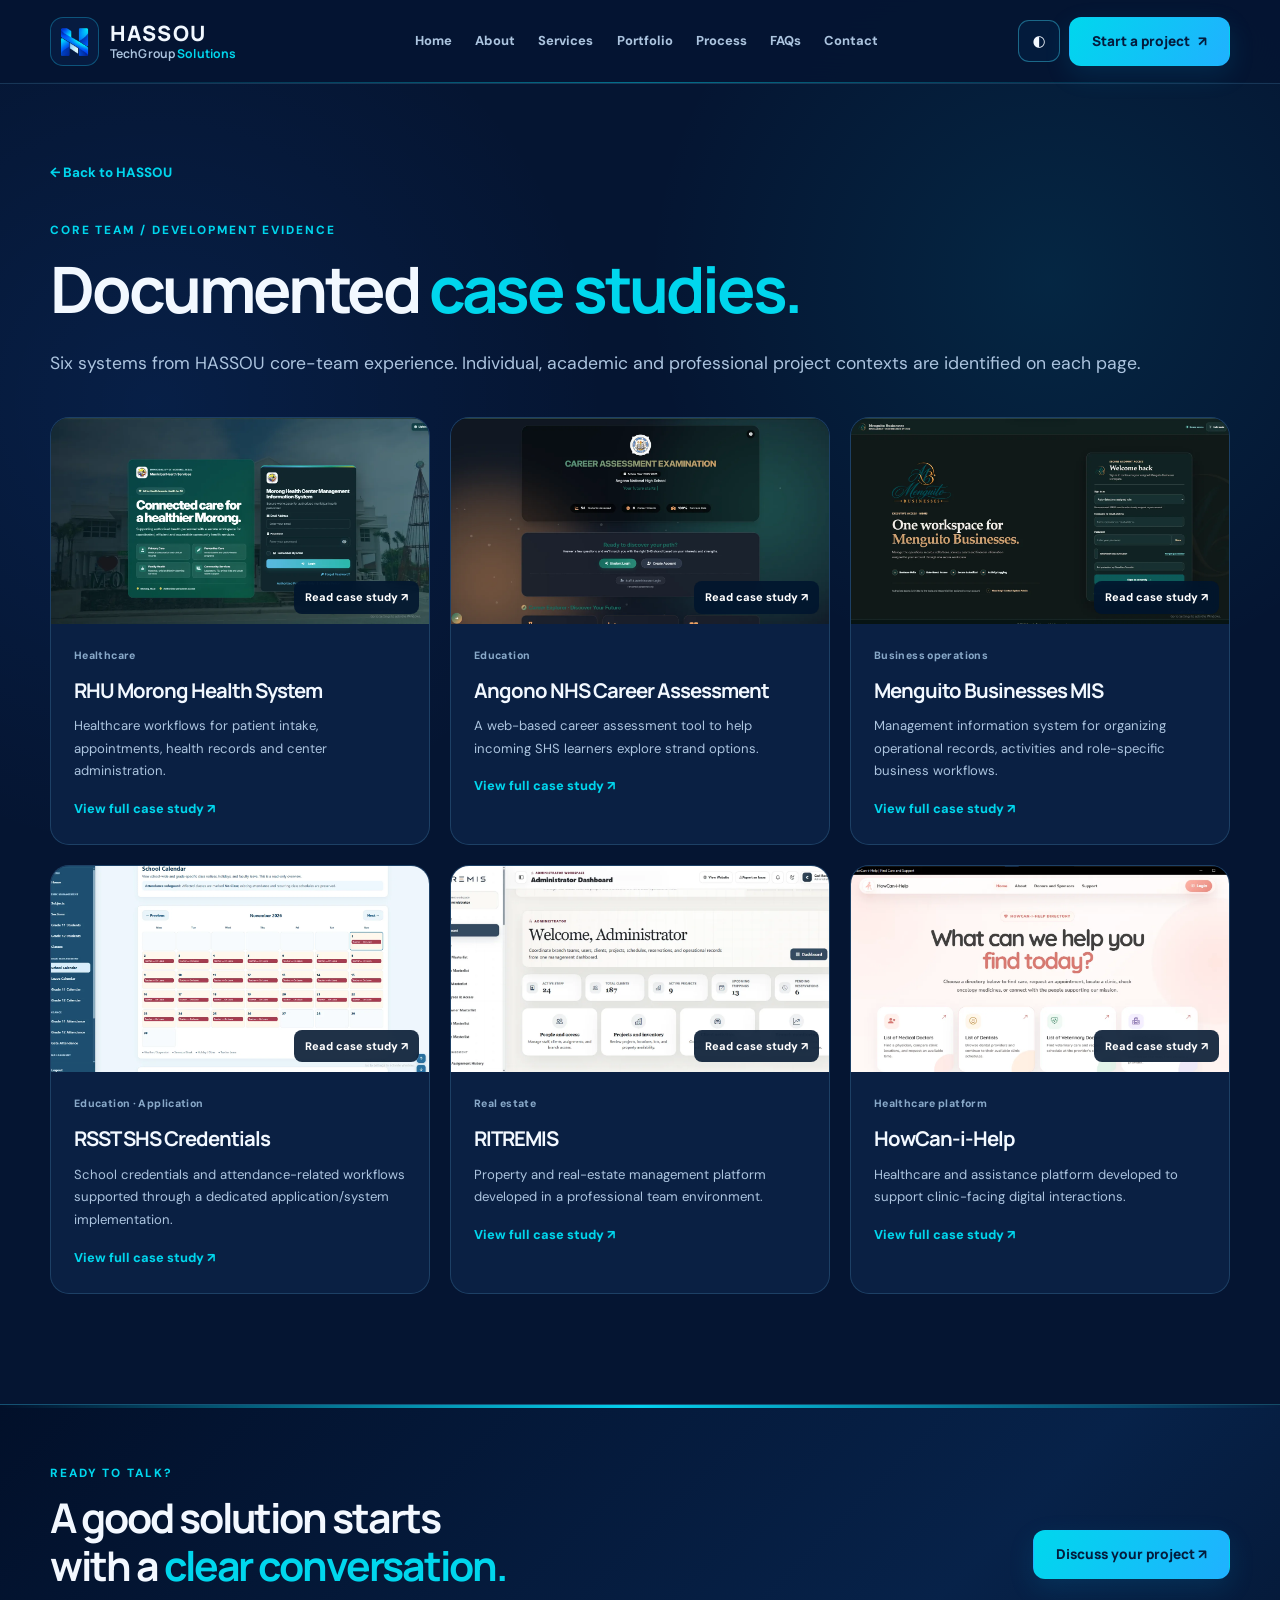
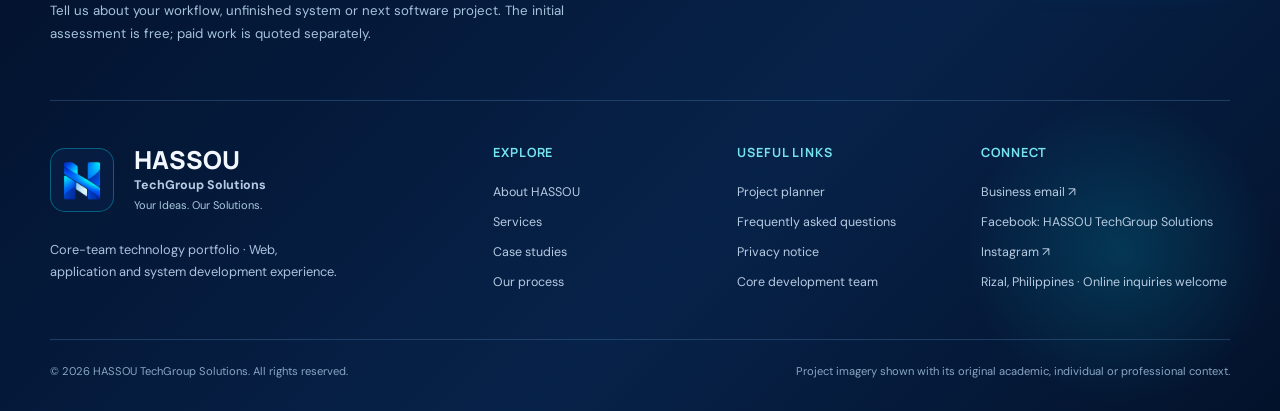
<file: case-studies/index.html>
<!DOCTYPE html>
<html data-theme="dark" lang="en"><head><meta charset="utf-8"/><meta content="width=device-width,initial-scale=1" name="viewport"/><meta content="#061a3d" name="theme-color"/><title>Case Studies | HASSOU TechGroup Solutions</title><meta content="Six documented system projects from HASSOU core-team experience." name="description"/><link href="https://hassou-techgroupsolutions.github.io/" rel="canonical"/><link href="../favicon.svg" rel="icon" type="image/svg+xml"/><link href="../favicon.ico" rel="icon" sizes="any"/><link href="../apple-touch-icon.png" rel="apple-touch-icon"/><link href="../site.webmanifest" rel="manifest"/><meta content="website" property="og:type"/><meta content="Case Studies | HASSOU TechGroup Solutions" property="og:title"/><meta content="Six documented system projects from HASSOU core-team experience." property="og:description"/><meta content="https://hassou-techgroupsolutions.github.io/assets/images/social-preview.jpg" property="og:image"/><meta content="summary_large_image" name="twitter:card"/><link href="https://fonts.googleapis.com" rel="preconnect"/><link crossorigin="" href="https://fonts.gstatic.com" rel="preconnect"/><link href="https://fonts.googleapis.com/css2?family=DM+Sans:wght@400;500;600;700;800&amp;family=Manrope:wght@400;500;600;700;800&amp;display=swap" rel="stylesheet"/><link href="../assets/css/style.css?v=20261102qa" rel="stylesheet"/><script defer="" src="../assets/js/app.js?v=20261102qa"></script></head><body><a class="skip" href="#main">Skip to content</a><header class="site-header" id="siteHeader"><div class="head-inner wrap"><a aria-label="HASSOU TechGroup Solutions home" class="brand" href="../index.html#home"><img alt="" height="46" src="../assets/images/hassou-mark.webp" width="46"/><span><strong>HASSOU</strong><small>TechGroup <b>Solutions</b></small></span></a><nav aria-label="Primary navigation" class="main-nav" id="primaryNav"><a href="../index.html#home">Home</a><a href="../index.html#about">About</a><a href="../index.html#services">Services</a><a href="../index.html#portfolio">Portfolio</a><a href="../index.html#process">Process</a><a href="../index.html#faq">FAQs</a><a href="../index.html#contact">Contact</a></nav><div class="nav-actions"><button aria-label="Toggle light or dark theme" class="theme-toggle icon-button" data-theme-toggle="" title="Toggle theme" type="button"><span aria-hidden="true">◐</span></button><a class="btn btn-primary nav-cta" href="../index.html#contact">Start a project <span aria-hidden="true">↗</span></a><button aria-controls="primaryNav" aria-expanded="false" aria-label="Open navigation menu" class="menu-toggle icon-button" type="button"><span aria-hidden="true">☰</span></button></div></div></header><main class="case-index-page wrap" id="main"><a class="back-link" href="../index.html#portfolio">← Back to HASSOU</a><div class="eyebrow">CORE TEAM / DEVELOPMENT EVIDENCE</div><h1>Documented <span>case studies.</span></h1><p class="section-lead">Six systems from HASSOU core-team experience. Individual, academic and professional project contexts are identified on each page.</p><div class="project-grid"><article class="project-card"><a class="project-image" href="rhu-morong.html"><img alt="Actual interface from RHU Morong Health System" src="../assets/projects/rhu-morong-1.webp"/><span class="image-overlay">Read case study ↗</span></a><div class="project-body"><div class="project-meta"><span>Healthcare</span></div><h3>RHU Morong Health System</h3><p>Healthcare workflows for patient intake, appointments, health records and center administration.</p><a class="text-arrow" href="rhu-morong.html">View full case study ↗</a></div></article><article class="project-card"><a class="project-image" href="angono-career.html"><img alt="Actual interface from Angono NHS Career Assessment" src="../assets/projects/angono-career-1.webp"/><span class="image-overlay">Read case study ↗</span></a><div class="project-body"><div class="project-meta"><span>Education</span></div><h3>Angono NHS Career Assessment</h3><p>A web-based career assessment tool to help incoming SHS learners explore strand options.</p><a class="text-arrow" href="angono-career.html">View full case study ↗</a></div></article><article class="project-card"><a class="project-image" href="mbmis.html"><img alt="Actual interface from Menguito Businesses MIS" src="../assets/projects/mbmis-1.webp"/><span class="image-overlay">Read case study ↗</span></a><div class="project-body"><div class="project-meta"><span>Business operations</span></div><h3>Menguito Businesses MIS</h3><p>Management information system for organizing operational records, activities and role-specific business workflows.</p><a class="text-arrow" href="mbmis.html">View full case study ↗</a></div></article><article class="project-card"><a class="project-image" href="rsst-credentials.html"><img alt="Actual interface from RSST SHS Credentials" src="../assets/projects/rsst-credentials-1.webp"/><span class="image-overlay">Read case study ↗</span></a><div class="project-body"><div class="project-meta"><span>Education · Application</span></div><h3>RSST SHS Credentials</h3><p>School credentials and attendance-related workflows supported through a dedicated application/system implementation.</p><a class="text-arrow" href="rsst-credentials.html">View full case study ↗</a></div></article><article class="project-card"><a class="project-image" href="ritremis.html"><img alt="Actual interface from RITREMIS" src="../assets/projects/ritremis-1.webp"/><span class="image-overlay">Read case study ↗</span></a><div class="project-body"><div class="project-meta"><span>Real estate</span></div><h3>RITREMIS</h3><p>Property and real-estate management platform developed in a professional team environment.</p><a class="text-arrow" href="ritremis.html">View full case study ↗</a></div></article><article class="project-card"><a class="project-image" href="howcan-help.html"><img alt="Actual interface from HowCan-i-Help" src="../assets/projects/howcan-help-1.webp"/><span class="image-overlay">Read case study ↗</span></a><div class="project-body"><div class="project-meta"><span>Healthcare platform</span></div><h3>HowCan-i-Help</h3><p>Healthcare and assistance platform developed to support clinic-facing digital interactions.</p><a class="text-arrow" href="howcan-help.html">View full case study ↗</a></div></article></div></main><footer class="footer"><div class="wrap"><div class="footer-top"><div><div class="eyebrow">READY TO TALK?</div><h2>A good solution starts<br/>with a <em>clear conversation.</em></h2><p>Tell us about your workflow, unfinished system or next software project. The initial assessment is free; paid work is quoted separately.</p></div><a class="btn btn-primary" href="../index.html#contact">Discuss your project ↗</a></div><div class="footer-grid"><div class="footer-brand"><img alt="" height="64" src="../assets/images/hassou-mark.webp" width="64"/><div><strong>HASSOU</strong><span>TechGroup Solutions</span><small>Your Ideas. Our Solutions.</small></div><p>Core-team technology portfolio · Web, application and system development experience.</p></div><div><h3>Explore</h3><a href="../index.html#about">About HASSOU</a><a href="../index.html#services">Services</a><a href="../case-studies/">Case studies</a><a href="../index.html#process">Our process</a></div><div><h3>Useful links</h3><a href="../index.html#planner">Project planner</a><a href="../index.html#faq">Frequently asked questions</a><a href="../privacy.html">Privacy notice</a><a href="../index.html#team">Core development team</a></div><div><h3>Connect</h3><a href="mailto:tgroupsolutions.dev2026@gmail.com">Business email ↗</a><span>Facebook: HASSOU TechGroup Solutions</span><a href="https://www.instagram.com/hassoutechgroupsolutions/" rel="noopener noreferrer" target="_blank">Instagram ↗</a><span>Rizal, Philippines · Online inquiries welcome</span></div></div><div class="footer-bottom"><span>© 2026 HASSOU TechGroup Solutions. All rights reserved.</span><span>Project imagery shown with its original academic, individual or professional context.</span></div></div></footer></body></html>
</file>
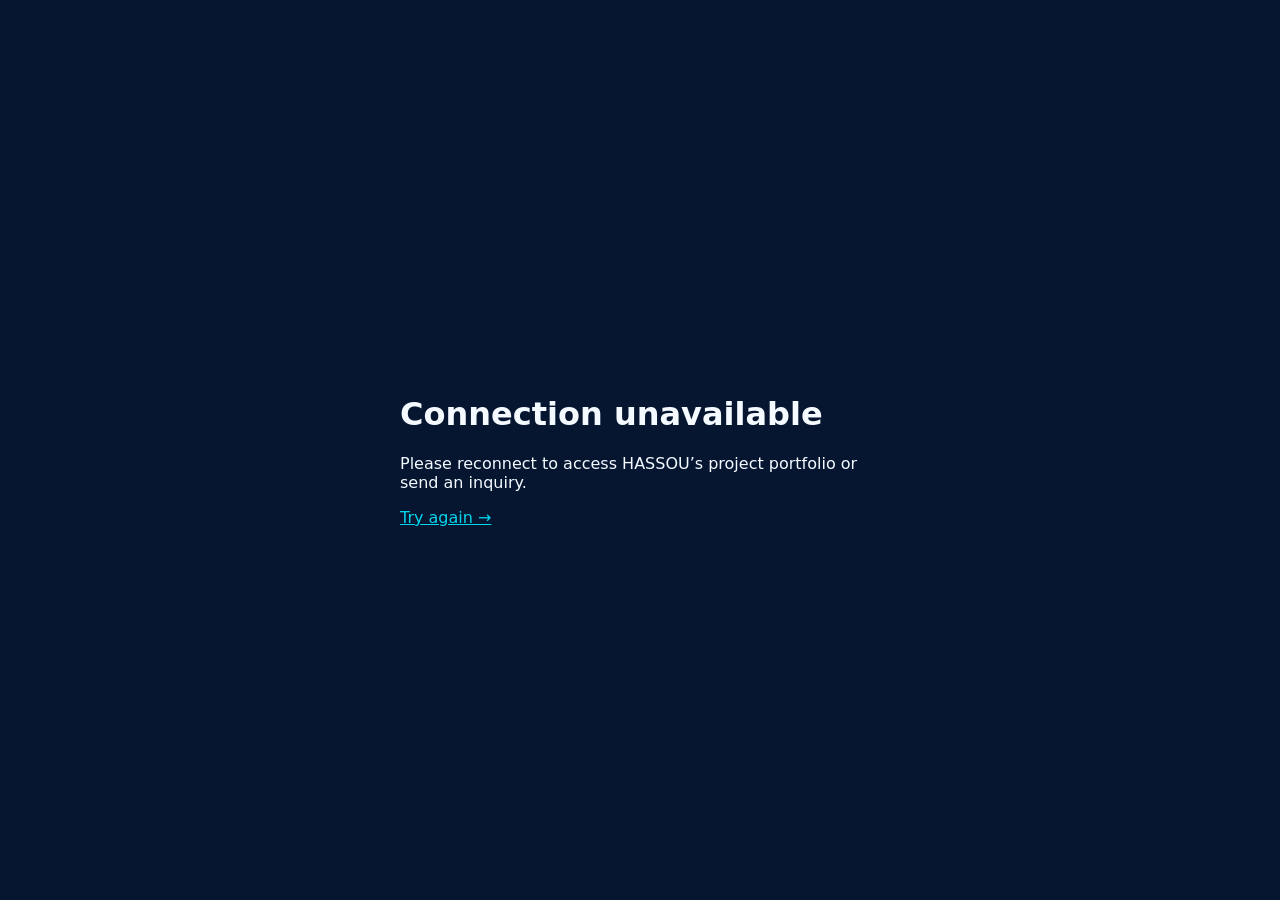
<file: offline.html>
<!DOCTYPE html>
<html lang="en"><head><meta charset="utf-8"/><meta content="width=device-width,initial-scale=1" name="viewport"/><title>HASSOU — Offline</title><style>body{margin:0;min-height:100vh;display:grid;place-items:center;background:#061631;color:#f4faff;font:16px system-ui}main{padding:30px;max-width:480px}a{color:#00d6ed}</style></head><body><main><h1>Connection unavailable</h1><p>Please reconnect to access HASSOU’s project portfolio or send an inquiry.</p><a href="/">Try again →</a></main></body></html>
</file>
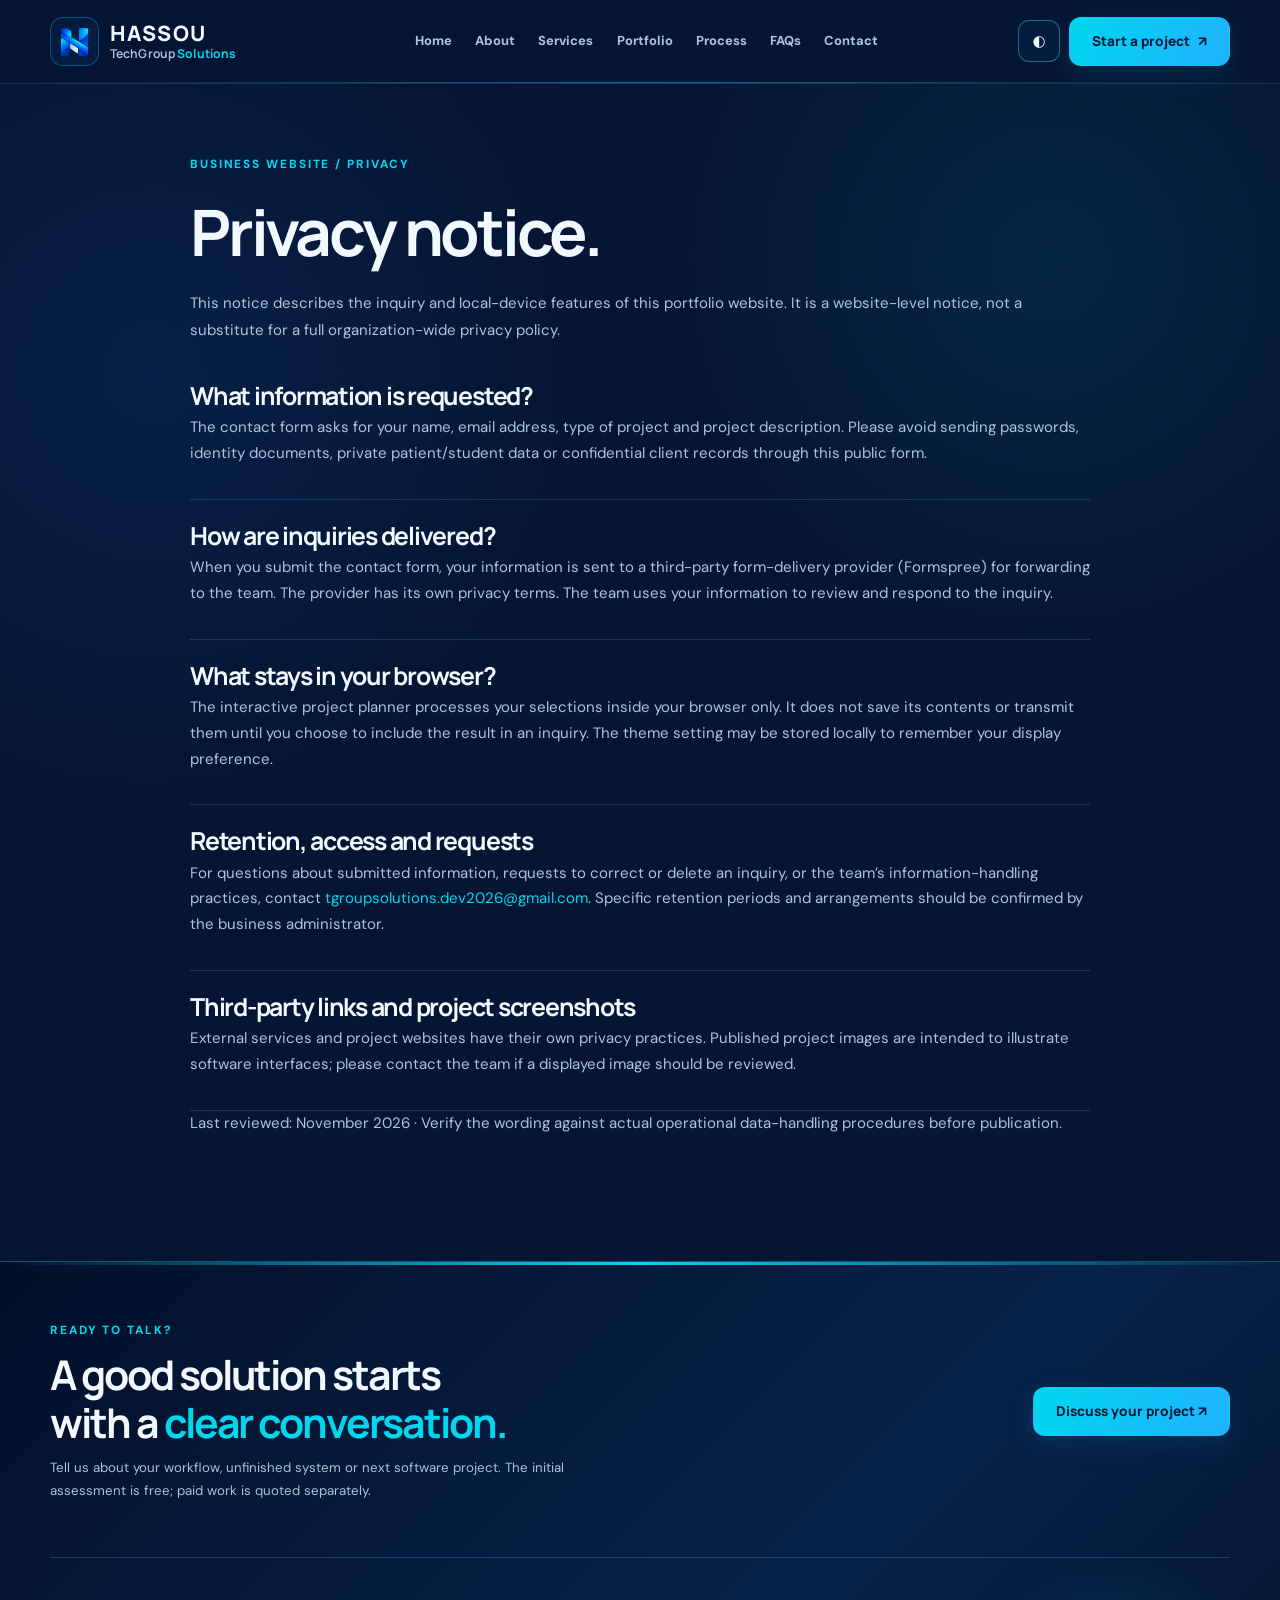
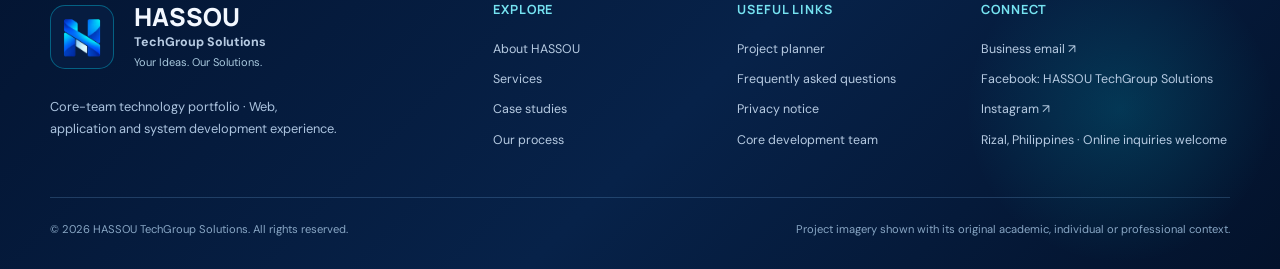
<file: privacy.html>
<!DOCTYPE html>
<html data-theme="dark" lang="en"><head><meta charset="utf-8"/><meta content="width=device-width,initial-scale=1" name="viewport"/><meta content="#061a3d" name="theme-color"/><title>Privacy Notice | HASSOU TechGroup Solutions</title><meta content="How HASSOU handles portfolio inquiries and local project planner inputs." name="description"/><link href="https://hassou-techgroupsolutions.github.io/" rel="canonical"/><link href="favicon.svg" rel="icon" type="image/svg+xml"/><link href="favicon.ico" rel="icon" sizes="any"/><link href="apple-touch-icon.png" rel="apple-touch-icon"/><link href="site.webmanifest" rel="manifest"/><meta content="website" property="og:type"/><meta content="Privacy Notice | HASSOU TechGroup Solutions" property="og:title"/><meta content="How HASSOU handles portfolio inquiries and local project planner inputs." property="og:description"/><meta content="https://hassou-techgroupsolutions.github.io/assets/images/social-preview.jpg" property="og:image"/><meta content="summary_large_image" name="twitter:card"/><link href="https://fonts.googleapis.com" rel="preconnect"/><link crossorigin="" href="https://fonts.gstatic.com" rel="preconnect"/><link href="https://fonts.googleapis.com/css2?family=DM+Sans:wght@400;500;600;700;800&amp;family=Manrope:wght@400;500;600;700;800&amp;display=swap" rel="stylesheet"/><link href="assets/css/style.css?v=20261102qa" rel="stylesheet"/><script defer="" src="assets/js/app.js?v=20261102qa"></script></head><body><a class="skip" href="#main">Skip to content</a><header class="site-header" id="siteHeader"><div class="head-inner wrap"><a aria-label="HASSOU TechGroup Solutions home" class="brand" href="index.html#home"><img alt="" height="46" src="assets/images/hassou-mark.webp" width="46"/><span><strong>HASSOU</strong><small>TechGroup <b>Solutions</b></small></span></a><nav aria-label="Primary navigation" class="main-nav" id="primaryNav"><a href="index.html#home">Home</a><a href="index.html#about">About</a><a href="index.html#services">Services</a><a href="index.html#portfolio">Portfolio</a><a href="index.html#process">Process</a><a href="index.html#faq">FAQs</a><a href="index.html#contact">Contact</a></nav><div class="nav-actions"><button aria-label="Toggle light or dark theme" class="theme-toggle icon-button" data-theme-toggle="" title="Toggle theme" type="button"><span aria-hidden="true">◐</span></button><a class="btn btn-primary nav-cta" href="index.html#contact">Start a project <span aria-hidden="true">↗</span></a><button aria-controls="primaryNav" aria-expanded="false" aria-label="Open navigation menu" class="menu-toggle icon-button" type="button"><span aria-hidden="true">☰</span></button></div></div></header><main class="policy-page wrap" id="main"><div class="eyebrow">BUSINESS WEBSITE / PRIVACY</div><h1>Privacy notice.</h1><p class="section-lead">This notice describes the inquiry and local-device features of this portfolio website. It is a website-level notice, not a substitute for a full organization-wide privacy policy.</p><section><h2>What information is requested?</h2><p>The contact form asks for your name, email address, type of project and project description. Please avoid sending passwords, identity documents, private patient/student data or confidential client records through this public form.</p></section><section><h2>How are inquiries delivered?</h2><p>When you submit the contact form, your information is sent to a third-party form-delivery provider (Formspree) for forwarding to the team. The provider has its own privacy terms. The team uses your information to review and respond to the inquiry.</p></section><section><h2>What stays in your browser?</h2><p>The interactive project planner processes your selections inside your browser only. It does not save its contents or transmit them until you choose to include the result in an inquiry. The theme setting may be stored locally to remember your display preference.</p></section><section><h2>Retention, access and requests</h2><p>For questions about submitted information, requests to correct or delete an inquiry, or the team’s information-handling practices, contact <a href="mailto:tgroupsolutions.dev2026@gmail.com">tgroupsolutions.dev2026@gmail.com</a>. Specific retention periods and arrangements should be confirmed by the business administrator.</p></section><section><h2>Third-party links and project screenshots</h2><p>External services and project websites have their own privacy practices. Published project images are intended to illustrate software interfaces; please contact the team if a displayed image should be reviewed.</p></section><p class="muted small">Last reviewed: November 2026 · Verify the wording against actual operational data-handling procedures before publication.</p></main><footer class="footer"><div class="wrap"><div class="footer-top"><div><div class="eyebrow">READY TO TALK?</div><h2>A good solution starts<br/>with a <em>clear conversation.</em></h2><p>Tell us about your workflow, unfinished system or next software project. The initial assessment is free; paid work is quoted separately.</p></div><a class="btn btn-primary" href="index.html#contact">Discuss your project ↗</a></div><div class="footer-grid"><div class="footer-brand"><img alt="" height="64" src="assets/images/hassou-mark.webp" width="64"/><div><strong>HASSOU</strong><span>TechGroup Solutions</span><small>Your Ideas. Our Solutions.</small></div><p>Core-team technology portfolio · Web, application and system development experience.</p></div><div><h3>Explore</h3><a href="index.html#about">About HASSOU</a><a href="index.html#services">Services</a><a href="case-studies/">Case studies</a><a href="index.html#process">Our process</a></div><div><h3>Useful links</h3><a href="index.html#planner">Project planner</a><a href="index.html#faq">Frequently asked questions</a><a href="privacy.html">Privacy notice</a><a href="index.html#team">Core development team</a></div><div><h3>Connect</h3><a href="mailto:tgroupsolutions.dev2026@gmail.com">Business email ↗</a><span>Facebook: HASSOU TechGroup Solutions</span><a href="https://www.instagram.com/hassoutechgroupsolutions/" rel="noopener noreferrer" target="_blank">Instagram ↗</a><span>Rizal, Philippines · Online inquiries welcome</span></div></div><div class="footer-bottom"><span>© 2026 HASSOU TechGroup Solutions. All rights reserved.</span><span>Project imagery shown with its original academic, individual or professional context.</span></div></div></footer></body></html>
</file>
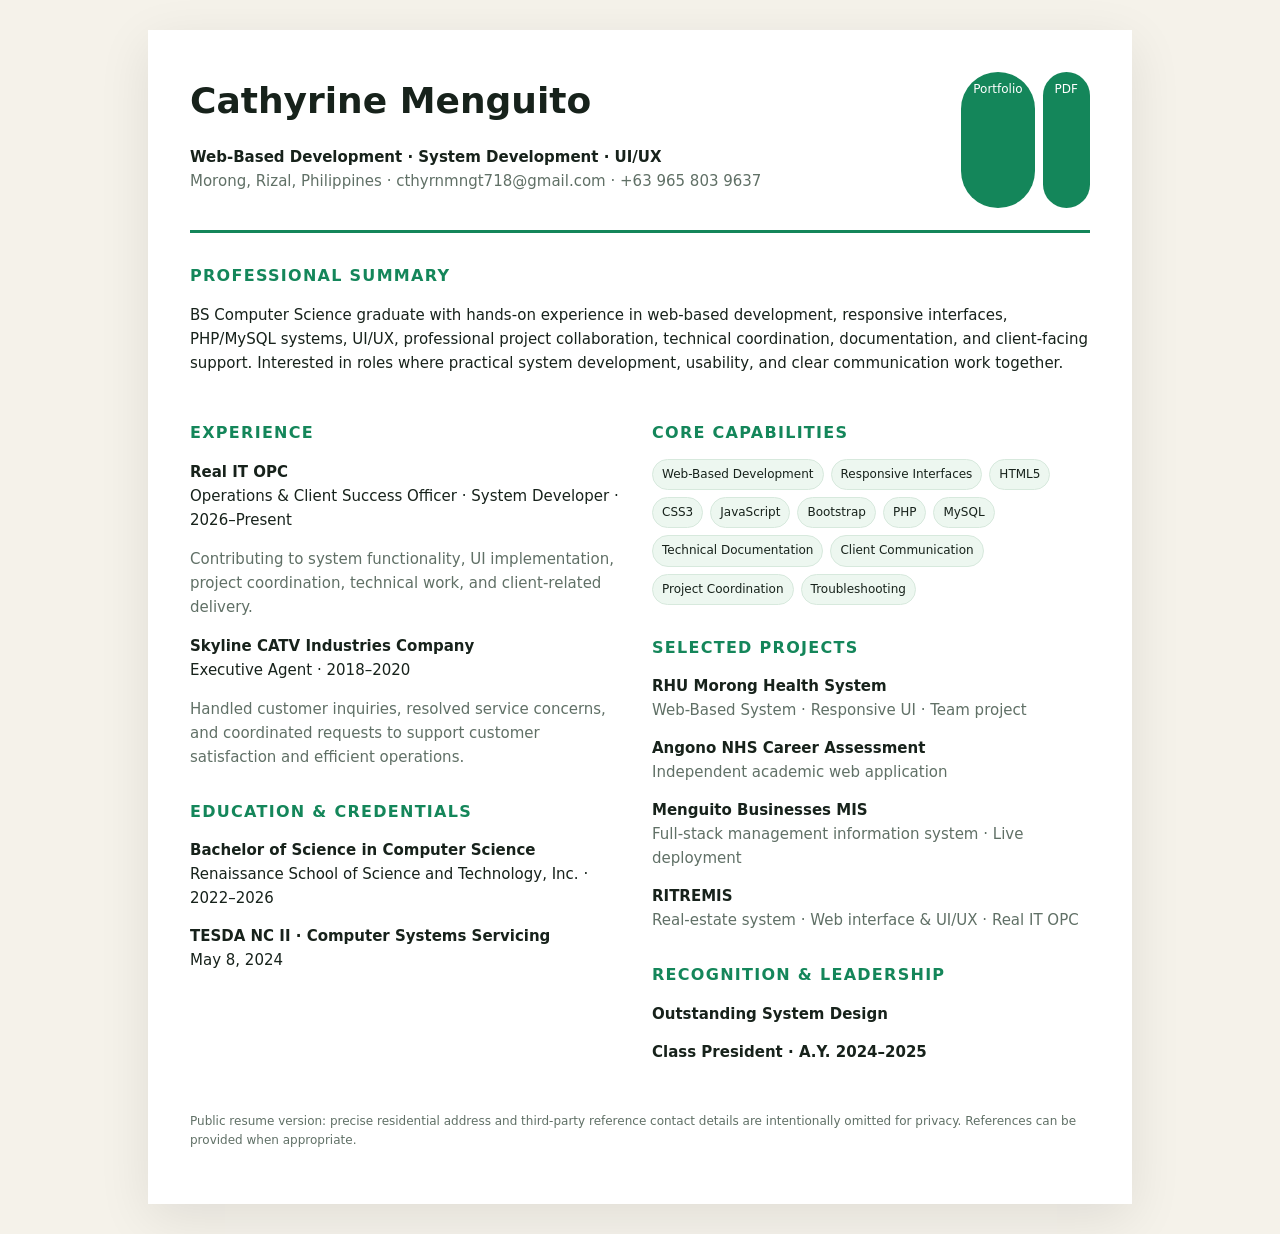
<file: resume.html>
<!doctype html><html lang="en"><head><meta charset="utf-8"><meta name="viewport" content="width=device-width,initial-scale=1,viewport-fit=cover"><title>Cathyrine Menguito | Public Resume</title><link rel="canonical" href="https://cthyrnmngt718.github.io/resume.html"><meta name="description" content="Public resume of Cathyrine Menguito — web-based development, system development, UI/UX, technical coordination, and client support."><style>body{margin:0;background:#f5f2ea;color:#17221b;font:15px/1.6 system-ui,-apple-system,sans-serif}.page{width:min(900px,calc(100% - 28px));margin:30px auto;background:#fff;padding:42px;box-shadow:0 14px 50px rgba(0,0,0,.09)}header{display:flex;justify-content:space-between;gap:20px;border-bottom:3px solid #14865a;padding-bottom:22px}h1{font-size:36px;margin:0}h2{font-size:16px;color:#14865a;text-transform:uppercase;letter-spacing:.08em;margin-top:30px}.muted{color:#607066}.grid{display:grid;grid-template-columns:1fr 1fr;gap:24px}.item{margin:14px 0}.item strong{display:block}.skills{display:flex;flex-wrap:wrap;gap:7px}.skills span{background:#edf7f0;border:1px solid #d7e9dd;border-radius:999px;padding:5px 9px;font-size:12px}.actions{display:flex;gap:8px;flex-wrap:wrap}.actions a{padding:8px 12px;border-radius:999px;background:#14865a;color:white;text-decoration:none;font-size:12px}@media(max-width:650px){.page{padding:24px}.grid{grid-template-columns:1fr}header{flex-direction:column}}@media print{body{background:#fff}.page{box-shadow:none;margin:0;width:auto;padding:0}.actions{display:none}}</style></head><body><main class="page"><header><div><h1>Cathyrine Menguito</h1><p><strong>Web-Based Development · System Development · UI/UX</strong><br><span class="muted">Morong, Rizal, Philippines · cthyrnmngt718@gmail.com · +63 965 803 9637</span></p></div><div class="actions"><a href="https://cthyrnmngt718.github.io/">Portfolio</a><a href="assets/docs/Cathyrine-Menguito-Public-Resume.pdf" download>PDF</a></div></header><h2>Professional Summary</h2><p>BS Computer Science graduate with hands-on experience in web-based development, responsive interfaces, PHP/MySQL systems, UI/UX, professional project collaboration, technical coordination, documentation, and client-facing support. Interested in roles where practical system development, usability, and clear communication work together.</p><div class="grid"><div><h2>Experience</h2><div class="item"><strong>Real IT OPC</strong><span>Operations & Client Success Officer · System Developer · 2026–Present</span><p class="muted">Contributing to system functionality, UI implementation, project coordination, technical work, and client-related delivery.</p></div><div class="item"><strong>Skyline CATV Industries Company</strong><span>Executive Agent · 2018–2020</span><p class="muted">Handled customer inquiries, resolved service concerns, and coordinated requests to support customer satisfaction and efficient operations.</p></div><h2>Education & Credentials</h2><div class="item"><strong>Bachelor of Science in Computer Science</strong><span>Renaissance School of Science and Technology, Inc. · 2022–2026</span></div><div class="item"><strong>TESDA NC II · Computer Systems Servicing</strong><span>May 8, 2024</span></div></div><div><h2>Core Capabilities</h2><div class="skills"><span>Web-Based Development</span><span>Responsive Interfaces</span><span>HTML5</span><span>CSS3</span><span>JavaScript</span><span>Bootstrap</span><span>PHP</span><span>MySQL</span><span>Technical Documentation</span><span>Client Communication</span><span>Project Coordination</span><span>Troubleshooting</span></div><h2>Selected Projects</h2><div class="item"><strong>RHU Morong Health System</strong><span class="muted">Web-Based System · Responsive UI · Team project</span></div><div class="item"><strong>Angono NHS Career Assessment</strong><span class="muted">Independent academic web application</span></div><div class="item"><strong>Menguito Businesses MIS</strong><span class="muted">Full-stack management information system · Live deployment</span></div><div class="item"><strong>RITREMIS</strong><span class="muted">Real-estate system · Web interface & UI/UX · Real IT OPC</span></div><h2>Recognition & Leadership</h2><div class="item"><strong>Outstanding System Design</strong></div><div class="item"><strong>Class President · A.Y. 2024–2025</strong></div></div></div><p class="muted" style="margin-top:34px;font-size:12px">Public resume version: precise residential address and third-party reference contact details are intentionally omitted for privacy. References can be provided when appropriate.</p></main></body></html>
</file>
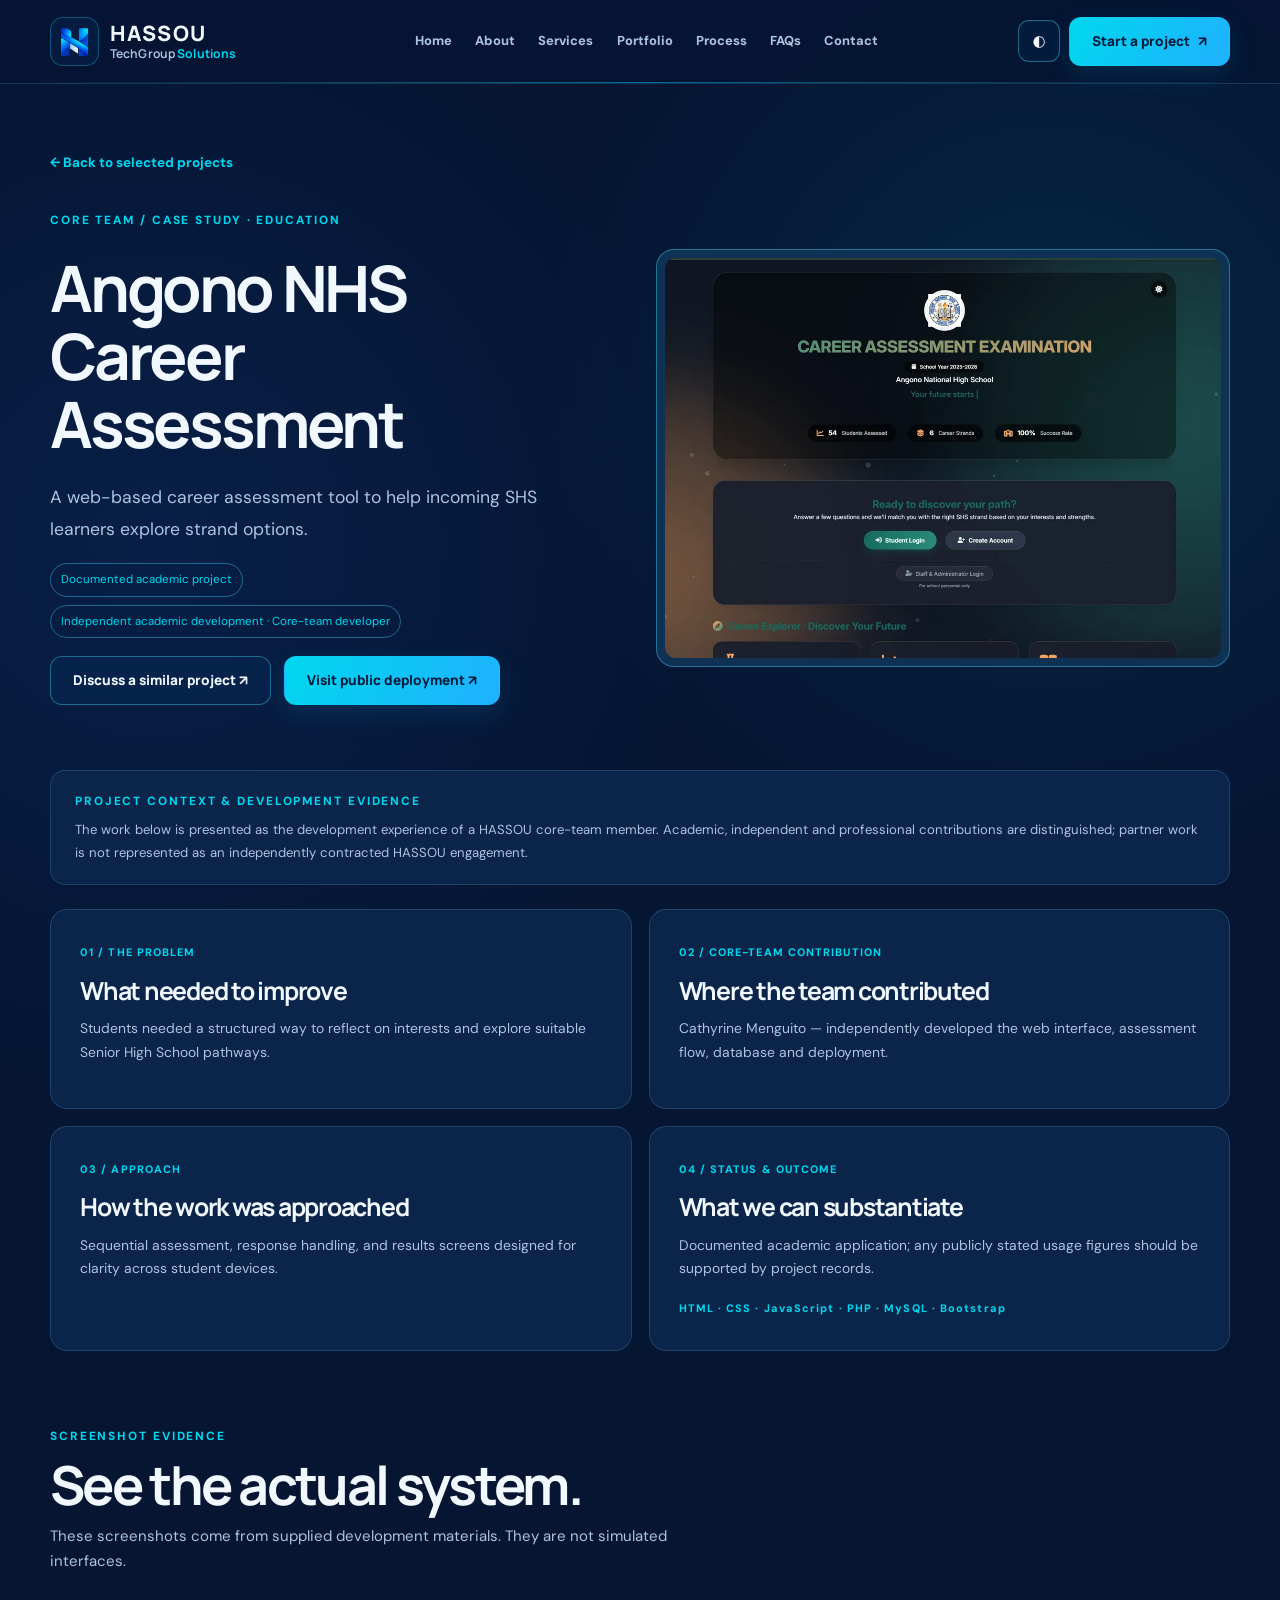
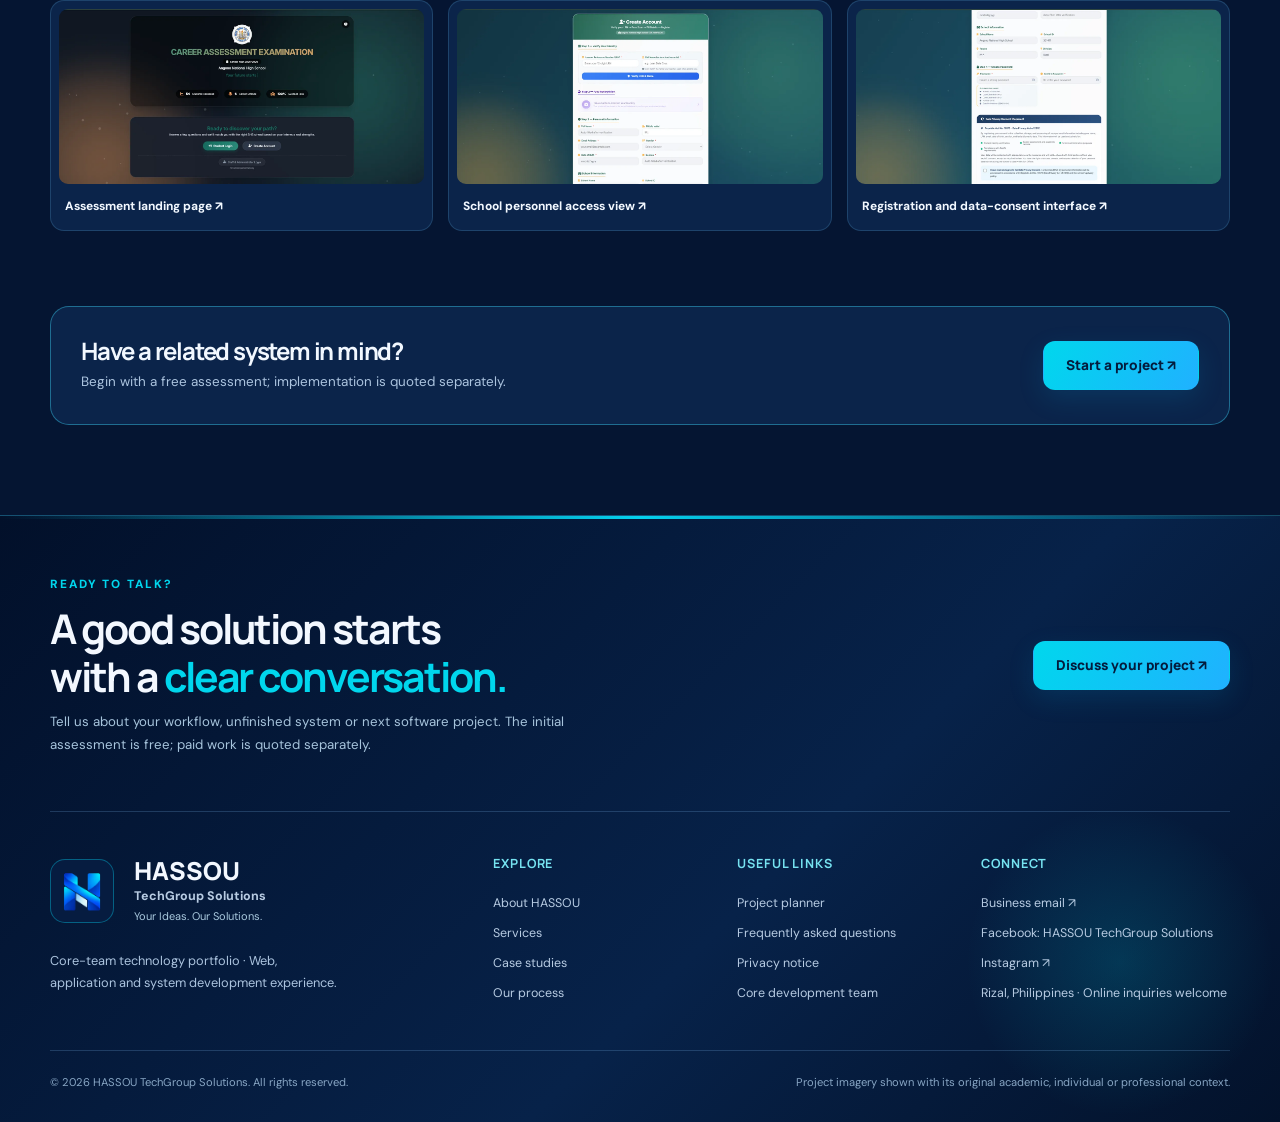
<file: case-studies/angono-career.html>
<!DOCTYPE html>
<html data-theme="dark" lang="en"><head><meta charset="utf-8"/><meta content="width=device-width,initial-scale=1" name="viewport"/><meta content="#061a3d" name="theme-color"/><title>Angono NHS Career Assessment | HASSOU TechGroup Solutions</title><meta content="A web-based career assessment tool to help incoming SHS learners explore strand options." name="description"/><link href="https://hassou-techgroupsolutions.github.io/case-studies/angono-career.html" rel="canonical"/><link href="../favicon.svg" rel="icon" type="image/svg+xml"/><link href="../favicon.ico" rel="icon" sizes="any"/><link href="../apple-touch-icon.png" rel="apple-touch-icon"/><link href="../site.webmanifest" rel="manifest"/><meta content="website" property="og:type"/><meta content="Angono NHS Career Assessment | HASSOU TechGroup Solutions" property="og:title"/><meta content="A web-based career assessment tool to help incoming SHS learners explore strand options." property="og:description"/><meta content="https://hassou-techgroupsolutions.github.io/assets/images/share-angono-career.jpg" property="og:image"/><meta content="summary_large_image" name="twitter:card"/><link href="https://fonts.googleapis.com" rel="preconnect"/><link crossorigin="" href="https://fonts.gstatic.com" rel="preconnect"/><link href="https://fonts.googleapis.com/css2?family=DM+Sans:wght@400;500;600;700;800&amp;family=Manrope:wght@400;500;600;700;800&amp;display=swap" rel="stylesheet"/><link href="../assets/css/style.css?v=20261102qa" rel="stylesheet"/><script defer="" src="../assets/js/app.js?v=20261102qa"></script></head><body><a class="skip" href="#main">Skip to content</a><header class="site-header" id="siteHeader"><div class="head-inner wrap"><a aria-label="HASSOU TechGroup Solutions home" class="brand" href="../index.html#home"><img alt="" height="46" src="../assets/images/hassou-mark.webp" width="46"/><span><strong>HASSOU</strong><small>TechGroup <b>Solutions</b></small></span></a><nav aria-label="Primary navigation" class="main-nav" id="primaryNav"><a href="../index.html#home">Home</a><a href="../index.html#about">About</a><a href="../index.html#services">Services</a><a href="../index.html#portfolio">Portfolio</a><a href="../index.html#process">Process</a><a href="../index.html#faq">FAQs</a><a href="../index.html#contact">Contact</a></nav><div class="nav-actions"><button aria-label="Toggle light or dark theme" class="theme-toggle icon-button" data-theme-toggle="" title="Toggle theme" type="button"><span aria-hidden="true">◐</span></button><a class="btn btn-primary nav-cta" href="../index.html#contact">Start a project <span aria-hidden="true">↗</span></a><button aria-controls="primaryNav" aria-expanded="false" aria-label="Open navigation menu" class="menu-toggle icon-button" type="button"><span aria-hidden="true">☰</span></button></div></div></header><main class="case-page" id="main"><div class="wrap"><a class="back-link" href="../index.html#portfolio">← Back to selected projects</a><div class="case-hero"><div><div class="eyebrow">CORE TEAM / CASE STUDY · EDUCATION</div><h1>Angono NHS Career Assessment</h1><p class="section-lead">A web-based career assessment tool to help incoming SHS learners explore strand options.</p><div class="case-status"><span>Documented academic project</span><span>Independent academic development · Core-team developer</span></div><div class="button-group"><a class="btn btn-outline" href="../index.html#contact">Discuss a similar project ↗</a><a class="btn btn-primary" href="https://angononhs-onlinecareerassessment.online/" rel="noopener noreferrer" target="_blank">Visit public deployment ↗</a></div></div><div class="case-cover"><img alt="Genuine screenshot from Angono NHS Career Assessment" height="560" src="../assets/projects/angono-career-1.webp" width="900"/></div></div><div class="case-proof"><div class="eyebrow">PROJECT CONTEXT &amp; DEVELOPMENT EVIDENCE</div><p>The work below is presented as the development experience of a HASSOU core-team member. Academic, independent and professional contributions are distinguished; partner work is not represented as an independently contracted HASSOU engagement.</p></div><div class="case-info"><article><small>01 / THE PROBLEM</small><h2>What needed to improve</h2><p>Students needed a structured way to reflect on interests and explore suitable Senior High School pathways.</p></article><article><small>02 / CORE-TEAM CONTRIBUTION</small><h2>Where the team contributed</h2><p>Cathyrine Menguito — independently developed the web interface, assessment flow, database and deployment.</p></article><article><small>03 / APPROACH</small><h2>How the work was approached</h2><p>Sequential assessment, response handling, and results screens designed for clarity across student devices.</p></article><article><small>04 / STATUS &amp; OUTCOME</small><h2>What we can substantiate</h2><p>Documented academic application; any publicly stated usage figures should be supported by project records.</p><small class="tech-stack">HTML · CSS · JavaScript · PHP · MySQL · Bootstrap</small></article></div><div class="case-gallery"><div class="eyebrow">SCREENSHOT EVIDENCE</div><h2>See the actual system.</h2><p>These screenshots come from supplied development materials. They are not simulated interfaces.</p><div class="case-gallery-grid"><button aria-label="Open Assessment landing page" class="case-shot" data-gallery="angono-career" data-index="0" type="button"><img alt="Assessment landing page" height="600" loading="lazy" src="../assets/projects/angono-career-1.webp" width="900"/><span>Assessment landing page ↗</span></button><button aria-label="Open School personnel access view" class="case-shot" data-gallery="angono-career" data-index="1" type="button"><img alt="School personnel access view" height="600" loading="lazy" src="../assets/projects/angono-career-2.webp" width="900"/><span>School personnel access view ↗</span></button><button aria-label="Open Registration and data-consent interface" class="case-shot" data-gallery="angono-career" data-index="2" type="button"><img alt="Registration and data-consent interface" height="600" loading="lazy" src="../assets/projects/angono-career-3.webp" width="900"/><span>Registration and data-consent interface ↗</span></button></div></div><div class="case-cta"><div><h2>Have a related system in mind?</h2><p>Begin with a free assessment; implementation is quoted separately.</p></div><a class="btn btn-primary" href="../index.html#contact">Start a project ↗</a></div></div></main><footer class="footer"><div class="wrap"><div class="footer-top"><div><div class="eyebrow">READY TO TALK?</div><h2>A good solution starts<br/>with a <em>clear conversation.</em></h2><p>Tell us about your workflow, unfinished system or next software project. The initial assessment is free; paid work is quoted separately.</p></div><a class="btn btn-primary" href="../index.html#contact">Discuss your project ↗</a></div><div class="footer-grid"><div class="footer-brand"><img alt="" height="64" src="../assets/images/hassou-mark.webp" width="64"/><div><strong>HASSOU</strong><span>TechGroup Solutions</span><small>Your Ideas. Our Solutions.</small></div><p>Core-team technology portfolio · Web, application and system development experience.</p></div><div><h3>Explore</h3><a href="../index.html#about">About HASSOU</a><a href="../index.html#services">Services</a><a href="../case-studies/">Case studies</a><a href="../index.html#process">Our process</a></div><div><h3>Useful links</h3><a href="../index.html#planner">Project planner</a><a href="../index.html#faq">Frequently asked questions</a><a href="../privacy.html">Privacy notice</a><a href="../index.html#team">Core development team</a></div><div><h3>Connect</h3><a href="mailto:tgroupsolutions.dev2026@gmail.com">Business email ↗</a><span>Facebook: HASSOU TechGroup Solutions</span><a href="https://www.instagram.com/hassoutechgroupsolutions/" rel="noopener noreferrer" target="_blank">Instagram ↗</a><span>Rizal, Philippines · Online inquiries welcome</span></div></div><div class="footer-bottom"><span>© 2026 HASSOU TechGroup Solutions. All rights reserved.</span><span>Project imagery shown with its original academic, individual or professional context.</span></div></div></footer><dialog class="gallery-dialog" id="galleryDialog"><div class="gallery-top"><div><small>ACTUAL SYSTEM SCREENSHOTS</small><h2 id="galleryTitle">Screenshots</h2></div><button aria-label="Close gallery" class="icon-button" id="galleryClose" type="button">✕</button></div><div class="gallery-stage"><button aria-label="Previous screenshot" id="galleryPrev" type="button">‹</button><img alt="Actual system interface" id="galleryImage"/><button aria-label="Next screenshot" id="galleryNext" type="button">›</button></div><div class="gallery-bottom"><p id="galleryCaption"></p><span id="galleryCount"></span></div><div class="gallery-thumbs" id="galleryThumbs"></div></dialog><script id="projectData" type="application/json">[{"slug": "angono-career", "name": "Angono NHS Career Assessment", "captions": ["Assessment landing page", "School personnel access view", "Registration and data-consent interface"], "images": ["../assets/projects/angono-career-1.webp", "../assets/projects/angono-career-2.webp", "../assets/projects/angono-career-3.webp"]}]</script></body></html>
</file>
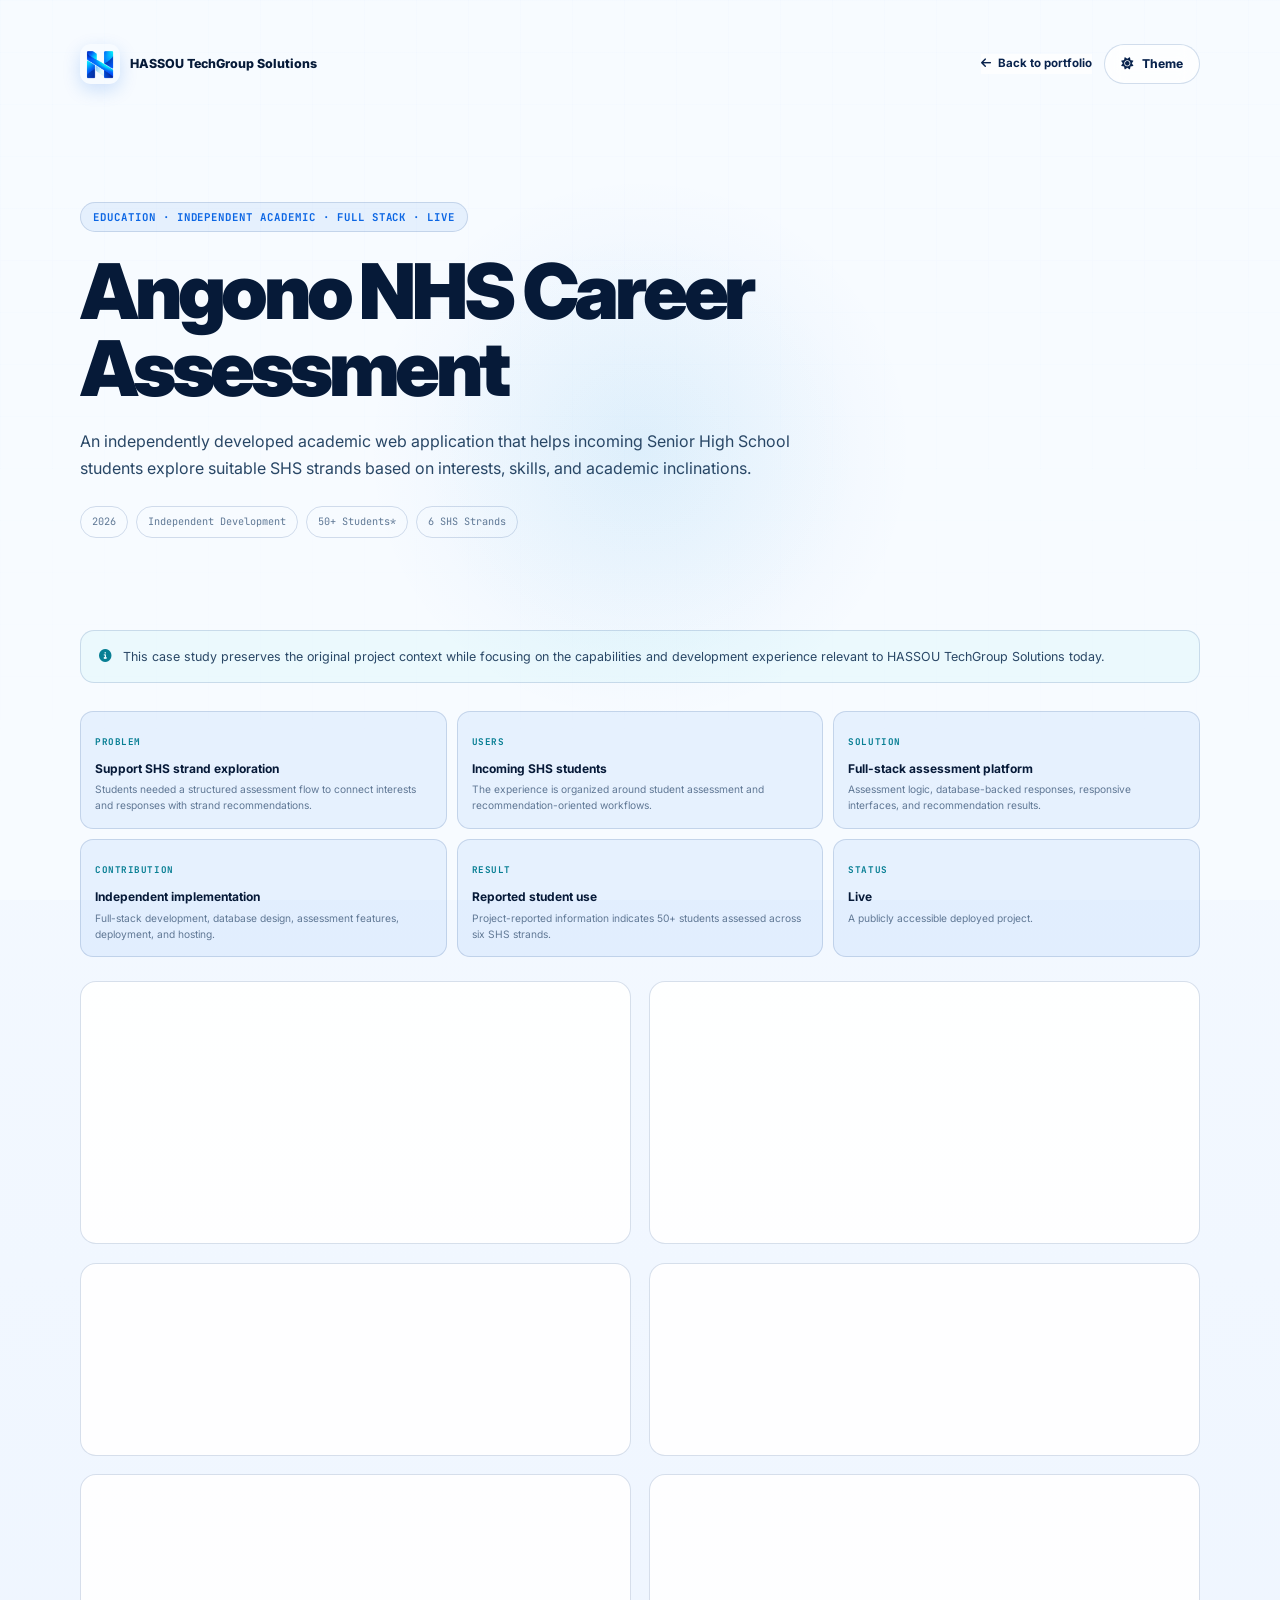
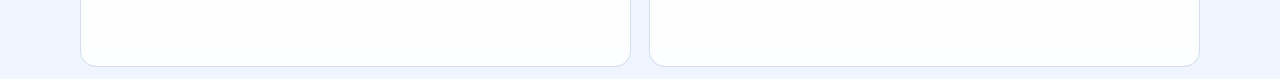
<file: case-studies/career-assessment.html>
<!DOCTYPE html>
<html lang="en" data-theme="dark">
<head>
    <meta charset="UTF-8" />
    <meta name="viewport" content="width=device-width, initial-scale=1.0" />
    <meta name="theme-color" content="#020817" />
    <title>Angono NHS Career Assessment · HASSOU TechGroup Solutions Case Study</title>
    <meta name="description" content="An independently developed academic web application that helps incoming Senior High School students explore suitable SHS strands based on interests, skills, and academic inclinations." />
    <link rel="canonical" href="https://cthyrnmngt718.github.io/tgroup_solutions.dev/case-studies/career-assessment.html" />
    <meta property="og:type" content="article" />
    <meta property="og:title" content="Angono NHS Career Assessment · HASSOU TechGroup Solutions" />
    <meta property="og:description" content="An independently developed academic web application that helps incoming Senior High School students explore suitable SHS strands based on interests, skills, and academic inclinations." />
    <meta property="og:url" content="https://cthyrnmngt718.github.io/tgroup_solutions.dev/case-studies/career-assessment.html" />
    <meta property="og:image" content="https://cthyrnmngt718.github.io/tgroup_solutions.dev/images/social-preview.jpg" />
    <meta name="twitter:card" content="summary_large_image" />
    <link rel="icon" href="../favicon.ico" sizes="any" />
    <link rel="icon" href="../favicon.svg" type="image/svg+xml" />
    <link rel="icon" href="../favicon-96x96.png" type="image/png" sizes="96x96" />
    <link rel="apple-touch-icon" href="../apple-touch-icon.png" sizes="180x180" />
    <link rel="manifest" href="../site.webmanifest" />
    <link rel="preconnect" href="https://fonts.googleapis.com" />
    <link rel="preconnect" href="https://fonts.gstatic.com" crossorigin />
    <link href="https://fonts.googleapis.com/css2?family=Inter:wght@300;400;500;600;700;800;900&family=JetBrains+Mono:wght@400;600;700&display=swap" rel="stylesheet" />
    <link rel="stylesheet" href="https://cdnjs.cloudflare.com/ajax/libs/font-awesome/6.5.0/css/all.min.css" />
    <link rel="stylesheet" href="../style.css" />
</head>
<body class="case-page">
    <div class="cursor-dot" id="cursorDot" aria-hidden="true"></div>
    <div class="cursor-ring" id="cursorRing" aria-hidden="true"></div>
    <div class="ambient-bg" aria-hidden="true"></div>
    <main class="main-content">
        <div class="case-page-shell">
            <header class="case-page-topbar">
                <a class="case-page-brand" href="../index.html#hero"><img src="../images/hassou-mark-clean.webp" alt="" width="38" height="38" /><span>HASSOU TechGroup Solutions</span></a>
                <div style="display:flex;gap:12px;align-items:center">
                    <a class="case-back-link" href="../index.html#portfolio"><i class="fas fa-arrow-left" aria-hidden="true"></i> Back to portfolio</a>
                    <button id="themeToggle" type="button" class="btn btn-secondary btn-sm" aria-label="Switch to light theme"><i class="fas fa-moon" aria-hidden="true"></i></button>
                </div>
            </header>
            <article>
                <header class="case-page-hero">
                    <span class="section-tag">Education · Independent Academic · Full Stack · Live</span>
                    <h1>Angono NHS Career Assessment</h1>
                    <p>An independently developed academic web application that helps incoming Senior High School students explore suitable SHS strands based on interests, skills, and academic inclinations.</p>
                    <div class="case-page-meta"><span>2026</span><span>Independent Development</span><span>50+ Students*</span><span>6 SHS Strands</span></div>
                </header>
                <div class="truth-note"><i class="fas fa-circle-info" aria-hidden="true"></i><span>This case study preserves the original project context while focusing on the capabilities and development experience relevant to HASSOU TechGroup Solutions today.</span></div>
                <div class="case-story-flow" aria-label="Case story at a glance"><div><span>Problem</span><strong>Support SHS strand exploration</strong><p>Students needed a structured assessment flow to connect interests and responses with strand recommendations.</p></div><div><span>Users</span><strong>Incoming SHS students</strong><p>The experience is organized around student assessment and recommendation-oriented workflows.</p></div><div><span>Solution</span><strong>Full-stack assessment platform</strong><p>Assessment logic, database-backed responses, responsive interfaces, and recommendation results.</p></div><div><span>Contribution</span><strong>Independent implementation</strong><p>Full-stack development, database design, assessment features, deployment, and hosting.</p></div><div><span>Result</span><strong>Reported student use</strong><p>Project-reported information indicates 50+ students assessed across six SHS strands.</p></div><div><span>Status</span><strong>Live</strong><p>A publicly accessible deployed project.</p></div></div>
                <div class="case-story-grid">
                    <section class="case-story-card"><h2>Project Context</h2><p>An independently developed academic project completed in 2026 for career-assessment use.</p></section>
                    <section class="case-story-card"><h2>Development Scope</h2><ul><li>Independently developed the system full stack</li><li>Designed the database, front-end, and system features</li><li>Managed deployment and hosting</li></ul></section>
                    <section class="case-story-card"><h2>System Direction</h2><p>The system evaluates student interests, skills, and academic inclinations and presents data-driven SHS strand recommendations.</p></section>
                    <section class="case-story-card"><h2>Reported Usage</h2><p>Project-reported usage indicates 50+ students assessed across 6 SHS strands.</p></section>
                    <section class="case-story-card"><h2>Technical Focus</h2><p>Assessment forms, scoring and result workflows, relational data, responsive interfaces, deployment, and hosting.</p></section>
                    <section class="case-story-card"><h2>Technology</h2><p>HTML, CSS, JavaScript, PHP, MySQL, and Bootstrap.</p></section>
                </div>
                <div class="case-page-cta">
                    <div><h2>Want to discuss a similar system?</h2><p>Share your users, current workflow, pain points, and the outcome you want to improve.</p></div>
                    <div class="case-actions"><a class="btn btn-secondary" href="https://angononhs-onlinecareerassessment.online/" target="_blank" rel="noopener noreferrer"><i class="fas fa-arrow-up-right-from-square" aria-hidden="true"></i> Visit Live Project</a><a class="btn btn-primary" href="../index.html#contact"><i class="fas fa-comments" aria-hidden="true"></i> Discuss a Project</a></div>
                </div>
            </article>
        </div>
    </main>
    <script type="module" src="../script.js"></script>
</body>
</html>
</file>
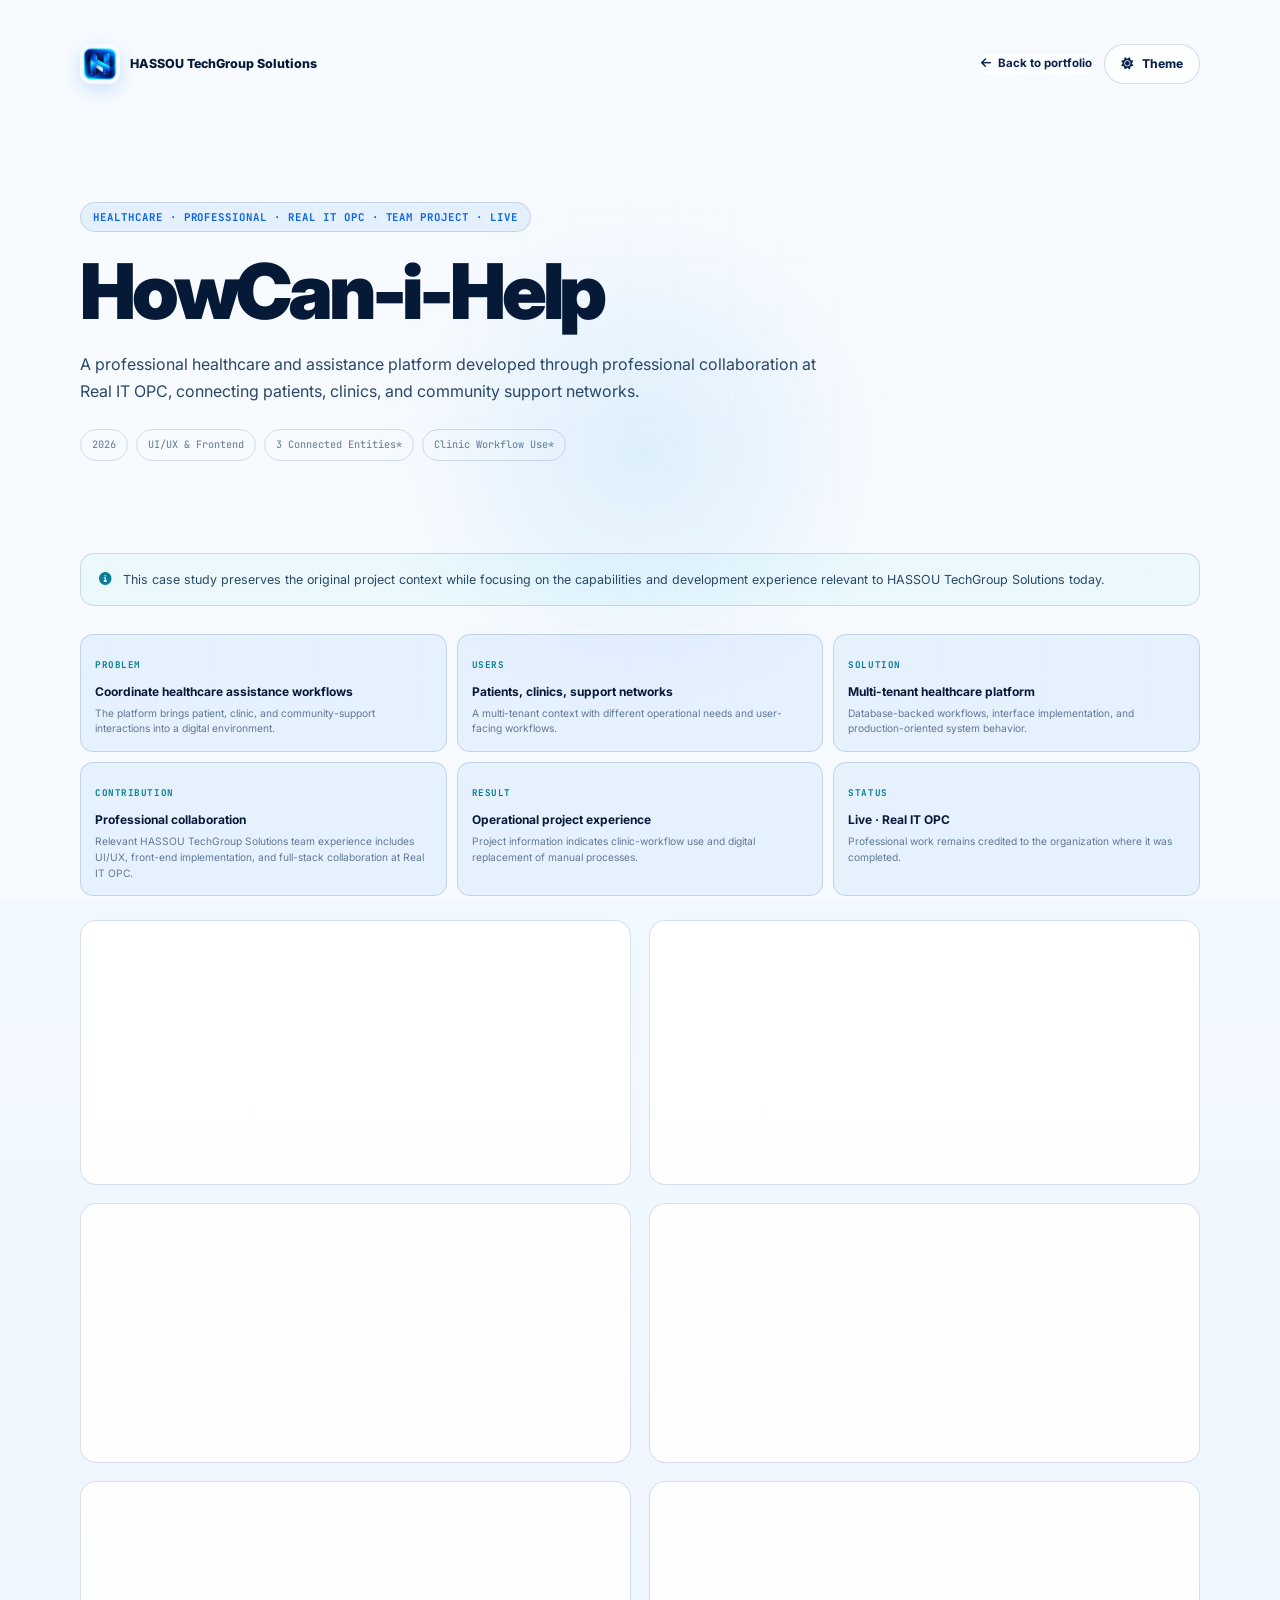
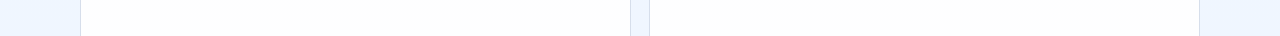
<file: case-studies/how-can-i-help.html>
<!DOCTYPE html>
<html lang="en" data-theme="dark">
<head>
    <meta charset="UTF-8" />
    <meta name="viewport" content="width=device-width, initial-scale=1.0" />
    <meta name="theme-color" content="#020817" />
    <title>HowCan-i-Help · HASSOU TechGroup Solutions Case Study</title>
    <meta name="description" content="A professional healthcare and assistance platform developed through professional collaboration at Real IT OPC, connecting patients, clinics, and community support networks." />
    <link rel="canonical" href="https://cthyrnmngt718.github.io/tgroup_solutions.dev/case-studies/how-can-i-help.html" />
    <meta property="og:type" content="article" />
    <meta property="og:title" content="HowCan-i-Help · HASSOU TechGroup Solutions" />
    <meta property="og:description" content="A professional healthcare and assistance platform developed through professional collaboration at Real IT OPC, connecting patients, clinics, and community support networks." />
    <meta property="og:url" content="https://cthyrnmngt718.github.io/tgroup_solutions.dev/case-studies/how-can-i-help.html" />
    <meta property="og:image" content="https://cthyrnmngt718.github.io/tgroup_solutions.dev/images/social-preview.jpg" />
    <meta name="twitter:card" content="summary_large_image" />
    <link rel="icon" href="../favicon.ico" sizes="any" />
    <link rel="icon" href="../favicon.svg" type="image/svg+xml" />
    <link rel="icon" href="../favicon-96x96.png" type="image/png" sizes="96x96" />
    <link rel="apple-touch-icon" href="../apple-touch-icon.png" sizes="180x180" />
    <link rel="manifest" href="../site.webmanifest" />
    <link rel="preconnect" href="https://fonts.googleapis.com" />
    <link rel="preconnect" href="https://fonts.gstatic.com" crossorigin />
    <link href="https://fonts.googleapis.com/css2?family=Inter:wght@300;400;500;600;700;800;900&family=JetBrains+Mono:wght@400;600;700&display=swap" rel="stylesheet" />
    <link rel="stylesheet" href="https://cdnjs.cloudflare.com/ajax/libs/font-awesome/6.5.0/css/all.min.css" />
    <link rel="stylesheet" href="../style.css" />
</head>
<body class="case-page">
    <div class="cursor-dot" id="cursorDot" aria-hidden="true"></div>
    <div class="cursor-ring" id="cursorRing" aria-hidden="true"></div>
    <div class="ambient-bg" aria-hidden="true"></div>
    <main class="main-content">
        <div class="case-page-shell">
            <header class="case-page-topbar">
                <a class="case-page-brand" href="../index.html#hero"><img src="../images/hassou-logo-mark.webp" alt="" width="38" height="38" /><span>HASSOU TechGroup Solutions</span></a>
                <div style="display:flex;gap:12px;align-items:center">
                    <a class="case-back-link" href="../index.html#portfolio"><i class="fas fa-arrow-left" aria-hidden="true"></i> Back to portfolio</a>
                    <button id="themeToggle" type="button" class="btn btn-secondary btn-sm" aria-label="Switch to light theme"><i class="fas fa-moon" aria-hidden="true"></i></button>
                </div>
            </header>
            <article>
                <header class="case-page-hero">
                    <span class="section-tag">Healthcare · Professional · Real IT OPC · Team Project · Live</span>
                    <h1>HowCan-i-Help</h1>
                    <p>A professional healthcare and assistance platform developed through professional collaboration at Real IT OPC, connecting patients, clinics, and community support networks.</p>
                    <div class="case-page-meta"><span>2026</span><span>UI/UX & Frontend</span><span>3 Connected Entities*</span><span>Clinic Workflow Use*</span></div>
                </header>
                <div class="truth-note"><i class="fas fa-circle-info" aria-hidden="true"></i><span>This case study preserves the original project context while focusing on the capabilities and development experience relevant to HASSOU TechGroup Solutions today.</span></div>
                <div class="case-story-flow" aria-label="Case story at a glance"><div><span>Problem</span><strong>Coordinate healthcare assistance workflows</strong><p>The platform brings patient, clinic, and community-support interactions into a digital environment.</p></div><div><span>Users</span><strong>Patients, clinics, support networks</strong><p>A multi-tenant context with different operational needs and user-facing workflows.</p></div><div><span>Solution</span><strong>Multi-tenant healthcare platform</strong><p>Database-backed workflows, interface implementation, and production-oriented system behavior.</p></div><div><span>Contribution</span><strong>Professional collaboration</strong><p>Relevant HASSOU TechGroup Solutions team experience includes UI/UX, front-end implementation, and full-stack collaboration at Real IT OPC.</p></div><div><span>Result</span><strong>Operational project experience</strong><p>Project information indicates clinic-workflow use and digital replacement of manual processes.</p></div><div><span>Status</span><strong>Live · Real IT OPC</strong><p>Professional work remains credited to the organization where it was completed.</p></div></div>
                <div class="case-story-grid">
                    <section class="case-story-card"><h2>Project Context</h2><p>Professional project developed at Real IT OPC. Relevant HASSOU TechGroup Solutions team members contributed within the broader delivery team; the work remains credited to Real IT OPC.</p></section>
                    <section class="case-story-card"><h2>Relevant Team Experience</h2><p>Relevant experience includes UI/UX, front-end implementation, full-stack collaboration, and production-oriented delivery within the development team.</p></section>
                    <section class="case-story-card"><h2>System Direction</h2><p>A multi-tenant healthcare ecosystem intended to connect patients, clinics, and community support networks while centralizing clinical operations, donor coordination, and outreach workflows.</p></section>
                    <section class="case-story-card"><h2>Reported Operational Use</h2><p>Project information indicates that the platform is actively supporting clinic workflows and has replaced manual processes with digital records management.</p></section>
                    <section class="case-story-card"><h2>Collaboration</h2><p>Work was completed within the Real IT OPC development team; relevant HASSOU TechGroup Solutions team members contributed within that broader project context.</p></section>
                    <section class="case-story-card"><h2>Technology</h2><p>HTML, CSS, JavaScript, PHP, MySQL, and Bootstrap.</p></section>
                </div>
                <div class="case-page-cta">
                    <div><h2>Want to discuss a similar system?</h2><p>Share your users, current workflow, pain points, and the outcome you want to improve.</p></div>
                    <div class="case-actions"><a class="btn btn-secondary" href="https://howcan-i-help.org/" target="_blank" rel="noopener noreferrer"><i class="fas fa-arrow-up-right-from-square" aria-hidden="true"></i> Visit Live Project</a><a class="btn btn-primary" href="../index.html#contact"><i class="fas fa-comments" aria-hidden="true"></i> Discuss a Project</a></div>
                </div>
            </article>
        </div>
    </main>
    <script type="module" src="../script.js"></script>
</body>
</html>
</file>
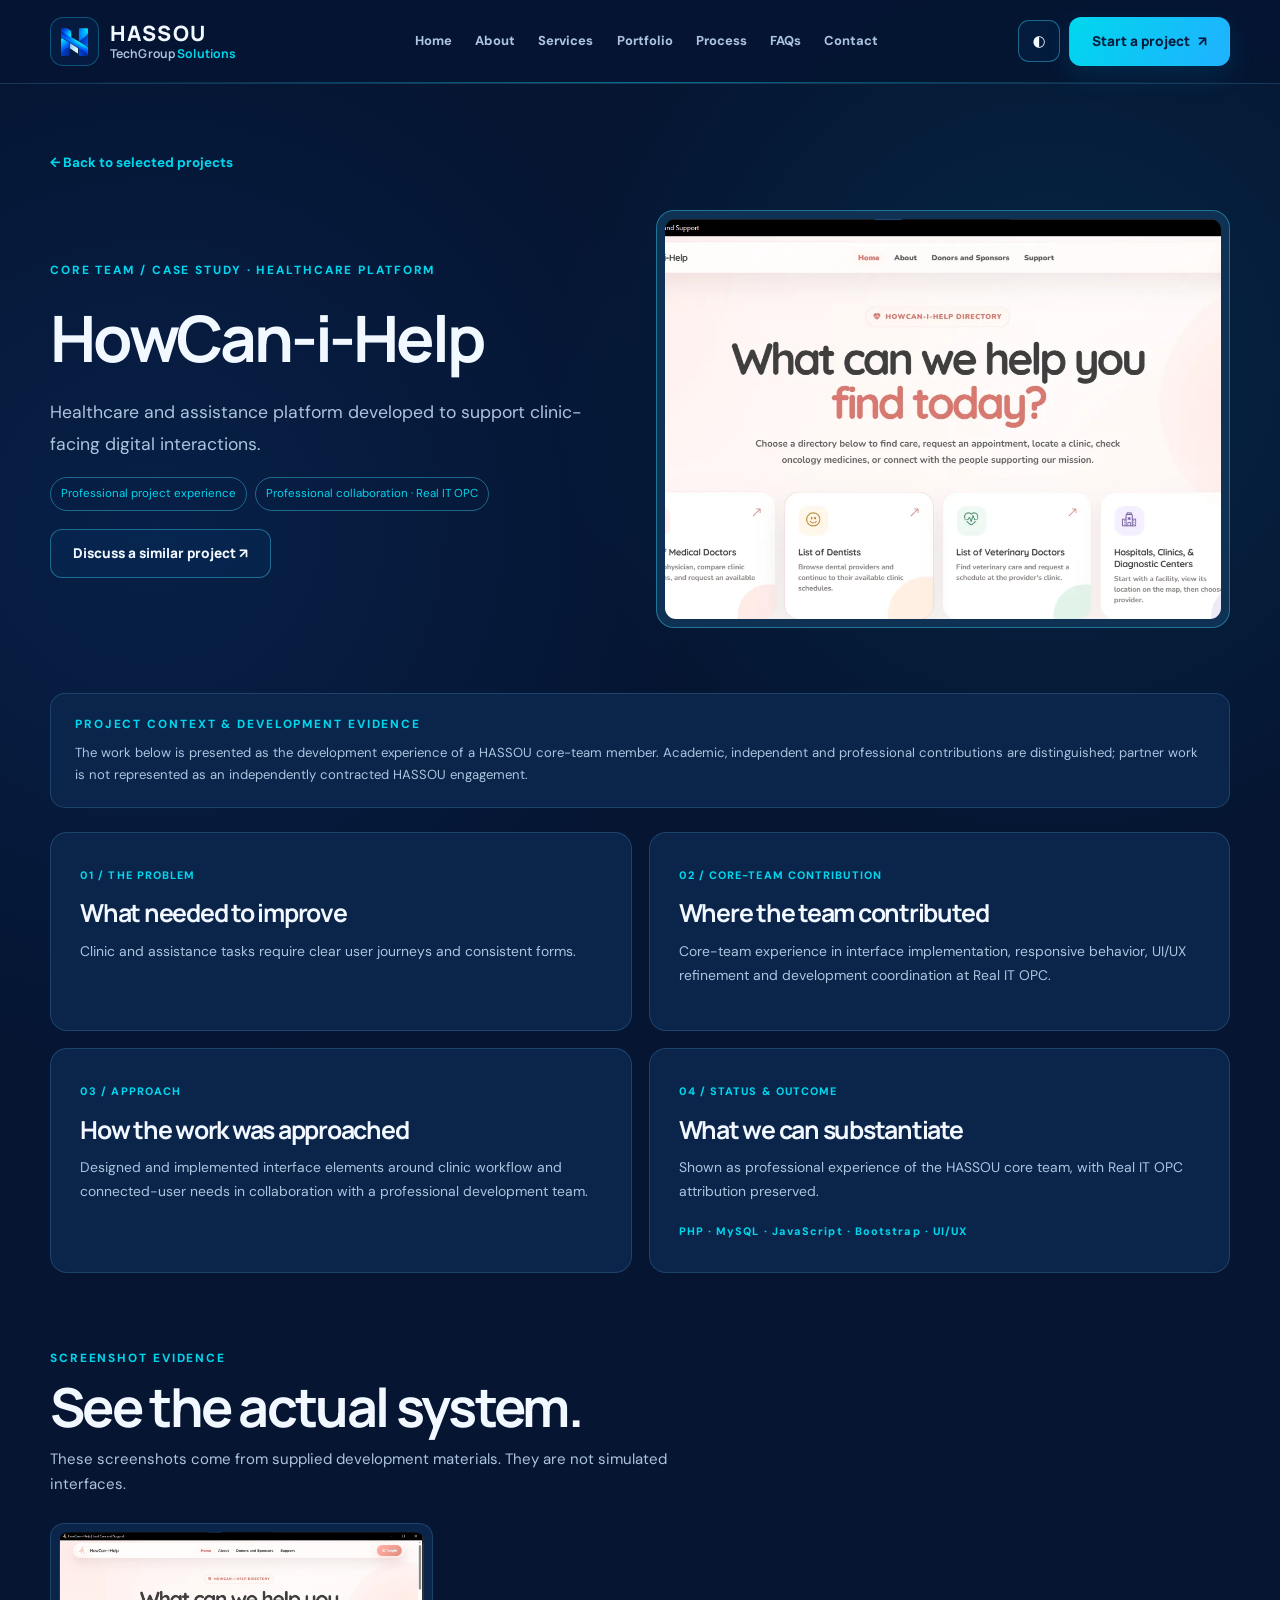
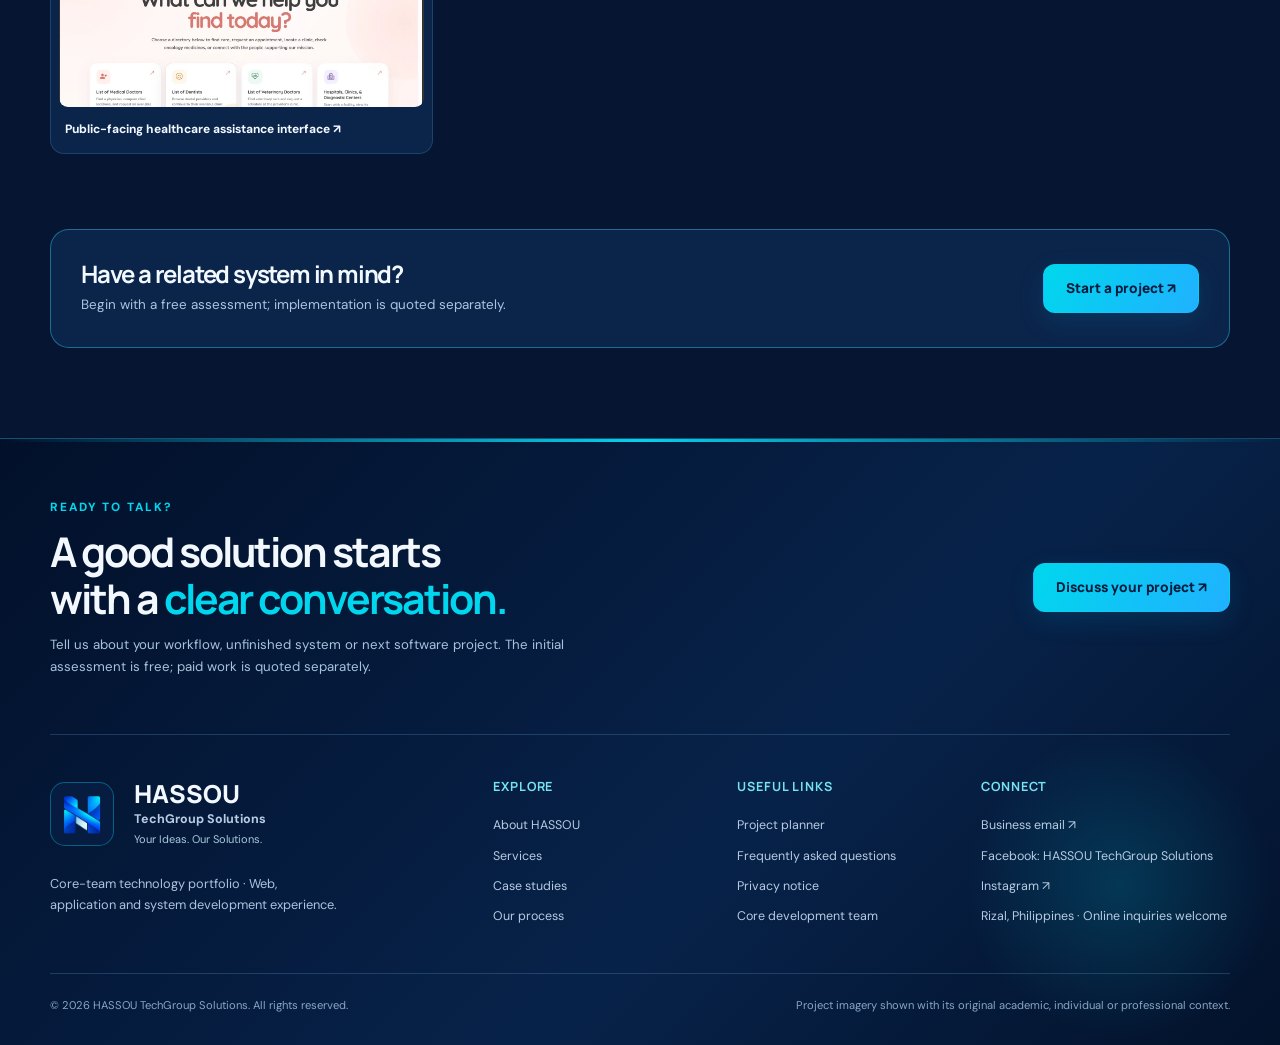
<file: case-studies/howcan-help.html>
<!DOCTYPE html>
<html data-theme="dark" lang="en"><head><meta charset="utf-8"/><meta content="width=device-width,initial-scale=1" name="viewport"/><meta content="#061a3d" name="theme-color"/><title>HowCan-i-Help | HASSOU TechGroup Solutions</title><meta content="Healthcare and assistance platform developed to support clinic-facing digital interactions." name="description"/><link href="https://hassou-techgroupsolutions.github.io/case-studies/howcan-help.html" rel="canonical"/><link href="../favicon.svg" rel="icon" type="image/svg+xml"/><link href="../favicon.ico" rel="icon" sizes="any"/><link href="../apple-touch-icon.png" rel="apple-touch-icon"/><link href="../site.webmanifest" rel="manifest"/><meta content="website" property="og:type"/><meta content="HowCan-i-Help | HASSOU TechGroup Solutions" property="og:title"/><meta content="Healthcare and assistance platform developed to support clinic-facing digital interactions." property="og:description"/><meta content="https://hassou-techgroupsolutions.github.io/assets/images/share-howcan-help.jpg" property="og:image"/><meta content="summary_large_image" name="twitter:card"/><link href="https://fonts.googleapis.com" rel="preconnect"/><link crossorigin="" href="https://fonts.gstatic.com" rel="preconnect"/><link href="https://fonts.googleapis.com/css2?family=DM+Sans:wght@400;500;600;700;800&amp;family=Manrope:wght@400;500;600;700;800&amp;display=swap" rel="stylesheet"/><link href="../assets/css/style.css?v=20261102qa" rel="stylesheet"/><script defer="" src="../assets/js/app.js?v=20261102qa"></script></head><body><a class="skip" href="#main">Skip to content</a><header class="site-header" id="siteHeader"><div class="head-inner wrap"><a aria-label="HASSOU TechGroup Solutions home" class="brand" href="../index.html#home"><img alt="" height="46" src="../assets/images/hassou-mark.webp" width="46"/><span><strong>HASSOU</strong><small>TechGroup <b>Solutions</b></small></span></a><nav aria-label="Primary navigation" class="main-nav" id="primaryNav"><a href="../index.html#home">Home</a><a href="../index.html#about">About</a><a href="../index.html#services">Services</a><a href="../index.html#portfolio">Portfolio</a><a href="../index.html#process">Process</a><a href="../index.html#faq">FAQs</a><a href="../index.html#contact">Contact</a></nav><div class="nav-actions"><button aria-label="Toggle light or dark theme" class="theme-toggle icon-button" data-theme-toggle="" title="Toggle theme" type="button"><span aria-hidden="true">◐</span></button><a class="btn btn-primary nav-cta" href="../index.html#contact">Start a project <span aria-hidden="true">↗</span></a><button aria-controls="primaryNav" aria-expanded="false" aria-label="Open navigation menu" class="menu-toggle icon-button" type="button"><span aria-hidden="true">☰</span></button></div></div></header><main class="case-page" id="main"><div class="wrap"><a class="back-link" href="../index.html#portfolio">← Back to selected projects</a><div class="case-hero"><div><div class="eyebrow">CORE TEAM / CASE STUDY · HEALTHCARE PLATFORM</div><h1>HowCan-i-Help</h1><p class="section-lead">Healthcare and assistance platform developed to support clinic-facing digital interactions.</p><div class="case-status"><span>Professional project experience</span><span>Professional collaboration · Real IT OPC</span></div><div class="button-group"><a class="btn btn-outline" href="../index.html#contact">Discuss a similar project ↗</a></div></div><div class="case-cover"><img alt="Genuine screenshot from HowCan-i-Help" height="560" src="../assets/projects/howcan-help-1.webp" width="900"/></div></div><div class="case-proof"><div class="eyebrow">PROJECT CONTEXT &amp; DEVELOPMENT EVIDENCE</div><p>The work below is presented as the development experience of a HASSOU core-team member. Academic, independent and professional contributions are distinguished; partner work is not represented as an independently contracted HASSOU engagement.</p></div><div class="case-info"><article><small>01 / THE PROBLEM</small><h2>What needed to improve</h2><p>Clinic and assistance tasks require clear user journeys and consistent forms.</p></article><article><small>02 / CORE-TEAM CONTRIBUTION</small><h2>Where the team contributed</h2><p>Core-team experience in interface implementation, responsive behavior, UI/UX refinement and development coordination at Real IT OPC.</p></article><article><small>03 / APPROACH</small><h2>How the work was approached</h2><p>Designed and implemented interface elements around clinic workflow and connected-user needs in collaboration with a professional development team.</p></article><article><small>04 / STATUS &amp; OUTCOME</small><h2>What we can substantiate</h2><p>Shown as professional experience of the HASSOU core team, with Real IT OPC attribution preserved.</p><small class="tech-stack">PHP · MySQL · JavaScript · Bootstrap · UI/UX</small></article></div><div class="case-gallery"><div class="eyebrow">SCREENSHOT EVIDENCE</div><h2>See the actual system.</h2><p>These screenshots come from supplied development materials. They are not simulated interfaces.</p><div class="case-gallery-grid"><button aria-label="Open Public-facing healthcare assistance interface" class="case-shot" data-gallery="howcan-help" data-index="0" type="button"><img alt="Public-facing healthcare assistance interface" height="600" loading="lazy" src="../assets/projects/howcan-help-1.webp" width="900"/><span>Public-facing healthcare assistance interface ↗</span></button></div></div><div class="case-cta"><div><h2>Have a related system in mind?</h2><p>Begin with a free assessment; implementation is quoted separately.</p></div><a class="btn btn-primary" href="../index.html#contact">Start a project ↗</a></div></div></main><footer class="footer"><div class="wrap"><div class="footer-top"><div><div class="eyebrow">READY TO TALK?</div><h2>A good solution starts<br/>with a <em>clear conversation.</em></h2><p>Tell us about your workflow, unfinished system or next software project. The initial assessment is free; paid work is quoted separately.</p></div><a class="btn btn-primary" href="../index.html#contact">Discuss your project ↗</a></div><div class="footer-grid"><div class="footer-brand"><img alt="" height="64" src="../assets/images/hassou-mark.webp" width="64"/><div><strong>HASSOU</strong><span>TechGroup Solutions</span><small>Your Ideas. Our Solutions.</small></div><p>Core-team technology portfolio · Web, application and system development experience.</p></div><div><h3>Explore</h3><a href="../index.html#about">About HASSOU</a><a href="../index.html#services">Services</a><a href="../case-studies/">Case studies</a><a href="../index.html#process">Our process</a></div><div><h3>Useful links</h3><a href="../index.html#planner">Project planner</a><a href="../index.html#faq">Frequently asked questions</a><a href="../privacy.html">Privacy notice</a><a href="../index.html#team">Core development team</a></div><div><h3>Connect</h3><a href="mailto:tgroupsolutions.dev2026@gmail.com">Business email ↗</a><span>Facebook: HASSOU TechGroup Solutions</span><a href="https://www.instagram.com/hassoutechgroupsolutions/" rel="noopener noreferrer" target="_blank">Instagram ↗</a><span>Rizal, Philippines · Online inquiries welcome</span></div></div><div class="footer-bottom"><span>© 2026 HASSOU TechGroup Solutions. All rights reserved.</span><span>Project imagery shown with its original academic, individual or professional context.</span></div></div></footer><dialog class="gallery-dialog" id="galleryDialog"><div class="gallery-top"><div><small>ACTUAL SYSTEM SCREENSHOTS</small><h2 id="galleryTitle">Screenshots</h2></div><button aria-label="Close gallery" class="icon-button" id="galleryClose" type="button">✕</button></div><div class="gallery-stage"><button aria-label="Previous screenshot" id="galleryPrev" type="button">‹</button><img alt="Actual system interface" id="galleryImage"/><button aria-label="Next screenshot" id="galleryNext" type="button">›</button></div><div class="gallery-bottom"><p id="galleryCaption"></p><span id="galleryCount"></span></div><div class="gallery-thumbs" id="galleryThumbs"></div></dialog><script id="projectData" type="application/json">[{"slug": "howcan-help", "name": "HowCan-i-Help", "captions": ["Public-facing healthcare assistance interface"], "images": ["../assets/projects/howcan-help-1.webp"]}]</script></body></html>
</file>
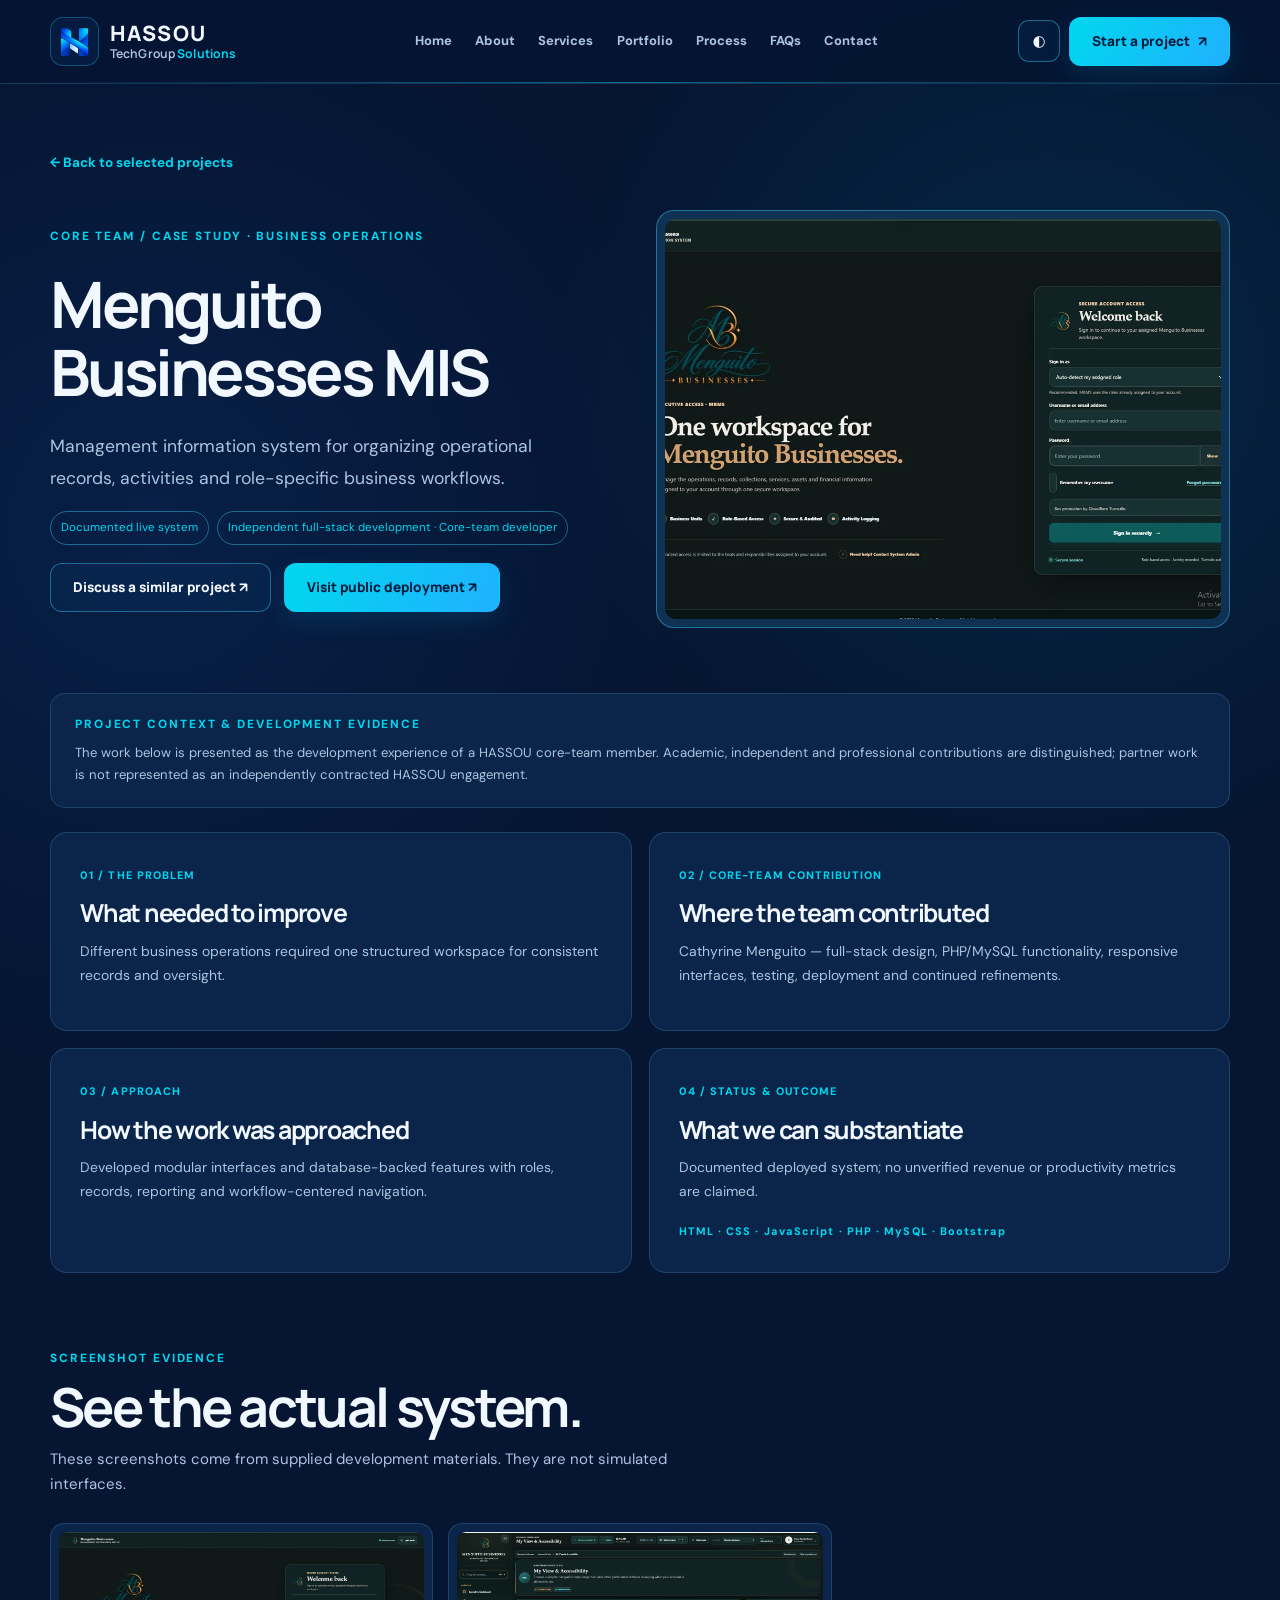
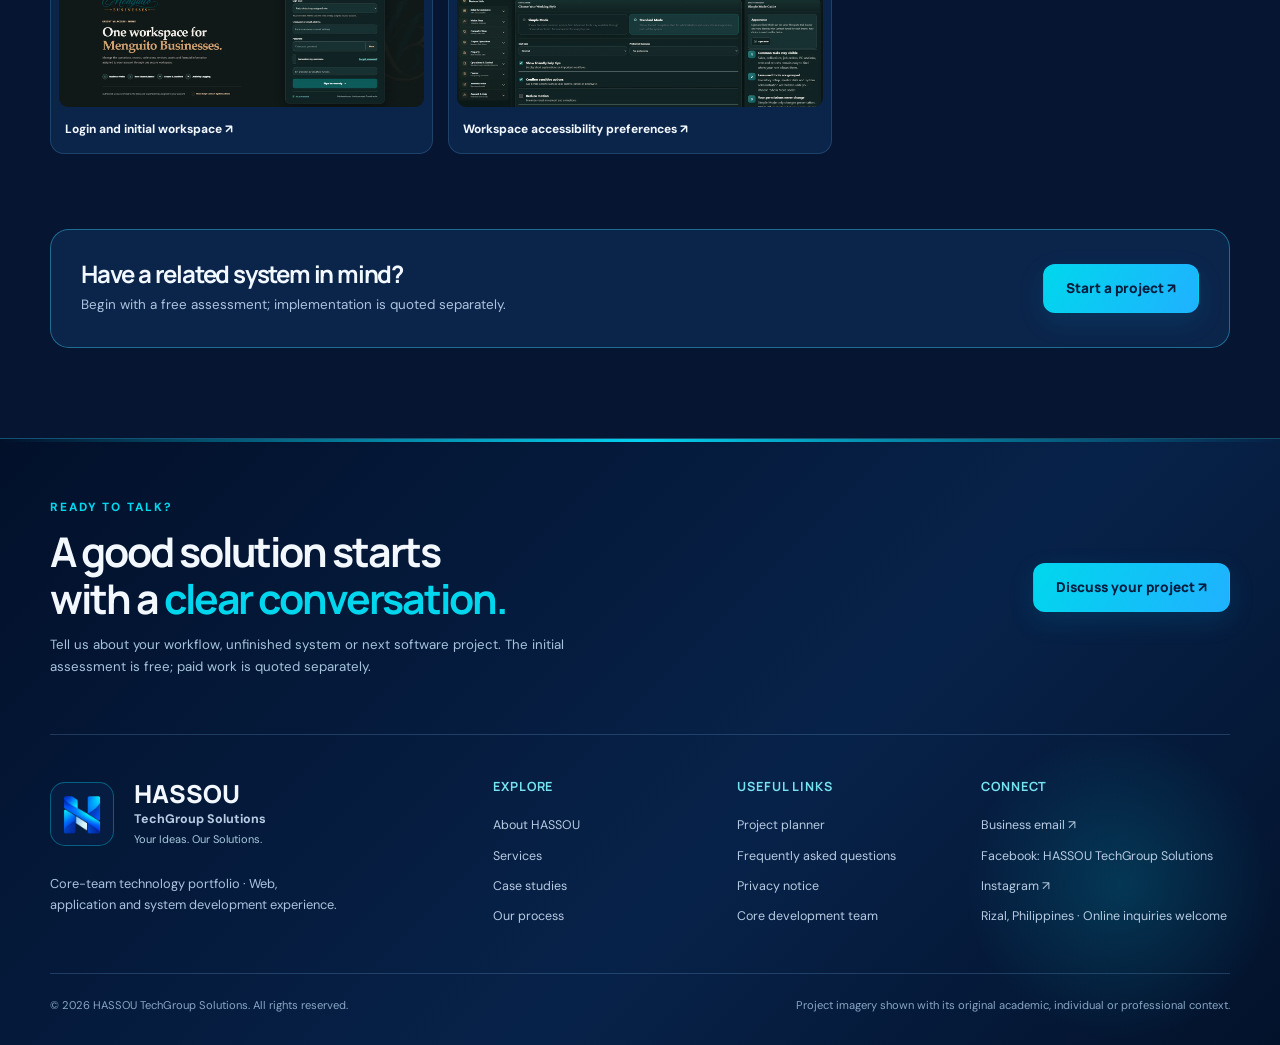
<file: case-studies/mbmis.html>
<!DOCTYPE html>
<html data-theme="dark" lang="en"><head><meta charset="utf-8"/><meta content="width=device-width,initial-scale=1" name="viewport"/><meta content="#061a3d" name="theme-color"/><title>Menguito Businesses MIS | HASSOU TechGroup Solutions</title><meta content="Management information system for organizing operational records, activities and role-specific business workflows." name="description"/><link href="https://hassou-techgroupsolutions.github.io/case-studies/mbmis.html" rel="canonical"/><link href="../favicon.svg" rel="icon" type="image/svg+xml"/><link href="../favicon.ico" rel="icon" sizes="any"/><link href="../apple-touch-icon.png" rel="apple-touch-icon"/><link href="../site.webmanifest" rel="manifest"/><meta content="website" property="og:type"/><meta content="Menguito Businesses MIS | HASSOU TechGroup Solutions" property="og:title"/><meta content="Management information system for organizing operational records, activities and role-specific business workflows." property="og:description"/><meta content="https://hassou-techgroupsolutions.github.io/assets/images/share-mbmis.jpg" property="og:image"/><meta content="summary_large_image" name="twitter:card"/><link href="https://fonts.googleapis.com" rel="preconnect"/><link crossorigin="" href="https://fonts.gstatic.com" rel="preconnect"/><link href="https://fonts.googleapis.com/css2?family=DM+Sans:wght@400;500;600;700;800&amp;family=Manrope:wght@400;500;600;700;800&amp;display=swap" rel="stylesheet"/><link href="../assets/css/style.css?v=20261102qa" rel="stylesheet"/><script defer="" src="../assets/js/app.js?v=20261102qa"></script></head><body><a class="skip" href="#main">Skip to content</a><header class="site-header" id="siteHeader"><div class="head-inner wrap"><a aria-label="HASSOU TechGroup Solutions home" class="brand" href="../index.html#home"><img alt="" height="46" src="../assets/images/hassou-mark.webp" width="46"/><span><strong>HASSOU</strong><small>TechGroup <b>Solutions</b></small></span></a><nav aria-label="Primary navigation" class="main-nav" id="primaryNav"><a href="../index.html#home">Home</a><a href="../index.html#about">About</a><a href="../index.html#services">Services</a><a href="../index.html#portfolio">Portfolio</a><a href="../index.html#process">Process</a><a href="../index.html#faq">FAQs</a><a href="../index.html#contact">Contact</a></nav><div class="nav-actions"><button aria-label="Toggle light or dark theme" class="theme-toggle icon-button" data-theme-toggle="" title="Toggle theme" type="button"><span aria-hidden="true">◐</span></button><a class="btn btn-primary nav-cta" href="../index.html#contact">Start a project <span aria-hidden="true">↗</span></a><button aria-controls="primaryNav" aria-expanded="false" aria-label="Open navigation menu" class="menu-toggle icon-button" type="button"><span aria-hidden="true">☰</span></button></div></div></header><main class="case-page" id="main"><div class="wrap"><a class="back-link" href="../index.html#portfolio">← Back to selected projects</a><div class="case-hero"><div><div class="eyebrow">CORE TEAM / CASE STUDY · BUSINESS OPERATIONS</div><h1>Menguito Businesses MIS</h1><p class="section-lead">Management information system for organizing operational records, activities and role-specific business workflows.</p><div class="case-status"><span>Documented live system</span><span>Independent full-stack development · Core-team developer</span></div><div class="button-group"><a class="btn btn-outline" href="../index.html#contact">Discuss a similar project ↗</a><a class="btn btn-primary" href="https://menguitobmis.online/" rel="noopener noreferrer" target="_blank">Visit public deployment ↗</a></div></div><div class="case-cover"><img alt="Genuine screenshot from Menguito Businesses MIS" height="560" src="../assets/projects/mbmis-1.webp" width="900"/></div></div><div class="case-proof"><div class="eyebrow">PROJECT CONTEXT &amp; DEVELOPMENT EVIDENCE</div><p>The work below is presented as the development experience of a HASSOU core-team member. Academic, independent and professional contributions are distinguished; partner work is not represented as an independently contracted HASSOU engagement.</p></div><div class="case-info"><article><small>01 / THE PROBLEM</small><h2>What needed to improve</h2><p>Different business operations required one structured workspace for consistent records and oversight.</p></article><article><small>02 / CORE-TEAM CONTRIBUTION</small><h2>Where the team contributed</h2><p>Cathyrine Menguito — full-stack design, PHP/MySQL functionality, responsive interfaces, testing, deployment and continued refinements.</p></article><article><small>03 / APPROACH</small><h2>How the work was approached</h2><p>Developed modular interfaces and database-backed features with roles, records, reporting and workflow-centered navigation.</p></article><article><small>04 / STATUS &amp; OUTCOME</small><h2>What we can substantiate</h2><p>Documented deployed system; no unverified revenue or productivity metrics are claimed.</p><small class="tech-stack">HTML · CSS · JavaScript · PHP · MySQL · Bootstrap</small></article></div><div class="case-gallery"><div class="eyebrow">SCREENSHOT EVIDENCE</div><h2>See the actual system.</h2><p>These screenshots come from supplied development materials. They are not simulated interfaces.</p><div class="case-gallery-grid"><button aria-label="Open Login and initial workspace" class="case-shot" data-gallery="mbmis" data-index="0" type="button"><img alt="Login and initial workspace" height="600" loading="lazy" src="../assets/projects/mbmis-1.webp" width="900"/><span>Login and initial workspace ↗</span></button><button aria-label="Open Workspace accessibility preferences" class="case-shot" data-gallery="mbmis" data-index="1" type="button"><img alt="Workspace accessibility preferences" height="600" loading="lazy" src="../assets/projects/mbmis-2.webp" width="900"/><span>Workspace accessibility preferences ↗</span></button></div></div><div class="case-cta"><div><h2>Have a related system in mind?</h2><p>Begin with a free assessment; implementation is quoted separately.</p></div><a class="btn btn-primary" href="../index.html#contact">Start a project ↗</a></div></div></main><footer class="footer"><div class="wrap"><div class="footer-top"><div><div class="eyebrow">READY TO TALK?</div><h2>A good solution starts<br/>with a <em>clear conversation.</em></h2><p>Tell us about your workflow, unfinished system or next software project. The initial assessment is free; paid work is quoted separately.</p></div><a class="btn btn-primary" href="../index.html#contact">Discuss your project ↗</a></div><div class="footer-grid"><div class="footer-brand"><img alt="" height="64" src="../assets/images/hassou-mark.webp" width="64"/><div><strong>HASSOU</strong><span>TechGroup Solutions</span><small>Your Ideas. Our Solutions.</small></div><p>Core-team technology portfolio · Web, application and system development experience.</p></div><div><h3>Explore</h3><a href="../index.html#about">About HASSOU</a><a href="../index.html#services">Services</a><a href="../case-studies/">Case studies</a><a href="../index.html#process">Our process</a></div><div><h3>Useful links</h3><a href="../index.html#planner">Project planner</a><a href="../index.html#faq">Frequently asked questions</a><a href="../privacy.html">Privacy notice</a><a href="../index.html#team">Core development team</a></div><div><h3>Connect</h3><a href="mailto:tgroupsolutions.dev2026@gmail.com">Business email ↗</a><span>Facebook: HASSOU TechGroup Solutions</span><a href="https://www.instagram.com/hassoutechgroupsolutions/" rel="noopener noreferrer" target="_blank">Instagram ↗</a><span>Rizal, Philippines · Online inquiries welcome</span></div></div><div class="footer-bottom"><span>© 2026 HASSOU TechGroup Solutions. All rights reserved.</span><span>Project imagery shown with its original academic, individual or professional context.</span></div></div></footer><dialog class="gallery-dialog" id="galleryDialog"><div class="gallery-top"><div><small>ACTUAL SYSTEM SCREENSHOTS</small><h2 id="galleryTitle">Screenshots</h2></div><button aria-label="Close gallery" class="icon-button" id="galleryClose" type="button">✕</button></div><div class="gallery-stage"><button aria-label="Previous screenshot" id="galleryPrev" type="button">‹</button><img alt="Actual system interface" id="galleryImage"/><button aria-label="Next screenshot" id="galleryNext" type="button">›</button></div><div class="gallery-bottom"><p id="galleryCaption"></p><span id="galleryCount"></span></div><div class="gallery-thumbs" id="galleryThumbs"></div></dialog><script id="projectData" type="application/json">[{"slug": "mbmis", "name": "Menguito Businesses MIS", "captions": ["Login and initial workspace", "Workspace accessibility preferences"], "images": ["../assets/projects/mbmis-1.webp", "../assets/projects/mbmis-2.webp"]}]</script></body></html>
</file>
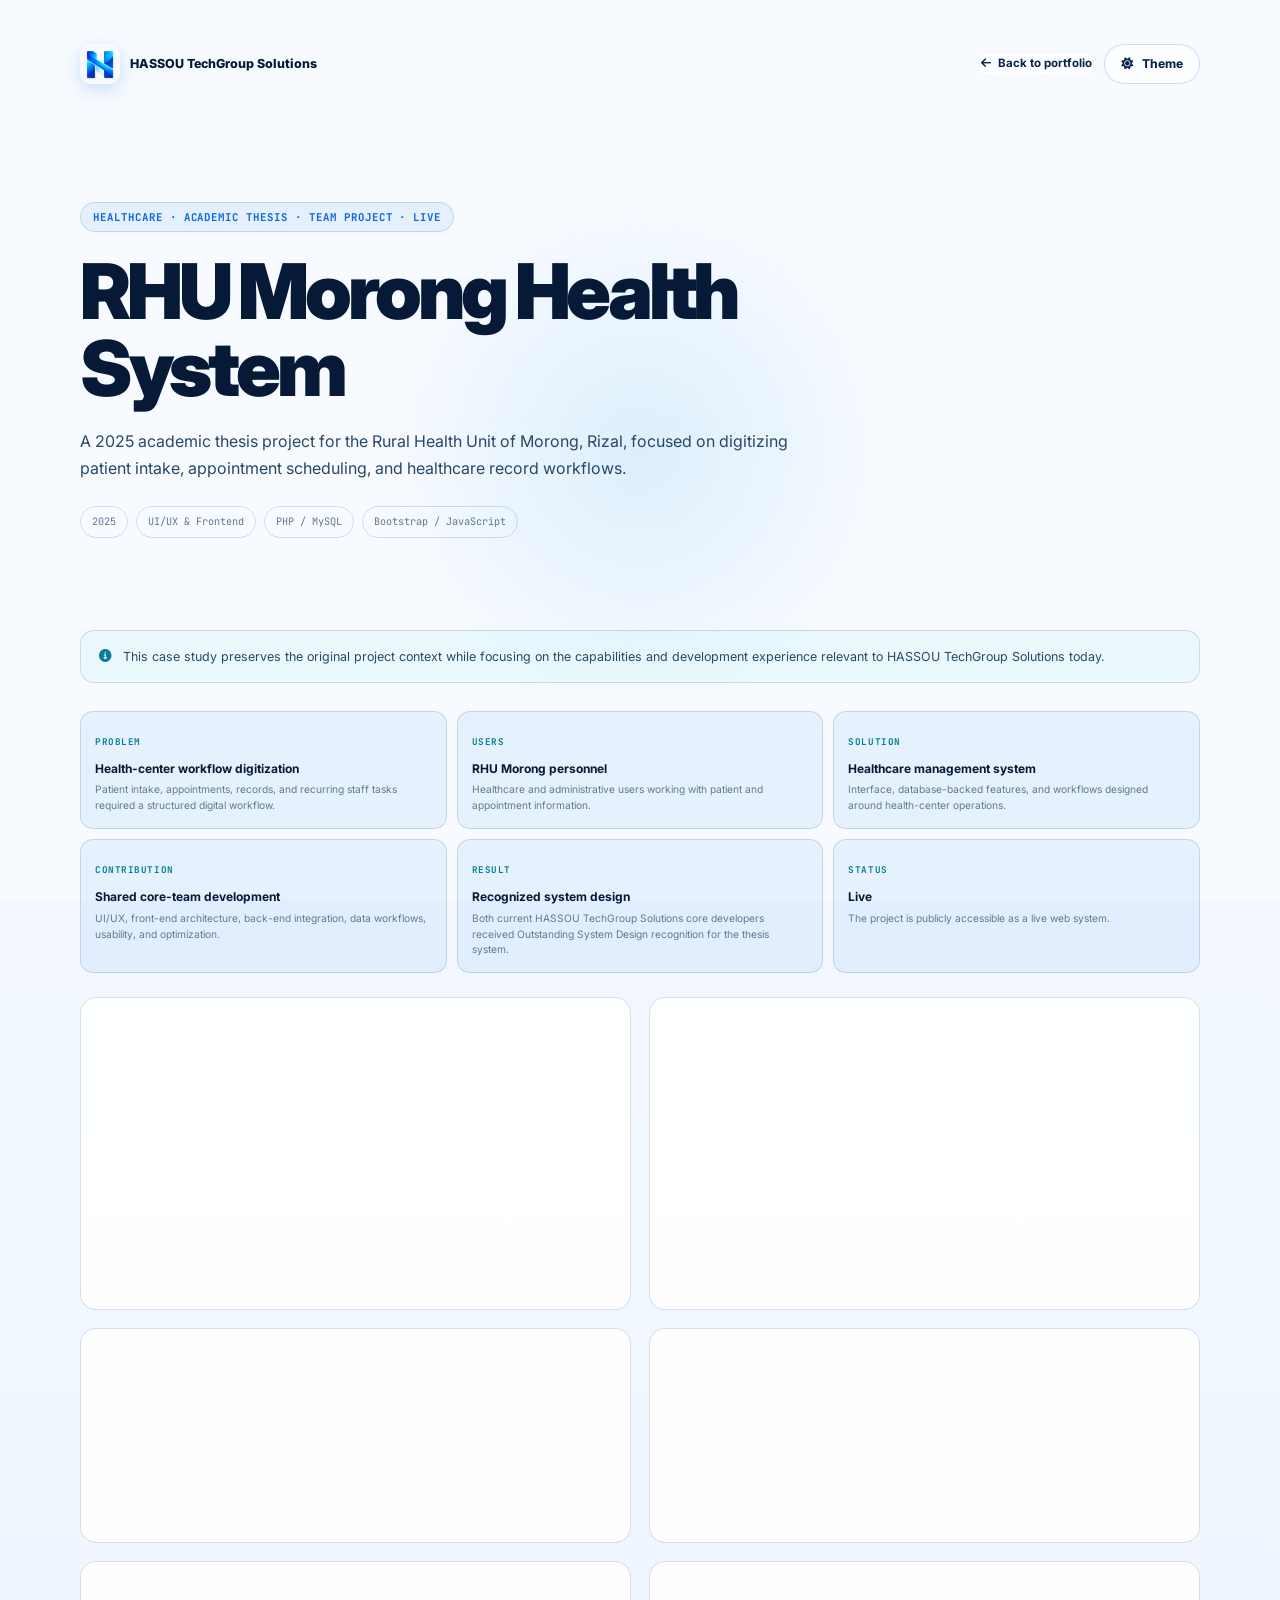
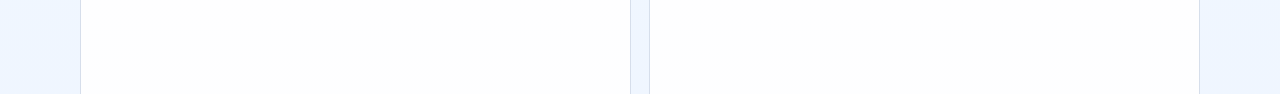
<file: case-studies/morong-health-center.html>
<!DOCTYPE html>
<html lang="en" data-theme="dark">
<head>
    <meta charset="UTF-8" />
    <meta name="viewport" content="width=device-width, initial-scale=1.0" />
    <meta name="theme-color" content="#020817" />
    <title>RHU Morong Health System · HASSOU TechGroup Solutions Case Study</title>
    <meta name="description" content="A fourth-year academic thesis project for the Rural Health Unit of Morong, Rizal, focused on digitizing patient intake, appointment scheduling, and healthcare record workflows." />
    <link rel="canonical" href="https://cthyrnmngt718.github.io/tgroup_solutions.dev/case-studies/morong-health-center.html" />
    <meta property="og:type" content="article" />
    <meta property="og:title" content="RHU Morong Health System · HASSOU TechGroup Solutions" />
    <meta property="og:description" content="A 2025 academic thesis project for the Rural Health Unit of Morong, Rizal, focused on digitizing patient intake, appointment scheduling, and healthcare record workflows." />
    <meta property="og:url" content="https://cthyrnmngt718.github.io/tgroup_solutions.dev/case-studies/morong-health-center.html" />
    <meta property="og:image" content="https://cthyrnmngt718.github.io/tgroup_solutions.dev/images/social-preview.jpg" />
    <meta name="twitter:card" content="summary_large_image" />
    <link rel="icon" href="../favicon.ico" sizes="any" />
    <link rel="icon" href="../favicon.svg" type="image/svg+xml" />
    <link rel="icon" href="../favicon-96x96.png" type="image/png" sizes="96x96" />
    <link rel="apple-touch-icon" href="../apple-touch-icon.png" sizes="180x180" />
    <link rel="manifest" href="../site.webmanifest" />
    <link rel="preconnect" href="https://fonts.googleapis.com" />
    <link rel="preconnect" href="https://fonts.gstatic.com" crossorigin />
    <link href="https://fonts.googleapis.com/css2?family=Inter:wght@300;400;500;600;700;800;900&family=JetBrains+Mono:wght@400;600;700&display=swap" rel="stylesheet" />
    <link rel="stylesheet" href="https://cdnjs.cloudflare.com/ajax/libs/font-awesome/6.5.0/css/all.min.css" />
    <link rel="stylesheet" href="../style.css" />
</head>
<body class="case-page">
    <div class="cursor-dot" id="cursorDot" aria-hidden="true"></div>
    <div class="cursor-ring" id="cursorRing" aria-hidden="true"></div>
    <div class="ambient-bg" aria-hidden="true"></div>
    <main class="main-content">
        <div class="case-page-shell">
            <header class="case-page-topbar">
                <a class="case-page-brand" href="../index.html#hero"><img src="../images/hassou-mark-clean.webp" alt="" width="38" height="38" /><span>HASSOU TechGroup Solutions</span></a>
                <div style="display:flex;gap:12px;align-items:center">
                    <a class="case-back-link" href="../index.html#portfolio"><i class="fas fa-arrow-left" aria-hidden="true"></i> Back to portfolio</a>
                    <button id="themeToggle" type="button" class="btn btn-secondary btn-sm" aria-label="Switch to light theme"><i class="fas fa-moon" aria-hidden="true"></i></button>
                </div>
            </header>
            <article>
                <header class="case-page-hero">
                    <span class="section-tag">Healthcare · Academic Thesis · Team Project · Live</span>
                    <h1>RHU Morong Health System</h1>
                    <p>A 2025 academic thesis project for the Rural Health Unit of Morong, Rizal, focused on digitizing patient intake, appointment scheduling, and healthcare record workflows.</p>
                    <div class="case-page-meta"><span>2025</span><span>UI/UX & Frontend</span><span>PHP / MySQL</span><span>Bootstrap / JavaScript</span></div>
                </header>
                <div class="truth-note"><i class="fas fa-circle-info" aria-hidden="true"></i><span>This case study preserves the original project context while focusing on the capabilities and development experience relevant to HASSOU TechGroup Solutions today.</span></div>
                <div class="case-story-flow" aria-label="Case story at a glance"><div><span>Problem</span><strong>Health-center workflow digitization</strong><p>Patient intake, appointments, records, and recurring staff tasks required a structured digital workflow.</p></div><div><span>Users</span><strong>RHU Morong personnel</strong><p>Healthcare and administrative users working with patient and appointment information.</p></div><div><span>Solution</span><strong>Healthcare management system</strong><p>Interface, database-backed features, and workflows designed around health-center operations.</p></div><div><span>Contribution</span><strong>Shared core-team development</strong><p>UI/UX, front-end architecture, back-end integration, data workflows, usability, and optimization.</p></div><div><span>Result</span><strong>Recognized system design</strong><p>Both current HASSOU TechGroup Solutions core developers received Outstanding System Design recognition for the thesis system.</p></div><div><span>Status</span><strong>Live</strong><p>The project is publicly accessible as a live web system.</p></div></div>
                <div class="case-story-grid">
                    <section class="case-story-card"><h2>Project Context</h2><p>Academic thesis project for the Rural Health Unit of Morong, Rizal. Co-developed by members of the current HASSOU TechGroup Solutions core development team.</p></section>
                    <section class="case-story-card"><h2>Development Contribution</h2><ul><li>Spearheaded front-end architecture and UI/UX design</li><li>Focused on usability for healthcare personnel</li><li>Collaborated on back-end integration and system optimization</li></ul></section>
                    <section class="case-story-card"><h2>System Direction</h2><p>The platform digitized patient intake, appointment scheduling, and record-management workflows for the health unit.</p></section>
                    <section class="case-story-card"><h2>Recognition</h2><p>Both current HASSOU TechGroup Solutions core developers received Outstanding System Design recognition for the fourth-year thesis system.</p></section>
                    <section class="case-story-card"><h2>Reported Project Impact</h2><p>Project-reported figures indicate approximately 70% less paperwork and use by 60+ health workers. These are presented as reported project outcomes.</p></section>
                    <section class="case-story-card"><h2>Technology</h2><p>HTML, CSS, JavaScript, PHP, MySQL, and Bootstrap.</p></section>
                </div>
                <div class="case-page-cta">
                    <div><h2>Want to discuss a similar system?</h2><p>Share your users, current workflow, pain points, and the outcome you want to improve.</p></div>
                    <div class="case-actions"><a class="btn btn-secondary" href="https://moronghealthsystem.com/" target="_blank" rel="noopener noreferrer"><i class="fas fa-arrow-up-right-from-square" aria-hidden="true"></i> Visit Live Project</a><a class="btn btn-primary" href="../index.html#contact"><i class="fas fa-comments" aria-hidden="true"></i> Discuss a Project</a></div>
                </div>
            </article>
        </div>
    </main>
    <script type="module" src="../script.js"></script>
</body>
</html>
</file>
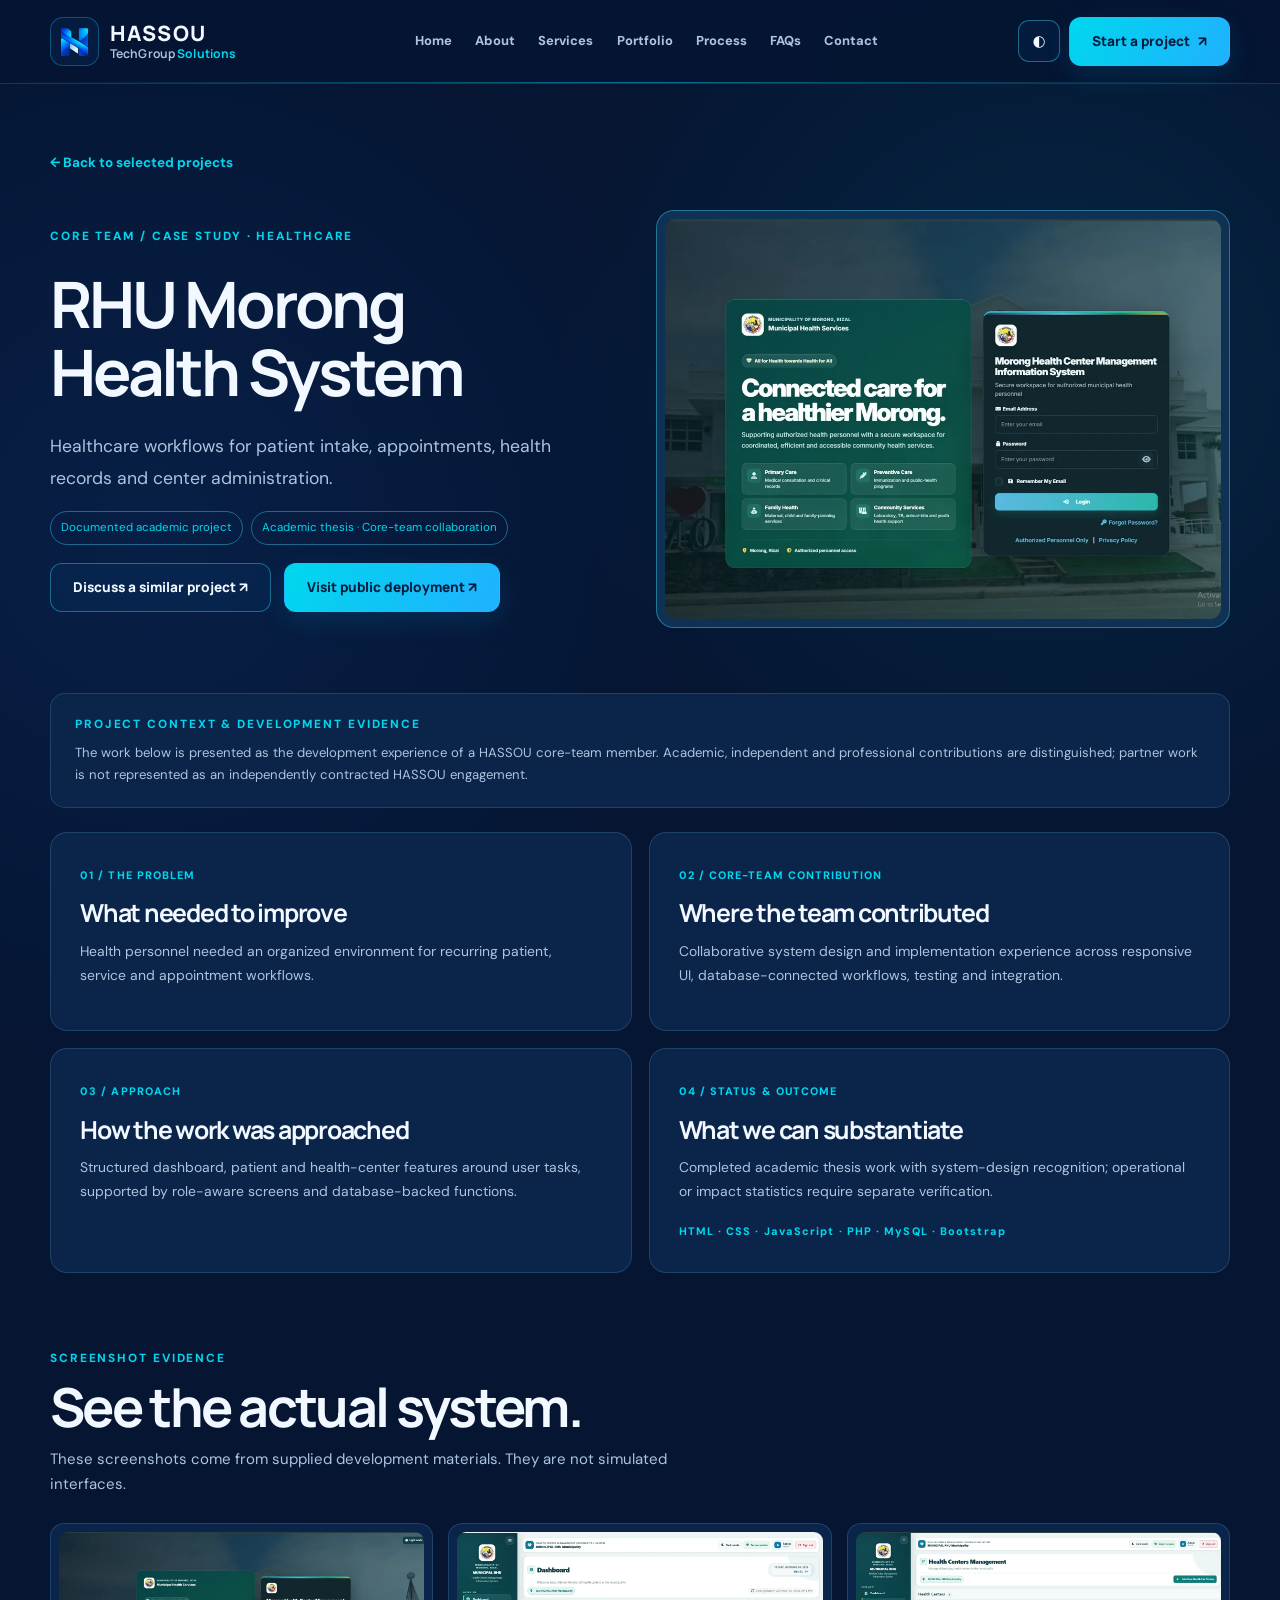
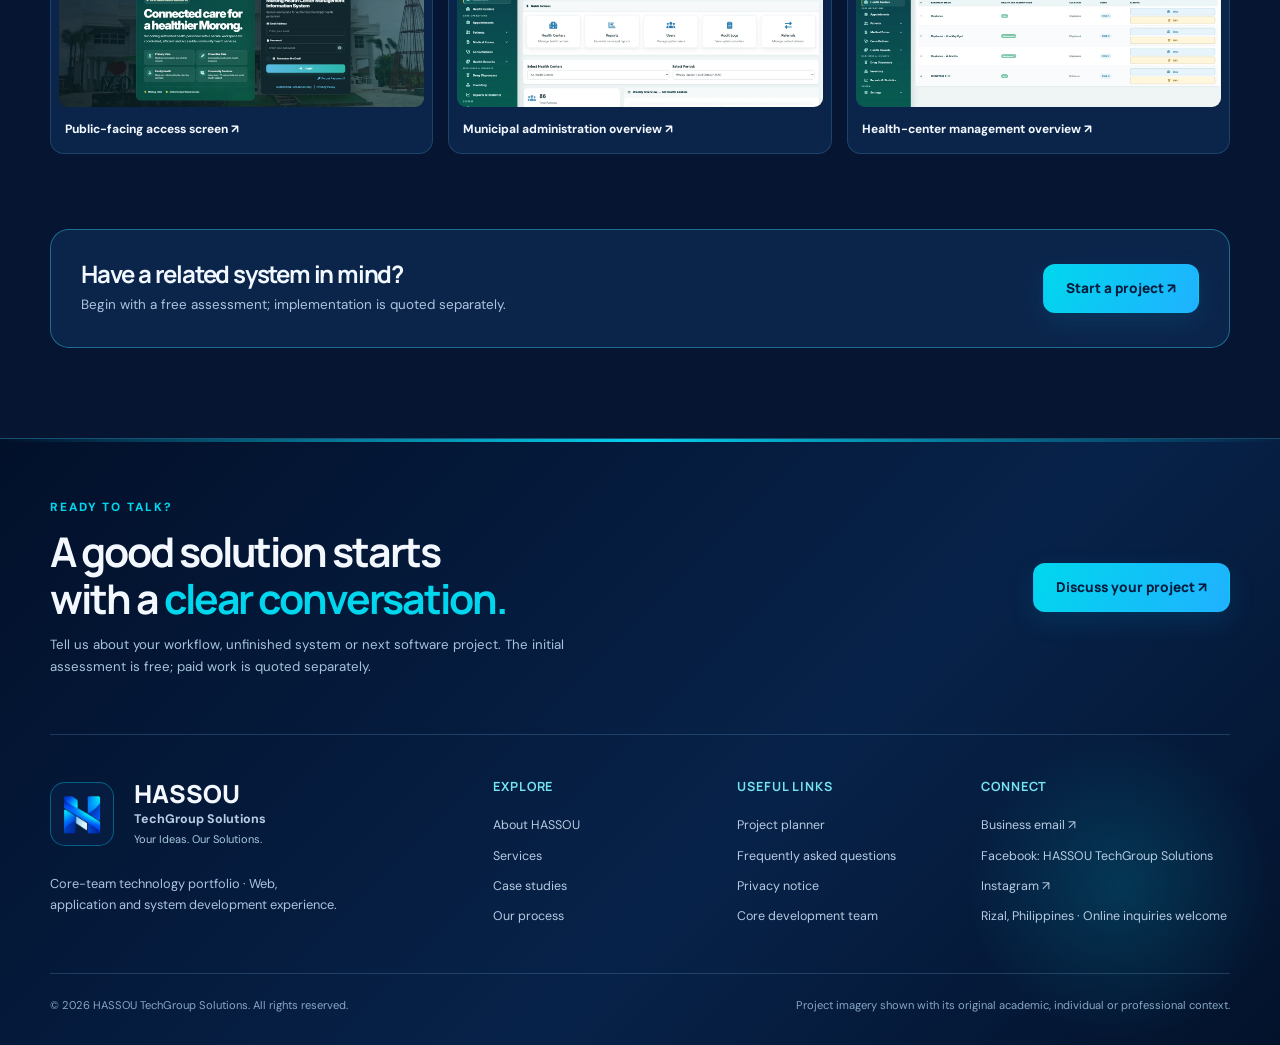
<file: case-studies/rhu-morong.html>
<!DOCTYPE html>
<html data-theme="dark" lang="en"><head><meta charset="utf-8"/><meta content="width=device-width,initial-scale=1" name="viewport"/><meta content="#061a3d" name="theme-color"/><title>RHU Morong Health System | HASSOU TechGroup Solutions</title><meta content="Healthcare workflows for patient intake, appointments, health records and center administration." name="description"/><link href="https://hassou-techgroupsolutions.github.io/case-studies/rhu-morong.html" rel="canonical"/><link href="../favicon.svg" rel="icon" type="image/svg+xml"/><link href="../favicon.ico" rel="icon" sizes="any"/><link href="../apple-touch-icon.png" rel="apple-touch-icon"/><link href="../site.webmanifest" rel="manifest"/><meta content="website" property="og:type"/><meta content="RHU Morong Health System | HASSOU TechGroup Solutions" property="og:title"/><meta content="Healthcare workflows for patient intake, appointments, health records and center administration." property="og:description"/><meta content="https://hassou-techgroupsolutions.github.io/assets/images/share-rhu-morong.jpg" property="og:image"/><meta content="summary_large_image" name="twitter:card"/><link href="https://fonts.googleapis.com" rel="preconnect"/><link crossorigin="" href="https://fonts.gstatic.com" rel="preconnect"/><link href="https://fonts.googleapis.com/css2?family=DM+Sans:wght@400;500;600;700;800&amp;family=Manrope:wght@400;500;600;700;800&amp;display=swap" rel="stylesheet"/><link href="../assets/css/style.css?v=20261102qa" rel="stylesheet"/><script defer="" src="../assets/js/app.js?v=20261102qa"></script></head><body><a class="skip" href="#main">Skip to content</a><header class="site-header" id="siteHeader"><div class="head-inner wrap"><a aria-label="HASSOU TechGroup Solutions home" class="brand" href="../index.html#home"><img alt="" height="46" src="../assets/images/hassou-mark.webp" width="46"/><span><strong>HASSOU</strong><small>TechGroup <b>Solutions</b></small></span></a><nav aria-label="Primary navigation" class="main-nav" id="primaryNav"><a href="../index.html#home">Home</a><a href="../index.html#about">About</a><a href="../index.html#services">Services</a><a href="../index.html#portfolio">Portfolio</a><a href="../index.html#process">Process</a><a href="../index.html#faq">FAQs</a><a href="../index.html#contact">Contact</a></nav><div class="nav-actions"><button aria-label="Toggle light or dark theme" class="theme-toggle icon-button" data-theme-toggle="" title="Toggle theme" type="button"><span aria-hidden="true">◐</span></button><a class="btn btn-primary nav-cta" href="../index.html#contact">Start a project <span aria-hidden="true">↗</span></a><button aria-controls="primaryNav" aria-expanded="false" aria-label="Open navigation menu" class="menu-toggle icon-button" type="button"><span aria-hidden="true">☰</span></button></div></div></header><main class="case-page" id="main"><div class="wrap"><a class="back-link" href="../index.html#portfolio">← Back to selected projects</a><div class="case-hero"><div><div class="eyebrow">CORE TEAM / CASE STUDY · HEALTHCARE</div><h1>RHU Morong Health System</h1><p class="section-lead">Healthcare workflows for patient intake, appointments, health records and center administration.</p><div class="case-status"><span>Documented academic project</span><span>Academic thesis · Core-team collaboration</span></div><div class="button-group"><a class="btn btn-outline" href="../index.html#contact">Discuss a similar project ↗</a><a class="btn btn-primary" href="https://moronghealthsystem.com/" rel="noopener noreferrer" target="_blank">Visit public deployment ↗</a></div></div><div class="case-cover"><img alt="Genuine screenshot from RHU Morong Health System" height="560" src="../assets/projects/rhu-morong-1.webp" width="900"/></div></div><div class="case-proof"><div class="eyebrow">PROJECT CONTEXT &amp; DEVELOPMENT EVIDENCE</div><p>The work below is presented as the development experience of a HASSOU core-team member. Academic, independent and professional contributions are distinguished; partner work is not represented as an independently contracted HASSOU engagement.</p></div><div class="case-info"><article><small>01 / THE PROBLEM</small><h2>What needed to improve</h2><p>Health personnel needed an organized environment for recurring patient, service and appointment workflows.</p></article><article><small>02 / CORE-TEAM CONTRIBUTION</small><h2>Where the team contributed</h2><p>Collaborative system design and implementation experience across responsive UI, database-connected workflows, testing and integration.</p></article><article><small>03 / APPROACH</small><h2>How the work was approached</h2><p>Structured dashboard, patient and health-center features around user tasks, supported by role-aware screens and database-backed functions.</p></article><article><small>04 / STATUS &amp; OUTCOME</small><h2>What we can substantiate</h2><p>Completed academic thesis work with system-design recognition; operational or impact statistics require separate verification.</p><small class="tech-stack">HTML · CSS · JavaScript · PHP · MySQL · Bootstrap</small></article></div><div class="case-gallery"><div class="eyebrow">SCREENSHOT EVIDENCE</div><h2>See the actual system.</h2><p>These screenshots come from supplied development materials. They are not simulated interfaces.</p><div class="case-gallery-grid"><button aria-label="Open Public-facing access screen" class="case-shot" data-gallery="rhu-morong" data-index="0" type="button"><img alt="Public-facing access screen" height="600" loading="lazy" src="../assets/projects/rhu-morong-1.webp" width="900"/><span>Public-facing access screen ↗</span></button><button aria-label="Open Municipal administration overview" class="case-shot" data-gallery="rhu-morong" data-index="1" type="button"><img alt="Municipal administration overview" height="600" loading="lazy" src="../assets/projects/rhu-morong-2.webp" width="900"/><span>Municipal administration overview ↗</span></button><button aria-label="Open Health-center management overview" class="case-shot" data-gallery="rhu-morong" data-index="2" type="button"><img alt="Health-center management overview" height="600" loading="lazy" src="../assets/projects/rhu-morong-3.webp" width="900"/><span>Health-center management overview ↗</span></button></div></div><div class="case-cta"><div><h2>Have a related system in mind?</h2><p>Begin with a free assessment; implementation is quoted separately.</p></div><a class="btn btn-primary" href="../index.html#contact">Start a project ↗</a></div></div></main><footer class="footer"><div class="wrap"><div class="footer-top"><div><div class="eyebrow">READY TO TALK?</div><h2>A good solution starts<br/>with a <em>clear conversation.</em></h2><p>Tell us about your workflow, unfinished system or next software project. The initial assessment is free; paid work is quoted separately.</p></div><a class="btn btn-primary" href="../index.html#contact">Discuss your project ↗</a></div><div class="footer-grid"><div class="footer-brand"><img alt="" height="64" src="../assets/images/hassou-mark.webp" width="64"/><div><strong>HASSOU</strong><span>TechGroup Solutions</span><small>Your Ideas. Our Solutions.</small></div><p>Core-team technology portfolio · Web, application and system development experience.</p></div><div><h3>Explore</h3><a href="../index.html#about">About HASSOU</a><a href="../index.html#services">Services</a><a href="../case-studies/">Case studies</a><a href="../index.html#process">Our process</a></div><div><h3>Useful links</h3><a href="../index.html#planner">Project planner</a><a href="../index.html#faq">Frequently asked questions</a><a href="../privacy.html">Privacy notice</a><a href="../index.html#team">Core development team</a></div><div><h3>Connect</h3><a href="mailto:tgroupsolutions.dev2026@gmail.com">Business email ↗</a><span>Facebook: HASSOU TechGroup Solutions</span><a href="https://www.instagram.com/hassoutechgroupsolutions/" rel="noopener noreferrer" target="_blank">Instagram ↗</a><span>Rizal, Philippines · Online inquiries welcome</span></div></div><div class="footer-bottom"><span>© 2026 HASSOU TechGroup Solutions. All rights reserved.</span><span>Project imagery shown with its original academic, individual or professional context.</span></div></div></footer><dialog class="gallery-dialog" id="galleryDialog"><div class="gallery-top"><div><small>ACTUAL SYSTEM SCREENSHOTS</small><h2 id="galleryTitle">Screenshots</h2></div><button aria-label="Close gallery" class="icon-button" id="galleryClose" type="button">✕</button></div><div class="gallery-stage"><button aria-label="Previous screenshot" id="galleryPrev" type="button">‹</button><img alt="Actual system interface" id="galleryImage"/><button aria-label="Next screenshot" id="galleryNext" type="button">›</button></div><div class="gallery-bottom"><p id="galleryCaption"></p><span id="galleryCount"></span></div><div class="gallery-thumbs" id="galleryThumbs"></div></dialog><script id="projectData" type="application/json">[{"slug": "rhu-morong", "name": "RHU Morong Health System", "captions": ["Public-facing access screen", "Municipal administration overview", "Health-center management overview"], "images": ["../assets/projects/rhu-morong-1.webp", "../assets/projects/rhu-morong-2.webp", "../assets/projects/rhu-morong-3.webp"]}]</script></body></html>
</file>
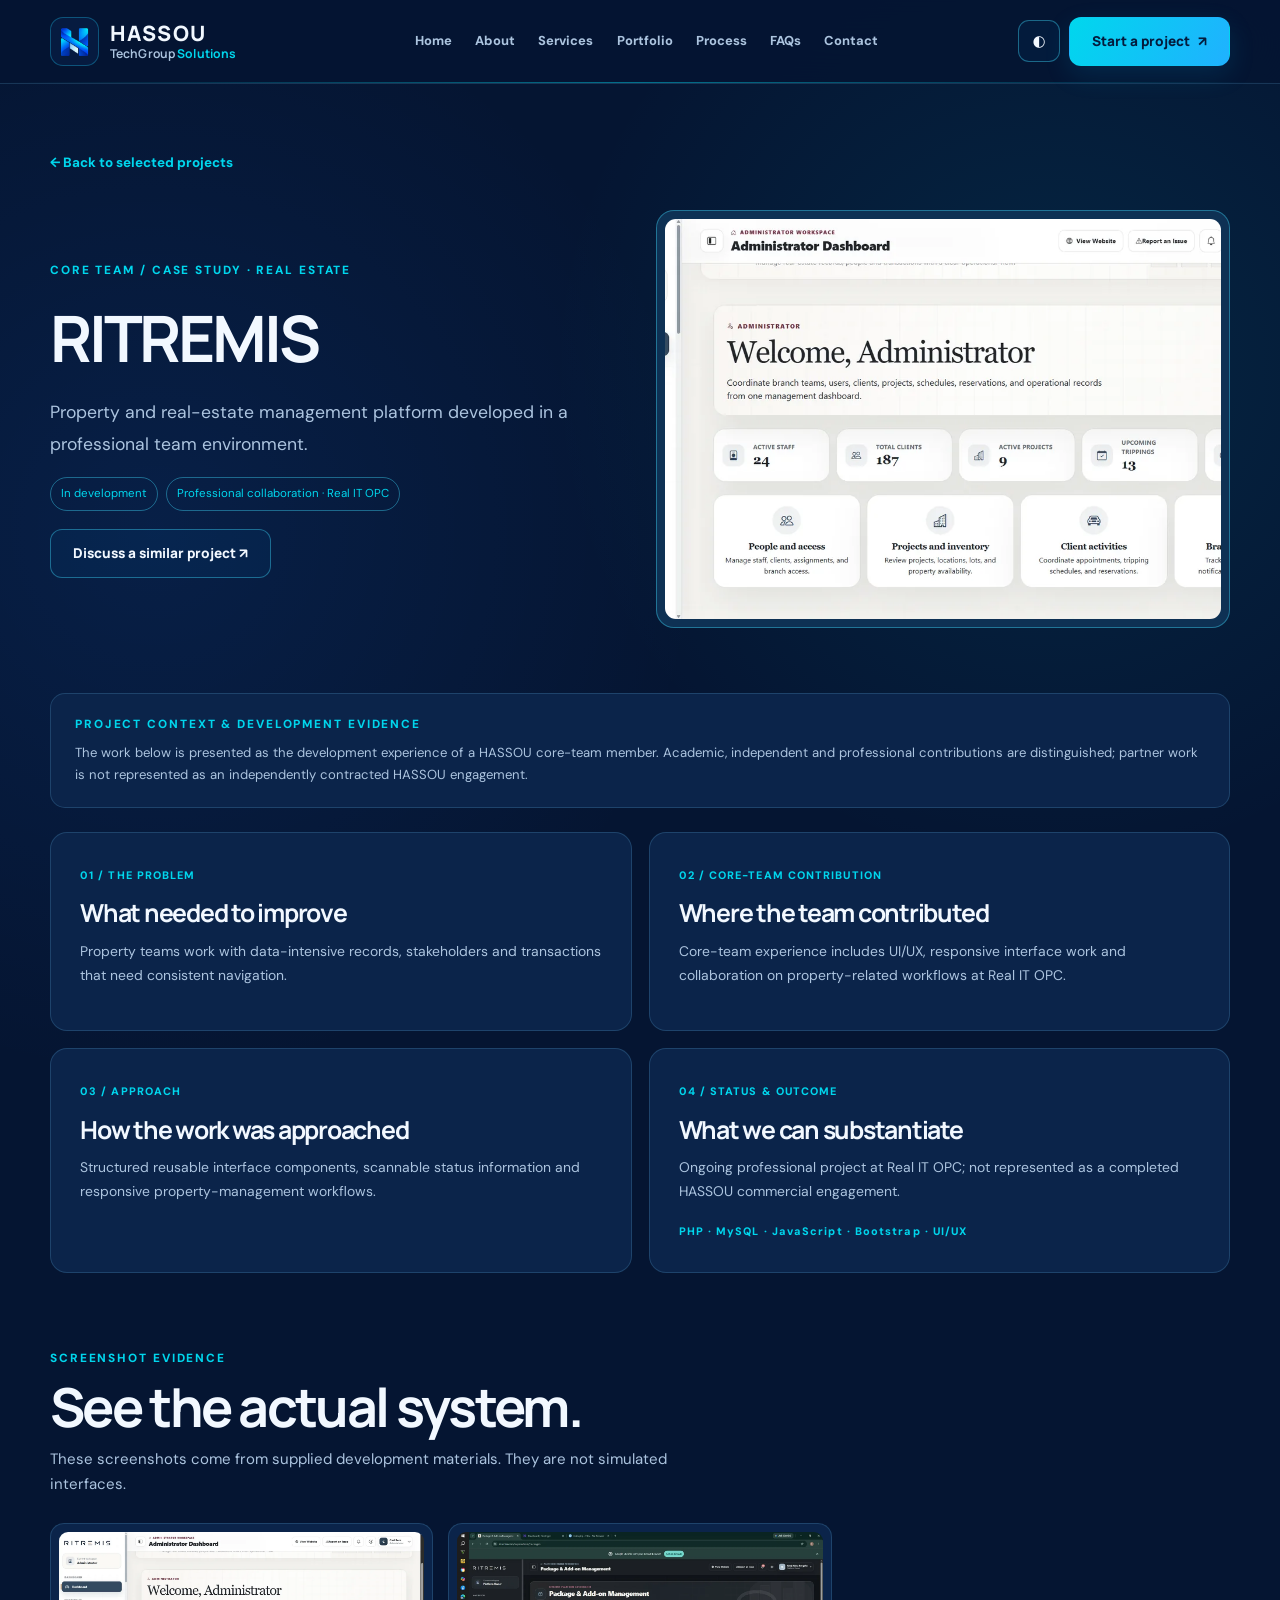
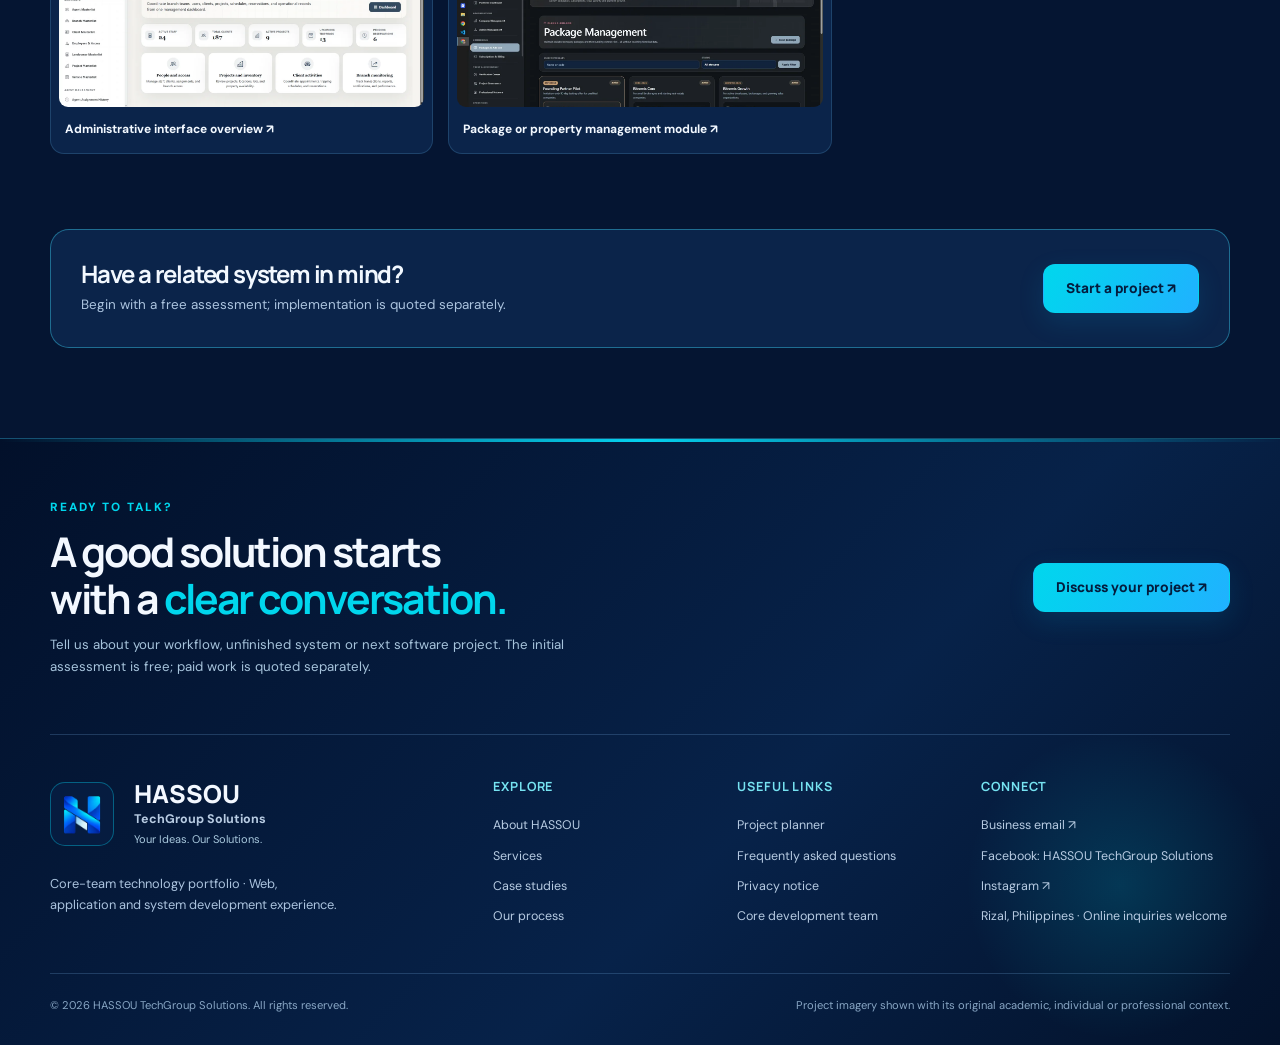
<file: case-studies/ritremis.html>
<!DOCTYPE html>
<html data-theme="dark" lang="en"><head><meta charset="utf-8"/><meta content="width=device-width,initial-scale=1" name="viewport"/><meta content="#061a3d" name="theme-color"/><title>RITREMIS | HASSOU TechGroup Solutions</title><meta content="Property and real-estate management platform developed in a professional team environment." name="description"/><link href="https://hassou-techgroupsolutions.github.io/case-studies/ritremis.html" rel="canonical"/><link href="../favicon.svg" rel="icon" type="image/svg+xml"/><link href="../favicon.ico" rel="icon" sizes="any"/><link href="../apple-touch-icon.png" rel="apple-touch-icon"/><link href="../site.webmanifest" rel="manifest"/><meta content="website" property="og:type"/><meta content="RITREMIS | HASSOU TechGroup Solutions" property="og:title"/><meta content="Property and real-estate management platform developed in a professional team environment." property="og:description"/><meta content="https://hassou-techgroupsolutions.github.io/assets/images/share-ritremis.jpg" property="og:image"/><meta content="summary_large_image" name="twitter:card"/><link href="https://fonts.googleapis.com" rel="preconnect"/><link crossorigin="" href="https://fonts.gstatic.com" rel="preconnect"/><link href="https://fonts.googleapis.com/css2?family=DM+Sans:wght@400;500;600;700;800&amp;family=Manrope:wght@400;500;600;700;800&amp;display=swap" rel="stylesheet"/><link href="../assets/css/style.css?v=20261102qa" rel="stylesheet"/><script defer="" src="../assets/js/app.js?v=20261102qa"></script></head><body><a class="skip" href="#main">Skip to content</a><header class="site-header" id="siteHeader"><div class="head-inner wrap"><a aria-label="HASSOU TechGroup Solutions home" class="brand" href="../index.html#home"><img alt="" height="46" src="../assets/images/hassou-mark.webp" width="46"/><span><strong>HASSOU</strong><small>TechGroup <b>Solutions</b></small></span></a><nav aria-label="Primary navigation" class="main-nav" id="primaryNav"><a href="../index.html#home">Home</a><a href="../index.html#about">About</a><a href="../index.html#services">Services</a><a href="../index.html#portfolio">Portfolio</a><a href="../index.html#process">Process</a><a href="../index.html#faq">FAQs</a><a href="../index.html#contact">Contact</a></nav><div class="nav-actions"><button aria-label="Toggle light or dark theme" class="theme-toggle icon-button" data-theme-toggle="" title="Toggle theme" type="button"><span aria-hidden="true">◐</span></button><a class="btn btn-primary nav-cta" href="../index.html#contact">Start a project <span aria-hidden="true">↗</span></a><button aria-controls="primaryNav" aria-expanded="false" aria-label="Open navigation menu" class="menu-toggle icon-button" type="button"><span aria-hidden="true">☰</span></button></div></div></header><main class="case-page" id="main"><div class="wrap"><a class="back-link" href="../index.html#portfolio">← Back to selected projects</a><div class="case-hero"><div><div class="eyebrow">CORE TEAM / CASE STUDY · REAL ESTATE</div><h1>RITREMIS</h1><p class="section-lead">Property and real-estate management platform developed in a professional team environment.</p><div class="case-status"><span>In development</span><span>Professional collaboration · Real IT OPC</span></div><div class="button-group"><a class="btn btn-outline" href="../index.html#contact">Discuss a similar project ↗</a></div></div><div class="case-cover"><img alt="Genuine screenshot from RITREMIS" height="560" src="../assets/projects/ritremis-1.webp" width="900"/></div></div><div class="case-proof"><div class="eyebrow">PROJECT CONTEXT &amp; DEVELOPMENT EVIDENCE</div><p>The work below is presented as the development experience of a HASSOU core-team member. Academic, independent and professional contributions are distinguished; partner work is not represented as an independently contracted HASSOU engagement.</p></div><div class="case-info"><article><small>01 / THE PROBLEM</small><h2>What needed to improve</h2><p>Property teams work with data-intensive records, stakeholders and transactions that need consistent navigation.</p></article><article><small>02 / CORE-TEAM CONTRIBUTION</small><h2>Where the team contributed</h2><p>Core-team experience includes UI/UX, responsive interface work and collaboration on property-related workflows at Real IT OPC.</p></article><article><small>03 / APPROACH</small><h2>How the work was approached</h2><p>Structured reusable interface components, scannable status information and responsive property-management workflows.</p></article><article><small>04 / STATUS &amp; OUTCOME</small><h2>What we can substantiate</h2><p>Ongoing professional project at Real IT OPC; not represented as a completed HASSOU commercial engagement.</p><small class="tech-stack">PHP · MySQL · JavaScript · Bootstrap · UI/UX</small></article></div><div class="case-gallery"><div class="eyebrow">SCREENSHOT EVIDENCE</div><h2>See the actual system.</h2><p>These screenshots come from supplied development materials. They are not simulated interfaces.</p><div class="case-gallery-grid"><button aria-label="Open Administrative interface overview" class="case-shot" data-gallery="ritremis" data-index="0" type="button"><img alt="Administrative interface overview" height="600" loading="lazy" src="../assets/projects/ritremis-1.webp" width="900"/><span>Administrative interface overview ↗</span></button><button aria-label="Open Package or property management module" class="case-shot" data-gallery="ritremis" data-index="1" type="button"><img alt="Package or property management module" height="600" loading="lazy" src="../assets/projects/ritremis-2.webp" width="900"/><span>Package or property management module ↗</span></button></div></div><div class="case-cta"><div><h2>Have a related system in mind?</h2><p>Begin with a free assessment; implementation is quoted separately.</p></div><a class="btn btn-primary" href="../index.html#contact">Start a project ↗</a></div></div></main><footer class="footer"><div class="wrap"><div class="footer-top"><div><div class="eyebrow">READY TO TALK?</div><h2>A good solution starts<br/>with a <em>clear conversation.</em></h2><p>Tell us about your workflow, unfinished system or next software project. The initial assessment is free; paid work is quoted separately.</p></div><a class="btn btn-primary" href="../index.html#contact">Discuss your project ↗</a></div><div class="footer-grid"><div class="footer-brand"><img alt="" height="64" src="../assets/images/hassou-mark.webp" width="64"/><div><strong>HASSOU</strong><span>TechGroup Solutions</span><small>Your Ideas. Our Solutions.</small></div><p>Core-team technology portfolio · Web, application and system development experience.</p></div><div><h3>Explore</h3><a href="../index.html#about">About HASSOU</a><a href="../index.html#services">Services</a><a href="../case-studies/">Case studies</a><a href="../index.html#process">Our process</a></div><div><h3>Useful links</h3><a href="../index.html#planner">Project planner</a><a href="../index.html#faq">Frequently asked questions</a><a href="../privacy.html">Privacy notice</a><a href="../index.html#team">Core development team</a></div><div><h3>Connect</h3><a href="mailto:tgroupsolutions.dev2026@gmail.com">Business email ↗</a><span>Facebook: HASSOU TechGroup Solutions</span><a href="https://www.instagram.com/hassoutechgroupsolutions/" rel="noopener noreferrer" target="_blank">Instagram ↗</a><span>Rizal, Philippines · Online inquiries welcome</span></div></div><div class="footer-bottom"><span>© 2026 HASSOU TechGroup Solutions. All rights reserved.</span><span>Project imagery shown with its original academic, individual or professional context.</span></div></div></footer><dialog class="gallery-dialog" id="galleryDialog"><div class="gallery-top"><div><small>ACTUAL SYSTEM SCREENSHOTS</small><h2 id="galleryTitle">Screenshots</h2></div><button aria-label="Close gallery" class="icon-button" id="galleryClose" type="button">✕</button></div><div class="gallery-stage"><button aria-label="Previous screenshot" id="galleryPrev" type="button">‹</button><img alt="Actual system interface" id="galleryImage"/><button aria-label="Next screenshot" id="galleryNext" type="button">›</button></div><div class="gallery-bottom"><p id="galleryCaption"></p><span id="galleryCount"></span></div><div class="gallery-thumbs" id="galleryThumbs"></div></dialog><script id="projectData" type="application/json">[{"slug": "ritremis", "name": "RITREMIS", "captions": ["Administrative interface overview", "Package or property management module"], "images": ["../assets/projects/ritremis-1.webp", "../assets/projects/ritremis-2.webp"]}]</script></body></html>
</file>
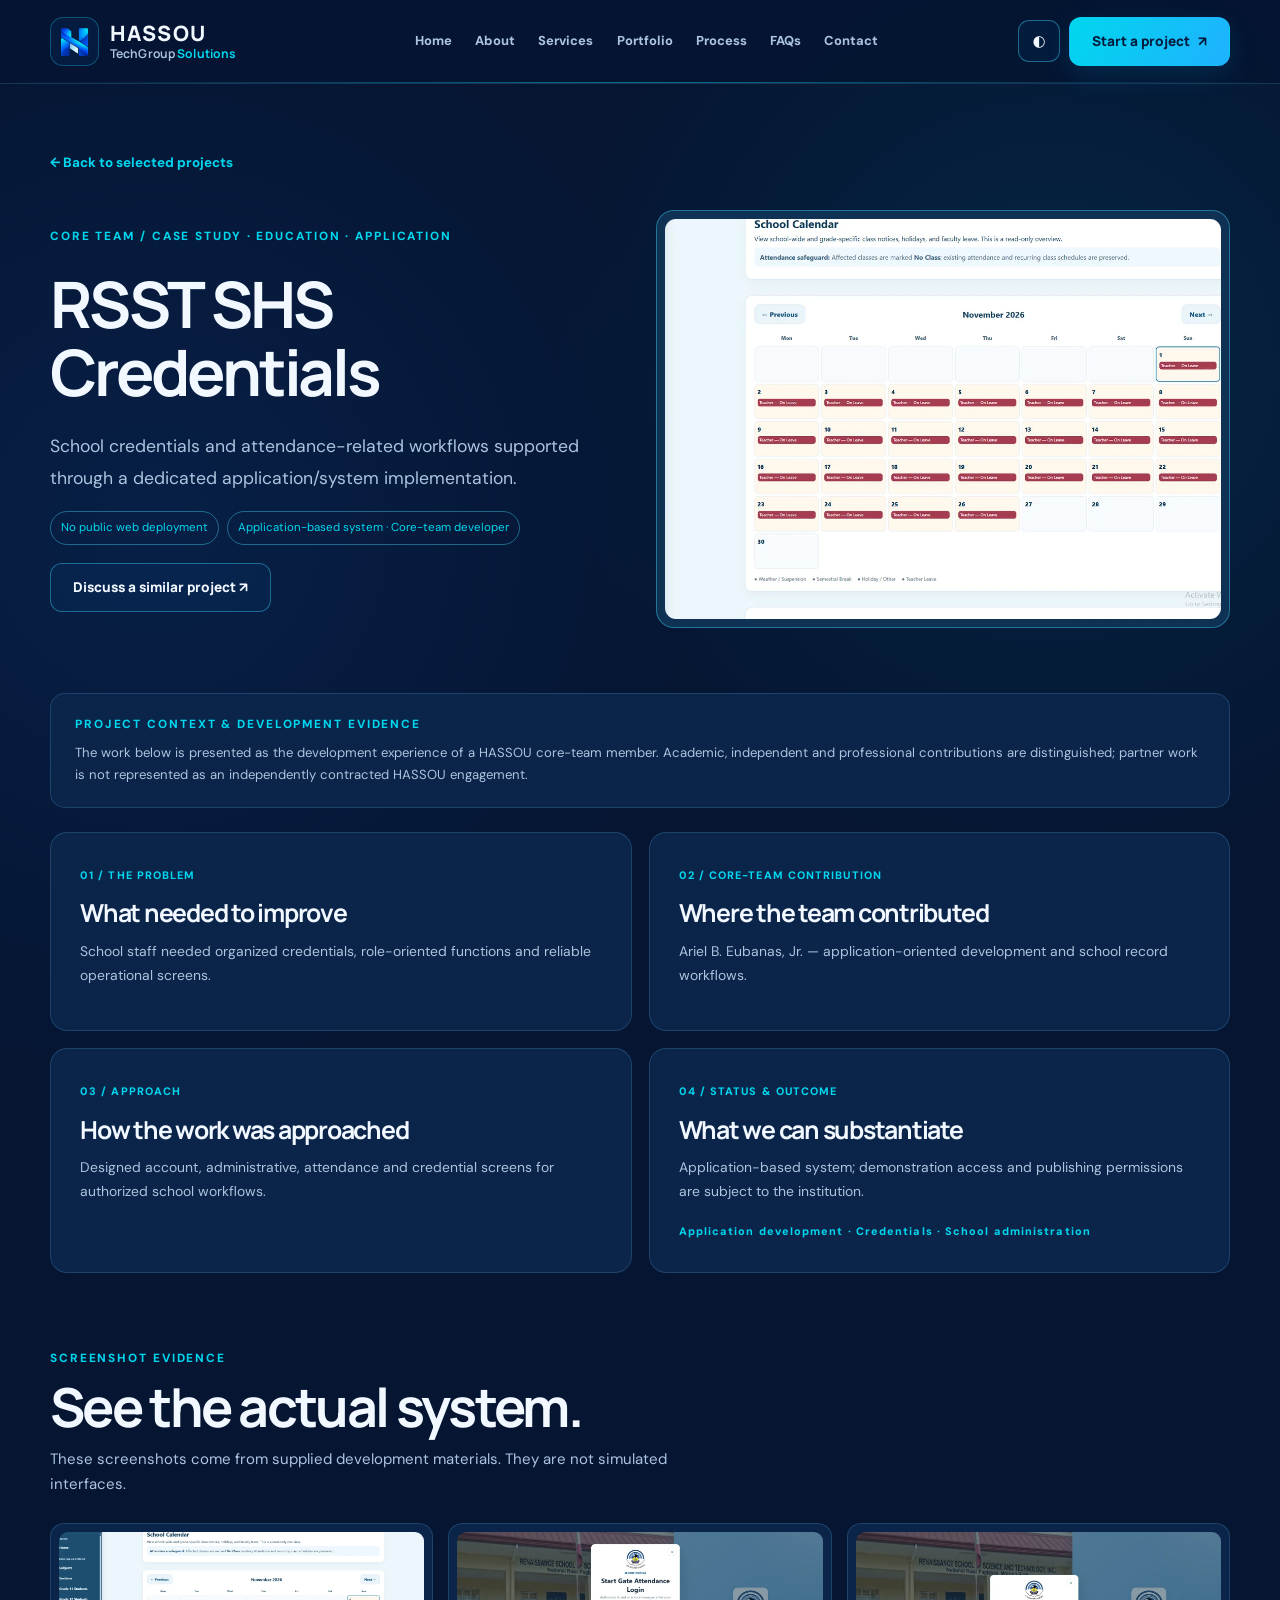
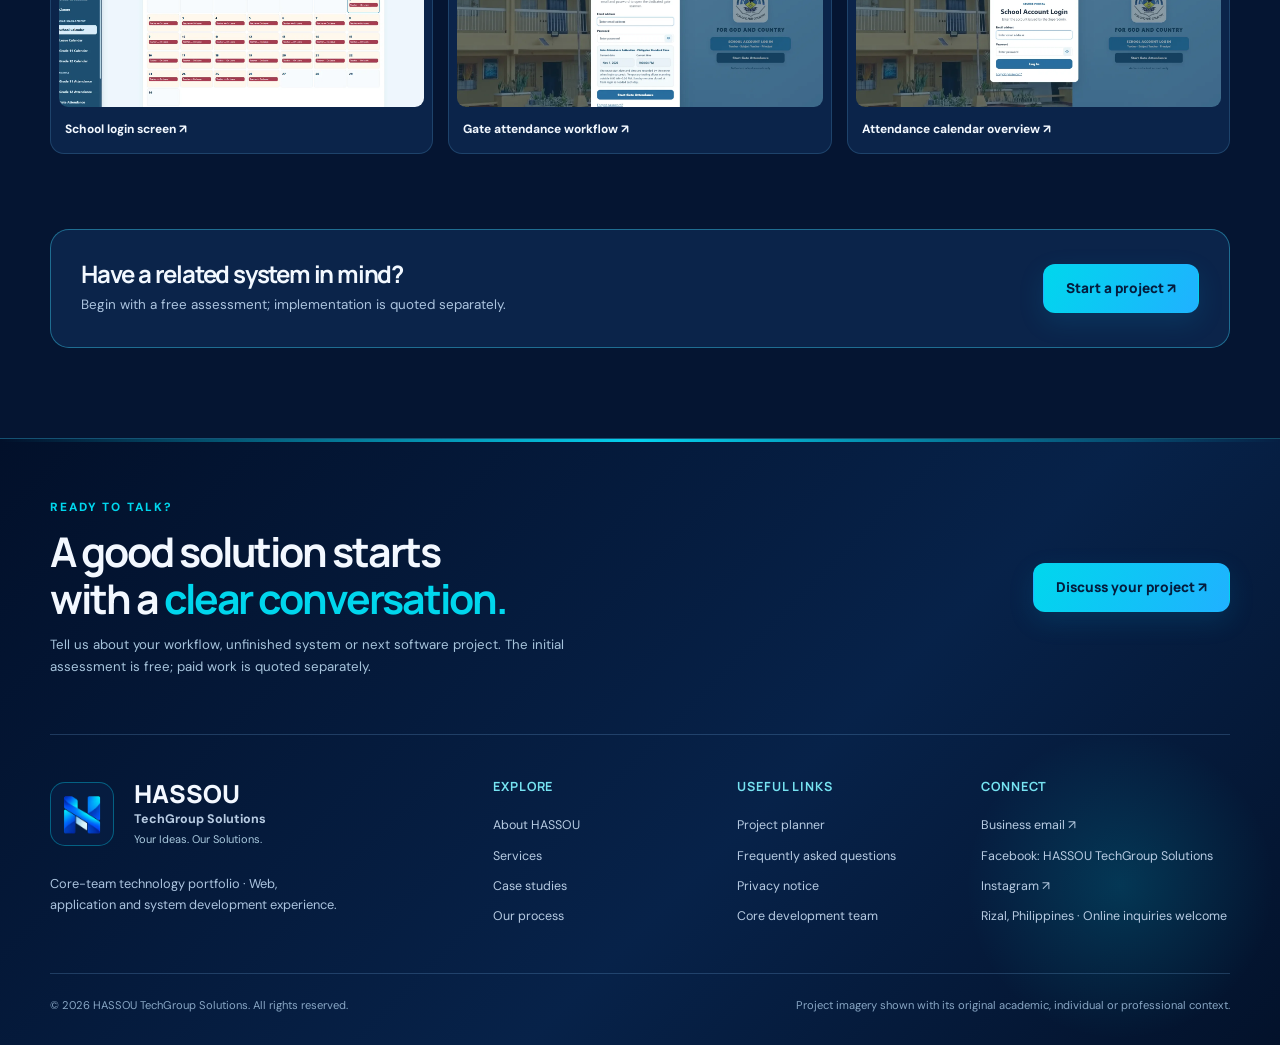
<file: case-studies/rsst-credentials.html>
<!DOCTYPE html>
<html data-theme="dark" lang="en"><head><meta charset="utf-8"/><meta content="width=device-width,initial-scale=1" name="viewport"/><meta content="#061a3d" name="theme-color"/><title>RSST SHS Credentials | HASSOU TechGroup Solutions</title><meta content="School credentials and attendance-related workflows supported through a dedicated application/system implementation." name="description"/><link href="https://hassou-techgroupsolutions.github.io/case-studies/rsst-credentials.html" rel="canonical"/><link href="../favicon.svg" rel="icon" type="image/svg+xml"/><link href="../favicon.ico" rel="icon" sizes="any"/><link href="../apple-touch-icon.png" rel="apple-touch-icon"/><link href="../site.webmanifest" rel="manifest"/><meta content="website" property="og:type"/><meta content="RSST SHS Credentials | HASSOU TechGroup Solutions" property="og:title"/><meta content="School credentials and attendance-related workflows supported through a dedicated application/system implementation." property="og:description"/><meta content="https://hassou-techgroupsolutions.github.io/assets/images/share-rsst-credentials.jpg" property="og:image"/><meta content="summary_large_image" name="twitter:card"/><link href="https://fonts.googleapis.com" rel="preconnect"/><link crossorigin="" href="https://fonts.gstatic.com" rel="preconnect"/><link href="https://fonts.googleapis.com/css2?family=DM+Sans:wght@400;500;600;700;800&amp;family=Manrope:wght@400;500;600;700;800&amp;display=swap" rel="stylesheet"/><link href="../assets/css/style.css?v=20261102qa" rel="stylesheet"/><script defer="" src="../assets/js/app.js?v=20261102qa"></script></head><body><a class="skip" href="#main">Skip to content</a><header class="site-header" id="siteHeader"><div class="head-inner wrap"><a aria-label="HASSOU TechGroup Solutions home" class="brand" href="../index.html#home"><img alt="" height="46" src="../assets/images/hassou-mark.webp" width="46"/><span><strong>HASSOU</strong><small>TechGroup <b>Solutions</b></small></span></a><nav aria-label="Primary navigation" class="main-nav" id="primaryNav"><a href="../index.html#home">Home</a><a href="../index.html#about">About</a><a href="../index.html#services">Services</a><a href="../index.html#portfolio">Portfolio</a><a href="../index.html#process">Process</a><a href="../index.html#faq">FAQs</a><a href="../index.html#contact">Contact</a></nav><div class="nav-actions"><button aria-label="Toggle light or dark theme" class="theme-toggle icon-button" data-theme-toggle="" title="Toggle theme" type="button"><span aria-hidden="true">◐</span></button><a class="btn btn-primary nav-cta" href="../index.html#contact">Start a project <span aria-hidden="true">↗</span></a><button aria-controls="primaryNav" aria-expanded="false" aria-label="Open navigation menu" class="menu-toggle icon-button" type="button"><span aria-hidden="true">☰</span></button></div></div></header><main class="case-page" id="main"><div class="wrap"><a class="back-link" href="../index.html#portfolio">← Back to selected projects</a><div class="case-hero"><div><div class="eyebrow">CORE TEAM / CASE STUDY · EDUCATION · APPLICATION</div><h1>RSST SHS Credentials</h1><p class="section-lead">School credentials and attendance-related workflows supported through a dedicated application/system implementation.</p><div class="case-status"><span>No public web deployment</span><span>Application-based system · Core-team developer</span></div><div class="button-group"><a class="btn btn-outline" href="../index.html#contact">Discuss a similar project ↗</a></div></div><div class="case-cover"><img alt="Genuine screenshot from RSST SHS Credentials" height="560" src="../assets/projects/rsst-credentials-1.webp" width="900"/></div></div><div class="case-proof"><div class="eyebrow">PROJECT CONTEXT &amp; DEVELOPMENT EVIDENCE</div><p>The work below is presented as the development experience of a HASSOU core-team member. Academic, independent and professional contributions are distinguished; partner work is not represented as an independently contracted HASSOU engagement.</p></div><div class="case-info"><article><small>01 / THE PROBLEM</small><h2>What needed to improve</h2><p>School staff needed organized credentials, role-oriented functions and reliable operational screens.</p></article><article><small>02 / CORE-TEAM CONTRIBUTION</small><h2>Where the team contributed</h2><p>Ariel B. Eubanas, Jr. — application-oriented development and school record workflows.</p></article><article><small>03 / APPROACH</small><h2>How the work was approached</h2><p>Designed account, administrative, attendance and credential screens for authorized school workflows.</p></article><article><small>04 / STATUS &amp; OUTCOME</small><h2>What we can substantiate</h2><p>Application-based system; demonstration access and publishing permissions are subject to the institution.</p><small class="tech-stack">Application development · Credentials · School administration</small></article></div><div class="case-gallery"><div class="eyebrow">SCREENSHOT EVIDENCE</div><h2>See the actual system.</h2><p>These screenshots come from supplied development materials. They are not simulated interfaces.</p><div class="case-gallery-grid"><button aria-label="Open School login screen" class="case-shot" data-gallery="rsst-credentials" data-index="0" type="button"><img alt="School login screen" height="600" loading="lazy" src="../assets/projects/rsst-credentials-1.webp" width="900"/><span>School login screen ↗</span></button><button aria-label="Open Gate attendance workflow" class="case-shot" data-gallery="rsst-credentials" data-index="1" type="button"><img alt="Gate attendance workflow" height="600" loading="lazy" src="../assets/projects/rsst-credentials-2.webp" width="900"/><span>Gate attendance workflow ↗</span></button><button aria-label="Open Attendance calendar overview" class="case-shot" data-gallery="rsst-credentials" data-index="2" type="button"><img alt="Attendance calendar overview" height="600" loading="lazy" src="../assets/projects/rsst-credentials-3.webp" width="900"/><span>Attendance calendar overview ↗</span></button></div></div><div class="case-cta"><div><h2>Have a related system in mind?</h2><p>Begin with a free assessment; implementation is quoted separately.</p></div><a class="btn btn-primary" href="../index.html#contact">Start a project ↗</a></div></div></main><footer class="footer"><div class="wrap"><div class="footer-top"><div><div class="eyebrow">READY TO TALK?</div><h2>A good solution starts<br/>with a <em>clear conversation.</em></h2><p>Tell us about your workflow, unfinished system or next software project. The initial assessment is free; paid work is quoted separately.</p></div><a class="btn btn-primary" href="../index.html#contact">Discuss your project ↗</a></div><div class="footer-grid"><div class="footer-brand"><img alt="" height="64" src="../assets/images/hassou-mark.webp" width="64"/><div><strong>HASSOU</strong><span>TechGroup Solutions</span><small>Your Ideas. Our Solutions.</small></div><p>Core-team technology portfolio · Web, application and system development experience.</p></div><div><h3>Explore</h3><a href="../index.html#about">About HASSOU</a><a href="../index.html#services">Services</a><a href="../case-studies/">Case studies</a><a href="../index.html#process">Our process</a></div><div><h3>Useful links</h3><a href="../index.html#planner">Project planner</a><a href="../index.html#faq">Frequently asked questions</a><a href="../privacy.html">Privacy notice</a><a href="../index.html#team">Core development team</a></div><div><h3>Connect</h3><a href="mailto:tgroupsolutions.dev2026@gmail.com">Business email ↗</a><span>Facebook: HASSOU TechGroup Solutions</span><a href="https://www.instagram.com/hassoutechgroupsolutions/" rel="noopener noreferrer" target="_blank">Instagram ↗</a><span>Rizal, Philippines · Online inquiries welcome</span></div></div><div class="footer-bottom"><span>© 2026 HASSOU TechGroup Solutions. All rights reserved.</span><span>Project imagery shown with its original academic, individual or professional context.</span></div></div></footer><dialog class="gallery-dialog" id="galleryDialog"><div class="gallery-top"><div><small>ACTUAL SYSTEM SCREENSHOTS</small><h2 id="galleryTitle">Screenshots</h2></div><button aria-label="Close gallery" class="icon-button" id="galleryClose" type="button">✕</button></div><div class="gallery-stage"><button aria-label="Previous screenshot" id="galleryPrev" type="button">‹</button><img alt="Actual system interface" id="galleryImage"/><button aria-label="Next screenshot" id="galleryNext" type="button">›</button></div><div class="gallery-bottom"><p id="galleryCaption"></p><span id="galleryCount"></span></div><div class="gallery-thumbs" id="galleryThumbs"></div></dialog><script id="projectData" type="application/json">[{"slug": "rsst-credentials", "name": "RSST SHS Credentials", "captions": ["School login screen", "Gate attendance workflow", "Attendance calendar overview"], "images": ["../assets/projects/rsst-credentials-1.webp", "../assets/projects/rsst-credentials-2.webp", "../assets/projects/rsst-credentials-3.webp"]}]</script></body></html>
</file>
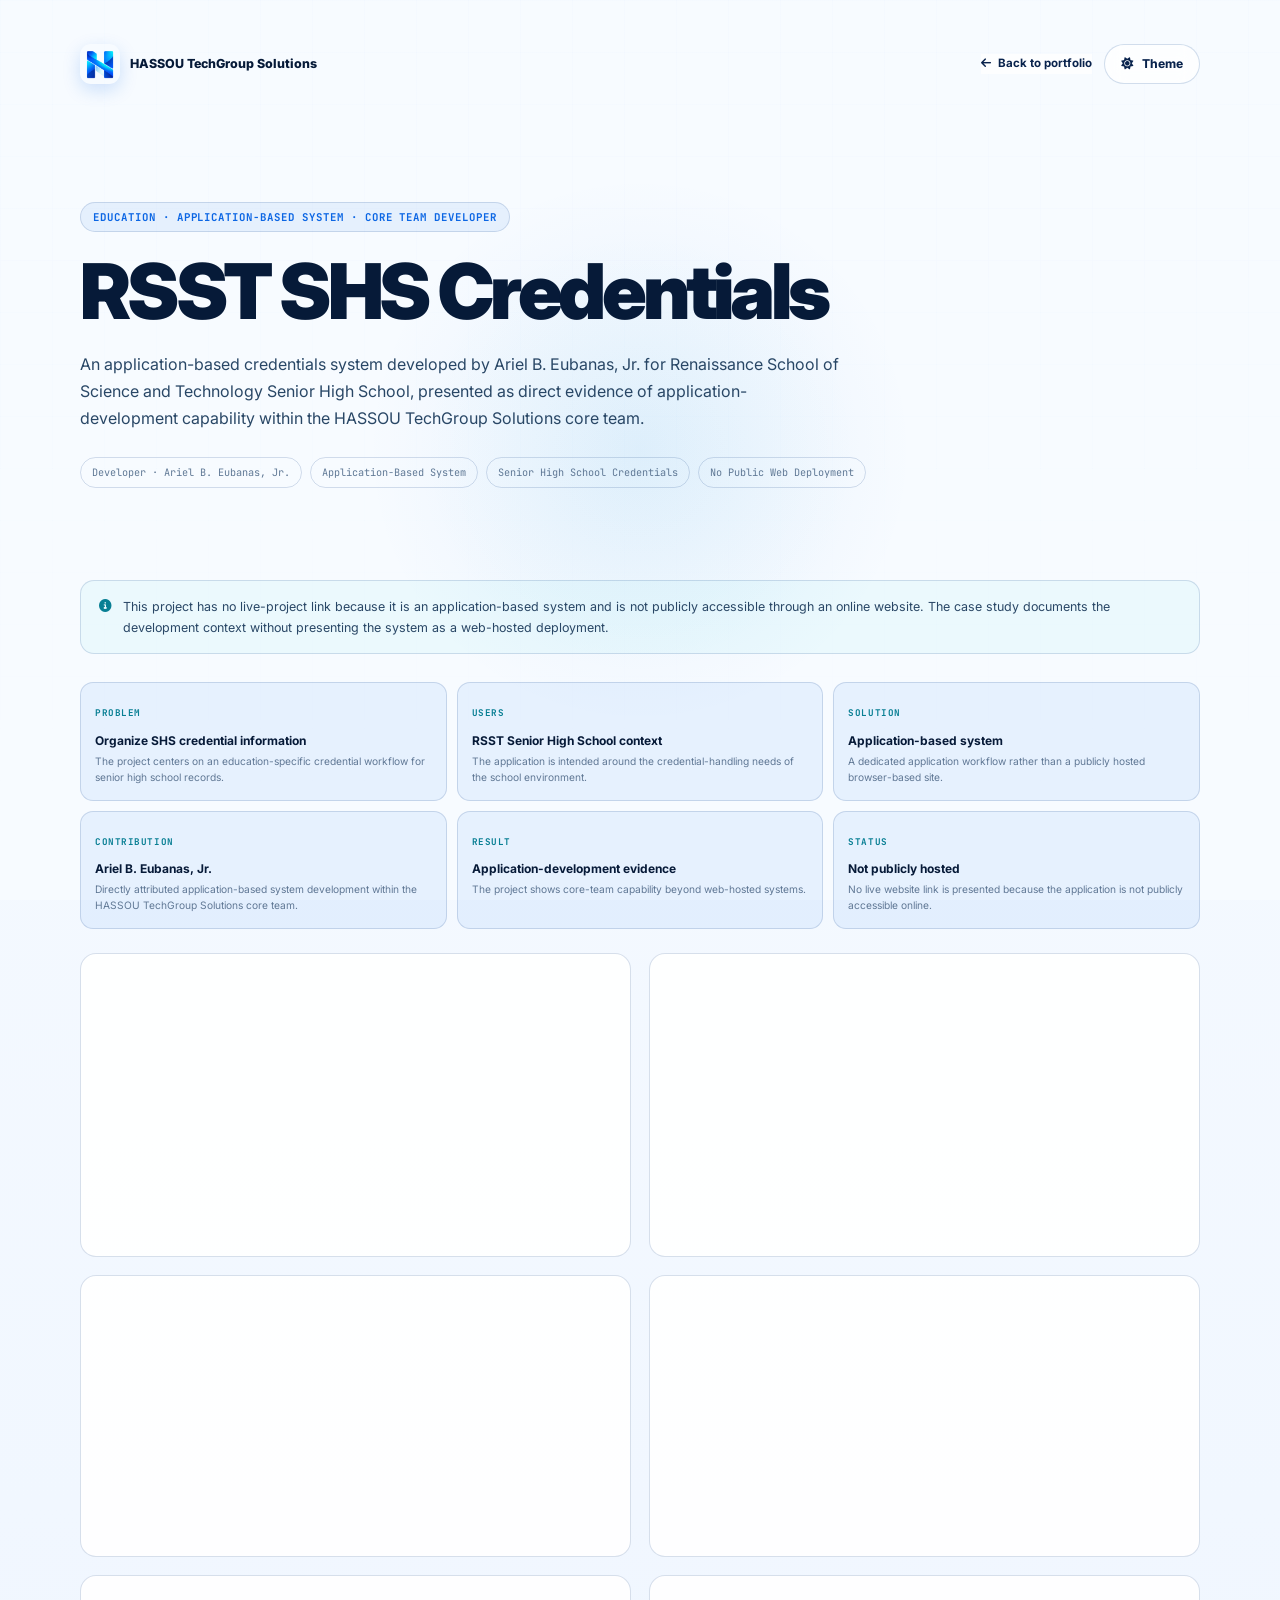
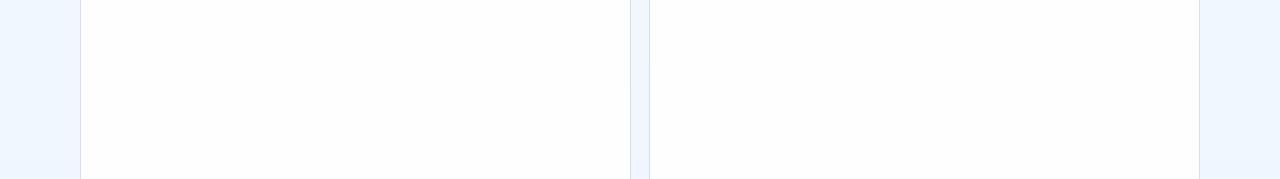
<file: case-studies/rsst-shs-credentials.html>
<!DOCTYPE html>
<html lang="en" data-theme="dark">
<head>
    <meta charset="UTF-8" />
    <meta name="viewport" content="width=device-width, initial-scale=1.0" />
    <meta name="theme-color" content="#020817" />
    <title>RSST SHS Credentials · HASSOU TechGroup Solutions Case Study</title>
    <meta name="description" content="An application-based SHS credentials system developed by Ariel B. Eubanas, Jr. for Renaissance School of Science and Technology Senior High School." />
    <link rel="canonical" href="https://cthyrnmngt718.github.io/tgroup_solutions.dev/case-studies/rsst-shs-credentials.html" />
    <meta property="og:type" content="article" />
    <meta property="og:title" content="RSST SHS Credentials · HASSOU TechGroup Solutions" />
    <meta property="og:description" content="Direct evidence of application-based system development by HASSOU TechGroup Solutions core developer Ariel B. Eubanas, Jr." />
    <meta property="og:url" content="https://cthyrnmngt718.github.io/tgroup_solutions.dev/case-studies/rsst-shs-credentials.html" />
    <meta property="og:image" content="https://cthyrnmngt718.github.io/tgroup_solutions.dev/images/social-preview.jpg" />
    <meta name="twitter:card" content="summary_large_image" />
    <link rel="icon" href="../favicon.ico" sizes="any" />
    <link rel="icon" href="../favicon.svg" type="image/svg+xml" />
    <link rel="icon" href="../favicon-96x96.png" type="image/png" sizes="96x96" />
    <link rel="apple-touch-icon" href="../apple-touch-icon.png" sizes="180x180" />
    <link rel="manifest" href="../site.webmanifest" />
    <link rel="preconnect" href="https://fonts.googleapis.com" />
    <link rel="preconnect" href="https://fonts.gstatic.com" crossorigin />
    <link href="https://fonts.googleapis.com/css2?family=Inter:wght@300;400;500;600;700;800;900&family=JetBrains+Mono:wght@400;600;700&display=swap" rel="stylesheet" />
    <link rel="stylesheet" href="https://cdnjs.cloudflare.com/ajax/libs/font-awesome/6.5.0/css/all.min.css" />
    <link rel="stylesheet" href="../style.css" />
</head>
<body class="case-page">
    <div class="cursor-dot" id="cursorDot" aria-hidden="true"></div>
    <div class="cursor-ring" id="cursorRing" aria-hidden="true"></div>
    <div class="ambient-bg" aria-hidden="true"></div>
    <main class="main-content">
        <div class="case-page-shell">
            <header class="case-page-topbar">
                <a class="case-page-brand" href="../index.html#hero"><img src="../images/hassou-mark-clean.webp" alt="" width="38" height="38" /><span>HASSOU TechGroup Solutions</span></a>
                <div style="display:flex;gap:12px;align-items:center">
                    <a class="case-back-link" href="../index.html#portfolio"><i class="fas fa-arrow-left" aria-hidden="true"></i> Back to portfolio</a>
                    <button id="themeToggle" type="button" class="btn btn-secondary btn-sm" aria-label="Switch to light theme"><i class="fas fa-moon" aria-hidden="true"></i></button>
                </div>
            </header>
            <article>
                <header class="case-page-hero">
                    <span class="section-tag">Education · Application-Based System · Core Team Developer</span>
                    <h1>RSST SHS Credentials</h1>
                    <p>An application-based credentials system developed by Ariel B. Eubanas, Jr. for Renaissance School of Science and Technology Senior High School, presented as direct evidence of application-development capability within the HASSOU TechGroup Solutions core team.</p>
                    <div class="case-page-meta"><span>Developer · Ariel B. Eubanas, Jr.</span><span>Application-Based System</span><span>Senior High School Credentials</span><span>No Public Web Deployment</span></div>
                </header>
                <div class="truth-note"><i class="fas fa-circle-info" aria-hidden="true"></i><span>This project has no live-project link because it is an application-based system and is not publicly accessible through an online website. The case study documents the development context without presenting the system as a web-hosted deployment.</span></div>
                <div class="case-story-flow" aria-label="Case story at a glance"><div><span>Problem</span><strong>Organize SHS credential information</strong><p>The project centers on an education-specific credential workflow for senior high school records.</p></div><div><span>Users</span><strong>RSST Senior High School context</strong><p>The application is intended around the credential-handling needs of the school environment.</p></div><div><span>Solution</span><strong>Application-based system</strong><p>A dedicated application workflow rather than a publicly hosted browser-based site.</p></div><div><span>Contribution</span><strong>Ariel B. Eubanas, Jr.</strong><p>Directly attributed application-based system development within the HASSOU TechGroup Solutions core team.</p></div><div><span>Result</span><strong>Application-development evidence</strong><p>The project shows core-team capability beyond web-hosted systems.</p></div><div><span>Status</span><strong>Not publicly hosted</strong><p>No live website link is presented because the application is not publicly accessible online.</p></div></div>
                <div class="case-story-grid">
                    <section class="case-story-card"><h2>Developer Evidence</h2><p>Ariel B. Eubanas, Jr. is identified as the developer of RSST SHS Credentials. The project is included so clients and collaborators can see a directly attributed example of application-based system development from a HASSOU TechGroup Solutions core developer.</p></section>
                    <section class="case-story-card"><h2>Project Context</h2><p>The system was intended for Renaissance School of Science and Technology Senior High School and centers on the handling and organization of SHS credential information within an application workflow.</p></section>
                    <section class="case-story-card"><h2>Development Type</h2><p>Unlike the team's publicly accessible web systems, RSST SHS Credentials is an application-based system. Its inclusion demonstrates that HASSOU TechGroup Solutions' experience is not limited to browser-based development.</p></section>
                    <section class="case-story-card"><h2>System Focus</h2><p>The project represents software designed around an education-specific credential workflow, where the application structure is shaped by the users and records it is intended to support.</p></section>
                    <section class="case-story-card"><h2>Why It Matters to HASSOU TechGroup Solutions</h2><p>Alongside Cathyrine Menguito's full-stack web-system work, this project gives the portfolio a directly attributed application-based example from Ariel B. Eubanas, Jr. Together, the projects show complementary core-team experience across web and application development.</p></section>
                    <section class="case-story-card"><h2>Public Availability</h2><p>No public online system URL is provided. The application is represented through this portfolio case study rather than a live website link.</p></section>
                </div>
                <div class="case-page-cta">
                    <div><h2>Planning an application-based system?</h2><p>Contact HASSOU TechGroup Solutions to discuss the users, workflow, records, operating environment, and requirements that should shape the application.</p></div>
                    <div class="case-actions"><a class="btn btn-primary" href="../index.html#contact"><i class="fas fa-comments" aria-hidden="true"></i> Discuss a Project</a></div>
                </div>
            </article>
        </div>
    </main>
    <script type="module" src="../script.js"></script>
</body>
</html>
</file>
<file: assets/css/style.css>
/* HASSOU TechGroup Solutions · cohesive, accessible core-team portfolio */
:root{color-scheme:dark;--bg:#051532;--bg2:#061c40;--panel:#0b244a;--card:#0a2043;--line:rgba(112,200,248,.19);--line2:rgba(60,210,244,.42);--txt:#f2f8ff;--muted:#acc4df;--muted2:#89a9c9;--cyan:#00d6ed;--blue:#268eff;--shadow:0 26px 76px rgba(0,6,23,.26);--radius:22px;--easing:cubic-bezier(.22,.7,.2,1)}
html[data-theme=light]{color-scheme:light;--bg:#f3f8fe;--bg2:#eaf2fc;--panel:#ffffff;--card:#fff;--line:rgba(7,73,134,.16);--line2:rgba(0,130,184,.44);--txt:#092449;--muted:#496481;--muted2:#607b96;--cyan:#007da8;--blue:#1862bb;--shadow:0 16px 52px rgba(20,70,125,.10)}
*{box-sizing:border-box}html{scroll-behavior:smooth;scroll-padding-top:90px}body{margin:0;background:var(--bg);color:var(--txt);font:400 15px/1.7 'DM Sans',system-ui,Arial,sans-serif;overflow-x:clip}button,input,select,textarea{font:inherit}button{cursor:pointer}a{color:inherit;text-decoration:none}img{max-width:100%;display:block}h1,h2,h3,p{margin-top:0}h1,h2,h3,.brand,.btn{font-family:Manrope,'DM Sans',sans-serif}h1,h2,h3{letter-spacing:-.05em}h1{font-size:clamp(3.1rem,6.2vw,6.15rem);line-height:1.06;margin:24px 0}h2{font-size:clamp(2.1rem,4.2vw,3.55rem);line-height:1.16}h3{line-height:1.3}h1 span,h2 span,.footer h2 em{color:var(--cyan);font-style:normal}p{color:var(--muted)}:focus-visible{outline:3px solid var(--cyan);outline-offset:4px}.wrap{width:min(1180px,calc(100% - 56px));margin-inline:auto}.section{padding:clamp(76px,9vw,130px) 0;scroll-margin-top:60px}.section-alt{background:var(--bg2)}.skip{position:fixed;top:-120px;left:10px;padding:12px 18px;background:var(--cyan);color:#041a36;z-index:500;border-radius:8px}.skip:focus{top:8px}.eyebrow{color:var(--cyan);font-size:.74rem;font-weight:800;letter-spacing:.16em;text-transform:uppercase}.section-lead{font-size:1.1rem;line-height:1.82;color:var(--muted)}.muted{color:var(--muted)}.small{font-size:.77rem}.note{font-size:.84rem;border-left:2px solid var(--cyan);padding:9px 14px;background:rgba(13,148,205,.06)}
.site-header{height:84px;position:sticky;top:0;z-index:100;background:color-mix(in srgb,var(--bg) 92%,transparent);border-bottom:1px solid var(--line);backdrop-filter:blur(24px);transition:height .25s var(--easing),box-shadow .25s}.site-header.scrolled{height:72px;box-shadow:0 8px 36px rgba(0,8,26,.17)}.head-inner{height:100%;display:grid;grid-template-columns:225px 1fr auto;align-items:center;gap:18px}.brand{display:flex;align-items:center;gap:11px;min-width:0}.brand img{width:49px;height:49px;object-fit:contain;padding:4px;background:#061b40;border:1px solid rgba(29,206,244,.32);border-radius:13px}.brand strong{display:block;font-weight:800;font-size:1.32rem;letter-spacing:.055em;line-height:1.18}.brand small{display:block;white-space:nowrap;font-size:.76rem;font-weight:650;letter-spacing:.01em;color:var(--muted);line-height:1.4}.brand small b{color:var(--cyan)}.main-nav{display:flex;justify-content:center;align-items:center;gap:clamp(10px,1.8vw,25px)}.main-nav a{font-size:.81rem;font-weight:750;color:var(--muted);position:relative;padding:25px 0;transition:color .2s}.main-nav a:hover,.main-nav a.active{color:var(--txt)}.main-nav a.active::after{content:'';position:absolute;left:0;right:0;bottom:15px;height:2px;background:var(--cyan);border-radius:3px}.nav-actions{display:flex;align-items:center;gap:9px}.btn{min-height:47px;padding:12px 22px;border-radius:12px;font-size:.85rem;font-weight:800;display:inline-flex;align-items:center;justify-content:center;gap:8px;border:1px solid transparent;transition:transform .25s var(--easing),background .25s,border .25s,box-shadow .25s;white-space:normal}.btn:hover{transform:translateY(-2px)}.btn-primary{background:linear-gradient(120deg,#00d7ed,#20b1ff);color:#041c3d;box-shadow:0 9px 27px rgba(0,180,241,.13)}.btn-primary:hover{box-shadow:0 14px 32px rgba(0,190,240,.24)}.btn-outline{border-color:var(--line2);background:rgba(12,110,184,.08);color:var(--txt)}.btn-outline:hover{border-color:var(--cyan);background:rgba(11,145,211,.13)}.icon-button{width:42px;height:42px;display:grid;place-items:center;border:1px solid var(--line2);background:rgba(12,118,191,.07);color:var(--txt);border-radius:11px}.menu-toggle{display:none}
.hero{position:relative;overflow:hidden;background:radial-gradient(ellipse at 75% 22%,rgba(13,85,188,.22),transparent 56%),var(--bg);padding-top:clamp(64px,6vw,88px);padding-bottom:88px}.hero::before,.hero::after{content:'';position:absolute;pointer-events:none;opacity:.5;transform:rotate(-45deg);width:650px;height:110px;background:linear-gradient(180deg,rgba(2,92,226,.22),rgba(3,138,238,.06));border-block:1px solid rgba(24,166,250,.23)}.hero::before{top:-300px;left:-200px}.hero::after{bottom:-310px;right:-220px}.hero-grid{display:grid;grid-template-columns:minmax(0,1.08fr) minmax(370px,.92fr);gap:clamp(40px,6vw,82px);align-items:center;position:relative;z-index:1}.hero-text .eyebrow{display:inline-flex;gap:10px;align-items:center;font-size:.66rem;border:1px solid var(--line2);border-radius:999px;padding:8px 13px;background:rgba(0,158,216,.07)}.status-dot{height:7px;width:7px;background:#00eec9;border-radius:50%;box-shadow:0 0 0 4px rgba(3,224,201,.13)}.hero h1{max-width:700px;font-size:clamp(3.1rem,5.5vw,5.9rem)}.hero-lead{font-size:1.11rem;line-height:1.83;max-width:610px}.hero-actions,.button-group{display:flex;align-items:center;flex-wrap:wrap;gap:13px;margin-top:30px}.hero-disclaimer{font-size:.79rem;color:var(--muted2);margin:15px 0 0}.hero-proof{display:flex;gap:24px;margin-top:55px;padding-top:25px;border-top:1px solid var(--line);flex-wrap:wrap}.hero-proof span{display:flex;align-items:center;gap:10px;font-size:.72rem;color:var(--muted);max-width:150px;line-height:1.35}.hero-proof strong{color:var(--cyan);font:800 1.7rem/1 Manrope,sans-serif}.hero-visual{position:relative;margin:auto;width:min(100%,420px)}.visual-border{padding:11px;background:linear-gradient(135deg,#082653,#051732);border:1px solid rgba(8,209,246,.55);border-radius:25px;box-shadow:var(--shadow)}.visual-border>img{border-radius:15px;width:100%;max-height:585px;object-fit:cover;object-position:center top}.visual-caption{display:flex;align-items:center;gap:10px;border-top:1px solid rgba(15,202,246,.3);padding:15px 10px 4px;color:white}.visual-caption b{display:block;font-size:.84rem}.visual-caption small{display:block;color:#9ccde9;font-size:.73rem}.corner{position:absolute;height:80px;width:80px;border:3px solid #00cfef;opacity:.45;pointer-events:none}.corner-one{top:-17px;right:-18px;border-left:0;border-bottom:0}.corner-two{bottom:-17px;left:-17px;border-right:0;border-top:0}
.split-section{display:grid;grid-template-columns:.92fr 1.08fr;gap:clamp(40px,8vw,110px);align-items:start}.split-section p{font-size:.96rem}.value-row{display:grid;grid-template-columns:repeat(3,1fr);gap:15px;margin-top:30px}.value-row div{border-top:2px solid var(--cyan);padding-top:12px}.value-row b{display:block;font-size:.82rem}.value-row span{display:block;color:var(--muted);font-size:.74rem;line-height:1.65;margin-top:5px}.section-heading{display:flex;align-items:end;justify-content:space-between;gap:40px;margin-bottom:34px}.section-heading h2{margin:13px 0 0;max-width:760px}.section-heading>p{max-width:355px;font-size:.95rem;margin:0 0 7px}.services-grid{display:grid;grid-template-columns:repeat(3,1fr);gap:16px}.service-card{background:var(--panel);border:1px solid var(--line);border-radius:var(--radius);padding:28px;position:relative;min-height:275px;transition:transform .3s var(--easing),border-color .3s,box-shadow .3s}.service-card:hover,.project-card:hover,.process-card:hover{transform:translateY(-5px);border-color:var(--line2);box-shadow:var(--shadow)}.service-numb{position:absolute;right:25px;top:23px;color:var(--muted2);font-size:.72rem}.service-icon{font-size:1.65rem;display:grid;place-items:center;background:linear-gradient(120deg,#06327a,#0076da);color:white;border:1px solid rgba(0,222,255,.4);border-radius:14px;width:58px;height:58px;margin-bottom:20px}.service-card h3{font-size:1.17rem;margin-bottom:10px}.service-card p{font-size:.86rem;line-height:1.7;margin-bottom:20px}.service-card a{font-size:.78rem;color:var(--cyan);font-weight:800}.services-banner{margin-top:22px;display:flex;align-items:center;gap:18px;border:1px solid var(--line2);border-radius:20px;padding:23px;background:linear-gradient(115deg,rgba(3,118,191,.18),transparent)}.services-banner>div{flex:1}.services-banner strong{font-size:1.03rem}.services-banner p{font-size:.81rem;margin:5px 0 0}
.filter-bar{display:flex;gap:9px;flex-wrap:wrap;margin:0 0 26px}.filter{border:1px solid var(--line);background:var(--panel);color:var(--muted);border-radius:999px;padding:9px 16px;font-size:.8rem;font-weight:700}.filter:hover,.filter.active{background:var(--cyan);color:#062341;border-color:var(--cyan)}.filter span{font-size:.7rem;margin-left:5px}.project-grid{display:grid;grid-template-columns:repeat(3,minmax(0,1fr));gap:20px}.project-card{background:var(--card);border:1px solid var(--line);border-radius:19px;overflow:hidden;transition:transform .3s var(--easing),border .3s,box-shadow .3s}.project-card[hidden]{display:none!important}.project-image{width:100%;position:relative;display:block;background:#0d274c;overflow:hidden;border:0;padding:0;text-align:left;color:white}.project-image img{width:100%;height:206px;object-fit:cover;object-position:top;transition:transform .55s var(--easing)}.project-image:hover img{transform:scale(1.055)}.image-overlay{position:absolute;inset:auto 10px 10px auto;border-radius:8px;background:rgba(1,21,46,.88);color:white;padding:7px 11px;font-size:.69rem;font-weight:800;backdrop-filter:blur(6px)}.project-body{padding:23px}.project-meta{display:flex;gap:8px;justify-content:space-between;align-items:start;flex-wrap:wrap;font-size:.66rem;color:var(--cyan);font-weight:800;letter-spacing:.035em}.project-meta span:last-child{color:var(--muted2)}.project-body h3{font-size:1.27rem;margin:12px 0}.project-body p{font-size:.82rem;line-height:1.72}.project-credit{padding-top:10px;border-top:1px solid var(--line);min-height:58px;color:var(--muted2)}.project-actions{display:flex;justify-content:space-between;gap:8px;flex-wrap:wrap;margin-top:14px}.project-actions a,.text-button,.text-arrow{font-size:.8rem;color:var(--cyan);font-weight:800;background:none;border:0;padding:0}.project-clarification{font-size:.78rem;border-left:2px solid var(--cyan);padding-left:13px;margin-top:24px;max-width:920px}
.process-grid{display:grid;grid-template-columns:repeat(5,minmax(0,1fr));gap:12px}.process-card{padding:23px 19px;border:1px solid var(--line);background:var(--panel);border-radius:16px;transition:transform .25s,border .25s}.process-card>span{font-size:1.7rem;font-weight:800;color:var(--cyan)}.process-card h3{font-size:1rem;margin:15px 0 8px}.process-card p{font-size:.8rem;line-height:1.67}.planner-grid{display:grid;grid-template-columns:1fr 1.12fr;gap:clamp(40px,7vw,95px);align-items:start}.planner-grid h2{margin-top:13px}.planner-grid>div>p{max-width:500px}.planner-note{margin-top:35px;border-left:2px solid var(--cyan);padding-left:16px}.planner-note p{font-size:.83rem}.planner-panel,.contact-form{padding:30px;border:1px solid var(--line2);border-radius:22px;background:var(--panel);box-shadow:var(--shadow)}label{display:block;font-size:.77rem;color:var(--txt);font-weight:750;margin-bottom:12px}label small{font-weight:400;color:var(--muted)}select,input:not([type=checkbox]),textarea{display:block;width:100%;border:1px solid var(--line);border-radius:10px;color:var(--txt);background:var(--bg);padding:12px 13px;margin-top:7px;min-height:46px;outline:none}select:focus,input:focus,textarea:focus{border-color:var(--cyan);outline:2px solid rgba(2,202,240,.16)}textarea{resize:vertical}fieldset{border:0;padding:0;margin:16px 0}legend{font-size:.78rem;font-weight:750;margin-bottom:12px}.feature-checks{display:grid;grid-template-columns:1fr 1fr;gap:3px 13px}.feature-checks label{font-size:.8rem;font-weight:500;color:var(--muted);display:flex;gap:9px;align-items:center}.feature-checks input,.consent input{accent-color:var(--cyan)}.planner-output{background:rgba(4,24,50,.45);border:1px solid var(--line);border-radius:12px;padding:17px;margin-top:16px}.planner-output strong{font-size:.77rem;color:var(--cyan)}.planner-output pre{white-space:pre-wrap;overflow-wrap:anywhere;font:500 .76rem/1.7 'DM Sans',sans-serif;color:#d6eaff;margin:12px 0 0}html[data-theme=light] .planner-output pre{color:var(--txt)}.button-group{margin-top:18px}
.team-grid{display:grid;grid-template-columns:1fr 1fr;gap:22px}.team-card{display:grid;grid-template-columns:190px minmax(0,1fr);gap:20px;border:1px solid var(--line);border-radius:20px;padding:16px;background:var(--panel);align-items:center}.team-card>img{width:190px;height:235px;object-fit:cover;object-position:center top;border-radius:13px}.team-card h3{font-size:1.37rem;margin:12px 0}.team-card p{font-size:.84rem}.team-card a{font-size:.8rem;font-weight:800;color:var(--cyan)}.team-card .eyebrow{font-size:.65rem}.faq-layout{display:grid;grid-template-columns:.85fr 1.15fr;gap:clamp(40px,7vw,90px)}.faqs details{border-bottom:1px solid var(--line);padding:0 0 2px}.faqs details:first-child{border-top:1px solid var(--line)}.faqs summary{cursor:pointer;list-style:none;display:flex;justify-content:space-between;gap:16px;font-size:.98rem;font-weight:750;padding:19px 0}.faqs summary::-webkit-details-marker{display:none}.faqs summary span{color:var(--cyan);font-size:1.3rem;line-height:1}.faqs details[open] summary span{transform:rotate(45deg)}.faqs p{font-size:.86rem;max-width:650px;padding-right:20px}
.contact-section{background:radial-gradient(ellipse at 80% 20%,rgba(0,123,201,.13),transparent 55%),var(--bg)}.contact-layout{display:grid;grid-template-columns:1fr 1.08fr;gap:clamp(40px,8vw,90px)}.contact-layout h2{margin-top:16px}.contact-info{display:grid;gap:12px;margin:30px 0}.contact-info>*{font-size:.88rem;color:var(--muted);overflow-wrap:anywhere}.contact-info a:hover{color:var(--cyan)}.form-grid{display:grid;grid-template-columns:1fr 1fr;gap:14px}.contact-form label>span{color:var(--cyan)}.consent{display:flex;align-items:start;gap:9px;color:var(--muted);font-size:.77rem;font-weight:500}.consent a{color:var(--cyan);text-decoration:underline}.submit-button{width:100%;margin-top:10px}.form-status{font-size:.74rem;margin-top:14px}.honey{position:absolute;left:-9999px;opacity:0}
.footer{background:linear-gradient(135deg,#02102a,#072249 60%,#03122b);color:#f3f8ff;border-top:1px solid rgba(60,208,241,.3);position:relative}.footer::before{content:'';display:block;height:3px;background:linear-gradient(90deg,transparent,#04d1ee,transparent)}.footer-top{display:flex;justify-content:space-between;align-items:center;gap:25px;padding:55px 0;border-bottom:1px solid rgba(130,187,239,.22)}.footer h2{font-size:clamp(1.8rem,3.2vw,2.8rem);margin:11px 0}.footer-top p{max-width:540px;font-size:.83rem;color:#a7c4dc;margin-bottom:0}.footer-grid{display:grid;grid-template-columns:2fr 1fr 1fr 1.25fr;gap:45px;padding:44px 0;border-bottom:1px solid rgba(130,187,239,.22)}.footer-brand{display:grid;grid-template-columns:72px 1fr;align-items:center;align-content:start;gap:8px 12px}.footer-brand>img{padding:5px;border:1px solid rgba(0,220,248,.36);background:#061c40;border-radius:15px}.footer-brand strong{font:800 1.55rem/1.2 Manrope,sans-serif;display:block}.footer-brand span{display:block;color:#43d8ec;font-weight:750}.footer-brand small{display:block;font-size:.69rem;color:#a9c9de}.footer-brand p{grid-column:1/-1;max-width:290px;margin-top:16px;font-size:.8rem}.footer-grid>div:not(:first-child){display:flex;flex-direction:column;gap:9px}.footer-grid h3{font-size:.79rem;letter-spacing:.07em;text-transform:uppercase;margin:0 0 11px;color:#76e3f1}.footer-grid a,.footer-grid span{font-size:.78rem;color:#b7cbe2}.footer-grid a:hover{color:#3ce5f2}.footer-bottom{display:flex;justify-content:space-between;gap:18px;flex-wrap:wrap;padding:22px 0 30px;color:#88a6c4;font-size:.7rem}
.rail{position:fixed;right:20px;bottom:20px;z-index:70;display:flex;flex-direction:column;align-items:center;border:1px solid var(--line2);border-radius:999px;overflow:hidden;background:color-mix(in srgb,var(--panel) 95%,transparent);backdrop-filter:blur(12px);box-shadow:var(--shadow)}.rail button{background:none;color:var(--txt);border:0;font-size:1.35rem;font-weight:800;width:42px;height:36px}.rail button:disabled{opacity:.3;cursor:default}.rail span{font:700 .66rem 'DM Sans',sans-serif;color:var(--cyan);padding:3px 0}
.gallery-dialog{max-width:min(1090px,96vw);width:100%;max-height:95dvh;border:1px solid var(--line2);border-radius:19px;padding:20px;background:var(--panel);color:var(--txt);box-shadow:0 25px 110px rgba(0,0,0,.7);overflow:auto}.gallery-dialog::backdrop{background:rgba(0,8,29,.82);backdrop-filter:blur(8px)}.gallery-top,.gallery-bottom{display:flex;align-items:center;justify-content:space-between;gap:15px}.gallery-top h2{font-size:1.5rem;margin:2px 0 15px}.gallery-top small{font-size:.65rem;color:var(--cyan);font-weight:800;letter-spacing:.12em}.gallery-stage{display:grid;grid-template-columns:46px 1fr 46px;align-items:center;gap:10px;background:#061c3a;border-radius:12px;padding:10px;min-height:250px}.gallery-stage>img{max-height:min(62vh,640px);width:100%;object-fit:contain;margin:auto}.gallery-stage>button{background:rgba(0,202,235,.14);color:white;border:1px solid #278ec2;font-size:1.8rem;border-radius:9px;min-height:50px}.gallery-bottom{margin-top:12px;color:var(--muted);font-size:.8rem}.gallery-bottom p{margin:0}.gallery-thumbs{display:flex;gap:9px;overflow-x:auto;padding:11px 0}.gallery-thumbs button{flex:0 0 98px;border:2px solid transparent;background:none;padding:0;border-radius:8px;overflow:hidden}.gallery-thumbs button.active{border-color:var(--cyan)}.gallery-thumbs img{width:100%;height:57px;object-fit:cover}
.case-page{padding:60px 0 90px}.back-link{display:inline-block;font-size:.84rem;font-weight:750;color:var(--cyan);margin:8px 0 35px}.case-hero{display:grid;grid-template-columns:.98fr 1.02fr;align-items:center;gap:55px}.case-hero h1,.case-index-page h1,.policy-page h1{font-size:clamp(2.7rem,5vw,4.8rem)}.case-cover{padding:8px;border:1px solid var(--line2);border-radius:18px;background:#0e3154}.case-cover img{width:100%;max-height:400px;object-fit:cover;object-position:top;border-radius:11px}.case-status{display:flex;gap:8px;flex-wrap:wrap}.case-status span{padding:6px 10px;border:1px solid var(--line2);border-radius:999px;font-size:.72rem;color:var(--cyan)}.case-proof{border:1px solid var(--line);padding:20px 24px;background:var(--panel);border-radius:15px;margin:65px 0 24px}.case-proof p{margin:8px 0 0;font-size:.82rem}.case-info{display:grid;grid-template-columns:1fr 1fr;gap:17px}.case-info article{padding:29px;border:1px solid var(--line);background:var(--panel);border-radius:17px}.case-info small{font-size:.68rem;color:var(--cyan);font-weight:800;letter-spacing:.1em}.case-info h2{font-size:1.55rem;margin:12px 0}.case-info p{font-size:.87rem}.case-gallery{padding:75px 0}.case-gallery h2{margin:8px 0}.case-gallery>p{max-width:620px}.case-gallery-grid{display:grid;grid-template-columns:repeat(3,1fr);gap:15px;margin-top:25px}.case-shot{border:1px solid var(--line);background:var(--panel);color:var(--txt);border-radius:14px;padding:8px;overflow:hidden;text-align:left}.case-shot:hover{border-color:var(--cyan)}.case-shot img{width:100%;height:175px;object-fit:cover;object-position:top;border-radius:9px}.case-shot span{display:block;padding:12px 6px 6px;font-size:.75rem;font-weight:750}.case-cta{display:flex;justify-content:space-between;align-items:center;gap:25px;padding:30px;border:1px solid var(--line2);border-radius:19px;background:var(--panel)}.case-cta h2{font-size:1.5rem;margin:0 0 6px}.case-cta p{font-size:.84rem;margin:0}.case-index-page,.policy-page{padding:70px 0 110px}.case-index-page>h1{margin-top:15px}.case-index-page>.project-grid{margin-top:38px}.policy-page{max-width:900px}.policy-page section{padding:17px 0;border-bottom:1px solid var(--line)}.policy-page h2{font-size:1.55rem;margin:5px 0}.policy-page p{font-size:.94rem}.policy-page a{color:var(--cyan)}
/* Directional reveal, with content readable whenever scripting is unavailable */
.js-motion .reveal{opacity:0;transform:translateY(24px);transition:opacity .72s var(--easing),transform .72s var(--easing)}.js-motion .reveal.visible{opacity:1;transform:none}.js-motion.scroll-up .reveal:not(.visible){transform:translateY(-18px)}
@media(max-width:1160px){.head-inner{grid-template-columns:205px 1fr auto;gap:10px}.main-nav{gap:11px}.main-nav a{font-size:.75rem}.nav-cta{padding:10px 13px;font-size:.75rem}.hero h1{font-size:clamp(3rem,5vw,4.8rem)}}
@media(max-width:990px){.site-header,.site-header.scrolled{height:76px}.head-inner{grid-template-columns:1fr auto}.menu-toggle{display:grid}.main-nav{display:none;position:absolute;top:75px;left:0;right:0;background:var(--panel);border-bottom:1px solid var(--line2);padding:12px 25px 23px;box-shadow:var(--shadow);flex-direction:column;align-items:stretch;gap:0}.main-nav.open{display:flex}.main-nav a{font-size:.95rem;padding:12px 10px}.main-nav a.active::after{left:8px;right:auto;width:33px;bottom:5px}.hero-grid{grid-template-columns:minmax(0,1fr) 340px;gap:30px}.hero h1{font-size:3.5rem}.services-grid,.project-grid{grid-template-columns:repeat(2,1fr)}.process-grid{grid-template-columns:repeat(3,1fr)}.team-card{grid-template-columns:1fr}.team-card>img{width:100%;height:250px;object-position:center 28%}.footer-grid{grid-template-columns:1.3fr 1fr 1fr;gap:25px}.footer-grid>div:last-child{grid-column:1/-1}.footer-grid>div:last-child{flex-direction:row;flex-wrap:wrap;align-items:center}}
@media(max-width:760px){.wrap{width:min(100% - 34px,650px)}.section{padding:70px 0}.hero-grid,.split-section,.planner-grid,.faq-layout,.contact-layout,.case-hero{grid-template-columns:1fr;gap:35px}.hero{padding-top:57px}.hero h1{font-size:clamp(3rem,10vw,4.7rem)}.hero-visual{width:min(100%,400px)}.visual-border>img{max-height:455px;object-position:center top}.section-heading{display:block}.section-heading>p{margin-top:15px;max-width:620px}.services-grid,.project-grid,.team-grid,.case-info{grid-template-columns:1fr 1fr}.process-grid{grid-template-columns:1fr 1fr}.team-card{display:block}.team-card>img{height:220px;margin-bottom:17px}.footer-top,.case-cta{display:block}.footer-top .btn,.case-cta .btn{margin-top:20px}.footer-grid{grid-template-columns:1fr 1fr}.footer-grid>div:last-child{grid-column:auto;flex-direction:column;align-items:start}.footer-brand{grid-column:1/-1}.case-gallery-grid{grid-template-columns:repeat(2,1fr)}.case-hero{gap:25px}}
@media(max-width:560px){.brand strong{font-size:1.18rem}.brand small{font-size:.7rem}.brand img{width:44px;height:44px}.nav-cta{display:none}.hero h1{font-size:clamp(2.9rem,12vw,4.3rem)}.hero-proof{gap:15px}.hero-proof span{max-width:120px}.value-row{grid-template-columns:1fr}.services-grid,.project-grid,.team-grid,.case-info,.case-gallery-grid{grid-template-columns:1fr}.process-grid{grid-template-columns:1fr 1fr}.service-card{min-height:0}.services-banner{display:block}.services-banner>img{margin-bottom:12px}.services-banner .btn{margin-top:17px}.form-grid{grid-template-columns:1fr}.planner-panel,.contact-form{padding:20px}.footer-grid{grid-template-columns:1fr 1fr;gap:23px 16px}.footer-brand{grid-column:1/-1}.footer-grid>div:last-child{grid-column:1/-1}.footer-bottom{padding-bottom:95px}.rail{right:9px;bottom:12px}.rail button{width:35px;height:31px}.gallery-dialog{padding:10px;max-width:98vw}.gallery-stage{grid-template-columns:35px 1fr 35px;gap:4px;padding:5px}.gallery-stage>button{min-height:45px}.case-hero h1{font-size:2.7rem}.case-shot img{height:180px}}
@media(max-width:380px){.process-grid,.feature-checks{grid-template-columns:1fr}.brand small{display:none}.brand strong{font-size:1.1rem}.head-inner{gap:4px}}
@media(prefers-reduced-motion:reduce){html{scroll-behavior:auto}*,*::before,*::after{animation-duration:.01ms!important;transition-duration:.01ms!important}.js-motion .reveal{opacity:1;transform:none}}

/* === HASSOU Interactive Edition enhancements === */
@keyframes softFloat{0%,100%{transform:translateY(0)}50%{transform:translateY(-8px)}}
@keyframes pulseGlow{0%,100%{box-shadow:0 0 0 0 rgba(0,214,237,.18)}50%{box-shadow:0 0 0 10px rgba(0,214,237,0)}}
@keyframes shimmerSlide{0%{background-position:200% 0}100%{background-position:-200% 0}}
@keyframes fadeLift{from{opacity:0;transform:translateY(18px)}to{opacity:1;transform:none}}

body{background:
 radial-gradient(circle at 12% 20%,rgba(29,123,255,.10),transparent 23%),
 radial-gradient(circle at 82% 14%,rgba(0,214,237,.09),transparent 20%),
 linear-gradient(180deg,var(--bg),var(--bg));}
.site-header::after{content:'';position:absolute;inset:auto 0 0 0;height:1px;background:linear-gradient(90deg,transparent,rgba(0,214,237,.6),transparent);opacity:.8}
.main-nav a{transition:color .24s,transform .24s}.main-nav a:hover{transform:translateY(-1px)}
.btn,.icon-button,.filter,.service-card,.project-card,.process-card,.team-card,.faqs details,.footer-grid a{transition:transform .28s var(--easing),background .28s var(--easing),border-color .28s var(--easing),box-shadow .28s var(--easing),opacity .28s var(--easing),color .28s var(--easing)}
.hero-text{position:relative}.hero-text>*{animation:fadeLift .7s var(--easing) both}.hero-text>.eyebrow{animation-delay:.03s}.hero-text>h1{animation-delay:.11s}.hero-lead{animation-delay:.18s}.hero-chips{display:flex;flex-wrap:wrap;gap:10px;margin:18px 0 0;animation-delay:.22s}.hero-chips span{padding:8px 12px;border-radius:999px;border:1px solid var(--line2);background:rgba(5,125,176,.10);font-size:.72rem;font-weight:700;color:#c8eaff}.hero-actions{animation-delay:.28s}.hero-disclaimer{animation-delay:.35s}.hero-proof{animation-delay:.42s}
.visual-border{position:relative;overflow:hidden}.visual-border::before{content:'';position:absolute;inset:0;background:linear-gradient(120deg,transparent,rgba(255,255,255,.10),transparent);background-size:200% 100%;animation:shimmerSlide 7s linear infinite;pointer-events:none}.floating-note{position:absolute;left:-30px;bottom:50px;max-width:250px;padding:14px 16px;border:1px solid var(--line2);border-radius:16px;background:color-mix(in srgb,var(--panel) 93%,transparent);backdrop-filter:blur(12px);box-shadow:var(--shadow);animation:softFloat 4s ease-in-out infinite}.floating-note small{display:block;font-size:.63rem;letter-spacing:.13em;color:var(--cyan);font-weight:800;margin-bottom:6px}.floating-note strong{display:block;font-size:.88rem;line-height:1.45}.floating-note span{display:block;margin-top:5px;font-size:.72rem;color:var(--muted)}
.status-dot{animation:pulseGlow 2.6s ease-in-out infinite}
.service-card{cursor:pointer;overflow:hidden}.service-card::after{content:'';position:absolute;inset:auto 0 0 0;height:3px;background:linear-gradient(90deg,transparent,var(--cyan),transparent);transform:scaleX(0);transform-origin:left;transition:transform .3s var(--easing)}.service-card:hover::after,.service-card.active::after{transform:scaleX(1)}.service-card.active{border-color:var(--cyan);box-shadow:var(--shadow);transform:translateY(-5px)}
.service-explorer{margin-top:22px;padding:28px;border:1px solid var(--line2);border-radius:22px;background:linear-gradient(135deg,rgba(0,124,177,.15),rgba(5,24,50,.55));display:grid;grid-template-columns:minmax(0,1fr) auto;gap:25px;align-items:end}.service-explorer h3{font-size:1.55rem;margin:10px 0 8px}.service-explorer-lead,.service-explorer p{font-size:.9rem}.service-detail-grid{display:grid;grid-template-columns:repeat(2,minmax(0,1fr));gap:14px;margin-top:18px}.service-detail-grid article{padding:16px;border:1px solid var(--line);border-radius:16px;background:rgba(4,25,49,.36)}.service-detail-grid article.small{min-height:unset}.service-detail-grid article.span-2{grid-column:1/-1}.service-detail-grid small,.process-detail-grid small{display:block;font-size:.68rem;letter-spacing:.1em;text-transform:uppercase;color:var(--cyan);font-weight:800;margin-bottom:8px}.service-detail-grid p{margin:0;color:var(--txt);line-height:1.7}.service-explorer-actions{display:flex;flex-direction:column;gap:12px;min-width:210px}
.filter-bar{align-items:center}.project-card.is-hiding{opacity:0;transform:scale(.98)}.project-card.is-showing{animation:fadeLift .45s var(--easing)}
.process-card{cursor:pointer}.process-card.active{border-color:var(--cyan);box-shadow:var(--shadow);transform:translateY(-4px);background:linear-gradient(180deg,rgba(0,149,204,.16),rgba(7,28,58,.92))}.process-card.active>span{color:#7aefff}.process-detail{margin-top:20px;padding:26px;border-radius:20px;border:1px solid var(--line2);background:linear-gradient(135deg,rgba(0,119,170,.13),rgba(5,24,50,.58))}.process-detail-head{display:flex;justify-content:space-between;gap:18px;align-items:start}.process-detail h3{font-size:1.5rem;margin:10px 0 10px}.process-badge{padding:8px 12px;border-radius:999px;border:1px solid var(--line2);font-size:.74rem;color:var(--cyan);font-weight:800;background:rgba(3,127,182,.08)}.process-detail-lead{max-width:700px}.process-detail-grid{display:grid;grid-template-columns:1fr 1fr;gap:16px;margin-top:18px}.process-detail-grid article{padding:18px;border-radius:16px;border:1px solid var(--line);background:rgba(4,25,49,.36)}.process-detail-grid p,.process-detail-grid ul{margin:0;color:var(--txt);font-size:.88rem;line-height:1.75}.process-detail-grid ul{padding-left:18px}
.planner-progress{margin-bottom:20px}.planner-progress-top{display:flex;justify-content:space-between;gap:10px;align-items:center;font-size:.77rem;font-weight:800;color:var(--txt)}.planner-progress-top span{color:var(--muted)}.planner-progress-bar{margin-top:9px;height:10px;border-radius:999px;background:rgba(255,255,255,.08);overflow:hidden;border:1px solid var(--line)}.planner-progress-bar span{display:block;height:100%;width:0;background:linear-gradient(90deg,#00d7ed,#20b1ff);border-radius:inherit;transition:width .35s var(--easing)}
.team-grid{grid-template-columns:repeat(3,minmax(0,1fr))}.team-card{grid-template-columns:1fr;align-items:start;padding:16px;overflow:hidden;position:relative}.team-card::before{content:'';position:absolute;inset:0 0 auto 0;height:5px;background:linear-gradient(90deg,var(--cyan),transparent)}.team-card>img{width:100%;height:290px;margin:0 0 15px;object-position:center 16%}.team-card h3{margin:10px 0 10px}.team-card p{min-height:88px}.team-tags{display:flex;flex-wrap:wrap;gap:8px;margin:15px 0 18px}.team-tags span{padding:7px 10px;border-radius:999px;border:1px solid var(--line);font-size:.71rem;font-weight:700;color:var(--txt);background:rgba(4,25,49,.36)}
.faqs details{transition:background .25s,border-color .25s}.faqs details[open]{background:rgba(6,34,73,.32)}.faqs summary span{transition:transform .25s var(--easing)}
.contact-form .submit-button{position:relative;overflow:hidden}.contact-form .submit-button::after{content:'';position:absolute;inset:0;background:linear-gradient(120deg,transparent,rgba(255,255,255,.18),transparent);transform:translateX(-100%);transition:transform .55s var(--easing)}.contact-form .submit-button:hover::after{transform:translateX(100%)}
.footer-top,.footer-grid,.footer-bottom{position:relative;z-index:1}.footer::after{content:'';position:absolute;right:0;bottom:0;width:320px;height:320px;background:radial-gradient(circle at center,rgba(0,214,237,.16),transparent 68%);pointer-events:none}.footer-grid a{position:relative}.footer-grid a:hover{transform:translateX(3px)}

@media(max-width:990px){.service-explorer{grid-template-columns:1fr}.service-explorer-actions{flex-direction:row;flex-wrap:wrap}.team-grid{grid-template-columns:1fr 1fr}.floating-note{left:10px;bottom:20px;max-width:220px}.process-detail-grid{grid-template-columns:1fr}}
@media(max-width:760px){.hero-chips{gap:8px}.floating-note{position:relative;left:auto;bottom:auto;margin-top:15px;max-width:none}.service-detail-grid,.team-grid{grid-template-columns:1fr}.team-card p{min-height:0}.process-detail-head,.planner-progress-top{display:block}.process-badge{display:inline-flex;margin-top:8px}.service-explorer-actions{display:grid;grid-template-columns:1fr 1fr}}
@media(max-width:560px){.hero-chips span{font-size:.68rem}.service-explorer,.process-detail{padding:20px}.service-explorer-actions{grid-template-columns:1fr}.team-grid{grid-template-columns:1fr}.team-card>img{height:260px}.floating-note{padding:12px 14px}}
@media(prefers-reduced-motion:reduce){.hero-text>*{animation:none}.floating-note,.status-dot,.visual-border::before{animation:none}.project-card.is-showing{animation:none}}

/* Final QA: semantic service selection alongside an independent contact link */
.service-card .service-select{border:0;padding:0;margin:0 12px 0 0;background:none;color:var(--cyan);font-size:.78rem;font-weight:800;text-align:left;cursor:pointer;text-decoration:none;display:inline-block}
.service-card .service-select:hover,.service-card .service-select:focus-visible{text-decoration:underline}
.service-card .service-select[aria-pressed="true"]{color:var(--txt)}
.service-card>a{display:inline-block;margin-top:12px}
@media(max-width:560px){.service-card .service-select{display:block}.service-card>a{margin-top:8px}}
</file>
<file: style.css>
/* ============================================================
   TECHGROUP SOLUTIONS — PORTFOLIO V8 BRAND REFRESH
   ============================================================ */

:root {
    --bg-primary: #020817;
    --bg-secondary: #061126;
    --bg-tertiary: #0a1933;
    --bg-card: rgba(8, 27, 58, 0.76);
    --bg-card-strong: rgba(5, 20, 45, 0.94);
    --surface-strong: rgba(2, 12, 32, 0.94);
    --surface-soft: rgba(11, 102, 228, 0.075);
    --brand-deep: #000c2b;
    --brand-navy: #011f5d;
    --brand-blue: #0b66e4;
    --brand-sky: #0b9ff5;
    --brand-cyan: #0fe6f7;
    --brand-ice: #ddeefb;
    --accent-1: #0b66e4;
    --accent-1-bright: #5a9df7;
    --accent-2: #13cbd4;
    --accent-2-bright: #26e6dc;
    --accent-cyan: #0fe6f7;
    --accent-gradient: linear-gradient(135deg, #0b66e4 0%, #0b9ff5 48%, #0fe6f7 100%);
    --accent-gradient-soft: linear-gradient(135deg, rgba(11, 102, 228, 0.18), rgba(11, 159, 245, 0.1), rgba(15, 230, 247, 0.1));
    --accent-glow: rgba(11, 102, 228, 0.25);
    --teal-glow: rgba(15, 230, 247, 0.16);
    --text-primary: #eef7ff;
    --text-secondary: #abc1d8;
    --text-muted: #7089a5;
    --border-color: rgba(78, 143, 255, 0.18);
    --border-strong: rgba(78, 143, 255, 0.38);
    --success: #34d399;
    --warning: #fbbf24;
    --danger: #fb7185;
    --shadow-color: rgba(0, 0, 0, 0.48);
    --radius-sm: 10px;
    --radius: 16px;
    --radius-lg: 24px;
    --radius-xl: 32px;
    --transition: 0.28s cubic-bezier(0.4, 0, 0.2, 1);
    --ease-spring: cubic-bezier(0.22, 1, 0.36, 1);
    --font-sans: 'Inter', -apple-system, BlinkMacSystemFont, 'Segoe UI', sans-serif;
    --font-mono: 'JetBrains Mono', Consolas, monospace;
    --sidebar-width: 280px;
    --content-max: 1360px;
    --mouse-x: 50%;
    --mouse-y: 50%;
    --hero-rx: 0deg;
    --hero-ry: 0deg;
    --hero-x: 0px;
    --hero-y: 0px;
}

[data-theme="light"] {
    --bg-primary: #f7fbff;
    --bg-secondary: #edf6ff;
    --bg-tertiary: #e4f0ff;
    --bg-card: rgba(255, 255, 255, 0.88);
    --bg-card-strong: rgba(255, 255, 255, 0.97);
    --surface-strong: rgba(249, 252, 255, 0.96);
    --surface-soft: rgba(11, 102, 228, 0.065);
    /* Darker logo-derived accents preserve contrast on pale surfaces. */
    --accent-1: #0759c7;
    --accent-1-bright: #0b66e4;
    --accent-2: #087f94;
    --accent-2-bright: #087f94;
    --accent-cyan: #087f94;
    --accent-gradient: linear-gradient(135deg, #0759c7 0%, #0b66e4 52%, #087f94 100%);
    --accent-gradient-soft: linear-gradient(135deg, rgba(7, 89, 199, 0.10), rgba(11, 102, 228, 0.07), rgba(8, 127, 148, 0.08));
    --text-primary: #061a38;
    --text-secondary: #294766;
    --text-muted: #5f7895;
    --border-color: rgba(11, 102, 228, 0.15);
    --border-strong: rgba(11, 102, 228, 0.34);
    --accent-glow: rgba(11, 102, 228, 0.15);
    --teal-glow: rgba(8, 127, 148, 0.11);
    --shadow-color: rgba(1, 31, 93, 0.12);
}

/* ============================================================
   RESET & ACCESSIBILITY
   ============================================================ */
* {
    box-sizing: border-box;
    margin: 0;
    padding: 0;
}

html {
    scroll-behavior: smooth;
    scroll-padding-top: 28px;
}

body {
    min-height: 100vh;
    overflow-x: hidden;
    background: var(--bg-primary);
    color: var(--text-primary);
    font-family: var(--font-sans);
    font-size: 16px;
    line-height: 1.7;
    transition: background-color 0.3s ease, color 0.3s ease;
}

button,
input,
select,
textarea {
    font: inherit;
}

button,
a {
    -webkit-tap-highlight-color: transparent;
}

a {
    color: inherit;
    text-decoration: none;
}

img,
picture,
svg {
    display: block;
    max-width: 100%;
}

button {
    border: 0;
}

ul {
    list-style: none;
}

[hidden] {
    display: none !important;
}

::selection {
    background: rgba(11, 102, 228, 0.38);
    color: #fff;
}

:focus-visible {
    outline: 3px solid var(--accent-cyan);
    outline-offset: 4px;
    border-radius: 6px;
}

.skip-link {
    position: fixed;
    top: 12px;
    left: 12px;
    z-index: 10000;
    transform: translateY(-160%);
    padding: 10px 14px;
    border-radius: 10px;
    background: var(--text-primary);
    color: var(--bg-primary);
    font-weight: 700;
    transition: transform var(--transition);
}

.skip-link:focus {
    transform: translateY(0);
}

::-webkit-scrollbar {
    width: 7px;
}

::-webkit-scrollbar-track {
    background: var(--bg-secondary);
}

::-webkit-scrollbar-thumb {
    background: linear-gradient(var(--accent-1), var(--accent-2));
    border-radius: 999px;
}

/* ============================================================
   GLOBAL BACKGROUND & PROGRESS
   ============================================================ */
.ambient-bg {
    position: fixed;
    inset: 0;
    z-index: -10;
    pointer-events: none;
    background:
        radial-gradient(circle at var(--mouse-x) var(--mouse-y), rgba(11, 102, 228, 0.09), transparent 35%),
        radial-gradient(circle at calc(100% - var(--mouse-x)) calc(100% - var(--mouse-y)), rgba(19, 203, 212, 0.05), transparent 28%),
        linear-gradient(180deg, rgba(10, 13, 21, 0.35), transparent 30%),
        var(--bg-primary);
}

[data-theme="light"] .ambient-bg {
    background:
        radial-gradient(circle at var(--mouse-x) var(--mouse-y), rgba(11, 102, 228, 0.07), transparent 35%),
        radial-gradient(circle at calc(100% - var(--mouse-x)) calc(100% - var(--mouse-y)), rgba(19, 203, 212, 0.045), transparent 28%),
        var(--bg-primary);
}

#progress-bar {
    position: fixed;
    top: 0;
    left: 0;
    z-index: 9999;
    width: 0;
    height: 3px;
    background: var(--accent-gradient);
    box-shadow: 0 0 20px var(--accent-glow);
    transform-origin: left center;
}

/* ============================================================
   SIDEBAR
   ============================================================ */
.sidebar {
    position: fixed;
    inset: 0 auto 0 0;
    z-index: 1000;
    display: flex;
    width: var(--sidebar-width);
    height: 100dvh;
    flex-direction: column;
    padding: 24px 16px 18px;
    overflow-y: auto;
    border-right: 1px solid var(--border-color);
    background: var(--surface-strong);
    box-shadow: 8px 0 50px rgba(0, 0, 0, 0.12);
    backdrop-filter: blur(24px) saturate(160%);
    -webkit-backdrop-filter: blur(24px) saturate(160%);
    transition: transform 0.35s var(--ease-spring), background var(--transition), border-color var(--transition);
}

.sidebar-profile {
    padding: 6px 0 22px;
    margin-bottom: 16px;
    border-bottom: 1px solid var(--border-color);
    text-align: center;
}

.sidebar-profile .avatar {
    display: grid;
    width: 76px;
    height: 76px;
    margin: 0 auto 12px;
    overflow: hidden;
    place-items: center;
    border: 2px solid var(--border-strong);
    border-radius: 50%;
    background: var(--bg-secondary);
    box-shadow: 0 0 34px var(--accent-glow);
    transition: transform 0.35s var(--ease-spring), box-shadow var(--transition);
}

.sidebar-profile .avatar:hover {
    transform: translateY(-2px) rotate(-2deg) scale(1.03);
    box-shadow: 0 0 44px var(--accent-glow);
}

.sidebar-profile .avatar img {
    width: 100%;
    height: 100%;
    object-fit: cover;
}

.sidebar-profile h2 {
    font-size: 1rem;
    font-weight: 800;
    letter-spacing: -0.02em;
}

.sidebar-profile .title {
    margin-top: 2px;
    color: var(--text-muted);
    font-size: 0.68rem;
    font-weight: 500;
    letter-spacing: 0.09em;
    text-transform: uppercase;
}

.social-links {
    display: flex;
    justify-content: center;
    gap: 8px;
    margin-top: 12px;
}

.social-links a {
    display: grid;
    width: 34px;
    height: 34px;
    place-items: center;
    border: 1px solid var(--border-color);
    border-radius: 50%;
    color: var(--text-muted);
    transition: all var(--transition);
}

.social-links a:hover {
    transform: translateY(-3px);
    border-color: var(--accent-1);
    background: var(--surface-soft);
    color: var(--accent-1-bright);
}

.sidebar-nav {
    display: flex;
    flex: 1;
    flex-direction: column;
    gap: 2px;
}

.nav-group {
    padding: 14px 14px 5px;
    color: var(--text-muted);
    font-family: var(--font-mono);
    font-size: 0.58rem;
    font-weight: 700;
    letter-spacing: 0.13em;
    opacity: 0.65;
    text-transform: uppercase;
}

.nav-group:first-child {
    padding-top: 4px;
}

.sidebar-nav a {
    position: relative;
    display: flex;
    align-items: center;
    gap: 12px;
    padding: 9px 14px;
    border-left: 3px solid transparent;
    border-radius: 0 10px 10px 0;
    color: var(--text-muted);
    font-size: 0.82rem;
    font-weight: 650;
    transition: all var(--transition);
}

.sidebar-nav a i {
    width: 21px;
    text-align: center;
}

.sidebar-nav a:hover {
    transform: translateX(4px);
    background: var(--surface-soft);
    color: var(--text-primary);
}

.sidebar-nav a.active {
    border-left-color: var(--accent-1);
    background: rgba(11, 102, 228, 0.09);
    color: var(--accent-1-bright);
}

.nav-indicator {
    width: 6px;
    height: 6px;
    margin-left: auto;
    border-radius: 50%;
    background: transparent;
    transition: background var(--transition), box-shadow var(--transition);
}

.sidebar-nav a.active .nav-indicator {
    background: var(--accent-2-bright);
    box-shadow: 0 0 12px var(--teal-glow);
}

.sidebar-footer {
    display: flex;
    justify-content: center;
    padding-top: 14px;
    margin-top: 8px;
    border-top: 1px solid var(--border-color);
}

.sidebar-footer button,
.mobile-toggle {
    display: grid;
    place-items: center;
    color: var(--text-secondary);
    cursor: pointer;
}

.sidebar-footer button {
    width: 42px;
    height: 42px;
    border: 1px solid var(--border-color);
    border-radius: 50%;
    background: var(--bg-card);
    transition: all var(--transition);
}

.sidebar-footer button:hover {
    transform: rotate(12deg);
    border-color: var(--accent-1);
    color: var(--accent-1-bright);
}

.mobile-toggle {
    position: fixed;
    top: 14px;
    right: 16px;
    z-index: 1200;
    display: none;
    width: 44px;
    height: 44px;
    border: 1px solid var(--border-color);
    border-radius: 12px;
    background: var(--surface-strong);
    box-shadow: 0 12px 32px var(--shadow-color);
    backdrop-filter: blur(14px);
}

/* ============================================================
   MAIN LAYOUT & SECTIONS
   ============================================================ */
.main-content {
    width: calc(100% - var(--sidebar-width));
    max-width: none;
    margin-left: var(--sidebar-width);
    padding: 0 clamp(24px, 4vw, 64px) 48px;
}

.main-content > section,
.site-footer {
    width: min(100%, var(--content-max));
    margin-inline: auto;
}

section {
    position: relative;
    padding: clamp(64px, 7vw, 104px) 0;
}

section:not(#hero)::after {
    position: absolute;
    right: 8%;
    bottom: 0;
    left: 8%;
    height: 1px;
    background: linear-gradient(90deg, transparent, var(--border-color), transparent);
    content: '';
}

@supports (content-visibility: auto) {
    section:not(#hero) {
        content-visibility: auto;
        contain-intrinsic-size: auto 900px;
    }
}

.section-header {
    max-width: 760px;
    margin-bottom: 38px;
}

.section-tag,
.case-kicker,
.capability-label,
.output-label {
    display: inline-flex;
    align-items: center;
    gap: 6px;
    color: var(--accent-1-bright);
    font-family: var(--font-mono);
    font-size: 0.67rem;
    font-weight: 700;
    letter-spacing: 0.09em;
    text-transform: uppercase;
}

.section-tag {
    padding: 5px 12px;
    margin-bottom: 10px;
    border: 1px solid var(--border-color);
    border-radius: 999px;
    background: rgba(11, 102, 228, 0.07);
}

.section-header h2 {
    font-size: clamp(2rem, 4vw, 3.35rem);
    font-weight: 850;
    letter-spacing: -0.045em;
    line-height: 1.08;
    text-wrap: balance;
}

.section-sub {
    max-width: 700px;
    margin-top: 12px;
    color: var(--text-secondary);
    font-size: 1rem;
}

.gradient-text {
    background: var(--accent-gradient);
    background-size: 180% 180%;
    -webkit-background-clip: text;
    background-clip: text;
    color: transparent;
    animation: gradient-shift 7s ease-in-out infinite;
}

@keyframes gradient-shift {
    0%, 100% { background-position: 0% 50%; }
    50% { background-position: 100% 50%; }
}

/* ============================================================
   HERO
   ============================================================ */
#hero {
    display: flex;
    min-height: min(940px, 100dvh);
    flex-direction: column;
    justify-content: center;
    padding-top: 36px;
    padding-bottom: 48px;
}

.hero-container {
    display: grid;
    grid-template-columns: minmax(0, 1.03fr) minmax(380px, 0.97fr);
    gap: clamp(36px, 5vw, 76px);
    align-items: center;
}

.hero-badge {
    display: inline-flex;
    align-items: center;
    gap: 8px;
    padding: 6px 13px;
    margin-bottom: 22px;
    border: 1px solid var(--border-color);
    border-radius: 999px;
    background: rgba(11, 102, 228, 0.055);
    color: var(--text-secondary);
    font-family: var(--font-mono);
    font-size: 0.66rem;
    font-weight: 600;
}

.badge-dot {
    width: 7px;
    height: 7px;
    border-radius: 50%;
    background: var(--accent-2-bright);
    box-shadow: 0 0 14px rgba(38, 230, 220, 0.55);
    animation: pulse-dot 2.2s ease-in-out infinite;
}

@keyframes pulse-dot {
    50% { opacity: 0.45; transform: scale(0.75); }
}

.hero-content h1 {
    max-width: 760px;
    font-size: clamp(3rem, 6.1vw, 5.7rem);
    font-weight: 900;
    letter-spacing: -0.06em;
    line-height: 0.98;
    text-wrap: balance;
}

.hero-sub {
    max-width: 690px;
    margin-top: 22px;
    color: var(--text-primary);
    font-size: clamp(1.05rem, 1.5vw, 1.28rem);
    font-weight: 550;
}

.hero-desc {
    max-width: 690px;
    margin-top: 12px;
    color: var(--text-secondary);
    font-size: 0.98rem;
}

.hero-dynamic {
    min-height: 28px;
    margin-top: 16px;
    color: var(--text-muted);
    font-family: var(--font-mono);
    font-size: 0.78rem;
}

.mono-prefix {
    color: var(--accent-2-bright);
}

.hero-buttons,
.case-actions,
.dialog-actions,
.project-actions {
    display: flex;
    flex-wrap: wrap;
    gap: 12px;
}

.hero-buttons {
    margin-top: 28px;
}

.btn {
    position: relative;
    isolation: isolate;
    display: inline-flex;
    align-items: center;
    justify-content: center;
    gap: 9px;
    min-height: 46px;
    padding: 11px 22px;
    overflow: hidden;
    border: 1px solid transparent;
    border-radius: 999px;
    cursor: pointer;
    font-size: 0.86rem;
    font-weight: 750;
    transition: transform var(--transition), border-color var(--transition), box-shadow var(--transition), background var(--transition), color var(--transition);
}

.btn::before {
    position: absolute;
    z-index: -1;
    inset: 0;
    background: linear-gradient(110deg, transparent 20%, rgba(255,255,255,0.22), transparent 80%);
    content: '';
    transform: translateX(-120%);
    transition: transform 0.7s var(--ease-spring);
}

.btn:hover::before {
    transform: translateX(120%);
}

.btn-primary {
    border-color: rgba(78, 143, 255, 0.5);
    background: var(--accent-gradient);
    color: #fff;
    box-shadow: 0 10px 36px var(--accent-glow);
}

.btn-primary:hover {
    transform: translateY(-3px);
    box-shadow: 0 16px 48px var(--accent-glow);
}

.btn-secondary {
    border-color: var(--border-color);
    background: rgba(15, 23, 42, 0.16);
    color: var(--text-primary);
    backdrop-filter: blur(10px);
}

.btn-secondary:hover {
    transform: translateY(-3px);
    border-color: var(--accent-1);
    background: rgba(11, 102, 228, 0.08);
    color: var(--accent-1-bright);
}

.btn-sm {
    min-height: 40px;
    padding: 8px 16px;
    font-size: 0.76rem;
}

.btn:disabled {
    cursor: not-allowed;
    opacity: 0.6;
    transform: none;
}

.proof-strip {
    display: grid;
    grid-template-columns: repeat(4, minmax(0, 1fr));
    gap: 14px;
    max-width: 760px;
    margin-top: 38px;
}

.proof-item {
    display: flex;
    min-width: 0;
    flex-direction: column;
    padding-left: 14px;
    border-left: 1px solid var(--border-color);
}

.proof-item strong {
    color: var(--text-primary);
    font-family: var(--font-mono);
    font-size: 0.88rem;
    font-weight: 700;
    white-space: nowrap;
}

.proof-item span {
    margin-top: 2px;
    color: var(--text-muted);
    font-size: 0.66rem;
}

.hero-image {
    display: grid;
    place-items: center;
    min-width: 0;
    perspective: 1100px;
}

.hero-image-wrapper {
    position: relative;
    display: grid;
    width: min(100%, 560px);
    aspect-ratio: 1;
    place-items: center;
    transform: perspective(1100px) rotateX(var(--hero-rx)) rotateY(var(--hero-ry)) translate3d(var(--hero-x), var(--hero-y), 0);
    transform-style: preserve-3d;
    transition: transform 0.18s ease-out;
    will-change: transform;
}

.hero-glow {
    position: absolute;
    inset: 11%;
    border-radius: 50%;
    background: radial-gradient(circle, rgba(15, 230, 247, 0.17), rgba(11, 102, 228, 0.08) 46%, transparent 70%);
    filter: blur(8px);
    animation: hero-glow 4.5s ease-in-out infinite;
}

@keyframes hero-glow {
    50% { opacity: 0.65; transform: scale(1.08); }
}

.hero-avatar-img {
    position: relative;
    z-index: 3;
    width: 78%;
    height: 78%;
    object-fit: cover;
    border: 1px solid rgba(78, 143, 255, 0.28);
    border-radius: 24%;
    background: var(--bg-secondary);
    box-shadow: 0 28px 90px rgba(0,0,0,0.35), 0 0 55px var(--accent-glow);
    filter: saturate(1.04) contrast(1.03);
    transform: translateZ(45px);
}

.hero-ring {
    position: absolute;
    border-radius: 50%;
    pointer-events: none;
}

.hero-ring-1 {
    inset: 6%;
    border: 1px solid rgba(15, 230, 247, 0.24);
    animation: spin 24s linear infinite;
}

.hero-ring-2 {
    inset: 0;
    border: 1px dashed rgba(11, 102, 228, 0.23);
    animation: spin 38s linear infinite reverse;
}

.hero-ring-3 {
    inset: -6%;
    border: 1px solid rgba(19, 203, 212, 0.14);
    animation: spin 54s linear infinite;
}

@keyframes spin {
    to { transform: rotate(360deg); }
}

.hero-chip {
    position: absolute;
    z-index: 5;
    display: grid;
    width: 52px;
    height: 52px;
    place-items: center;
    border: 1px solid rgba(78, 143, 255, 0.3);
    border-radius: 16px;
    background: rgba(11, 16, 27, 0.82);
    color: var(--accent-cyan);
    box-shadow: 0 12px 34px rgba(0,0,0,0.3), 0 0 28px rgba(15,230,247,0.12);
    backdrop-filter: blur(10px);
}

[data-theme="light"] .hero-chip {
    background: rgba(255,255,255,0.88);
}

.chip-code { top: 12%; left: 8%; transform: translateZ(70px) rotate(-8deg); }
.chip-db { right: 4%; bottom: 18%; transform: translateZ(65px) rotate(7deg); }
.chip-cloud { top: 22%; right: 4%; transform: translateZ(55px) rotate(6deg); }

.trust-bar {
    display: flex;
    flex-wrap: wrap;
    gap: 10px;
    align-items: center;
    justify-content: center;
    padding: 18px 22px;
    margin-top: 48px;
    border: 1px solid var(--border-color);
    border-radius: 18px;
    background: rgba(14, 20, 31, 0.45);
    backdrop-filter: blur(14px);
}

[data-theme="light"] .trust-bar {
    background: rgba(255,255,255,0.66);
}

.trust-bar span {
    display: inline-flex;
    align-items: center;
    gap: 10px;
    color: var(--text-secondary);
    font-family: var(--font-mono);
    font-size: 0.69rem;
}

.trust-bar span:not(:last-child)::after {
    width: 4px;
    height: 4px;
    margin-left: 10px;
    border-radius: 50%;
    background: var(--accent-2);
    content: '';
    opacity: 0.7;
}

/* ============================================================
   CARDS & GRIDS
   ============================================================ */
.grid-4,
.grid-auto,
.grid-portfolio,
.capability-grid,
.team-grid,
.faq-grid {
    display: grid;
    gap: 20px;
}

.grid-4 {
    grid-template-columns: repeat(4, minmax(0, 1fr));
}

.grid-auto {
    grid-template-columns: repeat(3, minmax(0, 1fr));
}

.grid-portfolio {
    grid-template-columns: repeat(2, minmax(0, 1fr));
    container-type: inline-size;
    container-name: portfolio;
}

.card,
.capability-card,
.team-card,
.architecture-demo,
.estimator-shell,
.next-steps,
.featured-case,
.faq-grid details {
    border: 1px solid var(--border-color);
    background: var(--bg-card);
    box-shadow: 0 18px 60px rgba(0,0,0,0.08);
    backdrop-filter: blur(12px);
    -webkit-backdrop-filter: blur(12px);
}

.card {
    height: 100%;
    padding: 26px;
    border-radius: var(--radius);
    transition: transform 0.35s var(--ease-spring), border-color var(--transition), box-shadow var(--transition), background var(--transition);
}

.card:hover {
    transform: translateY(-6px);
    border-color: var(--border-strong);
    box-shadow: 0 24px 70px var(--shadow-color);
}

.card-icon {
    display: grid;
    width: 52px;
    height: 52px;
    margin-bottom: 18px;
    place-items: center;
    border: 1px solid var(--border-color);
    border-radius: 16px;
    background: var(--accent-gradient-soft);
    color: var(--accent-1-bright);
    font-size: 1.15rem;
    transition: all var(--transition);
}

.card:hover .card-icon {
    transform: rotate(-3deg) scale(1.05);
    border-color: var(--border-strong);
    box-shadow: 0 0 28px var(--accent-glow);
}

.card h3,
.capability-card h3,
.team-card h3,
.architecture-demo h3,
.brief-preview h3 {
    color: var(--text-primary);
    font-size: 1.05rem;
    font-weight: 760;
    letter-spacing: -0.02em;
}

.card p,
.team-card p,
.capability-card p {
    margin-top: 7px;
    color: var(--text-secondary);
    font-size: 0.86rem;
}

.mini-list {
    display: grid;
    gap: 7px;
    margin-top: 16px;
}

.mini-list li {
    display: flex;
    align-items: center;
    gap: 8px;
    color: var(--text-muted);
    font-size: 0.75rem;
}

.mini-list li::before {
    width: 5px;
    height: 5px;
    border-radius: 50%;
    background: var(--accent-2);
    box-shadow: 0 0 8px var(--teal-glow);
    content: '';
}

/* ============================================================
   FEATURED CASE STUDY
   ============================================================ */
.featured-case {
    display: grid;
    grid-template-columns: minmax(0, 1.05fr) minmax(0, 0.95fr);
    gap: 0;
    overflow: hidden;
    border-radius: var(--radius-xl);
}

.case-visual {
    position: relative;
    display: grid;
    min-height: 500px;
    padding: clamp(28px, 5vw, 64px);
    place-items: center;
    overflow: hidden;
    background:
        radial-gradient(circle at 70% 25%, rgba(15, 230, 247, 0.18), transparent 35%),
        radial-gradient(circle at 20% 80%, rgba(11, 102, 228, 0.25), transparent 42%),
        #020d22;
}

.case-visual::before,
.case-visual::after {
    position: absolute;
    border-radius: 50%;
    content: '';
}

.case-visual::before {
    width: 420px;
    height: 420px;
    border: 1px solid rgba(15, 230, 247, 0.14);
}

.case-visual::after {
    width: 520px;
    height: 520px;
    border: 1px dashed rgba(11, 102, 228, 0.12);
}

.mock-window {
    position: relative;
    z-index: 2;
    width: min(100%, 600px);
    overflow: hidden;
    border: 1px solid rgba(78, 143, 255, 0.28);
    border-radius: 18px;
    background: #05162f;
    box-shadow: 0 26px 80px rgba(0,0,0,0.5), 0 0 42px rgba(11,102,228,0.13);
    transform: perspective(900px) rotateY(-7deg) rotateX(4deg);
}

.mock-topbar {
    display: flex;
    align-items: center;
    gap: 7px;
    height: 44px;
    padding: 0 14px;
    border-bottom: 1px solid rgba(78, 143, 255, 0.14);
    color: #8da0bc;
    font-family: var(--font-mono);
    font-size: 0.62rem;
}

.mock-topbar span {
    width: 8px;
    height: 8px;
    border-radius: 50%;
    background: #364158;
}

.mock-topbar strong {
    margin-left: auto;
    font-weight: 600;
}

.mock-body {
    display: grid;
    grid-template-columns: 72px 1fr;
    min-height: 330px;
}

.mock-sidebar {
    display: flex;
    flex-direction: column;
    gap: 14px;
    padding: 22px 14px;
    border-right: 1px solid rgba(78, 143, 255, 0.12);
    background: #04142c;
}

.mock-sidebar b {
    height: 8px;
    border-radius: 999px;
    background: rgba(78,143,255,0.22);
}

.mock-sidebar b:first-child {
    background: linear-gradient(90deg, #0b66e4, #0fe6f7);
}

.mock-main {
    display: grid;
    gap: 18px;
    padding: 22px;
}

.mock-metrics {
    display: grid;
    grid-template-columns: repeat(3, 1fr);
    gap: 10px;
}

.mock-metrics span {
    min-height: 62px;
    border: 1px solid rgba(78,143,255,0.12);
    border-radius: 10px;
    background: linear-gradient(145deg, rgba(11,102,228,0.13), rgba(19,203,212,0.05));
}

.mock-chart {
    position: relative;
    min-height: 120px;
    overflow: hidden;
    border: 1px solid rgba(78,143,255,0.12);
    border-radius: 12px;
    background: linear-gradient(180deg, rgba(15,230,247,0.07), transparent);
}

.mock-chart::before {
    position: absolute;
    right: -3%;
    bottom: 18%;
    left: -3%;
    height: 58px;
    border-top: 3px solid #0fe6f7;
    border-radius: 50% 45% 0 0;
    content: '';
    transform: rotate(-4deg) skewY(-5deg);
    filter: drop-shadow(0 0 10px rgba(15,230,247,0.45));
}

.mock-table {
    display: grid;
    gap: 8px;
}

.mock-table i {
    height: 9px;
    border-radius: 999px;
    background: rgba(78,143,255,0.12);
}

.case-copy {
    display: flex;
    flex-direction: column;
    justify-content: center;
    padding: clamp(30px, 5vw, 62px);
    background: linear-gradient(150deg, rgba(11,102,228,0.08), transparent 42%);
}

.case-copy h3 {
    max-width: 520px;
    margin-top: 10px;
    font-size: clamp(1.65rem, 3vw, 2.5rem);
    font-weight: 820;
    letter-spacing: -0.04em;
    line-height: 1.1;
}

.case-columns {
    display: grid;
    grid-template-columns: 1fr 1fr;
    gap: 18px;
    margin-top: 26px;
}

.case-columns h4 {
    margin-bottom: 5px;
    color: var(--accent-2-bright);
    font-family: var(--font-mono);
    font-size: 0.68rem;
    letter-spacing: 0.06em;
    text-transform: uppercase;
}

.case-columns p {
    color: var(--text-secondary);
    font-size: 0.83rem;
}

.tags,
.tech-cloud,
.project-meta {
    display: flex;
    flex-wrap: wrap;
    gap: 7px;
}

.tags {
    margin-top: 20px;
}

.tags span,
.tech-cloud span,
.project-meta span {
    display: inline-flex;
    align-items: center;
    border: 1px solid var(--border-color);
    border-radius: 999px;
    background: rgba(11, 102, 228, 0.055);
    color: var(--accent-1-bright);
    font-family: var(--font-mono);
    font-size: 0.61rem;
    font-weight: 650;
    letter-spacing: 0.03em;
}

.tags span,
.tech-cloud span {
    padding: 4px 10px;
}

.case-actions {
    margin-top: 24px;
}

/* ============================================================
   PORTFOLIO
   ============================================================ */
.portfolio-filters {
    display: flex;
    flex-wrap: wrap;
    gap: 9px;
    margin-bottom: 28px;
}

.filter-btn {
    padding: 8px 17px;
    border: 1px solid var(--border-color);
    border-radius: 999px;
    background: transparent;
    color: var(--text-muted);
    cursor: pointer;
    font-size: 0.72rem;
    font-weight: 700;
    transition: all var(--transition);
}

.filter-btn:hover {
    border-color: var(--accent-1);
    color: var(--text-primary);
}

.filter-btn.active {
    border-color: transparent;
    background: var(--accent-gradient);
    color: #fff;
    box-shadow: 0 8px 26px var(--accent-glow);
}

.project-card {
    padding: 0;
    overflow: hidden;
}

.portfolio-thumb {
    position: relative;
    display: grid;
    min-height: 185px;
    place-items: center;
    overflow: hidden;
    border-bottom: 1px solid var(--border-color);
    background:
        radial-gradient(circle at 70% 20%, rgba(15,230,247,0.14), transparent 38%),
        radial-gradient(circle at 20% 80%, rgba(11,102,228,0.19), transparent 40%),
        var(--bg-secondary);
    color: var(--accent-cyan);
}

.portfolio-thumb::after {
    position: absolute;
    width: 240px;
    height: 240px;
    border: 1px dashed rgba(78,143,255,0.14);
    border-radius: 50%;
    content: '';
    animation: spin 32s linear infinite;
}

.portfolio-thumb i {
    position: relative;
    z-index: 2;
    font-size: 3.1rem;
    filter: drop-shadow(0 0 20px rgba(15,230,247,0.25));
}

.portfolio-thumb span {
    position: absolute;
    z-index: 2;
    right: 18px;
    bottom: 16px;
    left: 18px;
    color: var(--text-muted);
    font-family: var(--font-mono);
    font-size: 0.6rem;
    text-align: center;
}

.project-thumb-mbmis {
    background:
        radial-gradient(circle at 72% 22%, rgba(15,230,247,0.18), transparent 36%),
        radial-gradient(circle at 24% 78%, rgba(35,210,142,0.20), transparent 42%),
        linear-gradient(145deg, rgba(6,36,35,0.96), var(--bg-secondary));
}

.project-thumb-mbmis i {
    color: #64f3c8;
    filter: drop-shadow(0 0 22px rgba(100,243,200,0.28));
}

.project-thumb-rsst {
    background:
        radial-gradient(circle at 72% 22%, rgba(155,110,255,0.18), transparent 36%),
        radial-gradient(circle at 24% 78%, rgba(15,230,247,0.17), transparent 42%),
        linear-gradient(145deg, rgba(21,19,52,0.96), var(--bg-secondary));
}

.project-thumb-rsst i {
    color: #b9a8ff;
    filter: drop-shadow(0 0 22px rgba(185,168,255,0.28));
}

.portfolio-info {
    padding: 22px 24px 26px;
}

.portfolio-info h3 {
    font-size: 1.04rem;
    font-weight: 760;
    letter-spacing: -0.02em;
}

.portfolio-info > p {
    margin-top: 7px;
    color: var(--text-secondary);
    font-size: 0.84rem;
}

.project-meta {
    margin-top: 12px;
}

.project-meta span {
    padding: 3px 9px;
    color: var(--text-muted);
}

.project-actions {
    align-items: center;
    justify-content: space-between;
    margin-top: 20px;
    padding-top: 16px;
    border-top: 1px solid var(--border-color);
}

.text-link {
    display: inline-flex;
    align-items: center;
    gap: 7px;
    padding: 0;
    border: 0;
    background: none;
    color: var(--accent-1-bright);
    cursor: pointer;
    font-size: 0.72rem;
    font-weight: 750;
    transition: gap var(--transition), color var(--transition);
}

.text-link:hover {
    gap: 10px;
    color: var(--accent-2-bright);
}

/* View Transition API names are assigned by JS */
::view-transition-group(*) {
    animation-duration: 360ms;
    animation-timing-function: var(--ease-spring);
}

/* ============================================================
   PROCESS
   ============================================================ */
.process-shell {
    position: relative;
    display: grid;
    grid-template-columns: repeat(5, minmax(0, 1fr));
    overflow: hidden;
    border: 1px solid var(--border-color);
    border-radius: var(--radius-lg);
    background: var(--bg-card);
    backdrop-filter: blur(12px);
}

.process-line {
    position: absolute;
    top: 54px;
    right: 8%;
    left: 8%;
    height: 1px;
    background: linear-gradient(90deg, transparent, rgba(11,102,228,0.55), rgba(15,230,247,0.45), rgba(19,203,212,0.4), transparent);
}

.process-step {
    position: relative;
    z-index: 2;
    padding: 32px 18px;
    text-align: center;
}

.process-index {
    display: grid;
    width: 44px;
    height: 44px;
    margin: 0 auto 16px;
    place-items: center;
    border: 1px solid var(--border-strong);
    border-radius: 14px;
    background: var(--bg-secondary);
    box-shadow: 0 0 0 7px color-mix(in srgb, var(--bg-primary) 65%, transparent);
    color: var(--accent-1-bright);
    font-family: var(--font-mono);
    font-size: 0.68rem;
    font-weight: 800;
}

.process-step small {
    color: var(--accent-2-bright);
    font-family: var(--font-mono);
    font-size: 0.59rem;
    font-weight: 700;
    letter-spacing: 0.08em;
    text-transform: uppercase;
}

.process-step h3 {
    margin-top: 4px;
    font-size: 0.93rem;
}

.process-step p {
    margin-top: 7px;
    color: var(--text-muted);
    font-size: 0.73rem;
}

.next-steps {
    display: grid;
    grid-template-columns: repeat(4, 1fr);
    gap: 1px;
    margin-top: 22px;
    overflow: hidden;
    border-radius: var(--radius);
}

.next-steps > div {
    padding: 22px;
    background: color-mix(in srgb, var(--bg-card-strong) 94%, transparent);
}

.next-steps span {
    display: inline-grid;
    width: 27px;
    height: 27px;
    margin-bottom: 12px;
    place-items: center;
    border-radius: 8px;
    background: rgba(11,102,228,0.1);
    color: var(--accent-1-bright);
    font-family: var(--font-mono);
    font-size: 0.66rem;
    font-weight: 800;
}

.next-steps strong {
    display: block;
    font-size: 0.85rem;
}

.next-steps p {
    margin-top: 5px;
    color: var(--text-muted);
    font-size: 0.72rem;
}

/* ============================================================
   CAPABILITIES & ARCHITECTURE
   ============================================================ */
.capability-grid {
    grid-template-columns: repeat(4, minmax(0, 1fr));
}

.capability-card {
    padding: 24px;
    border-radius: var(--radius);
    container-type: inline-size;
    container-name: capability;
}

.capability-card h3 {
    margin-top: 7px;
}

.tech-cloud {
    margin-top: 18px;
}

@container capability (max-width: 250px) {
    .tech-cloud span {
        font-size: 0.56rem;
    }
}

.architecture-demo {
    display: grid;
    grid-template-columns: 1fr 0.85fr;
    gap: 40px;
    padding: clamp(26px, 4vw, 48px);
    margin-top: 24px;
    border-radius: var(--radius-lg);
    background:
        linear-gradient(135deg, rgba(11,102,228,0.08), transparent 45%),
        var(--bg-card);
}

.architecture-copy h3 {
    max-width: 540px;
    margin-top: 8px;
    font-size: clamp(1.4rem, 2.5vw, 2rem);
}

.architecture-copy > p {
    max-width: 590px;
    margin-top: 12px;
    color: var(--text-secondary);
    font-size: 0.9rem;
}

.architecture-details {
    display: grid;
    gap: 9px;
    margin-top: 20px;
}

.architecture-details li {
    display: flex;
    align-items: flex-start;
    gap: 10px;
    color: var(--text-muted);
    font-size: 0.76rem;
}

.architecture-details li::before {
    margin-top: 8px;
    width: 5px;
    height: 5px;
    flex: 0 0 5px;
    border-radius: 50%;
    background: var(--accent-2);
    content: '';
}

.architecture-flow {
    display: flex;
    flex-direction: column;
    align-items: stretch;
    justify-content: center;
}

.architecture-node {
    display: flex;
    align-items: center;
    gap: 12px;
    min-height: 60px;
    padding: 13px 16px;
    border: 1px solid var(--border-color);
    border-radius: 14px;
    background: var(--bg-card-strong);
    color: var(--text-secondary);
    cursor: pointer;
    text-align: left;
    transition: all var(--transition);
}

.architecture-node i {
    display: grid;
    width: 34px;
    height: 34px;
    place-items: center;
    border-radius: 10px;
    background: rgba(11,102,228,0.08);
    color: var(--accent-1-bright);
}

.architecture-node:hover,
.architecture-node.active {
    transform: translateX(5px);
    border-color: var(--border-strong);
    background: rgba(11,102,228,0.09);
    color: var(--text-primary);
    box-shadow: 0 10px 28px rgba(0,0,0,0.12);
}

.architecture-arrow {
    align-self: center;
    padding: 4px 0;
    color: var(--accent-2);
    font-family: var(--font-mono);
}

/* ============================================================
   ESTIMATOR
   ============================================================ */
.estimator-shell {
    display: grid;
    grid-template-columns: minmax(0, 1.25fr) minmax(320px, 0.75fr);
    gap: 0;
    overflow: hidden;
    border-radius: var(--radius-xl);
}

.estimator-form {
    display: grid;
    gap: 30px;
    padding: clamp(26px, 4vw, 48px);
}

.estimator-form fieldset {
    border: 0;
}

.estimator-form legend {
    margin-bottom: 14px;
    color: var(--text-primary);
    font-size: 0.9rem;
    font-weight: 750;
}

.choice-grid {
    display: grid;
    grid-template-columns: repeat(2, minmax(0, 1fr));
    gap: 10px;
}

.choice-card {
    cursor: pointer;
}

.choice-card input {
    position: absolute;
    width: 1px;
    height: 1px;
    opacity: 0;
}

.choice-card > span {
    display: grid;
    min-height: 118px;
    padding: 16px;
    border: 1px solid var(--border-color);
    border-radius: 14px;
    background: rgba(11,102,228,0.025);
    transition: all var(--transition);
}

.choice-card i {
    width: fit-content;
    margin-bottom: 10px;
    color: var(--accent-1-bright);
}

.choice-card b {
    font-size: 0.82rem;
}

.choice-card small {
    margin-top: 4px;
    color: var(--text-muted);
    font-size: 0.67rem;
    line-height: 1.45;
}

.choice-card input:checked + span {
    border-color: var(--accent-1);
    background: rgba(11,102,228,0.1);
    box-shadow: 0 0 0 1px rgba(11,102,228,0.15), 0 10px 34px var(--accent-glow);
}

.choice-card input:focus-visible + span {
    outline: 3px solid var(--accent-cyan);
    outline-offset: 3px;
}

.segmented-options {
    display: grid;
    grid-template-columns: repeat(3, 1fr);
    overflow: hidden;
    border: 1px solid var(--border-color);
    border-radius: 12px;
}

.segmented-options label {
    cursor: pointer;
}

.segmented-options input {
    position: absolute;
    opacity: 0;
}

.segmented-options span {
    display: grid;
    min-height: 44px;
    place-items: center;
    border-right: 1px solid var(--border-color);
    color: var(--text-muted);
    font-size: 0.72rem;
    font-weight: 650;
    transition: all var(--transition);
}

.segmented-options label:last-child span {
    border-right: 0;
}

.segmented-options input:checked + span {
    background: rgba(11,102,228,0.12);
    color: var(--accent-1-bright);
}

.feature-grid {
    display: grid;
    grid-template-columns: repeat(2, minmax(0, 1fr));
    gap: 8px 18px;
}

.feature-grid label {
    display: flex;
    align-items: center;
    gap: 9px;
    color: var(--text-secondary);
    cursor: pointer;
    font-size: 0.75rem;
}

.feature-grid input,
.form-consent input {
    width: 17px;
    height: 17px;
    accent-color: var(--accent-1);
}

.estimator-output {
    display: flex;
    flex-direction: column;
    justify-content: center;
    padding: clamp(28px, 4vw, 46px);
    border-left: 1px solid var(--border-color);
    background:
        radial-gradient(circle at 80% 15%, rgba(15,230,247,0.12), transparent 35%),
        rgba(9, 14, 24, 0.62);
}

[data-theme="light"] .estimator-output {
    background: rgba(241,245,249,0.8);
}

.estimator-output > strong {
    margin-top: 4px;
    font-size: clamp(2.1rem, 4vw, 3.2rem);
    font-weight: 850;
    letter-spacing: -0.05em;
}

.complexity-meter {
    height: 7px;
    margin: 13px 0 18px;
    overflow: hidden;
    border-radius: 999px;
    background: rgba(11,102,228,0.1);
}

.complexity-meter span {
    display: block;
    width: 50%;
    height: 100%;
    border-radius: inherit;
    background: var(--accent-gradient);
    transition: width 0.5s var(--ease-spring);
}

.estimator-output > p {
    color: var(--text-secondary);
    font-size: 0.79rem;
}

.brief-preview {
    padding: 16px;
    margin: 22px 0;
    border: 1px solid var(--border-color);
    border-radius: 14px;
    background: rgba(11,102,228,0.04);
}

.brief-preview p {
    margin-top: 7px;
    color: var(--text-muted);
    font-family: var(--font-mono);
    font-size: 0.66rem;
    line-height: 1.65;
}

.estimator-output > small {
    margin-top: 10px;
    color: var(--text-muted);
    font-size: 0.62rem;
}

/* ============================================================
   TEAM
   ============================================================ */
.team-grid {
    grid-template-columns: repeat(2, minmax(0, 1fr));
}

.team-card {
    display: grid;
    grid-template-columns: auto 1fr;
    gap: 22px;
    align-items: center;
    padding: 28px;
    border-radius: var(--radius-lg);
}

.brand-avatar {
    display: grid;
    width: 96px;
    height: 96px;
    place-items: center;
    border: 2px solid var(--border-strong);
    border-radius: 24px;
    background: var(--accent-gradient);
    color: #fff;
    box-shadow: 0 14px 42px var(--accent-glow);
    font-family: var(--font-mono);
    font-size: 1.45rem;
    font-weight: 800;
}

.brand-avatar-logo {
    padding: 4px;
    overflow: hidden;
    border-radius: 50%;
    background: var(--bg-secondary);
}

.brand-avatar-logo img {
    width: 100%;
    height: 100%;
    object-fit: cover;
    border-radius: inherit;
}

.brand-avatar-photo,
.proof-avatar-photo {
    position: relative;
    overflow: hidden;
    padding: 0;
    background: var(--bg-secondary);
}

.brand-avatar-photo::after,
.proof-avatar-photo::after {
    position: absolute;
    inset: 0;
    border-radius: inherit;
    box-shadow: inset 0 0 0 1px rgba(255,255,255,.08), inset 0 -18px 28px rgba(2,8,23,.14);
    content: '';
    pointer-events: none;
}

.brand-avatar-photo img,
.proof-avatar-photo img {
    display: block;
    width: 100%;
    height: 100%;
    object-fit: cover;
    object-position: center 20%;
}

.team-card:nth-child(1) .brand-avatar-photo img,
.developer-proof-card:nth-child(1) .proof-avatar-photo img {
    object-position: center 18%;
    transform: scale(1.22);
}

.team-card:nth-child(2) .brand-avatar-photo img,
.developer-proof-card:nth-child(2) .proof-avatar-photo img {
    object-position: center 17%;
    transform: scale(1.2);
}

.team-card .tags {
    margin-top: 12px;
}

.team-card .text-link {
    margin-top: 14px;
}

/* ============================================================
   FAQ
   ============================================================ */
.faq-grid {
    grid-template-columns: repeat(2, minmax(0, 1fr));
}

.faq-grid details {
    border-radius: var(--radius);
    transition: border-color var(--transition), background var(--transition);
}

.faq-grid details[open] {
    border-color: var(--border-strong);
    background: rgba(11,102,228,0.06);
}

.faq-grid summary {
    position: relative;
    padding: 20px 52px 20px 20px;
    cursor: pointer;
    font-size: 0.86rem;
    font-weight: 720;
    list-style: none;
}

.faq-grid summary::-webkit-details-marker {
    display: none;
}

.faq-grid summary::after {
    position: absolute;
    top: 50%;
    right: 20px;
    color: var(--accent-1-bright);
    content: '+';
    font-family: var(--font-mono);
    font-size: 1.2rem;
    transform: translateY(-50%);
    transition: transform var(--transition);
}

.faq-grid details[open] summary::after {
    transform: translateY(-50%) rotate(45deg);
}

.faq-grid details p {
    padding: 0 20px 20px;
    color: var(--text-secondary);
    font-size: 0.78rem;
}

/* ============================================================
   CONTACT FORM
   ============================================================ */
.contact-grid {
    display: grid;
    grid-template-columns: minmax(280px, 0.72fr) minmax(0, 1.28fr);
    gap: clamp(28px, 5vw, 64px);
}

.contact-info {
    display: flex;
    flex-direction: column;
    align-items: flex-start;
    gap: 14px;
}

.contact-info h3 {
    font-size: 1.2rem;
    font-weight: 780;
}

.contact-info > p {
    margin-bottom: 6px;
    color: var(--text-secondary);
    font-size: 0.9rem;
}

.contact-item {
    display: flex;
    align-items: center;
    gap: 12px;
    color: var(--text-secondary);
    font-size: 0.79rem;
}

.contact-item i {
    display: grid;
    width: 38px;
    height: 38px;
    flex: 0 0 38px;
    place-items: center;
    border: 1px solid var(--border-color);
    border-radius: 12px;
    background: var(--surface-soft);
    color: var(--accent-1-bright);
}

.contact-note {
    display: flex;
    gap: 10px;
    padding: 14px;
    margin-top: 8px;
    border: 1px solid rgba(251,191,36,0.18);
    border-radius: 12px;
    background: rgba(251,191,36,0.055);
    color: var(--text-muted);
    font-size: 0.67rem;
}

.contact-note i {
    margin-top: 3px;
    color: var(--warning);
}

.contact-form {
    display: grid;
    gap: 16px;
    padding: clamp(22px, 4vw, 36px);
    border: 1px solid var(--border-color);
    border-radius: var(--radius-lg);
    background: var(--bg-card);
    backdrop-filter: blur(12px);
}

.form-row {
    display: grid;
    grid-template-columns: repeat(2, minmax(0, 1fr));
    gap: 14px;
}

.form-field {
    display: grid;
    gap: 6px;
}

.form-field label,
.form-consent label {
    color: var(--text-secondary);
    font-size: 0.72rem;
    font-weight: 650;
}

.form-field input,
.form-field textarea,
.form-field select {
    width: 100%;
    min-height: 46px;
    padding: 12px 14px;
    border: 1px solid var(--border-color);
    border-radius: 11px;
    outline: none;
    background: rgba(9,14,24,0.55);
    color: var(--text-primary);
    transition: border-color var(--transition), box-shadow var(--transition), background var(--transition);
}

[data-theme="light"] .form-field input,
[data-theme="light"] .form-field textarea,
[data-theme="light"] .form-field select {
    background: rgba(255,255,255,0.75);
}

.form-field textarea {
    min-height: 150px;
    resize: vertical;
}

.form-field input:focus,
.form-field textarea:focus,
.form-field select:focus {
    border-color: var(--accent-1);
    box-shadow: 0 0 0 3px rgba(11,102,228,0.11), 0 0 24px var(--accent-glow);
}

.form-field input[aria-invalid="true"],
.form-field textarea[aria-invalid="true"],
.form-field select[aria-invalid="true"] {
    border-color: var(--danger);
}

.form-field select option {
    background: var(--bg-primary);
    color: var(--text-primary);
}

.field-error {
    min-height: 15px;
    color: var(--danger);
    font-size: 0.62rem;
}

.form-consent label {
    display: flex;
    align-items: flex-start;
    gap: 9px;
    cursor: pointer;
}

.form-consent input {
    margin-top: 2px;
    flex: 0 0 17px;
}

.honeypot {
    position: absolute !important;
    left: -9999px !important;
    width: 1px !important;
    height: 1px !important;
    overflow: hidden !important;
}

.submit-button {
    width: fit-content;
}

.form-status {
    min-height: 24px;
    color: var(--text-muted);
    font-size: 0.72rem;
}

.form-status.success { color: var(--success); }
.form-status.error { color: var(--danger); }
.form-status.info { color: var(--accent-cyan); }

/* ============================================================
   FOOTER
   ============================================================ */
.site-footer {
    display: grid;
    grid-template-columns: 1fr auto auto;
    gap: 28px;
    align-items: center;
    padding: 30px 0 8px;
    border-top: 1px solid var(--border-color);
    color: var(--text-muted);
    font-size: 0.68rem;
}

.footer-brand {
    display: flex;
    align-items: center;
    gap: 12px;
}

.footer-brand img {
    border-radius: 50%;
}

.footer-brand div {
    display: grid;
}

.footer-brand strong {
    color: var(--text-primary);
    font-size: 0.78rem;
}

.footer-links {
    display: flex;
    flex-wrap: wrap;
    gap: 14px;
}

.footer-links a:hover {
    color: var(--accent-1-bright);
}

/* ============================================================
   QUICK CONTACT / POPOVER
   ============================================================ */
.quick-contact-button,
.scroll-arrow {
    position: fixed;
    right: 22px;
    z-index: 900;
    display: grid;
    place-items: center;
    border: 1px solid var(--border-color);
    cursor: pointer;
    box-shadow: 0 12px 34px var(--shadow-color);
    backdrop-filter: blur(12px);
}

.quick-contact-button {
    bottom: 88px;
    width: 54px;
    height: 54px;
    border-color: rgba(78,143,255,0.35);
    border-radius: 50%;
    background: var(--accent-gradient);
    color: #fff;
    font-size: 1.1rem;
    transition: transform var(--transition), box-shadow var(--transition);
}

.quick-contact-button:hover {
    transform: scale(1.06) rotate(5deg);
    box-shadow: 0 16px 44px var(--accent-glow);
}

.quick-contact-popover {
    position: fixed;
    inset: auto 84px 78px auto;
    width: 220px;
    padding: 8px;
    border: 1px solid var(--border-color);
    border-radius: 16px;
    background: var(--surface-strong);
    color: var(--text-primary);
    box-shadow: 0 20px 60px var(--shadow-color);
    backdrop-filter: blur(18px);
}

.quick-contact-popover::backdrop {
    background: transparent;
}

.quick-contact-popover a {
    display: flex;
    align-items: center;
    gap: 10px;
    padding: 10px 11px;
    border-radius: 10px;
    color: var(--text-secondary);
    font-size: 0.74rem;
    font-weight: 650;
    transition: all var(--transition);
}

.quick-contact-popover a:hover {
    background: rgba(11,102,228,0.09);
    color: var(--text-primary);
}

.quick-contact-popover i {
    width: 20px;
    color: var(--accent-1-bright);
    text-align: center;
}

.quick-contact-popover.fallback-open {
    display: block;
}

.scroll-arrow {
    bottom: 22px;
    width: 48px;
    height: 48px;
    border-radius: 50%;
    background: var(--bg-card-strong);
    color: var(--text-secondary);
    transition: all var(--transition);
}

.scroll-arrow:hover {
    transform: scale(1.06);
    border-color: var(--accent-1);
    color: var(--accent-1-bright);
}

.tooltip {
    position: absolute;
    right: 58px;
    padding: 5px 9px;
    border: 1px solid var(--border-color);
    border-radius: 7px;
    background: var(--surface-strong);
    color: var(--text-secondary);
    font-size: 0.64rem;
    opacity: 0;
    pointer-events: none;
    white-space: nowrap;
    transition: opacity var(--transition);
}

.scroll-arrow:hover .tooltip {
    opacity: 1;
}

/* ============================================================
   DIALOGS
   ============================================================ */
.case-dialog {
    width: min(760px, calc(100% - 28px));
    max-height: min(86dvh, 820px);
    padding: 0;
    overflow: visible;
    border: 1px solid var(--border-strong);
    border-radius: var(--radius-lg);
    background: transparent;
    color: var(--text-primary);
    box-shadow: 0 40px 120px rgba(0,0,0,0.55);
}

.case-dialog::backdrop {
    background: rgba(2,6,15,0.74);
    backdrop-filter: blur(10px);
}

.dialog-shell {
    position: relative;
    max-height: min(86dvh, 820px);
    padding: clamp(26px, 5vw, 44px);
    overflow-y: auto;
    border-radius: inherit;
    background: var(--bg-card-strong);
}

.dialog-close {
    position: sticky;
    top: 0;
    z-index: 2;
    float: right;
    display: grid;
    width: 38px;
    height: 38px;
    place-items: center;
    border: 1px solid var(--border-color);
    border-radius: 50%;
    background: var(--bg-secondary);
    color: var(--text-muted);
    cursor: pointer;
    transition: all var(--transition);
}

.dialog-close:hover {
    transform: rotate(90deg);
    border-color: var(--accent-1);
    color: var(--accent-1-bright);
}

.case-dialog h2 {
    max-width: 630px;
    margin-top: 8px;
    font-size: clamp(1.5rem, 3vw, 2.4rem);
    font-weight: 850;
    letter-spacing: -0.04em;
    line-height: 1.08;
}

.dialog-case-grid {
    display: grid;
    grid-template-columns: 1fr 1fr;
    gap: 14px;
    margin-top: 28px;
}

.dialog-case-grid > div {
    padding: 18px;
    border: 1px solid var(--border-color);
    border-radius: 14px;
    background: rgba(11,102,228,0.035);
}

.dialog-case-grid h3 {
    color: var(--accent-2-bright);
    font-family: var(--font-mono);
    font-size: 0.68rem;
    letter-spacing: 0.04em;
    text-transform: uppercase;
}

.dialog-case-grid p {
    margin-top: 7px;
    color: var(--text-secondary);
    font-size: 0.77rem;
}

.dialog-case-grid .tags {
    margin-top: 8px;
}

.dialog-actions {
    margin-top: 24px;
}

/* ============================================================
   REVEAL & MODERN CSS PROGRESSIVE ENHANCEMENT
   ============================================================ */
.reveal {
    opacity: 0;
    transform: translateY(28px);
    transition: opacity 0.7s cubic-bezier(0.2, 0.9, 0.3, 1), transform 0.7s cubic-bezier(0.2, 0.9, 0.3, 1);
}

.reveal.visible {
    opacity: 1;
    transform: translateY(0);
}

.reveal-d1 { transition-delay: 50ms; }
.reveal-d2 { transition-delay: 100ms; }
.reveal-d3 { transition-delay: 150ms; }
.reveal-d4 { transition-delay: 200ms; }

/* Scroll-driven animation as progressive enhancement for decorative emphasis. */
@supports (animation-timeline: view()) {
    .portfolio-item.visible,
    .capability-card.visible {
        animation: card-view-reveal linear both;
        animation-timeline: view();
        animation-range: entry 8% cover 30%;
    }

    @keyframes card-view-reveal {
        from { opacity: 0.55; transform: translateY(18px) scale(0.985); }
        to { opacity: 1; transform: translateY(0) scale(1); }
    }
}

/* ============================================================
   CASE STUDY PAGES
   ============================================================ */
.case-page {
    min-height: 100vh;
    background: var(--bg-primary);
}

.case-page .main-content {
    width: 100%;
    margin-left: 0;
    padding: 0 clamp(22px, 5vw, 72px) 48px;
}

.case-page .case-page-shell {
    width: min(100%, 1120px);
    margin: 0 auto;
    padding: 44px 0 80px;
}

.case-page-topbar {
    display: flex;
    align-items: center;
    justify-content: space-between;
    gap: 18px;
    padding-bottom: 26px;
}

.case-page-brand {
    display: flex;
    align-items: center;
    gap: 10px;
    font-size: 0.78rem;
    font-weight: 800;
}

.case-page-brand img {
    width: 38px;
    height: 38px;
    border-radius: 50%;
}

.case-back-link {
    display: inline-flex;
    align-items: center;
    gap: 7px;
    color: var(--text-muted);
    font-size: 0.72rem;
    font-weight: 700;
}

.case-back-link:hover {
    color: var(--accent-1-bright);
}

.case-page-hero {
    padding: clamp(48px, 8vw, 92px) 0;
}

.case-page-hero h1 {
    max-width: 900px;
    margin-top: 12px;
    font-size: clamp(2.6rem, 6vw, 5rem);
    font-weight: 900;
    letter-spacing: -0.055em;
    line-height: 1;
}

.case-page-hero > p {
    max-width: 760px;
    margin-top: 20px;
    color: var(--text-secondary);
    font-size: 1rem;
}

.case-page-meta {
    display: flex;
    flex-wrap: wrap;
    gap: 8px;
    margin-top: 24px;
}

.case-page-meta span {
    padding: 6px 11px;
    border: 1px solid var(--border-color);
    border-radius: 999px;
    color: var(--text-muted);
    font-family: var(--font-mono);
    font-size: 0.64rem;
}

.case-story-grid {
    display: grid;
    grid-template-columns: repeat(2, minmax(0, 1fr));
    gap: 18px;
    margin-top: 24px;
}

.case-story-card {
    padding: 26px;
    border: 1px solid var(--border-color);
    border-radius: var(--radius);
    background: var(--bg-card);
}

.case-story-card h2 {
    font-size: 1rem;
}

.case-story-card p,
.case-story-card li {
    color: var(--text-secondary);
    font-size: 0.82rem;
}

.case-story-card ul {
    display: grid;
    gap: 7px;
    margin-top: 12px;
}

.case-story-card li {
    display: flex;
    gap: 9px;
}

.case-story-card li::before {
    margin-top: 8px;
    width: 5px;
    height: 5px;
    flex: 0 0 5px;
    border-radius: 50%;
    background: var(--accent-2);
    content: '';
}

.case-page-cta {
    display: flex;
    flex-wrap: wrap;
    gap: 12px;
    align-items: center;
    justify-content: space-between;
    padding: 28px;
    margin-top: 26px;
    border: 1px solid var(--border-strong);
    border-radius: var(--radius-lg);
    background: var(--accent-gradient-soft);
}

.case-page-cta h2 {
    font-size: 1.2rem;
}

.case-page-cta p {
    color: var(--text-secondary);
    font-size: 0.78rem;
}

/* ============================================================
   RESPONSIVE
   ============================================================ */
@media (max-width: 1180px) {
    .hero-container {
        grid-template-columns: minmax(0, 1fr) minmax(330px, 0.78fr);
        gap: 34px;
    }

    .hero-content h1 {
        font-size: clamp(2.7rem, 5.8vw, 4.8rem);
    }

    .grid-4,
    .capability-grid {
        grid-template-columns: repeat(2, minmax(0, 1fr));
    }

    .grid-auto {
        grid-template-columns: repeat(2, minmax(0, 1fr));
    }

    .process-shell {
        grid-template-columns: repeat(3, minmax(0, 1fr));
    }

    .process-line {
        display: none;
    }

    .next-steps {
        grid-template-columns: repeat(2, 1fr);
    }
}

@media (max-width: 980px) {
    :root {
        --sidebar-width: 0px;
    }

    .sidebar {
        width: 280px;
        transform: translateX(-105%);
    }

    .sidebar.open {
        transform: translateX(0);
        box-shadow: 28px 0 80px var(--shadow-color);
    }

    .mobile-toggle {
        display: grid;
    }

    .main-content {
        width: 100%;
        margin-left: 0;
        padding-inline: clamp(20px, 4vw, 44px);
    }

    #hero {
        min-height: auto;
        padding-top: 100px;
    }

    .hero-container {
        grid-template-columns: 1fr;
    }

    .hero-content {
        text-align: center;
    }

    .hero-badge,
    .hero-buttons,
    .proof-strip {
        margin-inline: auto;
    }

    .hero-buttons {
        justify-content: center;
    }

    .hero-desc,
    .hero-sub {
        margin-right: auto;
        margin-left: auto;
    }

    .hero-image-wrapper {
        width: min(82vw, 520px);
    }

    .featured-case,
    .architecture-demo,
    .estimator-shell,
    .contact-grid {
        grid-template-columns: 1fr;
    }

    .estimator-output {
        border-top: 1px solid var(--border-color);
        border-left: 0;
    }

    .team-grid {
        grid-template-columns: 1fr;
    }
}

@media (max-width: 720px) {
    section {
        padding: 62px 0;
    }

    .hero-content h1 {
        font-size: clamp(2.4rem, 11vw, 3.6rem);
    }

    .proof-strip {
        grid-template-columns: repeat(2, minmax(0, 1fr));
        gap: 16px 8px;
    }

    .trust-bar span:not(:last-child)::after {
        display: none;
    }

    .grid-4,
    .grid-auto,
    .grid-portfolio,
    .capability-grid,
    .faq-grid,
    .case-story-grid {
        grid-template-columns: 1fr;
    }

    .featured-case {
        border-radius: 20px;
    }

    .case-visual {
        min-height: 370px;
        padding: 28px;
    }

    .mock-body {
        min-height: 250px;
    }

    .case-columns,
    .dialog-case-grid {
        grid-template-columns: 1fr;
    }

    .process-shell {
        grid-template-columns: repeat(2, minmax(0, 1fr));
    }

    .next-steps {
        grid-template-columns: 1fr;
    }

    .architecture-demo {
        gap: 28px;
    }

    .choice-grid,
    .feature-grid {
        grid-template-columns: 1fr;
    }

    .form-row {
        grid-template-columns: 1fr;
    }

    .team-card {
        grid-template-columns: 1fr;
        text-align: left;
    }

    .brand-avatar {
        width: 78px;
        height: 78px;
    }

    .site-footer {
        grid-template-columns: 1fr;
        text-align: center;
    }

    .footer-brand,
    .footer-links {
        justify-content: center;
    }

    .quick-contact-button,
    .scroll-arrow {
        right: 14px;
    }

    .quick-contact-popover {
        right: 70px;
        bottom: 74px;
    }
}

@media (max-width: 480px) {
    .main-content {
        padding-inline: 16px;
    }

    .mobile-toggle {
        top: 10px;
        right: 10px;
    }

    .hero-content h1 {
        font-size: clamp(2.1rem, 12vw, 3rem);
    }

    .hero-buttons .btn {
        width: 100%;
    }

    .proof-strip {
        width: 100%;
    }

    .hero-image-wrapper {
        width: min(88vw, 430px);
    }

    .hero-chip {
        width: 42px;
        height: 42px;
        border-radius: 13px;
        font-size: 0.8rem;
    }

    .portfolio-filters {
        justify-content: center;
    }

    .process-shell {
        grid-template-columns: 1fr;
    }

    .process-step {
        display: grid;
        grid-template-columns: auto 1fr;
        gap: 14px;
        padding: 18px;
        text-align: left;
    }

    .process-index {
        margin: 0;
    }

    .segmented-options {
        grid-template-columns: 1fr;
    }

    .segmented-options span {
        border-right: 0;
        border-bottom: 1px solid var(--border-color);
    }

    .segmented-options label:last-child span {
        border-bottom: 0;
    }

    .submit-button {
        width: 100%;
    }

    .case-page-topbar {
        align-items: flex-start;
        flex-direction: column;
    }
}

/* ============================================================
   REDUCED MOTION & INPUT CAPABILITIES
   ============================================================ */
@media (prefers-reduced-motion: reduce) {
    html {
        scroll-behavior: auto;
    }

    *,
    *::before,
    *::after {
        scroll-behavior: auto !important;
        animation-duration: 0.01ms !important;
        animation-iteration-count: 1 !important;
        transition-duration: 0.01ms !important;
    }

    .reveal {
        opacity: 1;
        transform: none;
    }
}

@media (pointer: coarse) {
    .hero-image-wrapper {
        transform: none !important;
    }

    .hero-chip {
        transform: none !important;
    }
}

@media (prefers-contrast: more) {
    :root {
        --border-color: rgba(148, 163, 184, 0.4);
        --text-secondary: #cbd5e1;
        --text-muted: #94a3b8;
    }

    [data-theme="light"] {
        --text-secondary: #1e293b;
        --text-muted: #475569;
        --border-color: rgba(15,23,42,0.3);
    }
}

/* Case-study cards are semantic <section> elements; suppress homepage section separators there. */
.case-page .case-story-card::after {
    display: none !important;
}

@supports (content-visibility: auto) {
    .case-page .case-story-card {
        content-visibility: visible;
        contain-intrinsic-size: none;
    }
}

/* ============================================================
   TRUTHFUL PORTFOLIO / PROFILE ENHANCEMENTS
   ============================================================ */
.truth-note {
    display: flex;
    align-items: flex-start;
    gap: 12px;
    margin: 0 0 28px;
    padding: 15px 18px;
    border: 1px solid var(--border-color);
    border-radius: 14px;
    background: rgba(19, 203, 212, 0.05);
    color: var(--text-secondary);
    font-size: 0.78rem;
    line-height: 1.7;
}

.truth-note i {
    margin-top: 4px;
    color: var(--accent-2);
}

.project-context {
    display: flex;
    flex-wrap: wrap;
    gap: 6px;
    margin-bottom: 10px;
}

.project-context span {
    display: inline-flex;
    align-items: center;
    padding: 3px 9px;
    border: 1px solid var(--border-color);
    border-radius: 999px;
    background: rgba(11, 102, 228, 0.06);
    color: var(--text-secondary);
    font-family: var(--font-mono);
    font-size: 0.57rem;
    letter-spacing: 0.02em;
}

.portfolio-footnote {
    margin-top: 22px;
    color: var(--text-muted);
    font-size: 0.7rem;
    line-height: 1.6;
}

.team-grid-3 {
    grid-template-columns: repeat(3, minmax(0, 1fr));
    align-items: stretch;
}

.team-grid-3 .team-card {
    grid-template-columns: 1fr;
    align-content: start;
    align-items: start;
}

.team-grid-3 .brand-avatar {
    width: 74px;
    height: 74px;
    border-radius: 20px;
}

.team-role-line {
    margin: 4px 0 10px;
    color: var(--accent-2) !important;
    font-weight: 650;
}

.credential-list {
    display: grid;
    gap: 7px;
    margin-top: 14px;
    color: var(--text-secondary);
    font-size: 0.76rem;
}

.credential-list li {
    display: flex;
    align-items: flex-start;
    gap: 8px;
}

.credential-list i {
    margin-top: 4px;
    color: var(--accent-1);
}

.profile-links {
    display: flex;
    flex-wrap: wrap;
    gap: 8px;
    margin-top: 16px;
}

.profile-links a {
    padding: 6px 11px;
    border: 1px solid var(--border-color);
    border-radius: 999px;
    color: var(--text-secondary);
    font-size: 0.68rem;
    font-weight: 650;
    transition: var(--transition);
}

.profile-links a:hover,
.profile-links a:focus-visible {
    border-color: var(--accent-1);
    color: var(--accent-1);
    transform: translateY(-2px);
}

.contact-item a {
    color: inherit;
}

.contact-item a:hover {
    color: var(--accent-1);
}

@media (max-width: 1180px) {
    .team-grid-3 {
        grid-template-columns: 1fr;
    }

    .team-grid-3 .team-card {
        grid-template-columns: auto 1fr;
    }
}

@media (max-width: 560px) {
    .team-grid-3 .team-card {
        grid-template-columns: 1fr;
    }
}

/* ============================================================
   V4 — BRAND MOTION & INTERACTION LAYER
   Uses the supplied HASSOU TechGroup Solutions favicon/PWA artwork while respecting
   reduced-motion, coarse-pointer, and keyboard users.
   ============================================================ */

/* Page intro: visually polished, never blocks clicks if JS fails. */
.site-intro {
    position: fixed;
    z-index: 12000;
    inset: 0;
    display: grid;
    place-content: center;
    place-items: center;
    gap: 18px;
    overflow: hidden;
    background:
        radial-gradient(circle at 50% 45%, rgba(15, 230, 247, 0.14), transparent 24%),
        radial-gradient(circle at 50% 45%, rgba(11, 102, 228, 0.10), transparent 44%),
        #000c2b;
    color: #dbeafe;
    pointer-events: none;
    animation: intro-failsafe 2.25s var(--ease-spring) forwards;
}

.site-intro.is-dismissing {
    animation: intro-dismiss 0.72s var(--ease-spring) forwards;
}

.site-intro img {
    position: relative;
    z-index: 2;
    width: 112px;
    height: 112px;
    border-radius: 50%;
    filter: drop-shadow(0 0 24px rgba(15, 230, 247, 0.32));
    animation: intro-logo 1.2s var(--ease-spring) both;
}

.site-intro p {
    position: relative;
    z-index: 2;
    color: rgba(219, 234, 254, 0.72);
    font-family: var(--font-mono);
    font-size: 0.68rem;
    letter-spacing: 0.12em;
    text-transform: uppercase;
}

.intro-orbit {
    position: absolute;
    top: 50%;
    left: 50%;
    border-radius: 50%;
    transform: translate(-50%, -50%);
}

.intro-orbit-1 {
    width: 184px;
    height: 184px;
    border: 1px solid rgba(15, 230, 247, 0.35);
    box-shadow: inset 0 0 36px rgba(15, 230, 247, 0.04);
    animation: intro-orbit-spin 2.2s linear infinite;
}

.intro-orbit-2 {
    width: 228px;
    height: 228px;
    border: 1px dashed rgba(11, 102, 228, 0.32);
    animation: intro-orbit-spin 3.5s linear infinite reverse;
}

.intro-progress {
    position: relative;
    z-index: 2;
    width: 150px;
    height: 2px;
    overflow: hidden;
    border-radius: 999px;
    background: rgba(255,255,255,0.08);
}

.intro-progress span {
    display: block;
    width: 100%;
    height: 100%;
    border-radius: inherit;
    background: var(--accent-gradient);
    transform: translateX(-100%);
    animation: intro-progress 1.15s cubic-bezier(0.65, 0, 0.35, 1) forwards;
}

@keyframes intro-logo {
    from { opacity: 0; transform: scale(0.72) rotate(-8deg); }
    to { opacity: 1; transform: scale(1) rotate(0); }
}

@keyframes intro-orbit-spin {
    to { transform: translate(-50%, -50%) rotate(360deg); }
}

@keyframes intro-progress {
    to { transform: translateX(0); }
}

@keyframes intro-dismiss {
    to { opacity: 0; visibility: hidden; transform: scale(1.035); }
}

@keyframes intro-failsafe {
    0%, 78% { opacity: 1; visibility: visible; }
    100% { opacity: 0; visibility: hidden; }
}

/* Custom cursor only appears on precise-pointer devices. */
.cursor-dot,
.cursor-ring {
    position: fixed;
    z-index: 11900;
    top: 0;
    left: 0;
    border-radius: 50%;
    opacity: 0;
    pointer-events: none;
    transform: translate3d(-50%, -50%, 0);
    transition: opacity 0.2s ease, width 0.2s ease, height 0.2s ease, border-color 0.2s ease, background 0.2s ease;
    will-change: transform;
}

.cursor-dot {
    width: 5px;
    height: 5px;
    background: var(--accent-cyan);
    box-shadow: 0 0 14px rgba(15,230,247,0.8);
}

.cursor-ring {
    width: 34px;
    height: 34px;
    border: 1px solid rgba(15,230,247,0.38);
    background: rgba(15,230,247,0.025);
    backdrop-filter: blur(1px);
}

body.hassou-pointer-active .cursor-dot,
body.hassou-pointer-active .cursor-ring {
    opacity: 1;
}

body.hassou-pointer-active .cursor-ring.is-hovering {
    width: 52px;
    height: 52px;
    border-color: rgba(78,143,255,0.62);
    background: rgba(11,102,228,0.07);
}

/* Background gains a very light technical grid without competing with text. */
.ambient-bg::before {
    position: absolute;
    inset: 0;
    background-image:
        linear-gradient(rgba(78,143,255,0.025) 1px, transparent 1px),
        linear-gradient(90deg, rgba(78,143,255,0.025) 1px, transparent 1px);
    background-size: 52px 52px;
    content: '';
    mask-image: linear-gradient(to bottom, black 0%, rgba(0,0,0,0.55) 56%, transparent 100%);
    opacity: 0.65;
    transform: translateZ(0);
}

/* Brand avatar and hero seal use the uploaded HASSOU TechGroup Solutions identity assets. */
.sidebar-profile .avatar {
    position: relative;
    isolation: isolate;
}

.sidebar-profile .avatar::after {
    position: absolute;
    inset: -5px;
    z-index: -1;
    border: 1px solid rgba(15,230,247,0.42);
    border-radius: 50%;
    content: '';
    box-shadow: 0 0 18px rgba(15,230,247,0.12);
    animation: brand-avatar-pulse 3.6s ease-in-out infinite;
}

@keyframes brand-avatar-pulse {
    50% { opacity: 0.45; transform: scale(1.08); }
}

.hero-brand-seal {
    position: absolute;
    z-index: 7;
    top: 2%;
    right: 13%;
    display: grid;
    width: 82px;
    height: 82px;
    place-items: center;
    border: 1px solid rgba(15, 230, 247, 0.24);
    border-radius: 50%;
    background: rgba(4, 8, 18, 0.72);
    box-shadow: 0 14px 42px rgba(0,0,0,0.34), 0 0 30px rgba(15,230,247,0.12);
    backdrop-filter: blur(12px);
    transform: translateZ(88px);
    animation: brand-seal-float 4.6s ease-in-out infinite;
}

.hero-brand-seal img {
    width: 72px;
    height: 72px;
    border-radius: 50%;
}

[data-theme="light"] .hero-brand-seal {
    background: rgba(255,255,255,0.78);
}

@keyframes brand-seal-float {
    50% { transform: translate3d(0, -9px, 88px) rotate(2deg); }
}

/* Give the hero ring system more depth and activity. */
.hero-ring-1::before,
.hero-ring-2::before,
.hero-ring-3::before {
    position: absolute;
    width: 8px;
    height: 8px;
    border-radius: 50%;
    background: var(--accent-cyan);
    box-shadow: 0 0 18px rgba(15,230,247,0.75);
    content: '';
}

.hero-ring-1::before { top: -4px; left: 50%; }
.hero-ring-2::before { right: 11%; bottom: 8%; background: var(--accent-1-bright); }
.hero-ring-3::before { top: 16%; left: 9%; background: var(--accent-2-bright); }

.hero-chip {
    animation: hero-chip-float 4.2s ease-in-out infinite;
}

.chip-db { animation-delay: -1.2s; }
.chip-cloud { animation-delay: -2.4s; }

@keyframes hero-chip-float {
    0%, 100% { translate: 0 0; }
    50% { translate: 0 -8px; }
}

/* Animated underline on section tags/headers makes scanning feel alive. */
.section-header h2,
.featured-copy h2 {
    position: relative;
}

.section-header h2::after,
.featured-copy h2::after {
    display: block;
    width: clamp(54px, 8vw, 96px);
    height: 2px;
    margin-top: 14px;
    border-radius: 999px;
    background: var(--accent-gradient);
    content: '';
    opacity: 0.72;
    transform: scaleX(0.55);
    transform-origin: left center;
    transition: transform 0.55s var(--ease-spring), opacity 0.55s ease;
}

.section-header.visible h2::after,
.featured-copy:hover h2::after {
    opacity: 1;
    transform: scaleX(1);
}

/* Spotlight cards: CSS reads variables set by JS pointer tracking. */
.interactive-card,
.project-card,
.service-card,
.featured-case,
.process-step,
.team-card,
.capability-card,
.portfolio-card,
.case-card,
.case-story-card,
.architecture-demo,
.estimator-shell {
    --spot-x: 50%;
    --spot-y: 50%;
    position: relative;
    isolation: isolate;
}

.interactive-card::before,
.project-card::before,
.service-card::before,
.featured-case::before,
.process-step::before,
.team-card::before,
.capability-card::before,
.portfolio-card::before,
.case-card::before,
.case-story-card::before,
.architecture-demo::before,
.estimator-shell::before {
    position: absolute;
    z-index: 0;
    inset: 0;
    border-radius: inherit;
    background: radial-gradient(420px circle at var(--spot-x) var(--spot-y), rgba(15,230,247,0.09), rgba(11,102,228,0.035) 28%, transparent 58%);
    content: '';
    opacity: 0;
    transition: opacity 0.3s ease;
    pointer-events: none;
}

.interactive-card:hover::before,
.project-card:hover::before,
.service-card:hover::before,
.featured-case:hover::before,
.process-step:hover::before,
.team-card:hover::before,
.capability-card:hover::before,
.portfolio-card:hover::before,
.case-card:hover::before,
.case-story-card:hover::before,
.architecture-demo:hover::before,
.estimator-shell:hover::before {
    opacity: 1;
}

/* Portfolio cards respond with restrained perspective rather than exaggerated tilt. */
.portfolio-item {
    perspective: 900px;
}

.portfolio-card {
    transform: perspective(900px) rotateX(var(--card-rx, 0deg)) rotateY(var(--card-ry, 0deg)) translateZ(0);
    transform-style: preserve-3d;
    transition: transform 0.18s ease-out, border-color var(--transition), box-shadow var(--transition), background var(--transition);
    will-change: transform;
}

.portfolio-card > * {
    transform: translateZ(10px);
}


.interactive-card > *,
.project-card > *,
.service-card > *,
.featured-case > *,
.process-step > *,
.team-card > *,
.capability-card > *,
.portfolio-card > *,
.case-card > *,
.case-story-card > *,
.architecture-demo > *,
.estimator-shell > * {
    position: relative;
    z-index: 1;
}

.portfolio-card:hover {
    transform: perspective(900px) rotateX(var(--card-rx, 0deg)) rotateY(var(--card-ry, 0deg)) translateY(-7px);
}

body.past-hero .quick-contact-button {
    box-shadow: 0 14px 44px rgba(15,230,247,0.16), 0 0 0 1px rgba(15,230,247,0.12);
}

/* Trust bar acts like a polished capability ticker without duplicating content. */
.trust-bar span {
    position: relative;
    overflow: hidden;
}

.trust-bar span::before {
    width: 5px;
    height: 5px;
    border-radius: 50%;
    background: var(--accent-cyan);
    box-shadow: 0 0 10px rgba(15,230,247,0.46);
    content: '';
}

/* Architecture flow looks active while remaining semantic buttons. */
.architecture-arrow {
    animation: architecture-flow-pulse 1.8s ease-in-out infinite;
}

.architecture-arrow:nth-of-type(2) { animation-delay: 0.2s; }
.architecture-arrow:nth-of-type(3) { animation-delay: 0.4s; }

@keyframes architecture-flow-pulse {
    50% { color: var(--accent-cyan); transform: translateY(3px); text-shadow: 0 0 12px rgba(15,230,247,0.5); }
}

.architecture-node.active {
    animation: active-node-breathe 2.8s ease-in-out infinite;
}

@keyframes active-node-breathe {
    50% { box-shadow: 0 0 0 5px rgba(15,230,247,0.03), 0 0 28px rgba(15,230,247,0.14); }
}

/* Quick-contact popover has a compact spring entrance. */
.quick-contact-popover:popover-open {
    animation: popover-in 0.34s var(--ease-spring) both;
}

@keyframes popover-in {
    from { opacity: 0; transform: translateY(10px) scale(0.94); }
    to { opacity: 1; transform: translateY(0) scale(1); }
}

/* Scroll-state enhancement supplied by JS. */
.sidebar-nav a.active .nav-indicator {
    animation: nav-dot-breathe 1.8s ease-in-out infinite;
}

@keyframes nav-dot-breathe {
    50% { transform: scale(1.65); box-shadow: 0 0 16px rgba(15,230,247,0.62); }
}

/* Magnetic elements keep their motion in CSS variables so existing hover transforms survive. */
.btn,
.filter-btn,
.quick-contact-button,
.architecture-node {
    --mag-x: 0px;
    --mag-y: 0px;
}

.btn:not(:disabled),
.filter-btn,
.quick-contact-button {
    translate: var(--mag-x) var(--mag-y);
}

/* Enter transitions are slightly more dimensional than simple vertical fade. */
.reveal {
    filter: blur(5px);
    transform: translateY(28px) scale(0.985);
    transition: opacity 0.72s cubic-bezier(0.2, 0.9, 0.3, 1), transform 0.72s cubic-bezier(0.2, 0.9, 0.3, 1), filter 0.72s ease;
}

.reveal.visible {
    filter: blur(0);
    transform: translateY(0) scale(1);
}

/* Dialog opening motion with native <dialog>. */
dialog.case-dialog[open] .dialog-shell {
    animation: dialog-shell-in 0.44s var(--ease-spring) both;
}

@keyframes dialog-shell-in {
    from { opacity: 0; transform: translateY(18px) scale(0.97); }
    to { opacity: 1; transform: translateY(0) scale(1); }
}

/* PWA/icon aware browser polish. */
@media (display-mode: standalone) {
    .sidebar-profile .title::after {
        margin-left: 6px;
        color: var(--accent-2-bright);
        content: '· App';
    }
}

@media (pointer: fine) {
    body.hassou-pointer-active a,
    body.hassou-pointer-active button,
    body.hassou-pointer-active [role="button"] {
        cursor: none;
    }
}

@media (max-width: 760px) {
    .hero-brand-seal {
        top: 4%;
        right: 9%;
        width: 66px;
        height: 66px;
    }

    .hero-brand-seal img {
        width: 58px;
        height: 58px;
    }
}

@media (pointer: coarse) {
    .cursor-dot,
    .cursor-ring {
        display: none !important;
    }

    .portfolio-card {
        transform: none !important;
    }
}

@media (prefers-reduced-motion: reduce) {
    .site-intro {
        visibility: hidden !important;
        animation: none !important;
    }

    .cursor-dot,
    .cursor-ring {
        display: none !important;
    }

    .hero-brand-seal,
    .hero-chip,
    .architecture-arrow,
    .architecture-node.active,
    .sidebar-nav a.active .nav-indicator,
    .sidebar-profile .avatar::after {
        animation: none !important;
    }

    .reveal {
        filter: none !important;
        transform: none !important;
    }
}

.quick-contact-popover .quick-contact-install {
    display: flex;
    width: 100%;
    align-items: center;
    gap: 10px;
    padding: 10px 11px;
    border-radius: 10px;
    background: transparent;
    color: var(--text-secondary);
    cursor: pointer;
    font-size: 0.74rem;
    font-weight: 650;
    text-align: left;
    transition: all var(--transition);
}

.quick-contact-popover .quick-contact-install:hover,
.quick-contact-popover .quick-contact-install:focus-visible {
    background: rgba(11,102,228,0.09);
    color: var(--text-primary);
}

/* ============================================================
   V5 — CLIENT-STUDIO MOTION & LAYOUT REFINEMENTS
   ============================================================ */

/* Fix the hero proof row: content may wrap safely instead of colliding. */
.proof-strip {
    grid-template-columns: repeat(4, minmax(135px, 1fr));
    gap: 12px;
    max-width: 820px;
}

.proof-item {
    min-height: 74px;
    padding: 12px 12px 12px 15px;
    border: 1px solid rgba(78, 143, 255, 0.10);
    border-left: 2px solid rgba(15, 230, 247, 0.34);
    border-radius: 14px;
    background: linear-gradient(135deg, rgba(11, 102, 228, 0.045), rgba(15, 230, 247, 0.018));
}

.proof-item strong {
    white-space: normal;
    overflow-wrap: anywhere;
    line-height: 1.2;
}

.proof-item span {
    line-height: 1.35;
}

.card-micro {
    display: inline-flex;
    width: fit-content;
    align-items: center;
    gap: 6px;
    margin-top: 14px;
    color: var(--accent-cyan);
    font-family: var(--font-mono);
    font-size: 0.63rem;
    letter-spacing: 0.02em;
}

.chip-app {
    left: 9%;
    bottom: 14%;
    transform: translateZ(58px) rotate(5deg);
    animation-delay: -3.15s !important;
}

.case-lead {
    margin: 0 0 18px;
    color: var(--text-secondary);
    font-size: 0.93rem;
    line-height: 1.78;
}

.team-grid-2 {
    display: grid;
    grid-template-columns: repeat(2, minmax(0, 1fr));
    gap: 22px;
}

.team-grid-2 .team-card {
    min-height: 100%;
}

.team-bridge {
    display: grid;
    grid-template-columns: max-content minmax(60px, 1fr) max-content minmax(60px, 1fr) max-content;
    gap: 12px;
    align-items: center;
    margin-top: 26px;
    padding: 16px 20px;
    border: 1px solid var(--border-color);
    border-radius: 18px;
    background: rgba(14, 20, 31, 0.42);
    overflow: hidden;
}

[data-theme="light"] .team-bridge {
    background: rgba(255, 255, 255, 0.68);
}

.team-bridge span {
    display: inline-flex;
    align-items: center;
    gap: 8px;
    color: var(--text-secondary);
    font-size: 0.75rem;
    font-weight: 700;
    white-space: nowrap;
}

.team-bridge span i {
    color: var(--accent-cyan);
}

.team-bridge b {
    position: relative;
    height: 1px;
    overflow: hidden;
    background: linear-gradient(90deg, transparent, rgba(15,230,247,.4), rgba(11,102,228,.45), transparent);
}

.team-bridge b::after {
    position: absolute;
    inset: -1px auto -1px -30%;
    width: 30%;
    background: linear-gradient(90deg, transparent, #fff, transparent);
    content: '';
    filter: blur(.5px);
    animation: team-bridge-scan 2.8s ease-in-out infinite;
}

@keyframes team-bridge-scan {
    55%, 100% { left: 110%; }
}

/* Every major section receives its own restrained animated atmosphere. */
.section-motion {
    --section-progress: 0;
    --section-accent-a: rgba(15, 230, 247, 0.055);
    --section-accent-b: rgba(11, 102, 228, 0.05);
    isolation: isolate;
    overflow: clip;
}

.section-motion::before {
    position: absolute;
    z-index: -1;
    top: 10%;
    right: -14%;
    width: clamp(280px, 34vw, 540px);
    aspect-ratio: 1;
    border-radius: 50%;
    background:
        radial-gradient(circle at 35% 35%, var(--section-accent-a), transparent 54%),
        radial-gradient(circle at 65% 68%, var(--section-accent-b), transparent 58%);
    content: '';
    opacity: 0;
    filter: blur(2px);
    transform: translate3d(calc((var(--section-progress) - .5) * -30px), calc((var(--section-progress) - .5) * 24px), 0) scale(.88);
    transition: opacity .8s ease, transform .3s ease-out;
    pointer-events: none;
}

.section-motion.is-active::before {
    opacity: 1;
    transform: translate3d(calc((var(--section-progress) - .5) * -30px), calc((var(--section-progress) - .5) * 24px), 0) scale(1);
}

#why-us { --section-accent-a: rgba(19, 203, 212, .06); --section-accent-b: rgba(11, 102, 228, .045); }
#services { --section-accent-a: rgba(15, 230, 247, .065); --section-accent-b: rgba(19, 203, 212, .045); }
#featured-work { --section-accent-a: rgba(11, 102, 228, .075); --section-accent-b: rgba(15, 230, 247, .05); }
#portfolio { --section-accent-a: rgba(15, 230, 247, .05); --section-accent-b: rgba(11, 102, 228, .065); }
#process { --section-accent-a: rgba(19, 203, 212, .055); --section-accent-b: rgba(15, 230, 247, .04); }
#capabilities { --section-accent-a: rgba(11, 102, 228, .055); --section-accent-b: rgba(19, 203, 212, .05); }
#estimator { --section-accent-a: rgba(15, 230, 247, .06); --section-accent-b: rgba(11, 102, 228, .045); }
#team { --section-accent-a: rgba(19, 203, 212, .055); --section-accent-b: rgba(11, 102, 228, .05); }
#faq { --section-accent-a: rgba(11, 102, 228, .05); --section-accent-b: rgba(15, 230, 247, .04); }
#contact { --section-accent-a: rgba(15, 230, 247, .07); --section-accent-b: rgba(19, 203, 212, .05); }

/* Soft perspective is available on non-project cards as well. */
#why-us .interactive-card,
.service-card,
.capability-card,
.team-card {
    --soft-rx: 0deg;
    --soft-ry: 0deg;
    --soft-lift: 0px;
    transform: perspective(1050px) rotateX(var(--soft-rx)) rotateY(var(--soft-ry)) translateY(var(--soft-lift));
    transform-style: preserve-3d;
    transition: transform .18s ease-out, border-color var(--transition), box-shadow var(--transition), background var(--transition);
    will-change: transform;
}

#why-us .interactive-card:hover,
.service-card:hover,
.capability-card:hover,
.team-card:hover {
    --soft-lift: -7px;
}

#why-us .interactive-card > *,
.service-card > *,
.capability-card > *,
.team-card > * {
    transform: translateZ(8px);
}

/* Why-us icon micro-orbits. */
#why-us .card-icon {
    position: relative;
}

#why-us .card-icon::after {
    position: absolute;
    inset: -7px;
    border: 1px dashed rgba(15, 230, 247, .23);
    border-radius: 50%;
    content: '';
    opacity: 0;
    transition: opacity .35s ease;
}

#why-us.is-active .card-icon::after {
    opacity: 1;
    animation: why-icon-orbit 8s linear infinite;
}

@keyframes why-icon-orbit { to { transform: rotate(360deg); } }

/* Service cards gain a moving technical scan and icon pulse. */
.service-card {
    overflow: hidden;
}

.service-card::after {
    position: absolute;
    z-index: 0;
    top: -30%;
    left: -25%;
    width: 150%;
    height: 16%;
    background: linear-gradient(180deg, transparent, rgba(15,230,247,.055), transparent);
    content: '';
    opacity: 0;
    transform: rotate(-7deg);
    pointer-events: none;
}

#services.is-active .service-card::after {
    opacity: 1;
    animation: service-scan 7.5s ease-in-out infinite;
}

#services.is-active .service-card:nth-child(2n)::after { animation-delay: -2.4s; }
#services.is-active .service-card:nth-child(3n)::after { animation-delay: -4.6s; }

@keyframes service-scan {
    0%, 14% { top: -30%; }
    58%, 100% { top: 120%; }
}

#services.is-active .service-card .card-icon {
    animation: service-icon-breathe 3.8s ease-in-out infinite;
}

#services.is-active .service-card:nth-child(2n) .card-icon { animation-delay: -.8s; }

@keyframes service-icon-breathe {
    50% { transform: translateY(-4px) scale(1.05); box-shadow: 0 0 28px rgba(15,230,247,.14); }
}

/* Featured dashboard preview feels alive without relying on video. */
#featured-work.is-active .mock-window {
    animation: featured-console-float 5.6s ease-in-out infinite;
}

@keyframes featured-console-float {
    50% { transform: translateY(-7px) rotateX(1deg) rotateY(-1deg); box-shadow: 0 28px 70px rgba(0,0,0,.28), 0 0 42px rgba(15,230,247,.08); }
}

#featured-work.is-active .mock-metrics span {
    animation: metric-pulse 3s ease-in-out infinite;
}
#featured-work.is-active .mock-metrics span:nth-child(2) { animation-delay: -.9s; }
#featured-work.is-active .mock-metrics span:nth-child(3) { animation-delay: -1.8s; }
@keyframes metric-pulse { 50% { filter: brightness(1.35); transform: translateY(-2px); } }

/* Project thumbnails get icon motion when their section is active. */
#portfolio.is-active .portfolio-thumb i {
    animation: project-icon-float 4.2s ease-in-out infinite;
}
#portfolio.is-active .portfolio-item:nth-child(2) .portfolio-thumb i { animation-delay: -.8s; }
#portfolio.is-active .portfolio-item:nth-child(3) .portfolio-thumb i { animation-delay: -1.6s; }
#portfolio.is-active .portfolio-item:nth-child(4) .portfolio-thumb i { animation-delay: -2.4s; }
#portfolio.is-active .portfolio-item:nth-child(5) .portfolio-thumb i { animation-delay: -3.2s; }
@keyframes project-icon-float { 50% { transform: translateY(-7px) scale(1.06); filter: drop-shadow(0 0 15px rgba(15,230,247,.2)); } }

/* Process line now progresses with scroll and highlights the current phase. */
.process-line {
    overflow: visible;
}

.process-line > span {
    position: absolute;
    inset: 0 auto 0 0;
    width: var(--process-progress, 0%);
    border-radius: 999px;
    background: linear-gradient(90deg, var(--accent-1), var(--accent-cyan), var(--accent-2));
    box-shadow: 0 0 16px rgba(15,230,247,.24);
    transition: width .18s linear;
}

.process-step.is-passed .process-index,
.process-step.is-current .process-index {
    border-color: rgba(15,230,247,.45);
    color: var(--accent-cyan);
    box-shadow: 0 0 0 7px var(--bg-card), 0 0 28px rgba(15,230,247,.14);
}

.process-step.is-current {
    transform: translateY(-5px);
}

.process-step.is-current h3 {
    color: var(--accent-cyan);
}

/* Capability chips cascade while visible. */
#capabilities.is-active .tech-cloud span {
    animation: capability-chip-breathe 4.8s ease-in-out infinite;
}
#capabilities.is-active .tech-cloud span:nth-child(2n) { animation-delay: -.9s; }
#capabilities.is-active .tech-cloud span:nth-child(3n) { animation-delay: -1.8s; }
@keyframes capability-chip-breathe { 50% { transform: translateY(-2px); border-color: rgba(15,230,247,.32); color: var(--text-primary); } }

/* Planner reacts more clearly to choices. */
.choice-card > span,
.feature-grid label,
.segmented-options span {
    transition: transform .25s var(--ease-spring), border-color .25s ease, background .25s ease, box-shadow .25s ease;
}

.choice-card:hover > span,
.feature-grid label:hover,
.segmented-options label:hover span {
    transform: translateY(-2px);
}

#estimator.is-active .estimator-output {
    animation: estimator-panel-breathe 4.8s ease-in-out infinite;
}

@keyframes estimator-panel-breathe {
    50% { box-shadow: 0 18px 55px rgba(0,0,0,.18), 0 0 34px rgba(15,230,247,.07); }
}

.complexity-meter span {
    position: relative;
    overflow: hidden;
}

.complexity-meter span::after {
    position: absolute;
    inset: 0 auto 0 -40%;
    width: 35%;
    background: linear-gradient(90deg, transparent, rgba(255,255,255,.65), transparent);
    content: '';
    animation: meter-shine 2.8s ease-in-out infinite;
}

@keyframes meter-shine { 60%, 100% { left: 115%; } }

/* Team avatars get a digital halo while the section is active. */
#team.is-active .brand-avatar {
    animation: team-avatar-breathe 3.8s ease-in-out infinite;
}
#team.is-active .team-card:nth-child(2) .brand-avatar { animation-delay: -1.4s; }
@keyframes team-avatar-breathe { 50% { transform: translateY(-4px) rotate(-2deg); box-shadow: 0 0 0 7px rgba(15,230,247,.025), 0 0 34px rgba(15,230,247,.16); } }

/* FAQ open/close feels intentional and more interactive. */
.faq-grid details {
    overflow: clip;
}

.faq-grid details[open] {
    border-color: rgba(15,230,247,.32);
    box-shadow: 0 12px 38px rgba(0,0,0,.15), inset 0 0 30px rgba(15,230,247,.025);
}

.faq-grid details[open] p {
    animation: faq-answer-in .36s ease both;
}

@keyframes faq-answer-in {
    from { opacity: 0; transform: translateY(-7px); }
    to { opacity: 1; transform: none; }
}

/* Contact form receives a subtle live-border effect and stronger focus response. */
.contact-form {
    position: relative;
    isolation: isolate;
}

.contact-form::before {
    position: absolute;
    z-index: -1;
    inset: -1px;
    border-radius: inherit;
    background: conic-gradient(from var(--contact-angle, 0deg), transparent, rgba(15,230,247,.18), transparent 24%, transparent 70%, rgba(11,102,228,.15), transparent);
    content: '';
    opacity: 0;
    filter: blur(12px);
    transition: opacity .4s ease;
}

#contact.is-active .contact-form::before {
    opacity: .55;
    animation: contact-orbit 8s linear infinite;
}

@keyframes contact-orbit {
    to { transform: rotate(360deg); }
}

.contact-form input:focus,
.contact-form textarea:focus,
.contact-form select:focus {
    transform: translateY(-1px);
}

.submit-button:not(:disabled) i {
    transition: transform .3s var(--ease-spring);
}

.submit-button:not(:disabled):hover i {
    transform: translate(3px, -3px) rotate(-7deg);
}

@media (max-width: 1120px) {
    .proof-strip { grid-template-columns: repeat(2, minmax(0, 1fr)); }
    .team-bridge { grid-template-columns: 1fr; text-align: center; }
    .team-bridge b { width: 1px; height: 30px; margin: 0 auto; background: linear-gradient(180deg, transparent, rgba(15,230,247,.5), transparent); }
    .team-bridge span { justify-content: center; white-space: normal; }
}

@media (max-width: 860px) {
    .team-grid-2 { grid-template-columns: 1fr; }
    .proof-strip { max-width: 100%; }
}

@media (max-width: 560px) {
    .proof-strip { grid-template-columns: 1fr; }
    .proof-item { min-height: 0; }
    .chip-app { display: none; }
}

@media (prefers-reduced-motion: reduce) {
    .section-motion::before,
    #why-us .card-icon::after,
    .service-card::after,
    #services .service-card .card-icon,
    #featured-work .mock-window,
    #featured-work .mock-metrics span,
    #portfolio .portfolio-thumb i,
    #capabilities .tech-cloud span,
    #estimator .estimator-output,
    .complexity-meter span::after,
    #team .brand-avatar,
    .team-bridge b::after,
    #contact .contact-form::before {
        animation: none !important;
    }

    #why-us .interactive-card,
    .service-card,
    .capability-card,
    .team-card {
        transform: none !important;
    }
}

/* ============================================================
   V6 — ADVANCED SIDEBAR, CENTERED CASE VIEWS & COMMAND PALETTE
   ============================================================ */
.sr-only {
    position: absolute !important;
    width: 1px !important;
    height: 1px !important;
    padding: 0 !important;
    margin: -1px !important;
    overflow: hidden !important;
    clip: rect(0, 0, 0, 0) !important;
    white-space: nowrap !important;
    border: 0 !important;
}

.main-content {
    transition: margin-left .38s var(--ease-spring), width .38s var(--ease-spring);
}

.sidebar {
    isolation: isolate;
    overflow-x: visible;
    transition: width .38s var(--ease-spring), transform .35s var(--ease-spring), background var(--transition), border-color var(--transition);
}

.sidebar-glow {
    position: absolute;
    z-index: -1;
    inset: 0;
    overflow: hidden;
    pointer-events: none;
}

.sidebar-glow::before,
.sidebar-glow::after {
    position: absolute;
    border-radius: 50%;
    content: '';
    filter: blur(8px);
    opacity: .8;
}

.sidebar-glow::before {
    width: 190px;
    height: 190px;
    top: -95px;
    left: -62px;
    background: radial-gradient(circle, rgba(15,230,247,.15), transparent 70%);
    animation: sidebar-glow-float 9s ease-in-out infinite;
}

.sidebar-glow::after {
    width: 160px;
    height: 160px;
    right: -90px;
    bottom: 9%;
    background: radial-gradient(circle, rgba(11,102,228,.16), transparent 70%);
    animation: sidebar-glow-float 11s ease-in-out infinite reverse;
}

@keyframes sidebar-glow-float {
    50% { transform: translate3d(15px, 20px, 0) scale(1.08); }
}

.sidebar-toolbar {
    display: grid;
    grid-template-columns: 38px 1fr;
    gap: 8px;
    margin-bottom: 14px;
}

.sidebar-collapse,
.sidebar-command {
    min-height: 38px;
    border: 1px solid var(--border-color);
    border-radius: 11px;
    background: rgba(11,102,228,.045);
    color: var(--text-secondary);
    cursor: pointer;
    transition: transform .28s var(--ease-spring), border-color .28s ease, background .28s ease, color .28s ease, box-shadow .28s ease;
}

.sidebar-collapse {
    display: grid;
    place-items: center;
}

.sidebar-command {
    display: flex;
    align-items: center;
    gap: 8px;
    padding: 0 10px;
    font: inherit;
    font-size: .7rem;
    font-weight: 700;
}

.sidebar-command span {
    min-width: 0;
    overflow: hidden;
    text-overflow: ellipsis;
    white-space: nowrap;
}

.sidebar-command kbd,
.command-palette kbd {
    padding: 2px 6px;
    border: 1px solid var(--border-color);
    border-bottom-color: var(--border-strong);
    border-radius: 6px;
    background: var(--bg-secondary);
    color: var(--text-muted);
    font-family: var(--font-mono);
    font-size: .56rem;
    line-height: 1.4;
    box-shadow: inset 0 -1px rgba(255,255,255,.03);
}

.sidebar-command kbd { margin-left: auto; }

.sidebar-collapse:hover,
.sidebar-command:hover {
    transform: translateY(-1px);
    border-color: rgba(15,230,247,.38);
    background: rgba(15,230,247,.065);
    color: var(--text-primary);
    box-shadow: 0 10px 24px rgba(0,0,0,.12);
}

.sidebar-profile {
    position: relative;
}

.sidebar-profile .title {
    max-width: 230px;
    margin-inline: auto;
    line-height: 1.5;
}

.sidebar-availability {
    display: flex;
    max-width: 224px;
    align-items: center;
    gap: 9px;
    padding: 9px 10px;
    margin: 11px auto 0;
    border: 1px solid rgba(52,211,153,.16);
    border-radius: 11px;
    background: rgba(52,211,153,.045);
    text-align: left;
}

.availability-dot {
    width: 8px;
    height: 8px;
    flex: 0 0 auto;
    border-radius: 50%;
    background: var(--success);
    box-shadow: 0 0 0 5px rgba(52,211,153,.08), 0 0 16px rgba(52,211,153,.34);
    animation: availability-pulse 2.6s ease-in-out infinite;
}

@keyframes availability-pulse {
    50% { box-shadow: 0 0 0 8px rgba(52,211,153,0), 0 0 22px rgba(52,211,153,.4); }
}

.sidebar-availability strong,
.sidebar-availability small {
    display: block;
}

.sidebar-availability strong {
    color: var(--text-primary);
    font-size: .68rem;
    line-height: 1.25;
}

.sidebar-availability small {
    margin-top: 2px;
    color: var(--text-muted);
    font-size: .58rem;
}

.sidebar-nav a {
    overflow: visible;
}

.sidebar-nav a::before {
    position: absolute;
    inset: 4px auto 4px -1px;
    width: 2px;
    border-radius: 999px;
    background: linear-gradient(180deg, transparent, var(--accent-cyan), transparent);
    content: '';
    opacity: 0;
    transform: scaleY(.2);
    transition: opacity .28s ease, transform .28s var(--ease-spring);
}

.sidebar-nav a.active::before {
    opacity: 1;
    transform: scaleY(1);
}

.sidebar-nav a.active {
    box-shadow: inset 0 0 28px rgba(11,102,228,.055), 0 8px 24px rgba(0,0,0,.06);
}

.sidebar-project-cta {
    display: grid;
    grid-template-columns: 36px minmax(0, 1fr) 20px;
    align-items: center;
    gap: 9px;
    padding: 11px;
    margin-top: 14px;
    border: 1px solid rgba(15,230,247,.2);
    border-radius: 14px;
    background: linear-gradient(135deg, rgba(11,102,228,.09), rgba(15,230,247,.05), rgba(19,203,212,.07));
    box-shadow: inset 0 1px rgba(255,255,255,.025);
    transition: transform .3s var(--ease-spring), border-color .3s ease, box-shadow .3s ease;
}

.sidebar-project-cta:hover {
    transform: translateY(-2px);
    border-color: rgba(15,230,247,.4);
    box-shadow: 0 14px 36px rgba(0,0,0,.13), inset 0 1px rgba(255,255,255,.04);
}

.sidebar-project-icon {
    display: grid;
    width: 36px;
    height: 36px;
    place-items: center;
    border-radius: 11px;
    background: var(--accent-gradient);
    color: #fff;
    box-shadow: 0 7px 20px var(--accent-glow);
}

.sidebar-project-copy {
    min-width: 0;
}

.sidebar-project-copy strong,
.sidebar-project-copy small {
    display: block;
}

.sidebar-project-copy strong {
    color: var(--text-primary);
    font-size: .7rem;
}

.sidebar-project-copy small {
    margin-top: 2px;
    overflow: hidden;
    color: var(--text-muted);
    font-size: .57rem;
    line-height: 1.35;
    text-overflow: ellipsis;
    white-space: nowrap;
}

.sidebar-project-arrow {
    color: var(--accent-cyan);
    font-size: .72rem;
    transition: transform .25s ease;
}

.sidebar-project-cta:hover .sidebar-project-arrow { transform: translateX(3px); }

.sidebar-status {
    padding: 10px 12px 11px;
    margin-top: 10px;
    border: 1px solid var(--border-color);
    border-radius: 12px;
    background: rgba(8,12,19,.2);
}

.sidebar-status-copy {
    display: flex;
    align-items: center;
    justify-content: space-between;
    gap: 8px;
    margin-bottom: 7px;
}

.sidebar-status-copy span {
    color: var(--text-muted);
    font-family: var(--font-mono);
    font-size: .54rem;
    text-transform: uppercase;
    letter-spacing: .09em;
}

.sidebar-status-copy strong {
    overflow: hidden;
    color: var(--text-secondary);
    font-size: .62rem;
    text-overflow: ellipsis;
    white-space: nowrap;
}

.sidebar-progress-track {
    height: 3px;
    overflow: hidden;
    border-radius: 999px;
    background: rgba(11,102,228,.12);
}

.sidebar-progress-track span {
    display: block;
    width: 0%;
    height: 100%;
    border-radius: inherit;
    background: var(--accent-gradient);
    box-shadow: 0 0 12px var(--accent-glow);
    transition: width .18s ease-out;
}

.sidebar-footer {
    gap: 8px;
}

.sidebar-footer button,
.sidebar-footer-action {
    display: inline-flex;
    min-width: 42px;
    height: 42px;
    align-items: center;
    justify-content: center;
    gap: 8px;
    padding: 0 11px;
    border: 1px solid var(--border-color);
    border-radius: 12px;
    background: var(--bg-card);
    color: var(--text-secondary);
    font-size: .66rem;
    font-weight: 700;
    transition: all var(--transition);
}

.sidebar-footer button { width: auto; }
.sidebar-footer-action:hover,
.sidebar-footer button:hover {
    transform: translateY(-2px);
    border-color: var(--accent-1);
    color: var(--accent-1-bright);
}

/* Desktop compact mode. The main content follows the CSS variable, so the transition stays coordinated. */
body.sidebar-collapsed {
    --sidebar-width: 92px;
}

body.sidebar-collapsed .sidebar {
    padding-inline: 11px;
}

body.sidebar-collapsed .sidebar-toolbar {
    grid-template-columns: 1fr;
}

body.sidebar-collapsed .sidebar-command {
    justify-content: center;
    padding-inline: 0;
}

body.sidebar-collapsed .sidebar-command span,
body.sidebar-collapsed .sidebar-command kbd,
body.sidebar-collapsed .sidebar-profile h2,
body.sidebar-collapsed .sidebar-profile .title,
body.sidebar-collapsed .sidebar-availability,
body.sidebar-collapsed .sidebar-profile .social-links,
body.sidebar-collapsed .nav-group,
body.sidebar-collapsed .nav-label,
body.sidebar-collapsed .nav-indicator,
body.sidebar-collapsed .sidebar-project-copy,
body.sidebar-collapsed .sidebar-project-arrow,
body.sidebar-collapsed .sidebar-status-copy,
body.sidebar-collapsed .sidebar-footer-label {
    display: none;
}

body.sidebar-collapsed .sidebar-profile {
    padding-block: 8px 14px;
    margin-bottom: 8px;
}

body.sidebar-collapsed .sidebar-profile .avatar {
    width: 56px;
    height: 56px;
    margin-bottom: 0;
}

body.sidebar-collapsed .sidebar-nav {
    gap: 5px;
}

body.sidebar-collapsed .sidebar-nav a {
    justify-content: center;
    min-height: 44px;
    padding: 9px;
    border-left: 0;
    border-radius: 12px;
}

body.sidebar-collapsed .sidebar-nav a i {
    width: auto;
    font-size: .98rem;
}

body.sidebar-collapsed .sidebar-nav a::after {
    position: absolute;
    z-index: 20;
    left: calc(100% + 13px);
    top: 50%;
    padding: 7px 10px;
    border: 1px solid var(--border-color);
    border-radius: 8px;
    background: var(--bg-card-strong);
    box-shadow: 0 10px 30px rgba(0,0,0,.22);
    color: var(--text-primary);
    content: attr(data-label);
    font-size: .68rem;
    opacity: 0;
    pointer-events: none;
    transform: translate(-5px, -50%);
    white-space: nowrap;
    transition: opacity .2s ease, transform .2s ease;
}

body.sidebar-collapsed .sidebar-nav a:hover::after,
body.sidebar-collapsed .sidebar-nav a:focus-visible::after {
    opacity: 1;
    transform: translate(0, -50%);
}

body.sidebar-collapsed .sidebar-project-cta {
    display: grid;
    grid-template-columns: 1fr;
    justify-items: center;
    padding: 8px;
}

body.sidebar-collapsed .sidebar-status {
    padding: 8px;
}

body.sidebar-collapsed .sidebar-footer {
    flex-direction: column;
    align-items: center;
}

body.sidebar-collapsed .sidebar-footer button,
body.sidebar-collapsed .sidebar-footer-action {
    width: 42px;
    padding: 0;
}

/* Guarantee that native quick case-study dialogs are centered in the VIEWPORT,
   not within the main-content area that is offset by the sidebar. */
.case-dialog {
    position: fixed;
    inset: 50% auto auto 50%;
    margin: 0;
    transform: translate(-50%, -50%);
}

.case-dialog[open] {
    display: block;
}

/* Centered command palette / quick-jump interface. */
.command-palette {
    position: fixed;
    inset: 50% auto auto 50%;
    width: min(700px, calc(100vw - 28px));
    max-height: min(84dvh, 760px);
    padding: 0;
    margin: 0;
    overflow: visible;
    border: 1px solid var(--border-strong);
    border-radius: 22px;
    background: transparent;
    color: var(--text-primary);
    box-shadow: 0 40px 120px rgba(0,0,0,.55);
    transform: translate(-50%, -50%);
}

.command-palette::backdrop {
    background: rgba(2,6,15,.72);
    backdrop-filter: blur(12px) saturate(120%);
}

.command-shell {
    position: relative;
    max-height: min(84dvh, 760px);
    padding: 18px;
    overflow-y: auto;
    border-radius: inherit;
    background:
        radial-gradient(circle at 12% 0%, rgba(15,230,247,.08), transparent 30%),
        radial-gradient(circle at 88% 100%, rgba(11,102,228,.11), transparent 36%),
        var(--bg-card-strong);
}

.command-palette[open] .command-shell {
    animation: command-in .34s var(--ease-spring) both;
}

@keyframes command-in {
    from { opacity: 0; transform: translateY(14px) scale(.965); }
    to { opacity: 1; transform: none; }
}

.command-head {
    display: grid;
    grid-template-columns: 1fr 40px;
    gap: 9px;
    align-items: center;
}

.command-search-wrap {
    display: flex;
    min-height: 48px;
    align-items: center;
    gap: 10px;
    padding: 0 12px;
    border: 1px solid var(--border-color);
    border-radius: 13px;
    background: rgba(11,102,228,.04);
}

.command-search-wrap > i { color: var(--accent-cyan); }

.command-search-wrap input {
    min-width: 0;
    flex: 1;
    border: 0;
    outline: 0;
    background: transparent;
    color: var(--text-primary);
    font: inherit;
    font-size: .86rem;
}

.command-search-wrap input::placeholder { color: var(--text-muted); }

.command-close {
    display: grid;
    width: 40px;
    height: 40px;
    place-items: center;
    border: 1px solid var(--border-color);
    border-radius: 12px;
    background: var(--bg-secondary);
    color: var(--text-muted);
    cursor: pointer;
    transition: all var(--transition);
}

.command-close:hover {
    transform: rotate(90deg);
    border-color: var(--accent-cyan);
    color: var(--accent-cyan);
}

.command-intro {
    padding: 22px 6px 12px;
}

.command-intro h2 {
    margin-top: 3px;
    font-size: clamp(1.25rem, 3vw, 1.75rem);
    letter-spacing: -.035em;
}

.command-intro p {
    max-width: 580px;
    margin-top: 6px;
    color: var(--text-secondary);
    font-size: .78rem;
}

.command-results {
    display: grid;
    grid-template-columns: 1fr 1fr;
    gap: 8px;
}

.command-results a {
    display: flex;
    min-width: 0;
    align-items: center;
    justify-content: space-between;
    gap: 10px;
    padding: 12px 13px;
    border: 1px solid var(--border-color);
    border-radius: 12px;
    background: rgba(11,102,228,.025);
    transition: transform .24s var(--ease-spring), border-color .24s ease, background .24s ease, box-shadow .24s ease;
}

.command-results a > span {
    display: flex;
    min-width: 0;
    align-items: center;
    gap: 9px;
}

.command-results a i {
    display: grid;
    width: 30px;
    height: 30px;
    flex: 0 0 auto;
    place-items: center;
    border-radius: 9px;
    background: rgba(15,230,247,.07);
    color: var(--accent-cyan);
}

.command-results b {
    overflow: hidden;
    color: var(--text-primary);
    font-size: .75rem;
    text-overflow: ellipsis;
    white-space: nowrap;
}

.command-results small {
    color: var(--text-muted);
    font-size: .58rem;
    text-align: right;
}

.command-results a:hover,
.command-results a.command-active,
.command-results a:focus-visible {
    transform: translateY(-2px);
    border-color: rgba(15,230,247,.34);
    background: rgba(15,230,247,.055);
    box-shadow: 0 12px 28px rgba(0,0,0,.12);
}

.command-empty {
    padding: 22px 12px;
    color: var(--text-secondary);
    text-align: center;
    font-size: .78rem;
}

.command-footer {
    display: flex;
    flex-wrap: wrap;
    gap: 14px;
    justify-content: flex-end;
    padding: 14px 4px 2px;
    color: var(--text-muted);
    font-size: .58rem;
}

.command-footer span {
    display: inline-flex;
    align-items: center;
    gap: 4px;
}

/* Formspree connection indicator is intentionally subtle and business-facing. */
.contact-note {
    border-color: rgba(52,211,153,.16);
    background: rgba(52,211,153,.035);
}

.contact-note i { color: var(--success); }

@media (max-width: 980px) {
    body.sidebar-collapsed { --sidebar-width: 0px; }
    body.sidebar-collapsed .sidebar { width: 280px; padding-inline: 16px; }
    body.sidebar-collapsed .sidebar-command { justify-content: flex-start; padding-inline: 10px; }
    body.sidebar-collapsed .sidebar-command span,
    body.sidebar-collapsed .sidebar-command kbd,
    body.sidebar-collapsed .sidebar-profile h2,
    body.sidebar-collapsed .sidebar-profile .title,
    body.sidebar-collapsed .sidebar-availability,
    body.sidebar-collapsed .sidebar-profile .social-links,
    body.sidebar-collapsed .nav-group,
    body.sidebar-collapsed .nav-label,
    body.sidebar-collapsed .nav-indicator,
    body.sidebar-collapsed .sidebar-project-copy,
    body.sidebar-collapsed .sidebar-project-arrow,
    body.sidebar-collapsed .sidebar-status-copy,
    body.sidebar-collapsed .sidebar-footer-label { display: revert; }
    body.sidebar-collapsed .sidebar-toolbar { grid-template-columns: 38px 1fr; }
    body.sidebar-collapsed .sidebar-profile { padding: 6px 0 22px; margin-bottom: 16px; }
    body.sidebar-collapsed .sidebar-profile .avatar { width: 76px; height: 76px; margin-bottom: 12px; }
    body.sidebar-collapsed .sidebar-nav { gap: 2px; }
    body.sidebar-collapsed .sidebar-nav a { justify-content: flex-start; min-height: auto; padding: 9px 14px; border-left: 3px solid transparent; border-radius: 0 10px 10px 0; }
    body.sidebar-collapsed .sidebar-nav a i { width: 21px; font-size: inherit; }
    body.sidebar-collapsed .sidebar-nav a::after { display: none; }
    body.sidebar-collapsed .sidebar-project-cta { grid-template-columns: 36px minmax(0,1fr) 20px; justify-items: stretch; padding: 11px; }
    body.sidebar-collapsed .sidebar-status { padding: 10px 12px 11px; }
    body.sidebar-collapsed .sidebar-footer { flex-direction: row; }
    body.sidebar-collapsed .sidebar-footer button,
    body.sidebar-collapsed .sidebar-footer-action { width: auto; padding: 0 11px; }

    .sidebar-collapse { display: none; }
    .sidebar-toolbar { grid-template-columns: 1fr; }
}

@media (max-width: 620px) {
    .command-results { grid-template-columns: 1fr; }
    .command-results small { display: none; }
    .command-footer { justify-content: flex-start; }
}

@media (prefers-reduced-motion: reduce) {
    .sidebar-glow::before,
    .sidebar-glow::after,
    .availability-dot,
    .command-palette[open] .command-shell {
        animation: none !important;
    }
}

/* ============================================================
   V7 — DEVICE-RESPONSIVE & INQUIRY EXPERIENCE
   ============================================================ */

/* Safer sizing across flex/grid layouts and long client-supplied text. */
html {
    text-size-adjust: 100%;
    -webkit-text-size-adjust: 100%;
}

body {
    min-width: 280px;
}

.main-content,
.main-content > *,
.hero-container > *,
.featured-case > *,
.estimator-shell > *,
.architecture-demo > *,
.contact-grid > *,
.form-row > *,
.team-card > *,
.site-footer > * {
    min-width: 0;
}

p,
li,
small,
span,
a,
strong,
label,
button,
h1,
h2,
h3 {
    overflow-wrap: anywhere;
}

img,
svg,
video,
canvas {
    max-width: 100%;
}

/* Safe-area support for phones with display cutouts / home indicators. */
.sidebar {
    height: 100dvh;
    padding-top: max(22px, env(safe-area-inset-top));
    padding-bottom: max(18px, env(safe-area-inset-bottom));
}

.mobile-toggle {
    top: max(12px, env(safe-area-inset-top));
    right: max(12px, env(safe-area-inset-right));
}

/* Inquiry flow overview */
.contact-flow-mini {
    display: grid;
    width: 100%;
    gap: 10px;
    margin: 8px 0 2px;
}

.contact-flow-mini > div {
    display: grid;
    grid-template-columns: 34px minmax(0, 1fr);
    gap: 11px;
    align-items: start;
    padding: 11px 12px;
    border: 1px solid var(--border-color);
    border-radius: 13px;
    background: rgba(11, 102, 228, 0.035);
    transition: transform .28s var(--ease-spring), border-color .28s ease, background .28s ease;
}

.contact-flow-mini > div:hover {
    transform: translateX(4px);
    border-color: rgba(15, 230, 247, .28);
    background: rgba(15, 230, 247, .04);
}

.contact-flow-mini > div > span {
    display: grid;
    width: 34px;
    height: 34px;
    place-items: center;
    border: 1px solid rgba(15, 230, 247, .2);
    border-radius: 10px;
    background: rgba(15, 230, 247, .07);
    color: var(--accent-cyan);
    font-family: var(--font-mono);
    font-size: .62rem;
    font-weight: 800;
}

.contact-flow-mini p {
    display: grid;
    gap: 2px;
    margin: 0;
}

.contact-flow-mini strong {
    color: var(--text-primary);
    font-size: .76rem;
}

.contact-flow-mini small {
    color: var(--text-muted);
    font-size: .64rem;
    line-height: 1.55;
}

/* Contact form — better touch targets, feedback, autosave and status states. */
.contact-form {
    position: relative;
    isolation: isolate;
    overflow: hidden;
}

.contact-form::before {
    position: absolute;
    z-index: -1;
    inset: -1px;
    border-radius: inherit;
    background: radial-gradient(circle at var(--mx, 80%) var(--my, 0%), rgba(15, 230, 247, .08), transparent 34%);
    content: '';
    pointer-events: none;
}

.form-field label .optional,
.form-field label.optional {
    margin-left: 4px;
    color: var(--text-muted);
    font-family: var(--font-mono);
    font-size: .56rem;
    font-weight: 500;
    text-transform: uppercase;
}

.form-field input,
.form-field textarea,
.form-field select {
    font-size: 16px; /* prevents iOS focus zoom while remaining readable */
}

.form-field input::placeholder,
.form-field textarea::placeholder {
    color: var(--text-muted);
    opacity: .72;
}

.form-field textarea {
    min-height: clamp(150px, 22vh, 230px);
}

.form-utility {
    display: flex;
    flex-wrap: wrap;
    align-items: center;
    justify-content: space-between;
    gap: 8px 14px;
    padding: 10px 12px;
    border: 1px solid var(--border-color);
    border-radius: 11px;
    background: rgba(11, 102, 228, .025);
    color: var(--text-muted);
    font-size: .64rem;
}

.form-utility > span {
    display: inline-flex;
    align-items: center;
    gap: 7px;
}

.form-utility i {
    color: var(--accent-cyan);
}

.network-state {
    color: var(--success);
}

.network-state.is-offline,
.network-state.is-offline i {
    color: var(--warning);
}

.form-actions {
    display: flex;
    flex-wrap: wrap;
    align-items: center;
    gap: 10px;
}

.clear-draft-button {
    min-height: 46px;
}

.form-feedback {
    display: grid;
    gap: 9px;
    min-height: 0;
    padding: 0;
    border: 1px solid transparent;
    border-radius: 12px;
    transition: padding .25s ease, background .25s ease, border-color .25s ease;
}

.form-feedback.has-message {
    padding: 12px 14px;
    border-color: var(--border-color);
    background: rgba(11, 102, 228, .035);
}

.form-feedback:has(.form-status.success) {
    border-color: rgba(52, 211, 153, .22);
    background: rgba(52, 211, 153, .045);
}

.form-feedback:has(.form-status.error) {
    border-color: rgba(248, 113, 113, .22);
    background: rgba(248, 113, 113, .04);
}

.form-status {
    min-height: 0;
    line-height: 1.55;
}

.form-fallback-link {
    display: inline-flex;
    width: fit-content;
    align-items: center;
    gap: 7px;
    color: var(--accent-cyan);
    font-size: .68rem;
    font-weight: 700;
}

.form-fallback-link[hidden] {
    display: none !important;
}

.contact-form[hidden] {
    display: none !important;
}

/* Real accepted-submission state. */
.inquiry-success {
    position: relative;
    display: grid;
    min-height: 100%;
    align-content: center;
    justify-items: start;
    gap: 14px;
    padding: clamp(28px, 5vw, 52px);
    overflow: hidden;
    border: 1px solid rgba(52, 211, 153, .25);
    border-radius: var(--radius-lg);
    background:
        radial-gradient(circle at 88% 10%, rgba(15, 230, 247, .12), transparent 35%),
        radial-gradient(circle at 10% 90%, rgba(52, 211, 153, .09), transparent 38%),
        var(--bg-card);
    box-shadow: 0 24px 80px rgba(0, 0, 0, .18);
    outline: none;
}

.inquiry-success[hidden] {
    display: none !important;
}

.success-orbit {
    position: relative;
    display: grid;
    width: 72px;
    height: 72px;
    place-items: center;
    margin-bottom: 2px;
    border: 1px solid rgba(52, 211, 153, .3);
    border-radius: 50%;
    background: rgba(52, 211, 153, .08);
    color: var(--success);
    font-size: 1.45rem;
    box-shadow: 0 0 36px rgba(52, 211, 153, .12);
}

.success-orbit::before,
.success-orbit::after {
    position: absolute;
    border: 1px dashed rgba(15, 230, 247, .22);
    border-radius: 50%;
    content: '';
    inset: -10px;
    animation: spin 12s linear infinite;
}

.success-orbit::after {
    inset: -20px;
    border-color: rgba(11, 102, 228, .16);
    animation-duration: 18s;
    animation-direction: reverse;
}

.inquiry-success h3 {
    color: var(--text-primary);
    font-size: clamp(1.55rem, 3vw, 2.2rem);
    letter-spacing: -.035em;
}

.inquiry-success > p {
    max-width: 680px;
    color: var(--text-secondary);
    font-size: .9rem;
}

.success-meta {
    display: grid;
    width: min(100%, 680px);
    grid-template-columns: repeat(2, minmax(0, 1fr));
    gap: 10px;
}

.success-meta > div {
    display: grid;
    gap: 4px;
    padding: 13px 14px;
    border: 1px solid var(--border-color);
    border-radius: 12px;
    background: rgba(11, 102, 228, .035);
}

.success-meta span {
    color: var(--text-muted);
    font-size: .6rem;
    text-transform: uppercase;
    letter-spacing: .08em;
}

.success-meta strong {
    color: var(--text-primary);
    font-family: var(--font-mono);
    font-size: .7rem;
}

.success-actions {
    display: flex;
    flex-wrap: wrap;
    gap: 10px;
    margin-top: 4px;
}

.success-burst {
    position: absolute;
    inset: 50% auto auto 50%;
    pointer-events: none;
}

.success-burst span {
    --angle: calc(var(--i) * 20deg);
    position: absolute;
    width: 5px;
    height: 5px;
    border-radius: 2px;
    background: var(--accent-cyan);
    box-shadow: 0 0 10px currentColor;
    animation: success-particle 1.35s ease-out forwards;
    transform: rotate(var(--angle)) translateY(-18px);
}

.success-burst span:nth-child(3n) { background: var(--success); }
.success-burst span:nth-child(3n + 1) { background: var(--accent-1-bright); }

@keyframes success-particle {
    0% { opacity: 1; transform: rotate(var(--angle)) translateY(-16px) scale(1); }
    100% { opacity: 0; transform: rotate(var(--angle)) translateY(-155px) scale(.35); }
}

/* Mobile bottom dock — thumb-friendly secondary navigation. */
.mobile-dock {
    position: fixed;
    z-index: 1120;
    right: max(10px, env(safe-area-inset-right));
    bottom: max(10px, env(safe-area-inset-bottom));
    left: max(10px, env(safe-area-inset-left));
    display: none;
    max-width: 520px;
    grid-template-columns: repeat(4, minmax(0, 1fr));
    gap: 4px;
    padding: 6px;
    margin-inline: auto;
    border: 1px solid var(--border-color);
    border-radius: 19px;
    background: rgba(8, 10, 15, .86);
    box-shadow: 0 18px 60px rgba(0,0,0,.3), 0 0 0 1px rgba(255,255,255,.015) inset;
    backdrop-filter: blur(20px) saturate(150%);
    -webkit-backdrop-filter: blur(20px) saturate(150%);
}

[data-theme="light"] .mobile-dock {
    background: rgba(255,255,255,.88);
}

.mobile-dock a {
    display: grid;
    min-width: 0;
    gap: 3px;
    place-items: center;
    padding: 8px 4px 7px;
    border: 1px solid transparent;
    border-radius: 14px;
    color: var(--text-muted);
    font-size: .58rem;
    font-weight: 700;
    transition: color .2s ease, background .2s ease, border-color .2s ease, transform .2s var(--ease-spring);
}

.mobile-dock a i {
    font-size: .92rem;
}

.mobile-dock a.active,
.mobile-dock a:focus-visible {
    border-color: rgba(15, 230, 247, .2);
    background: rgba(15, 230, 247, .07);
    color: var(--accent-cyan);
}

.mobile-dock a:active {
    transform: scale(.96);
}

/* Toast surface for future lightweight status messages. */
.site-toast {
    position: fixed;
    z-index: 15000;
    right: 18px;
    bottom: 18px;
    max-width: min(360px, calc(100vw - 36px));
    padding: 12px 14px;
    border: 1px solid var(--border-color);
    border-radius: 12px;
    background: var(--surface-strong);
    color: var(--text-primary);
    box-shadow: 0 18px 50px rgba(0,0,0,.28);
    font-size: .72rem;
}

.site-toast[hidden] { display: none !important; }

/* Keep viewport-centered dialogs usable on every screen size. */
.case-dialog,
.command-palette {
    max-width: calc(100vw - max(24px, env(safe-area-inset-left)) - max(24px, env(safe-area-inset-right)));
    max-height: calc(100dvh - max(24px, env(safe-area-inset-top)) - max(24px, env(safe-area-inset-bottom)));
}

.case-dialog .dialog-shell,
.command-palette .command-shell {
    overscroll-behavior: contain;
}

/* Large monitors: keep text measures intentional without wasting horizontal space. */
@media (min-width: 1600px) {
    :root { --content-max: 1480px; }

    .main-content {
        padding-inline: clamp(56px, 5vw, 92px);
    }

    .hero-container {
        grid-template-columns: minmax(0, 1.05fr) minmax(440px, .95fr);
    }

    .hero-desc,
    .hero-sub { max-width: 760px; }
}

/* Small laptops and landscape tablets. */
@media (max-width: 1280px) {
    .main-content { padding-inline: clamp(22px, 3vw, 42px); }
    .hero-container { gap: 30px; }
    .hero-image-wrapper { width: min(100%, 490px); }
    .contact-grid { grid-template-columns: minmax(250px, .78fr) minmax(0, 1.22fr); gap: 32px; }
}

/* Tablet / compact desktop: sidebar becomes drawer. */
@media (max-width: 980px) {
    body {
        padding-bottom: 0;
    }

    .sidebar {
        max-width: min(86vw, 320px);
        padding-bottom: calc(20px + env(safe-area-inset-bottom));
    }

    .mobile-toggle {
        width: 46px;
        height: 46px;
    }

    .main-content {
        padding-inline: clamp(18px, 4vw, 36px);
    }

    .contact-grid {
        grid-template-columns: 1fr;
    }

    .contact-info {
        display: grid;
        grid-template-columns: repeat(2, minmax(0, 1fr));
        gap: 12px;
    }

    .contact-info > h3,
    .contact-info > p,
    .contact-flow-mini,
    .contact-note {
        grid-column: 1 / -1;
    }

    .contact-item {
        align-items: flex-start;
        padding: 11px;
        border: 1px solid var(--border-color);
        border-radius: 12px;
        background: rgba(11,102,228,.025);
    }
}

/* Phones and portrait tablets. */
@media (max-width: 720px) {
    :root {
        --radius: 14px;
        --radius-lg: 18px;
        --radius-xl: 22px;
    }

    body {
        padding-bottom: calc(84px + env(safe-area-inset-bottom));
    }

    .main-content {
        padding-right: max(14px, env(safe-area-inset-right));
        padding-left: max(14px, env(safe-area-inset-left));
        padding-bottom: 20px;
    }

    #hero {
        padding-top: max(88px, calc(68px + env(safe-area-inset-top)));
        padding-bottom: 44px;
    }

    section {
        padding: clamp(52px, 10vw, 68px) 0;
    }

    .section-header {
        margin-bottom: 28px;
    }

    .section-header h2 {
        font-size: clamp(1.8rem, 8vw, 2.55rem);
    }

    .hero-content h1 {
        font-size: clamp(2.25rem, 11vw, 3.5rem);
    }

    .hero-sub { font-size: 1rem; }
    .hero-desc { font-size: .9rem; }

    .hero-image-wrapper {
        width: min(92vw, 440px);
    }

    .hero-avatar-img {
        width: 76%;
        height: 76%;
        border-radius: 22%;
    }

    .hero-chip {
        width: 44px;
        height: 44px;
    }

    .card,
    .team-card,
    .contact-form,
    .estimator-input,
    .estimator-output,
    .architecture-demo,
    .case-copy {
        padding: 20px;
    }

    .contact-info {
        grid-template-columns: 1fr;
    }

    .contact-item,
    .contact-info > h3,
    .contact-info > p,
    .contact-flow-mini,
    .contact-note {
        grid-column: 1;
    }

    .form-actions,
    .success-actions {
        display: grid;
        grid-template-columns: 1fr;
    }

    .form-actions .btn,
    .success-actions .btn {
        width: 100%;
    }

    .success-meta {
        grid-template-columns: 1fr;
    }

    .mobile-dock {
        display: grid;
    }

    .quick-contact-button {
        right: max(14px, env(safe-area-inset-right));
        bottom: calc(90px + env(safe-area-inset-bottom));
    }

    .scroll-arrow {
        display: none;
    }

    .quick-contact-popover {
        right: max(14px, env(safe-area-inset-right));
        bottom: calc(146px + env(safe-area-inset-bottom));
        max-width: min(280px, calc(100vw - 28px));
    }

    .case-dialog {
        width: calc(100vw - 20px) !important;
        max-width: calc(100vw - 20px) !important;
        max-height: calc(100dvh - 20px) !important;
    }

    .case-dialog .dialog-shell {
        max-height: calc(100dvh - 20px);
        padding: 22px 18px 20px;
        border-radius: 18px;
    }

    .dialog-actions .btn {
        width: 100%;
    }

    .command-palette {
        width: calc(100vw - 20px);
        max-width: calc(100vw - 20px);
    }

    .command-palette .command-shell {
        max-height: calc(100dvh - 20px);
    }
}

/* Narrow phones. */
@media (max-width: 480px) {
    .main-content {
        padding-inline: max(12px, env(safe-area-inset-left));
    }

    .mobile-toggle {
        width: 42px;
        height: 42px;
        border-radius: 11px;
    }

    .hero-badge {
        width: fit-content;
        max-width: 100%;
        white-space: normal;
        text-align: left;
    }

    .proof-strip {
        grid-template-columns: 1fr 1fr;
    }

    .proof-item {
        padding: 10px 10px 10px 12px;
        border: 1px solid var(--border-color);
        border-radius: 11px;
        background: rgba(11,102,228,.025);
    }

    .proof-item strong { white-space: normal; }

    .portfolio-filters {
        justify-content: flex-start;
        overflow-x: auto;
        flex-wrap: nowrap;
        padding-bottom: 6px;
        scrollbar-width: none;
        scroll-snap-type: x proximity;
    }

    .portfolio-filters::-webkit-scrollbar { display: none; }
    .portfolio-filters .filter-btn { flex: 0 0 auto; scroll-snap-align: start; }

    .contact-form {
        padding: 18px 14px;
    }

    .form-utility {
        align-items: flex-start;
        flex-direction: column;
    }

    .success-meta strong {
        font-size: .64rem;
    }

    .mobile-dock {
        right: max(7px, env(safe-area-inset-right));
        bottom: max(7px, env(safe-area-inset-bottom));
        left: max(7px, env(safe-area-inset-left));
        padding: 5px;
        border-radius: 17px;
    }

    .mobile-dock a {
        padding: 7px 2px 6px;
        font-size: .54rem;
    }

    .quick-contact-button {
        width: 46px;
        height: 46px;
    }
}

/* Very narrow / older small-screen phones. */
@media (max-width: 360px) {
    .hero-content h1 { font-size: clamp(2rem, 11vw, 2.55rem); }
    .hero-buttons { gap: 8px; }
    .hero-image-wrapper { width: 96vw; }
    .proof-strip { grid-template-columns: 1fr; }
    .section-tag { max-width: 100%; white-space: normal; }
    .mobile-dock a span { font-size: .5rem; }
    .mobile-dock a i { font-size: .82rem; }
}

/* Short-height landscape phones/tablets. */
@media (max-height: 560px) and (orientation: landscape) {
    .sidebar {
        padding-top: 12px;
        padding-bottom: 12px;
    }

    .sidebar-profile {
        padding-bottom: 10px;
        margin-bottom: 8px;
    }

    .sidebar-profile .avatar {
        width: 54px;
        height: 54px;
        margin-bottom: 6px;
    }

    .sidebar-profile h2,
    .sidebar-availability,
    .sidebar-project-cta,
    .sidebar-status {
        display: none;
    }

    .sidebar-nav a {
        padding-block: 7px;
    }

    #hero {
        min-height: auto;
    }

    .hero-container {
        gap: 20px;
    }

    .hero-image-wrapper {
        width: min(48vw, 360px);
    }
}

@media (hover: none) {
    .contact-flow-mini > div:hover,
    .card:hover,
    .team-card:hover,
    .btn:hover {
        transform: none;
    }
}

@media (prefers-reduced-motion: reduce) {
    .success-orbit::before,
    .success-orbit::after,
    .success-burst span {
        animation: none !important;
    }
}

@media print {
    .sidebar,
    .mobile-toggle,
    .mobile-dock,
    .quick-contact-button,
    .quick-contact-popover,
    .scroll-arrow,
    .site-intro,
    .cursor-dot,
    .cursor-ring,
    #progress-bar {
        display: none !important;
    }

    .main-content {
        width: 100%;
        margin: 0;
        padding: 0;
    }

    section {
        break-inside: avoid;
    }
}

/* Mobile drawer backdrop */
.sidebar-backdrop {
    position: fixed;
    z-index: 990;
    inset: 0;
    width: 100%;
    height: 100dvh;
    border: 0;
    background: rgba(2, 6, 14, .58);
    backdrop-filter: blur(5px);
    -webkit-backdrop-filter: blur(5px);
    cursor: default;
}

.sidebar-backdrop[hidden] { display: none !important; }

@media (max-width: 980px) {
    body.nav-open { overflow: hidden; }
    .sidebar { z-index: 1100; }
    .mobile-toggle { z-index: 1200; }
}

@media (min-width: 981px) {
    .sidebar-backdrop { display: none !important; }
}


/* ============================================================
   V7.2 — RHU MORONG REAL PROJECT SHOWCASE
   Replaces the abstract dashboard placeholder with the approved
   project presentation while preserving responsive behavior.
   ============================================================ */
.case-visual-rhu {
    min-height: 500px;
    padding: clamp(18px, 2.2vw, 30px);
    background:
        radial-gradient(circle at 80% 10%, rgba(15, 230, 247, .12), transparent 32%),
        radial-gradient(circle at 8% 90%, rgba(11, 102, 228, .16), transparent 38%),
        #020d22;
}

.case-visual-rhu::before,
.case-visual-rhu::after {
    display: none;
}

.rhu-showcase-link {
    position: relative;
    z-index: 2;
    display: block;
    width: 100%;
    overflow: hidden;
    border: 1px solid rgba(15, 230, 247, .24);
    border-radius: 22px;
    background: #03162a;
    box-shadow: 0 30px 80px rgba(0, 0, 0, .38), 0 0 48px rgba(15, 230, 247, .08);
    transform: perspective(1200px) rotateY(-2.4deg) rotateX(1.2deg);
    transform-origin: center;
    transition: transform .55s var(--ease-spring), border-color .35s ease, box-shadow .35s ease;
}

.rhu-showcase-link::after {
    position: absolute;
    inset: 0;
    background: linear-gradient(115deg, transparent 20%, rgba(255,255,255,.11) 43%, transparent 60%);
    content: '';
    opacity: 0;
    transform: translateX(-85%);
    transition: transform .8s ease, opacity .35s ease;
    pointer-events: none;
}

.rhu-showcase-link:hover,
.rhu-showcase-link:focus-visible {
    border-color: rgba(15, 230, 247, .46);
    box-shadow: 0 34px 90px rgba(0, 0, 0, .42), 0 0 58px rgba(15, 230, 247, .14);
    transform: perspective(1200px) rotateY(0) rotateX(0) translateY(-5px) scale(1.01);
}

.rhu-showcase-link:hover::after,
.rhu-showcase-link:focus-visible::after {
    opacity: 1;
    transform: translateX(85%);
}

.rhu-showcase-image {
    display: block;
    width: 100%;
    height: auto;
    aspect-ratio: 1672 / 941;
    object-fit: cover;
    transition: transform .7s var(--ease-spring), filter .35s ease;
}

.rhu-showcase-link:hover .rhu-showcase-image,
.rhu-showcase-link:focus-visible .rhu-showcase-image {
    transform: scale(1.025);
    filter: brightness(1.04) saturate(1.04);
}

.rhu-showcase-badge,
.rhu-showcase-hint {
    position: absolute;
    z-index: 3;
    display: inline-flex;
    align-items: center;
    gap: 7px;
    border: 1px solid rgba(255,255,255,.12);
    border-radius: 999px;
    background: rgba(4, 14, 20, .72);
    color: #e7fbff;
    font-size: .66rem;
    font-weight: 750;
    backdrop-filter: blur(12px);
    -webkit-backdrop-filter: blur(12px);
}

.rhu-showcase-badge {
    top: 15px;
    left: 15px;
    padding: 7px 11px;
    color: #67f5d4;
}

.rhu-showcase-hint {
    right: 15px;
    bottom: 15px;
    padding: 8px 12px;
    transition: transform .3s var(--ease-spring), background .3s ease;
}

.rhu-showcase-link:hover .rhu-showcase-hint,
.rhu-showcase-link:focus-visible .rhu-showcase-hint {
    background: rgba(6, 25, 31, .9);
    transform: translateY(-2px);
}

#featured-work.is-active .rhu-showcase-link {
    animation: rhu-showcase-float 6s ease-in-out infinite;
}

@keyframes rhu-showcase-float {
    50% { transform: perspective(1200px) rotateY(-1deg) rotateX(.5deg) translateY(-6px); }
}

@media (max-width: 1024px) {
    .case-visual-rhu {
        min-height: 0;
        padding: 24px;
    }

    .rhu-showcase-link {
        width: min(100%, 900px);
        margin-inline: auto;
        transform: none;
    }
}

@media (max-width: 720px) {
    .case-visual-rhu {
        min-height: 0;
        padding: 14px;
    }

    .rhu-showcase-link {
        border-radius: 15px;
    }

    .rhu-showcase-badge {
        top: 9px;
        left: 9px;
        padding: 5px 8px;
        font-size: .56rem;
    }

    .rhu-showcase-hint {
        right: 9px;
        bottom: 9px;
        padding: 6px 8px;
        font-size: .56rem;
    }
}

@media (max-width: 480px) {
    .rhu-showcase-hint {
        display: none;
    }
}

@media (hover: none), (pointer: coarse), (prefers-reduced-motion: reduce) {
    .rhu-showcase-link,
    #featured-work.is-active .rhu-showcase-link {
        animation: none !important;
        transform: none !important;
    }

    .rhu-showcase-link::after {
        display: none;
    }

    .rhu-showcase-image {
        transform: none !important;
    }
}


/* ============================================================
   V8 OFFICIAL BRAND SYSTEM
   Official palette sampled from the HASSOU TechGroup Solutions identity:
   deep navy · electric blue · sky blue · cyan.
   ============================================================ */

.sidebar-profile .avatar {
    width: 82px;
    height: 82px;
    padding: 3px;
    border-radius: 24px;
    background: linear-gradient(145deg, rgba(11,102,228,.16), rgba(15,230,247,.08));
    box-shadow: 0 14px 38px rgba(0,0,0,.28), 0 0 30px var(--accent-glow);
}
.sidebar-profile .avatar::after {
    inset: -6px;
    border-radius: 29px;
    border-color: rgba(15,230,247,.42);
    box-shadow: 0 0 22px rgba(15,230,247,.12);
}
.sidebar-profile .avatar img,
.site-intro img,
.hero-brand-seal img,
.footer-brand img,
.case-page-brand img {
    object-fit: contain;
}
.sidebar-profile .avatar img {
    border-radius: 20px;
}
.sidebar-profile h2 {
    margin-top: 3px;
    color: var(--text-primary);
    letter-spacing: -0.025em;
}
.brand-tagline {
    margin-top: 3px;
    background: var(--accent-gradient);
    background-clip: text;
    -webkit-background-clip: text;
    color: transparent;
    font-family: var(--font-mono);
    font-size: .58rem;
    font-weight: 800;
    letter-spacing: .12em;
    text-transform: uppercase;
}
.sidebar-profile .title {
    margin-top: 4px;
    letter-spacing: .075em;
}

.site-intro {
    background:
        radial-gradient(circle at 50% 44%, rgba(15,230,247,.16), transparent 23%),
        radial-gradient(circle at 50% 46%, rgba(11,102,228,.17), transparent 46%),
        linear-gradient(145deg, #000c2b, #020817 52%, #04142c);
    color: var(--brand-ice);
}
.site-intro img {
    width: 116px;
    height: 116px;
    padding: 3px;
    border-radius: 32px;
    border: 1px solid rgba(15,230,247,.35);
    background: rgba(1,14,42,.72);
    filter: drop-shadow(0 0 28px rgba(15,230,247,.28));
}
.site-intro p {
    color: rgba(221,238,251,.8);
}

.hero-brand-seal {
    width: 88px;
    height: 88px;
    border-radius: 26px;
    border-color: rgba(15,230,247,.28);
    background: linear-gradient(145deg, rgba(1,31,93,.86), rgba(0,12,43,.92));
    box-shadow: 0 16px 46px rgba(0,0,0,.36), 0 0 32px rgba(15,230,247,.15);
}
.hero-brand-seal img {
    width: 78px;
    height: 78px;
    border-radius: 22px;
}
[data-theme="light"] .hero-brand-seal {
    background: linear-gradient(145deg, rgba(255,255,255,.96), rgba(232,246,255,.9));
    box-shadow: 0 14px 38px rgba(1,31,93,.16), 0 0 28px rgba(11,159,245,.12);
}

.footer-brand img {
    width: 46px;
    height: 46px;
    border-radius: 13px;
    box-shadow: 0 8px 24px rgba(11,102,228,.18);
}
.footer-brand div {
    gap: 1px;
}
.footer-tagline {
    color: var(--accent-cyan);
    font-family: var(--font-mono);
    font-size: .6rem;
    font-weight: 700;
    letter-spacing: .08em;
    text-transform: uppercase;
}
[data-theme="light"] .footer-tagline {
    color: var(--accent-1);
}
.case-page-brand img {
    width: 40px;
    height: 40px;
    padding: 1px;
    border-radius: 11px;
    box-shadow: 0 6px 18px rgba(11,102,228,.18);
}

/* Brand-colored selection, active states and buttons */
::selection {
    background: rgba(11,102,228,.42);
    color: #fff;
}
.btn-primary {
    border-color: rgba(78,143,255,.52);
}
.btn-secondary:hover {
    border-color: rgba(15,230,247,.52);
    background: rgba(11,102,228,.09);
    color: var(--accent-cyan);
}
[data-theme="light"] .btn-secondary:hover {
    color: var(--accent-1);
}

/* Slightly richer brand ambience without changing layout */
.ambient-bg {
    background:
        radial-gradient(circle at var(--mouse-x) var(--mouse-y), rgba(15,230,247,.075), transparent 20%),
        radial-gradient(circle at 18% 15%, rgba(11,102,228,.11), transparent 27%),
        radial-gradient(circle at 82% 78%, rgba(11,159,245,.08), transparent 30%);
}


/* Official wordmark treatment rendered as accessible HTML text. */
.brand-name {
    white-space: nowrap;
}
.brand-techgroup {
    color: var(--text-primary);
}
[data-theme="light"] .brand-techgroup {
    color: var(--brand-navy);
}
.brand-solutions {
    background: linear-gradient(90deg, var(--brand-blue), var(--brand-sky), var(--brand-cyan));
    background-clip: text;
    -webkit-background-clip: text;
    color: transparent;
}

[data-theme="light"] .brand-solutions { background: linear-gradient(90deg, #0759c7, #0b66e4, #087f94); background-clip:text; -webkit-background-clip:text; color:transparent; }


/* ============================================================
   V8.1 — PROVIDED HERO ARTWORK + NAVIGATION & MOTION POLISH
   Scoped additions only; existing portfolio content stays intact.
   ============================================================ */

/* The supplied square HASSOU TechGroup Solutions artwork already contains its own orbiting product
   symbols, so the hero keeps the site rings/glow but removes duplicate chips. */
#hero .hero-avatar-img {
    width: 88%;
    height: 88%;
    object-fit: contain;
    border-radius: 30px;
    border-color: rgba(15, 230, 247, .32);
    background: #020817;
    box-shadow: 0 34px 100px rgba(0, 0, 0, .42), 0 0 64px rgba(15, 230, 247, .15);
    filter: saturate(1.025) contrast(1.015);
}

#hero .hero-brand-seal,
#hero .hero-chip {
    display: none;
}

#hero.is-active .hero-avatar-img {
    animation: hassou-hero-artwork-float 6.8s ease-in-out infinite;
}

#hero.is-active .hero-ring-1 { animation-duration: 30s; }
#hero.is-active .hero-ring-2 { animation-duration: 44s; }
#hero.is-active .hero-ring-3 { animation-duration: 62s; }

@keyframes hassou-hero-artwork-float {
    0%, 100% { translate: 0 0; }
    50% { translate: 0 -8px; }
}

/* Clear keyboard/current-location feedback in both expanded and compact nav. */
.sidebar-nav a[aria-current="location"] {
    border-left-color: var(--accent-cyan);
}

.sidebar-nav a[aria-current="location"] i {
    color: var(--accent-cyan);
    filter: drop-shadow(0 0 8px rgba(15, 230, 247, .25));
}

/* One-time entrance choreography. Existing continuous section animations are
   preserved; `translate` is used so card tilt `transform` remains untouched. */
@keyframes hassou-section-enter {
    from { opacity: 0; translate: 0 18px; }
    to { opacity: 1; translate: 0 0; }
}

@keyframes hassou-section-enter-left {
    from { opacity: 0; translate: -18px 0; }
    to { opacity: 1; translate: 0 0; }
}

@keyframes hassou-section-enter-right {
    from { opacity: 0; translate: 18px 0; }
    to { opacity: 1; translate: 0 0; }
}

.section-motion[data-motion-seen="true"] > .section-header {
    animation: hassou-section-enter .68s var(--ease-spring) both;
}

#why-us[data-motion-seen="true"] .why-grid > article,
#services[data-motion-seen="true"] .services-grid > article,
#portfolio[data-motion-seen="true"] .portfolio-item,
#process[data-motion-seen="true"] .process-step,
#capabilities[data-motion-seen="true"] .capability-card,
#team[data-motion-seen="true"] .team-card,
#faq[data-motion-seen="true"] .faq-grid > details {
    animation: hassou-section-enter .64s var(--ease-spring) both;
}

#why-us[data-motion-seen="true"] .why-grid > article:nth-child(2),
#services[data-motion-seen="true"] .services-grid > article:nth-child(2),
#portfolio[data-motion-seen="true"] .portfolio-item:nth-child(2),
#process[data-motion-seen="true"] .process-step:nth-child(2),
#capabilities[data-motion-seen="true"] .capability-card:nth-child(2),
#team[data-motion-seen="true"] .team-card:nth-child(2),
#faq[data-motion-seen="true"] .faq-grid > details:nth-child(2) { animation-delay: .07s; }

#why-us[data-motion-seen="true"] .why-grid > article:nth-child(3),
#services[data-motion-seen="true"] .services-grid > article:nth-child(3),
#portfolio[data-motion-seen="true"] .portfolio-item:nth-child(3),
#process[data-motion-seen="true"] .process-step:nth-child(3),
#capabilities[data-motion-seen="true"] .capability-card:nth-child(3),
#faq[data-motion-seen="true"] .faq-grid > details:nth-child(3) { animation-delay: .14s; }

#why-us[data-motion-seen="true"] .why-grid > article:nth-child(4),
#services[data-motion-seen="true"] .services-grid > article:nth-child(4),
#portfolio[data-motion-seen="true"] .portfolio-item:nth-child(4),
#process[data-motion-seen="true"] .process-step:nth-child(4),
#capabilities[data-motion-seen="true"] .capability-card:nth-child(4),
#faq[data-motion-seen="true"] .faq-grid > details:nth-child(4) { animation-delay: .21s; }

#services[data-motion-seen="true"] .services-grid > article:nth-child(5),
#portfolio[data-motion-seen="true"] .portfolio-item:nth-child(5),
#process[data-motion-seen="true"] .process-step:nth-child(5),
#faq[data-motion-seen="true"] .faq-grid > details:nth-child(5) { animation-delay: .28s; }

#services[data-motion-seen="true"] .services-grid > article:nth-child(6),
#process[data-motion-seen="true"] .process-step:nth-child(6),
#faq[data-motion-seen="true"] .faq-grid > details:nth-child(6) { animation-delay: .35s; }

#services[data-motion-seen="true"] .services-grid > article:nth-child(7),
#faq[data-motion-seen="true"] .faq-grid > details:nth-child(7) { animation-delay: .42s; }
#services[data-motion-seen="true"] .services-grid > article:nth-child(8) { animation-delay: .49s; }

#featured-work[data-motion-seen="true"] .case-visual { animation: hassou-section-enter-left .78s var(--ease-spring) both; }
#featured-work[data-motion-seen="true"] .case-copy { animation: hassou-section-enter-right .78s .08s var(--ease-spring) both; }

#portfolio[data-motion-seen="true"] .truth-note { animation: hassou-section-enter .62s .06s var(--ease-spring) both; }
#portfolio[data-motion-seen="true"] .portfolio-filters { animation: hassou-section-enter .62s .12s var(--ease-spring) both; }

#capabilities[data-motion-seen="true"] .architecture-demo { animation: hassou-section-enter .72s .12s var(--ease-spring) both; }
#estimator[data-motion-seen="true"] .estimator-shell { animation: hassou-section-enter .72s .1s var(--ease-spring) both; }
#team[data-motion-seen="true"] .team-bridge { animation: hassou-section-enter .66s .16s var(--ease-spring) both; }
#contact[data-motion-seen="true"] .contact-info { animation: hassou-section-enter-left .7s .06s var(--ease-spring) both; }
#contact[data-motion-seen="true"] .contact-form { animation: hassou-section-enter-right .7s .12s var(--ease-spring) both; }

/* Give the mobile drawer a clearer active state and enough room for the toggle. */
@media (max-width: 980px) {
    .sidebar.open {
        overscroll-behavior: contain;
    }

    .sidebar-nav a.active {
        background: linear-gradient(90deg, rgba(11, 102, 228, .14), rgba(15, 230, 247, .055));
    }
}

@media (max-width: 720px) {
    #hero .hero-avatar-img {
        width: 94%;
        height: 94%;
        border-radius: 24px;
    }
}

@media (prefers-reduced-motion: reduce) {
    #hero.is-active .hero-avatar-img,
    .section-motion[data-motion-seen="true"] > .section-header,
    #why-us[data-motion-seen="true"] .why-grid > article,
    #services[data-motion-seen="true"] .services-grid > article,
    #featured-work[data-motion-seen="true"] .case-visual,
    #featured-work[data-motion-seen="true"] .case-copy,
    #portfolio[data-motion-seen="true"] .truth-note,
    #portfolio[data-motion-seen="true"] .portfolio-filters,
    #portfolio[data-motion-seen="true"] .portfolio-item,
    #process[data-motion-seen="true"] .process-step,
    #capabilities[data-motion-seen="true"] .capability-card,
    #capabilities[data-motion-seen="true"] .architecture-demo,
    #estimator[data-motion-seen="true"] .estimator-shell,
    #team[data-motion-seen="true"] .team-card,
    #team[data-motion-seen="true"] .team-bridge,
    #faq[data-motion-seen="true"] .faq-grid > details,
    #contact[data-motion-seen="true"] .contact-info,
    #contact[data-motion-seen="true"] .contact-form {
        animation: none !important;
        translate: none !important;
    }
}


/* ============================================================
   V8.4 — CLIENT-CONVERSION & EVIDENCE LAYER
   Outcome-led messaging, developer proof, delivery clarity,
   recognition, richer planning, and responsive section systems.
   ============================================================ */

.hero-assurance {
    display: flex;
    flex-wrap: wrap;
    gap: 8px;
    margin-top: 16px;
}
.hero-assurance span {
    display: inline-flex;
    align-items: center;
    gap: 7px;
    padding: 8px 11px;
    border: 1px solid var(--border-color);
    border-radius: 999px;
    background: var(--surface-soft);
    color: var(--text-muted);
    font-size: .68rem;
    font-weight: 650;
}
.hero-assurance i { color: var(--accent-2-bright); }

.problem-grid,
.developer-proof-grid,
.industry-grid {
    display: grid;
    grid-template-columns: repeat(3, minmax(0, 1fr));
    gap: 16px;
}
.problem-card,
.industry-card,
.developer-proof-card,
.deliverable-card {
    position: relative;
    overflow: hidden;
    border: 1px solid var(--border-color);
    border-radius: var(--radius-lg);
    background: var(--bg-card);
    box-shadow: 0 16px 42px var(--shadow-color);
}
.problem-card,
.industry-card { padding: 24px; }
.problem-card::before,
.industry-card::before,
.developer-proof-card::before,
.recognition-card::before {
    position: absolute;
    inset: 0 0 auto;
    height: 2px;
    background: linear-gradient(90deg, transparent, var(--accent-2-bright), var(--accent-1-bright), transparent);
    content: '';
    opacity: .68;
}
.problem-icon {
    display: grid;
    width: 44px;
    height: 44px;
    margin-bottom: 18px;
    place-items: center;
    border: 1px solid var(--border-color);
    border-radius: 13px;
    background: var(--surface-soft);
    color: var(--accent-2-bright);
}
.problem-card h3,
.industry-card h3 { margin: 0 0 10px; font-size: 1rem; }
.problem-card p,
.industry-card p { color: var(--text-muted); font-size: .82rem; }
.problem-card > span,
.industry-card > span {
    display: block;
    margin-top: 15px;
    color: var(--accent-2-bright);
    font-family: var(--font-mono);
    font-size: .62rem;
    line-height: 1.55;
}
.section-cta {
    display: flex;
    align-items: center;
    justify-content: space-between;
    gap: 20px;
    margin-top: 20px;
    padding: 18px 20px;
    border: 1px solid var(--border-color);
    border-radius: var(--radius);
    background: var(--surface-soft);
}
.section-cta p { margin: 0; color: var(--text-muted); font-size: .8rem; }
.section-cta strong { color: var(--text-primary); }

.evidence-section { position: relative; }
.developer-proof-grid { grid-template-columns: repeat(2, minmax(0, 1fr)); }
.developer-proof-card { padding: 26px; }
.developer-proof-head {
    display: grid;
    grid-template-columns: auto minmax(0, 1fr) auto;
    align-items: center;
    gap: 15px;
}
.proof-avatar {
    display: grid;
    width: 52px;
    height: 52px;
    place-items: center;
    border: 1px solid var(--border-color);
    border-radius: 16px;
    background: linear-gradient(145deg, var(--surface-soft), var(--surface-strong));
    color: var(--accent-2-bright);
    font-weight: 900;
    letter-spacing: .04em;
}

.proof-avatar-photo {
    border-color: var(--border-strong);
    box-shadow: 0 8px 24px rgba(0,0,0,.18), 0 0 20px var(--accent-glow);
}
.proof-kicker,
.recognition-kicker {
    display: block;
    color: var(--accent-2-bright);
    font-family: var(--font-mono);
    font-size: .62rem;
    font-weight: 700;
    letter-spacing: .09em;
    text-transform: uppercase;
}
.developer-proof-head h3 { margin: 4px 0 2px; font-size: 1.12rem; }
.developer-proof-head p { margin: 0; color: var(--text-muted); font-size: .7rem; }
.proof-status {
    display: inline-flex;
    align-items: center;
    gap: 6px;
    padding: 7px 9px;
    border: 1px solid var(--border-color);
    border-radius: 999px;
    background: var(--surface-soft);
    color: var(--text-muted);
    font: 700 .58rem var(--font-mono);
    white-space: nowrap;
}
.proof-status-live i { color: var(--success); font-size: .46rem; }
.proof-summary { margin: 20px 0 16px; color: var(--text-muted); font-size: .82rem; }
.proof-flow {
    display: flex;
    align-items: center;
    gap: 8px;
    flex-wrap: wrap;
    padding: 12px;
    border: 1px solid var(--border-color);
    border-radius: 14px;
    background: var(--surface-soft);
}
.proof-flow span { color: var(--text-primary); font-size: .65rem; font-weight: 700; }
.proof-flow i { color: var(--accent-1-bright); font-size: .58rem; }
.proof-availability {
    display: flex;
    gap: 9px;
    margin-top: 13px;
    color: var(--text-muted);
    font-size: .68rem;
    line-height: 1.55;
}
.proof-availability i { color: var(--accent-2-bright); margin-top: 3px; }
.developer-proof-card .case-actions { margin-top: 18px; }
.evidence-bridge {
    display: flex;
    align-items: flex-start;
    gap: 14px;
    margin-top: 16px;
    padding: 18px 20px;
    border: 1px solid var(--border-color);
    border-radius: var(--radius);
    background: linear-gradient(115deg, var(--surface-soft), transparent);
}
.evidence-bridge > i { margin-top: 4px; color: var(--accent-2-bright); }
.evidence-bridge div { display: grid; gap: 4px; }
.evidence-bridge span { color: var(--text-muted); font-size: .76rem; }

.transparency-panel {
    display: grid;
    grid-template-columns: minmax(0, .8fr) minmax(0, 1.2fr);
    gap: 20px;
    margin-bottom: 14px;
    padding: 22px;
    border: 1px solid var(--border-color);
    border-radius: var(--radius-lg);
    background: var(--bg-card);
}
.transparency-copy h3 { margin: 7px 0 8px; font-size: 1.25rem; }
.transparency-copy p { color: var(--text-muted); font-size: .78rem; }
.transparency-grid { display: grid; grid-template-columns: repeat(3, 1fr); gap: 10px; }
.transparency-grid > div {
    display: grid;
    align-content: start;
    gap: 6px;
    padding: 14px;
    border: 1px solid var(--border-color);
    border-radius: 14px;
    background: var(--surface-soft);
}
.transparency-grid i { color: var(--accent-2-bright); }
.transparency-grid strong { font-size: .72rem; }
.transparency-grid span { color: var(--text-muted); font-size: .64rem; line-height: 1.55; }
.project-status-bar {
    display: flex;
    align-items: center;
    gap: 7px;
    margin: -2px 0 11px;
    color: var(--accent-2-bright);
    font: 700 .56rem var(--font-mono);
    letter-spacing: .05em;
    line-height: 1.45;
}
.status-dot {
    width: 6px;
    height: 6px;
    flex: 0 0 auto;
    border-radius: 50%;
    background: currentColor;
    box-shadow: 0 0 10px color-mix(in srgb, currentColor 65%, transparent);
}
.project-outcomes {
    display: flex;
    flex-wrap: wrap;
    gap: 6px;
    margin: 12px 0 14px;
}
.project-outcomes span {
    padding: 6px 8px;
    border: 1px solid var(--border-color);
    border-radius: 999px;
    background: var(--surface-soft);
    color: var(--text-muted);
    font-size: .58rem;
    font-weight: 650;
}

.industry-grid { grid-template-columns: repeat(4, minmax(0, 1fr)); }
.industry-card > i { margin-bottom: 15px; color: var(--accent-2-bright); font-size: 1.25rem; }
.industry-card-wide { grid-column: span 4; display: grid; grid-template-columns: auto minmax(0, .8fr) minmax(0, 1.2fr); align-items: center; gap: 18px; }
.industry-card-wide > i { margin: 0; }
.industry-card-wide p,
.industry-card-wide > span { margin: 0; }

.security-panel {
    display: grid;
    grid-template-columns: minmax(0, 1.2fr) minmax(320px, .8fr);
    gap: 20px;
    margin-top: 20px;
    padding: 24px;
    border: 1px solid var(--border-color);
    border-radius: var(--radius-lg);
    background: linear-gradient(130deg, var(--bg-card), var(--surface-soft));
}
.security-copy h3 { margin: 7px 0 9px; font-size: 1.2rem; }
.security-copy p { color: var(--text-muted); font-size: .8rem; }
.security-checks { display: grid; gap: 8px; align-content: center; }
.security-checks span {
    display: flex;
    align-items: center;
    gap: 9px;
    padding: 10px 12px;
    border: 1px solid var(--border-color);
    border-radius: 12px;
    background: var(--surface-soft);
    color: var(--text-muted);
    font-size: .7rem;
}
.security-checks i { width: 18px; color: var(--accent-2-bright); text-align: center; }

.delivery-layout { display: grid; grid-template-columns: minmax(0, 1.25fr) minmax(320px, .75fr); gap: 18px; }
.delivery-column {
    padding: 22px;
    border: 1px solid var(--border-color);
    border-radius: var(--radius-lg);
    background: var(--bg-card);
}
.delivery-column-head span { color: var(--accent-2-bright); font: 700 .6rem var(--font-mono); letter-spacing: .08em; text-transform: uppercase; }
.delivery-column-head h3 { margin: 6px 0 18px; font-size: 1.2rem; }
.deliverable-grid { display: grid; grid-template-columns: repeat(2, 1fr); gap: 10px; }
.deliverable-card { padding: 15px; background: var(--surface-soft); box-shadow: none; }
.deliverable-card i { color: var(--accent-2-bright); }
.deliverable-card h4 { margin: 9px 0 5px; font-size: .78rem; }
.deliverable-card p { color: var(--text-muted); font-size: .65rem; }
.engagement-list { display: grid; gap: 9px; }
.engagement-list article {
    display: grid;
    grid-template-columns: auto minmax(0, 1fr);
    gap: 11px;
    padding: 12px;
    border: 1px solid var(--border-color);
    border-radius: 13px;
    background: var(--surface-soft);
}
.engagement-list i { margin-top: 3px; color: var(--accent-2-bright); }
.engagement-list strong { font-size: .72rem; }
.engagement-list p { margin-top: 3px; color: var(--text-muted); font-size: .64rem; }
.delivery-note {
    display: flex;
    gap: 11px;
    margin-top: 14px;
    padding: 15px 18px;
    border: 1px solid var(--border-color);
    border-radius: 14px;
    background: var(--surface-soft);
    color: var(--text-muted);
    font-size: .7rem;
}
.delivery-note i { margin-top: 3px; color: var(--accent-2-bright); }
.delivery-note strong { color: var(--text-primary); }

.planner-segments { grid-template-columns: repeat(4, 1fr); }
.planner-text-wrap { display: grid; gap: 9px; }
.planner-text-wrap > span { color: var(--text-muted); font-size: .72rem; }
.planner-text-wrap textarea {
    width: 100%;
    min-height: 110px;
    resize: vertical;
    padding: 13px 14px;
    border: 1px solid var(--border-color);
    border-radius: 13px;
    outline: none;
    background: var(--surface-soft);
    color: var(--text-primary);
    font: inherit;
    line-height: 1.6;
    transition: border-color var(--transition), box-shadow var(--transition), background var(--transition);
}
.planner-text-wrap textarea:focus { border-color: var(--accent-2-bright); box-shadow: 0 0 0 3px var(--teal-glow); }
.planner-actions { display: flex; gap: 8px; flex-wrap: wrap; }
.delivery-choice-grid { grid-template-columns: repeat(2, 1fr); }

.recognition-card {
    position: relative;
    display: grid;
    grid-template-columns: auto minmax(0, 1fr) minmax(260px, .55fr);
    gap: 24px;
    align-items: center;
    overflow: hidden;
    padding: 28px;
    border: 1px solid var(--border-color);
    border-radius: var(--radius-xl);
    background: linear-gradient(125deg, var(--bg-card), var(--surface-soft));
    box-shadow: 0 16px 42px var(--shadow-color);
}
.recognition-emblem {
    display: grid;
    width: 86px;
    height: 86px;
    place-items: center;
    border: 1px solid var(--border-color);
    border-radius: 24px;
    background: var(--surface-soft);
    color: var(--accent-2-bright);
    font-size: 2rem;
    box-shadow: inset 0 0 35px var(--teal-glow);
}
.recognition-copy h3 { margin: 6px 0 8px; font-size: 1.35rem; }
.recognition-copy > p { color: var(--text-muted); font-size: .8rem; }
.recognition-people { display: flex; flex-wrap: wrap; gap: 9px; margin-top: 14px; }
.recognition-people span { display: grid; gap: 1px; padding: 9px 11px; border: 1px solid var(--border-color); border-radius: 12px; background: var(--surface-soft); }
.recognition-people strong { font-size: .7rem; }
.recognition-people small { color: var(--text-muted); font-size: .58rem; }
.recognition-evidence { display: grid; gap: 8px; }
.recognition-evidence > span { display: flex; align-items: center; gap: 8px; color: var(--text-muted); font-size: .68rem; }
.recognition-evidence i { width: 17px; color: var(--accent-2-bright); }
.recognition-evidence .btn { margin-top: 6px; justify-self: start; }

.start-path-shell {
    display: grid;
    grid-template-columns: minmax(0, .9fr) minmax(0, 1.1fr);
    gap: 28px;
    padding: clamp(26px, 4vw, 42px);
    border: 1px solid var(--border-color);
    border-radius: var(--radius-xl);
    background: linear-gradient(125deg, var(--bg-card), var(--surface-soft));
    box-shadow: 0 16px 42px var(--shadow-color);
}
.start-path-copy h2 { margin: 10px 0 14px; font-size: clamp(1.8rem, 3vw, 3rem); line-height: 1.05; }
.start-path-copy > p { color: var(--text-muted); max-width: 650px; }
.start-path-actions { display: flex; flex-wrap: wrap; gap: 9px; margin-top: 20px; }
.start-path-grid { display: grid; grid-template-columns: repeat(2, 1fr); gap: 10px; }
.start-path-grid > div { padding: 15px; border: 1px solid var(--border-color); border-radius: 14px; background: var(--surface-soft); }
.start-path-grid span { color: var(--accent-2-bright); font: 700 .62rem var(--font-mono); }
.start-path-grid strong { display: block; margin: 5px 0; font-size: .76rem; }
.start-path-grid p { color: var(--text-muted); font-size: .64rem; }

.case-story-flow {
    display: grid;
    grid-template-columns: repeat(3, minmax(0, 1fr));
    gap: 10px;
    margin: 18px 0 24px;
}
.case-story-flow > div {
    padding: 14px;
    border: 1px solid var(--border-color);
    border-radius: 13px;
    background: var(--surface-soft);
}
.case-story-flow span { color: var(--accent-2-bright); font: 700 .58rem var(--font-mono); letter-spacing: .06em; text-transform: uppercase; }
.case-story-flow strong { display: block; margin: 6px 0 3px; font-size: .75rem; }
.case-story-flow p { color: var(--text-muted); font-size: .64rem; line-height: 1.55; }

@media (max-width: 1180px) {
    .problem-grid { grid-template-columns: repeat(2, minmax(0, 1fr)); }
    .industry-grid { grid-template-columns: repeat(2, minmax(0, 1fr)); }
    .industry-card-wide { grid-column: span 2; }
    .transparency-panel { grid-template-columns: 1fr; }
    .delivery-layout { grid-template-columns: 1fr; }
    .recognition-card { grid-template-columns: auto 1fr; }
    .recognition-evidence { grid-column: 1 / -1; grid-template-columns: repeat(3, auto) 1fr; align-items: center; }
    .recognition-evidence .btn { margin: 0 0 0 auto; }
}

@media (max-width: 820px) {
    .developer-proof-grid,
    .security-panel,
    .start-path-shell { grid-template-columns: 1fr; }
    .developer-proof-head { grid-template-columns: auto 1fr; }
    .proof-status { grid-column: 1 / -1; justify-self: start; }
    .transparency-grid { grid-template-columns: 1fr; }
    .industry-card-wide { display: block; }
    .industry-card-wide > i { margin-bottom: 15px; }
    .industry-card-wide p { margin-bottom: 14px; }
    .planner-segments { grid-template-columns: repeat(2, 1fr); }
    .recognition-card { grid-template-columns: 1fr; }
    .recognition-emblem { width: 72px; height: 72px; }
    .recognition-evidence { grid-column: auto; grid-template-columns: 1fr; }
    .recognition-evidence .btn { margin: 5px 0 0; }
    .case-story-flow { grid-template-columns: repeat(2, minmax(0, 1fr)); }
}

@media (max-width: 600px) {
    .problem-grid,
    .industry-grid,
    .deliverable-grid,
    .delivery-choice-grid,
    .start-path-grid,
    .case-story-flow { grid-template-columns: 1fr; }
    .industry-card-wide { grid-column: auto; }
    .section-cta { align-items: flex-start; flex-direction: column; }
    .hero-assurance { display: grid; grid-template-columns: 1fr 1fr; }
    .hero-assurance span { border-radius: 12px; line-height: 1.35; }
    .transparency-panel,
    .delivery-column,
    .developer-proof-card,
    .recognition-card { padding: 18px; }
    .planner-segments { grid-template-columns: 1fr 1fr; }
}

/* ============================================================
   V8.6 — CORE TEAM PROFILE REFINEMENT
   Larger portraits, clearer project evidence, balanced roles.
   ============================================================ */
#team .team-grid-2 {
    align-items: stretch;
}

#team .team-card {
    display: flex;
    min-width: 0;
    min-height: 100%;
    flex-direction: column;
    align-items: stretch;
    gap: 18px;
    padding: clamp(24px, 2.2vw, 32px);
}

#team .team-card-role {
    display: flex;
    min-height: 30px;
    align-items: flex-start;
}

#team .team-card-role .section-tag {
    max-width: 100%;
    white-space: normal;
    line-height: 1.45;
}

#team .team-profile-main {
    display: grid;
    grid-template-columns: 150px minmax(0, 1fr);
    gap: 20px;
    align-items: center;
}

#team .team-photo {
    position: relative;
    width: 150px;
    height: 194px;
    overflow: hidden;
    border: 1px solid rgba(15, 230, 247, .36);
    border-radius: 22px;
    background: var(--bg-secondary);
    box-shadow:
        0 0 0 1px rgba(11, 102, 228, .08),
        0 18px 40px rgba(0, 0, 0, .26),
        0 0 28px rgba(15, 230, 247, .09);
    isolation: isolate;
}

#team .team-photo::before {
    position: absolute;
    z-index: 2;
    inset: 0;
    border-radius: inherit;
    background: linear-gradient(180deg, rgba(255,255,255,.045), transparent 44%, rgba(2,8,23,.12));
    content: '';
    pointer-events: none;
}

#team .team-photo::after {
    position: absolute;
    z-index: 3;
    inset: 0;
    border-radius: inherit;
    box-shadow: inset 0 0 0 1px rgba(255,255,255,.07);
    content: '';
    pointer-events: none;
}

#team .team-photo img {
    display: block;
    width: 100%;
    height: 100%;
    object-fit: cover;
    transform: none;
    transition: transform .55s var(--ease-spring);
}

#team .team-photo-cathyrine img {
    object-position: center 18%;
}

#team .team-photo-ariel img {
    object-position: center 15%;
}

#team .team-card:hover .team-photo img {
    transform: scale(1.025);
}

#team .team-profile-copy {
    min-width: 0;
}

#team .team-profile-copy h3 {
    margin: 0 0 8px;
    font-size: clamp(1.08rem, 1.4vw, 1.32rem);
}

#team .team-profile-copy .team-role-line {
    margin: 0 0 12px;
}

#team .team-profile-copy > p:last-child {
    margin: 0;
    color: var(--text-secondary);
    font-size: .82rem;
    line-height: 1.75;
}

#team .team-experience {
    padding: 16px;
    border: 1px solid rgba(15, 230, 247, .13);
    border-radius: 16px;
    background: linear-gradient(145deg, rgba(15,230,247,.035), rgba(11,102,228,.025));
}

[data-theme="light"] #team .team-experience {
    background: linear-gradient(145deg, rgba(15,230,247,.055), rgba(11,102,228,.035));
}

#team .team-experience-label {
    display: block;
    margin-bottom: 10px;
    color: var(--accent-cyan);
    font-family: var(--font-mono);
    font-size: .62rem;
    font-weight: 800;
    letter-spacing: .11em;
    text-transform: uppercase;
}

#team .team-project-chips {
    display: flex;
    flex-wrap: wrap;
    gap: 7px;
}

#team .team-project-chips span {
    display: inline-flex;
    align-items: center;
    min-height: 28px;
    padding: 5px 10px;
    border: 1px solid rgba(15, 230, 247, .22);
    border-radius: 999px;
    background: rgba(15, 230, 247, .07);
    color: var(--text-primary);
    font-size: .64rem;
    font-weight: 700;
    line-height: 1.3;
}

[data-theme="light"] #team .team-project-chips span {
    background: rgba(11, 102, 228, .055);
}

#team .team-evidence-lines {
    display: grid;
    gap: 5px;
    margin-top: 12px;
    padding-top: 11px;
    border-top: 1px solid rgba(148, 163, 184, .12);
}

#team .team-evidence-lines p {
    margin: 0;
    color: var(--text-muted);
    font-size: .68rem;
    line-height: 1.55;
}

#team .team-evidence-lines strong {
    color: var(--text-secondary);
    font-weight: 700;
}

#team .team-tech-tags {
    margin-top: auto;
}

#team .profile-links {
    margin-top: 0;
}

#team .team-bridge {
    display: grid;
    grid-template-columns: minmax(230px, .7fr) minmax(0, 1.3fr);
    gap: 22px;
    align-items: center;
    padding: 20px 22px;
}

#team .team-bridge-heading {
    min-width: 0;
}

#team .team-bridge-heading .section-tag {
    display: inline-flex;
    margin-bottom: 8px;
}

#team .team-bridge-heading p {
    margin: 0;
    color: var(--text-muted);
    font-size: .72rem;
    line-height: 1.55;
}

#team .team-bridge-flow {
    display: grid;
    grid-template-columns: max-content minmax(34px, 1fr) max-content minmax(34px, 1fr) max-content;
    gap: 10px;
    align-items: center;
}

#team .team-bridge-flow span {
    display: inline-flex;
    align-items: center;
    justify-content: center;
    gap: 7px;
    color: var(--text-secondary);
    font-size: .69rem;
    font-weight: 700;
    text-align: center;
    white-space: normal;
}

#team .team-bridge-flow span i {
    color: var(--accent-cyan);
}

#team .team-bridge-flow b {
    position: relative;
    height: 1px;
    overflow: hidden;
    background: linear-gradient(90deg, transparent, rgba(15,230,247,.4), rgba(11,102,228,.45), transparent);
}

#team .team-bridge-flow b::after {
    position: absolute;
    inset: -1px auto -1px -30%;
    width: 30%;
    background: linear-gradient(90deg, transparent, #fff, transparent);
    content: '';
    filter: blur(.5px);
    animation: team-bridge-scan 2.8s ease-in-out infinite;
}

@media (max-width: 1260px) {
    #team .team-profile-main {
        grid-template-columns: 132px minmax(0, 1fr);
    }

    #team .team-photo {
        width: 132px;
        height: 174px;
    }

    #team .team-bridge {
        grid-template-columns: 1fr;
    }
}

@media (max-width: 1040px) {
    #team .team-grid-2 {
        grid-template-columns: 1fr;
    }

    #team .team-profile-main {
        grid-template-columns: 160px minmax(0, 1fr);
    }

    #team .team-photo {
        width: 160px;
        height: 208px;
    }
}

@media (max-width: 680px) {
    #team .team-card {
        gap: 15px;
        padding: 20px;
    }

    #team .team-profile-main {
        grid-template-columns: 112px minmax(0, 1fr);
        gap: 15px;
        align-items: start;
    }

    #team .team-photo {
        width: 112px;
        height: 146px;
        border-radius: 18px;
    }

    #team .team-profile-copy > p:last-child {
        font-size: .77rem;
        line-height: 1.65;
    }

    #team .team-project-chips span {
        font-size: .61rem;
    }

    #team .team-bridge-flow {
        grid-template-columns: 1fr;
        gap: 9px;
    }

    #team .team-bridge-flow b {
        width: 1px;
        height: 24px;
        margin: 0 auto;
        background: linear-gradient(180deg, transparent, rgba(15,230,247,.5), transparent);
    }
}

@media (max-width: 470px) {
    #team .team-profile-main {
        grid-template-columns: 1fr;
    }

    #team .team-photo {
        width: min(164px, 52vw);
        height: min(212px, 67vw);
        margin: 0 auto;
    }

    #team .team-profile-copy {
        text-align: left;
    }
}

@media (prefers-reduced-motion: reduce) {
    #team .team-card:hover .team-photo img,
    #team .team-bridge-flow b::after {
        animation: none !important;
        transform: none !important;
    }
}


/* ============================================================
   V9 — HASSOU TECHGROUP SOLUTIONS BRAND IDENTITY
   Uses the supplied HASSOU mark, horizontal lockup and hero visual.
   ============================================================ */

.sidebar-profile .brand-name {
    display: flex;
    max-width: 100%;
    flex-wrap: wrap;
    justify-content: center;
    gap: 0.16rem 0.28rem;
    line-height: 1.02;
}

.brand-hassou {
    background: linear-gradient(180deg, #ffffff 0%, #d9efff 54%, #16c9ff 100%);
    background-clip: text;
    -webkit-background-clip: text;
    color: transparent;
    font-weight: 900;
    letter-spacing: 0.04em;
}

[data-theme="light"] .brand-hassou {
    background: linear-gradient(180deg, #071a48 0%, #0759c7 58%, #087f94 100%);
    background-clip: text;
    -webkit-background-clip: text;
    color: transparent;
}

.sidebar-profile .brand-hassou {
    flex-basis: 100%;
    font-size: 0.86rem;
    letter-spacing: 0.13em;
}

.sidebar-profile .brand-techgroup,
.sidebar-profile .brand-solutions {
    font-size: 0.93rem;
}

.footer-brand-hassou {
    align-items: center;
    gap: 16px;
}

.footer-brand .footer-brand-lockup-img {
    width: clamp(210px, 24vw, 340px);
    height: auto;
    max-height: 92px;
    border-radius: 0;
    background: transparent;
    box-shadow: none;
    object-fit: contain;
    object-position: left center;
}

.footer-brand-hassou > div {
    min-width: 180px;
}

.footer-brand-hassou .brand-name {
    display: flex;
    flex-wrap: wrap;
    gap: 0.16rem 0.28rem;
}

.footer-brand-hassou .brand-hassou {
    flex-basis: 100%;
    font-size: 0.74rem;
}

.case-page-brand img {
    background: transparent;
}

#hero .hero-avatar-img {
    aspect-ratio: 1 / 1;
    object-fit: contain;
}

/* The official hero artwork already contains the HASSOU service identity,
   so its surrounding motion stays restrained and supportive. */
#hero.is-active .hero-avatar-img {
    animation: hassou-hero-artwork-float 7.4s ease-in-out infinite;
}

@keyframes hassou-hero-artwork-float {
    0%, 100% { transform: translate3d(0, 0, 0) scale(1); }
    50% { transform: translate3d(0, -8px, 0) scale(1.008); }
}

@media (max-width: 1180px) {
    .footer-brand-hassou {
        align-items: flex-start;
        flex-direction: column;
    }

    .footer-brand .footer-brand-lockup-img {
        width: min(320px, 70vw);
    }
}

@media (max-width: 560px) {
    .sidebar-profile .brand-techgroup,
    .sidebar-profile .brand-solutions {
        font-size: 0.86rem;
    }

    .footer-brand .footer-brand-lockup-img {
        width: min(290px, 82vw);
    }
}


/* ============================================================
   V10 UX / THEME / FOOTER POLISH
   ============================================================ */
:root {
    --footer-safe-bottom: 118px;
}

[data-theme="light"] {
    --border-color: rgba(57, 98, 156, 0.20);
    --shadow-color: rgba(18, 53, 98, 0.10);
}

[data-theme="light"] body {
    background: linear-gradient(180deg, #f7fbff 0%, #eef5ff 100%);
}

[data-theme="light"] .card,
[data-theme="light"] .case-study-card,
[data-theme="light"] .form-shell,
[data-theme="light"] .sidebar,
[data-theme="light"] .command-dialog,
[data-theme="light"] .success-shell,
[data-theme="light"] .project-planner,
[data-theme="light"] .contact-form {
    box-shadow: 0 12px 34px rgba(23, 60, 109, 0.08);
}

.form-field input,
.form-field textarea,
.form-field select,
textarea, input, select {
    color: var(--text-primary);
}

.form-field input::placeholder,
.form-field textarea::placeholder,
textarea::placeholder, input::placeholder {
    color: color-mix(in srgb, var(--text-muted) 88%, white 12%);
    opacity: 1;
}

[data-theme="light"] .sidebar-nav a,
[data-theme="light"] .sidebar-footer button,
[data-theme="light"] .sidebar-footer-action,
[data-theme="light"] .sidebar-status-copy strong,
[data-theme="light"] .sidebar-project-copy strong,
[data-theme="light"] .sidebar-project-copy small,
[data-theme="light"] .footer-links a,
[data-theme="light"] .footer-meta,
[data-theme="light"] .footer-brand-copy span,
[data-theme="light"] .brand-tagline {
    color: var(--text-secondary);
}

[data-theme="light"] .sidebar-nav a.active,
[data-theme="light"] .footer-links a:hover,
[data-theme="light"] .sidebar-footer button:hover,
[data-theme="light"] .sidebar-footer-action:hover {
    color: var(--text-primary);
}

[data-theme="light"] .hero-dynamic,
[data-theme="light"] .hero-sub,
[data-theme="light"] .hero-desc,
[data-theme="light"] .section-copy,
[data-theme="light"] .card p,
[data-theme="light"] .case-study-card p,
[data-theme="light"] .section-subtitle,
[data-theme="light"] .body-copy,
[data-theme="light"] .form-status {
    color: var(--text-secondary);
}

#hero .hero-avatar-img {
    filter: drop-shadow(0 24px 56px rgba(18, 147, 255, 0.18));
}

.hero-image-wrapper {
    overflow: visible;
}

.site-footer {
    grid-template-columns: minmax(300px, 1.3fr) minmax(280px, 1fr);
    grid-template-areas:
        "brand links"
        "meta meta";
    align-items: start;
    gap: 22px 34px;
    padding: 36px 0 var(--footer-safe-bottom);
    margin-top: 14px;
}

.footer-brand {
    grid-area: brand;
    align-items: flex-start;
    gap: 16px;
}

.footer-brand-mark {
    width: 92px;
    min-width: 92px;
    height: 92px;
    object-fit: contain;
    border-radius: 22px;
    box-shadow: 0 16px 42px rgba(15, 67, 138, 0.18);
    background: transparent;
}

.footer-brand-copy {
    display: grid;
    gap: 4px;
    min-width: 0;
}

.footer-brand-copy .brand-name {
    line-height: 1.1;
}

.footer-brand-copy > span:last-child {
    max-width: 34ch;
    line-height: 1.55;
}

.footer-links {
    grid-area: links;
    display: grid;
    grid-template-columns: repeat(2, minmax(0, 1fr));
    gap: 10px 18px;
    align-content: start;
}

.footer-links a {
    min-width: 0;
    line-height: 1.45;
    color: var(--text-secondary);
}

.footer-meta {
    grid-area: meta;
    margin: 0;
    padding-top: 16px;
    border-top: 1px solid var(--border-color);
    color: var(--text-muted);
}

.quick-contact-button,
.scroll-arrow {
    z-index: 920;
}

@media (max-width: 1320px) {
    .site-footer {
        grid-template-columns: minmax(280px, 1fr) minmax(240px, .92fr);
    }
}

@media (max-width: 1180px) {
    .site-footer {
        grid-template-columns: 1fr;
        grid-template-areas:
            "brand"
            "links"
            "meta";
        padding-bottom: calc(var(--footer-safe-bottom) - 18px);
    }

    .footer-links {
        grid-template-columns: repeat(2, minmax(0, 1fr));
    }
}

@media (max-width: 720px) {
    .footer-brand {
        flex-direction: column;
    }

    .footer-brand-mark {
        width: 82px;
        min-width: 82px;
        height: 82px;
    }

    .footer-links {
        grid-template-columns: 1fr;
    }

    .site-footer {
        padding-bottom: calc(var(--footer-safe-bottom) - 28px);
    }
}

@media (prefers-reduced-motion: reduce) {
    #hero.is-active .hero-avatar-img {
        animation: none;
    }
}


/* ============================================================
   V11 HERO / MOTION / MOBILE POLISH
   ============================================================ */
:root {
    --hero-spot-x: 50%;
    --hero-spot-y: 50%;
    --hero-spot-opacity: 0;
}

.hero-container {
    align-items: start;
}

.hero-content {
    display: grid;
    gap: 0;
}

.hero-image {
    align-self: center;
}

.hero-image-wrapper::after {
    content: '';
    position: absolute;
    inset: 9%;
    border-radius: 22%;
    background: radial-gradient(circle at var(--hero-spot-x) var(--hero-spot-y), rgba(255,255,255,0.24), rgba(31,160,255,0.08) 26%, transparent 56%);
    opacity: var(--hero-spot-opacity);
    transition: opacity .22s ease;
    pointer-events: none;
    z-index: 4;
    mix-blend-mode: screen;
}

.hero-brand-seal {
    position: absolute;
    z-index: 8;
    top: 10%;
    right: 12%;
    width: 86px;
    height: 86px;
    padding: 10px;
    border: 1px solid rgba(103, 177, 255, 0.4);
    border-radius: 22px;
    background: color-mix(in srgb, var(--bg-elevated) 82%, transparent);
    box-shadow: 0 12px 36px rgba(3, 22, 66, 0.35), 0 0 36px rgba(45, 210, 245, 0.18);
    backdrop-filter: blur(12px);
    animation: sealFloat 5.2s ease-in-out infinite;
}

.hero-brand-seal img {
    width: 100%;
    height: 100%;
    object-fit: contain;
}

@keyframes sealFloat {
    0%, 100% { transform: translateY(0px) translateZ(60px); }
    50% { transform: translateY(-8px) translateZ(60px); }
}

.hero-mini-grid {
    display: grid;
    grid-template-columns: repeat(3, minmax(0, 1fr));
    gap: 14px;
    max-width: 820px;
    margin-top: 24px;
}

.hero-mini-card {
    display: grid;
    grid-template-columns: auto 1fr;
    gap: 12px;
    padding: 16px 16px 15px;
    border: 1px solid color-mix(in srgb, var(--border-color) 78%, var(--accent-1) 22%);
    border-radius: 18px;
    background: color-mix(in srgb, var(--bg-elevated) 90%, transparent);
    box-shadow: 0 16px 30px rgba(4, 20, 52, 0.18);
    backdrop-filter: blur(10px);
    transition: transform var(--transition), border-color var(--transition), box-shadow var(--transition);
}

.hero-mini-card:hover {
    transform: translateY(-4px);
    border-color: color-mix(in srgb, var(--accent-2-bright) 35%, var(--border-color) 65%);
    box-shadow: 0 20px 36px rgba(4, 20, 52, 0.22);
}

.hero-mini-icon {
    display: grid;
    place-items: center;
    width: 38px;
    height: 38px;
    border-radius: 12px;
    background: linear-gradient(180deg, rgba(44, 142, 255, 0.18), rgba(40, 228, 215, 0.10));
    border: 1px solid rgba(76, 177, 255, 0.28);
    color: var(--accent-cyan);
    box-shadow: inset 0 1px 0 rgba(255,255,255,0.08);
}

.hero-mini-card strong {
    display: block;
    margin-bottom: 4px;
    color: var(--text-primary);
    font-size: 0.88rem;
    line-height: 1.25;
}

.hero-mini-card span {
    color: var(--text-secondary);
    font-size: 0.75rem;
    line-height: 1.48;
}

.proof-item strong[data-count] {
    letter-spacing: 0.02em;
}

.proof-item {
    position: relative;
}

.proof-item::after {
    content: '';
    position: absolute;
    left: 14px;
    right: 0;
    bottom: -6px;
    height: 1px;
    background: linear-gradient(90deg, color-mix(in srgb, var(--accent-2-bright) 38%, transparent), transparent 84%);
    opacity: .65;
}

.trust-bar {
    overflow-x: auto;
    scrollbar-width: none;
}

.trust-bar::-webkit-scrollbar {
    display: none;
}

.trust-bar span {
    white-space: nowrap;
}

.btn-primary {
    overflow: hidden;
}

.btn-primary::after {
    content: '';
    position: absolute;
    inset: 0;
    border-radius: inherit;
    background: linear-gradient(120deg, transparent 0%, rgba(255,255,255,0.28) 18%, transparent 36%);
    transform: translateX(-135%);
    animation: btnSheen 5s ease-in-out infinite;
    pointer-events: none;
}

@keyframes btnSheen {
    0%, 72% { transform: translateX(-135%); }
    82% { transform: translateX(135%); }
    100% { transform: translateX(135%); }
}

[data-theme="light"] .hero-mini-card {
    background: rgba(255,255,255,0.92);
    box-shadow: 0 14px 26px rgba(23, 60, 109, 0.08);
}

[data-theme="light"] .hero-brand-seal {
    background: rgba(255,255,255,0.88);
    box-shadow: 0 12px 26px rgba(39, 71, 129, 0.12);
}

[data-theme="light"] .hero-image-wrapper::after {
    background: radial-gradient(circle at var(--hero-spot-x) var(--hero-spot-y), rgba(255,255,255,0.7), rgba(108, 190, 255, 0.14) 30%, transparent 56%);
}

@media (max-width: 1180px) {
    .hero-container {
        grid-template-columns: 1fr;
        gap: 26px;
    }

    .hero-content {
        order: 1;
    }

    .hero-image {
        order: 0;
    }

    .hero-mini-grid {
        grid-template-columns: repeat(3, minmax(0, 1fr));
        max-width: 100%;
    }
}

@media (max-width: 900px) {
    #hero {
        min-height: auto;
        padding-top: 18px;
    }

    .hero-mini-grid {
        grid-template-columns: 1fr;
    }

    .proof-strip {
        grid-template-columns: repeat(2, minmax(0, 1fr));
    }
}

@media (max-width: 720px) {
    .hero-content h1 {
        font-size: clamp(2.2rem, 11vw, 3.15rem);
    }

    .hero-sub {
        font-size: 0.98rem;
    }

    .hero-desc {
        font-size: 0.9rem;
        line-height: 1.65;
    }

    .hero-buttons {
        display: grid;
        grid-template-columns: 1fr;
        width: 100%;
    }

    .hero-buttons .btn {
        width: 100%;
    }

    .hero-assurance {
        gap: 8px;
    }

    .proof-strip {
        gap: 12px;
    }

    .proof-item {
        padding: 14px 12px;
        border: 1px solid var(--border-color);
        border-radius: 16px;
        background: color-mix(in srgb, var(--bg-elevated) 94%, transparent);
    }

    .proof-item::after {
        display: none;
    }

    .proof-item strong {
        font-size: 0.82rem;
    }

    .proof-item span {
        font-size: 0.68rem;
    }

    .hero-image-wrapper {
        width: min(100%, 470px);
    }

    .hero-avatar-img {
        width: 82%;
        height: 82%;
        border-radius: 20%;
    }

    .hero-brand-seal {
        width: 72px;
        height: 72px;
        top: 9%;
        right: 9%;
    }

    .trust-bar {
        justify-content: flex-start;
        flex-wrap: nowrap;
        padding: 14px 16px;
        scroll-snap-type: x proximity;
    }

    .trust-bar span {
        scroll-snap-align: start;
    }

    .footer-links {
        grid-template-columns: 1fr;
    }
}

@media (max-width: 520px) {
    .hero-badge {
        font-size: 0.61rem;
        line-height: 1.45;
    }

    .hero-mini-card {
        padding: 14px;
    }

    .proof-strip {
        grid-template-columns: 1fr;
    }

    .sidebar-status-card,
    .sidebar-project-card {
        padding-inline: 12px;
    }
}

@media (prefers-reduced-motion: reduce) {
    .hero-brand-seal,
    .btn-primary::after {
        animation: none !important;
    }
}


/* ============================================================
   V11.1 — TRANSPARENT LOGO + HERO LAYOUT + SIDEBAR RELIABILITY
   ============================================================ */

/* Use the transparent HASSOU mark directly. Avoid a white/circular frame
   so the identity works naturally in both dark and light themes. */
.sidebar-profile .avatar {
    width: 90px;
    height: 90px;
    margin-bottom: 10px;
    overflow: visible;
    border: 0;
    border-radius: 0;
    background: transparent;
    box-shadow: none;
}

.sidebar-profile .avatar:hover {
    transform: translateY(-3px) scale(1.035);
    box-shadow: none;
}

.sidebar-profile .avatar img {
    width: 100%;
    height: 100%;
    object-fit: contain;
    border-radius: 0;
    background: transparent;
    filter: drop-shadow(0 10px 20px rgba(15, 94, 220, .20)) drop-shadow(0 0 18px rgba(24, 221, 245, .12));
}

[data-theme="light"] .sidebar-profile .avatar img {
    filter: drop-shadow(0 10px 18px rgba(12, 70, 155, .14));
}

.site-intro img {
    width: 118px;
    height: 118px;
    border-radius: 0;
    object-fit: contain;
    background: transparent;
    filter: drop-shadow(0 14px 28px rgba(15, 102, 228, .26)) drop-shadow(0 0 22px rgba(15, 230, 247, .18));
}

.footer-brand-mark,
.case-page-brand img {
    object-fit: contain;
    background: transparent;
}

/* Desktop: lock the hero to the intended two-column composition.
   The visual stays beside the content rather than dropping underneath. */
@media (min-width: 1181px) {
    .hero-container {
        display: grid;
        grid-template-columns: minmax(0, 1.08fr) minmax(400px, .92fr);
        grid-template-areas: "copy visual";
        align-items: center;
        gap: clamp(34px, 4.5vw, 72px);
    }

    .hero-content {
        grid-area: copy;
        min-width: 0;
    }

    .hero-image {
        grid-area: visual;
        align-self: center;
        min-width: 0;
    }

    .hero-image-wrapper {
        width: min(100%, 560px);
        margin-inline: auto;
    }
}

/* Tablet/mobile: stack cleanly with the visual first so it never becomes
   an orphaned image at the end of a very long hero block. */
@media (max-width: 1180px) {
    .hero-container {
        display: grid;
        grid-template-columns: 1fr;
        grid-template-areas:
            "visual"
            "copy";
        gap: 28px;
    }

    .hero-image { grid-area: visual; }
    .hero-content { grid-area: copy; }

    .hero-image-wrapper {
        width: min(100%, 500px);
        margin-inline: auto;
    }
}

/* Keep the large hero artwork contained and visually balanced. */
#hero .hero-avatar-img {
    width: 84%;
    height: 84%;
    object-fit: cover;
    object-position: center;
    border-radius: 18%;
}

.hero-brand-seal {
    display: none;
}

/* Sidebar usability: it can scroll independently on short screens and
   active links remain visible as the page moves. */
.sidebar {
    overscroll-behavior: contain;
    scrollbar-gutter: stable;
}

.sidebar-nav a {
    min-height: 42px;
}

.sidebar-nav a:focus-visible,
.sidebar-collapse:focus-visible,
.sidebar-command:focus-visible,
.sidebar-footer button:focus-visible,
.sidebar-footer-action:focus-visible,
.mobile-toggle:focus-visible {
    outline: 3px solid color-mix(in srgb, var(--accent-cyan) 65%, transparent);
    outline-offset: 3px;
}

/* Stronger light-mode states for navigation and controls. */
[data-theme="light"] .sidebar-nav a:hover,
[data-theme="light"] .sidebar-nav a:focus-visible {
    background: rgba(14, 104, 224, .07);
    color: #061a38;
}

[data-theme="light"] .sidebar-nav a.active {
    background: linear-gradient(90deg, rgba(14, 104, 224, .13), rgba(15, 230, 247, .055));
    color: #061a38;
}

[data-theme="light"] .sidebar-profile h2,
[data-theme="light"] .sidebar-availability strong,
[data-theme="light"] .sidebar-status-copy strong,
[data-theme="light"] .sidebar-project-copy strong {
    color: #061a38;
}

/* Prevent floating controls from covering important form/footer content. */
@media (min-width: 981px) {
    .quick-contact-button,
    .scroll-arrow {
        right: max(22px, env(safe-area-inset-right));
    }
}

@media (max-width: 980px) {
    .sidebar {
        width: min(88vw, 330px);
        max-width: 330px;
    }

    .sidebar-profile .avatar {
        width: 82px;
        height: 82px;
    }
}

@media (max-width: 560px) {
    .hero-image-wrapper {
        width: min(100%, 390px);
    }

    #hero .hero-avatar-img {
        width: 88%;
        height: 88%;
        border-radius: 16%;
    }
}


/* ============================================================
   V11.2 — NAVIGATION TRANSITIONS + SHARPER HERO + TRUE PAGE-END FOOTER
   ============================================================ */
:root {
    --footer-safe-bottom: 34px;
}

/* Faster, route-aware intro. The transparent HASSOU mark floats naturally
   without the visual box/frame seen in earlier builds. */
.site-intro {
    gap: 14px;
    pointer-events: auto;
    animation: intro-failsafe 1.65s var(--ease-spring) forwards;
}

.site-intro img {
    width: 126px;
    height: 126px;
    object-fit: contain;
    border: 0;
    border-radius: 0;
    background: transparent;
    filter: drop-shadow(0 18px 32px rgba(9, 87, 214, .32)) drop-shadow(0 0 28px rgba(28, 226, 247, .20));
}

.intro-copy {
    position: relative;
    z-index: 2;
    display: grid;
    gap: 5px;
    place-items: center;
    text-align: center;
}

.intro-copy strong {
    color: #f6fbff;
    font-size: .78rem;
    letter-spacing: .13em;
    text-transform: uppercase;
}

.intro-copy span {
    color: rgba(210, 232, 255, .70);
    font-family: var(--font-mono);
    font-size: .62rem;
    letter-spacing: .08em;
}

.site-intro.is-dismissing {
    animation: intro-dismiss .46s cubic-bezier(.22,.8,.25,1) forwards;
}

.intro-progress {
    width: min(220px, 54vw);
}

/* More breathing room between the logo and HASSOU wordmark. */
.sidebar-profile .avatar {
    margin-bottom: 20px;
}

.sidebar-profile .brand-name {
    margin-top: 2px;
}

/* Slightly larger/sharper hero visual. Avoid heavy CSS filters that can
   soften rasterized imagery during 3D transforms. */
@media (min-width: 1181px) {
    .hero-image-wrapper {
        width: min(100%, 600px);
    }
}

#hero .hero-avatar-img {
    width: 91%;
    height: 91%;
    object-fit: cover;
    object-position: center;
    border-radius: 17%;
    filter: saturate(1.015) contrast(1.02);
    image-rendering: auto;
    backface-visibility: hidden;
    transform: translateZ(34px);
    box-shadow: 0 30px 92px rgba(0,0,0,.33), 0 0 54px rgba(27,165,255,.20);
}

[data-theme="light"] #hero .hero-avatar-img {
    box-shadow: 0 26px 72px rgba(25,74,134,.16), 0 0 44px rgba(11,159,245,.14);
}

/* Section navigation gets a brief destination cue without flashing or
   blocking interaction. */
section[id] {
    scroll-margin-top: 14px;
}

section.is-route-target::before {
    content: '';
    position: absolute;
    z-index: 8;
    top: 10px;
    left: 0;
    width: 72px;
    height: 2px;
    border-radius: 999px;
    background: linear-gradient(90deg, var(--accent-cyan), var(--accent-1-bright), transparent);
    box-shadow: 0 0 18px rgba(15,230,247,.24);
    animation: route-target-line .72s ease both;
    pointer-events: none;
}

@keyframes route-target-line {
    0% { opacity: 0; transform: scaleX(.15); transform-origin: left; }
    35% { opacity: 1; transform: scaleX(1); transform-origin: left; }
    100% { opacity: 0; transform: translateX(28px) scaleX(.82); transform-origin: left; }
}

/* Footer is the real end of the page—not a card hanging above a large
   reserved blank zone. Mobile still keeps enough room for the dock. */
.main-content {
    padding-bottom: 0;
}

.site-footer {
    margin-top: clamp(54px, 6vw, 86px);
    padding-top: 34px;
    padding-bottom: max(30px, env(safe-area-inset-bottom));
}

.footer-meta {
    padding-bottom: 0;
}

@media (max-width: 980px) {
    .site-footer {
        padding-bottom: calc(88px + env(safe-area-inset-bottom));
    }
}

@media (max-width: 720px) {
    .sidebar-profile .avatar {
        margin-bottom: 16px;
    }

    #hero .hero-avatar-img {
        width: 92%;
        height: 92%;
        border-radius: 15%;
        transform: translateZ(22px);
    }
}

@media (max-width: 560px) {
    .hero-image-wrapper {
        width: min(100%, 410px);
    }
}

@media (prefers-reduced-motion: reduce) {
    section.is-route-target::before {
        animation: none;
        display: none;
    }

    #hero .hero-avatar-img {
        transform: none;
    }
}


/* ============================================================
   V12 — SIMPLIFIED BRAND SYSTEM + PREMIUM RESPONSIVE UX
   ============================================================ */
:root {
    --v12-card-glow: rgba(25, 176, 255, .15);
    --v12-cyan-line: rgba(24, 222, 245, .34);
}

/* Primary H mark: intentionally free of a card or circular container. */
.sidebar-profile .avatar {
    width: 94px;
    height: 94px;
    margin-bottom: 26px;
    border: 0;
    border-radius: 0;
    background: transparent;
    box-shadow: none;
    overflow: visible;
}

.sidebar-profile .avatar::after {
    display: none !important;
}

.sidebar-profile .avatar img {
    width: 100%;
    height: 100%;
    object-fit: contain;
    border: 0;
    border-radius: 0;
    background: transparent;
    filter: drop-shadow(0 12px 18px rgba(2, 31, 93, .18)) drop-shadow(0 0 14px rgba(14, 211, 238, .12));
    transform: translateZ(0);
    transition: transform .35s var(--ease-spring), filter .35s ease;
}

.sidebar-profile .avatar:hover img,
.sidebar-profile .avatar:focus-visible img {
    transform: translateY(-3px) scale(1.035);
    filter: drop-shadow(0 16px 24px rgba(4, 52, 137, .22)) drop-shadow(0 0 20px rgba(14, 211, 238, .20));
}

.sidebar-profile .brand-name {
    margin-top: 0;
    line-height: 1.16;
}

.sidebar-profile .brand-hassou {
    display: block;
    margin-bottom: 5px;
    letter-spacing: .17em;
}

.sidebar-profile .brand-tagline {
    margin-top: 7px;
}

/* Cleaner hero: the poster already contains the service icons, so the
   duplicated floating badges from previous builds are intentionally removed. */
#hero {
    min-height: min(920px, 100svh);
    padding-top: clamp(28px, 4vw, 54px);
}

.hero-container {
    grid-template-columns: minmax(0, 1.02fr) minmax(420px, .98fr);
    gap: clamp(34px, 5vw, 72px);
    align-items: center;
}

.hero-image-wrapper {
    width: min(100%, 610px);
    aspect-ratio: 1;
    isolation: isolate;
}

.hero-picture {
    position: relative;
    z-index: 3;
    display: grid;
    width: 100%;
    height: 100%;
    place-items: center;
    transform: translateZ(32px);
}

#hero .hero-avatar-img {
    width: 94%;
    height: 94%;
    object-fit: cover;
    object-position: center;
    border: 1px solid rgba(88, 174, 255, .26);
    border-radius: clamp(24px, 4vw, 42px);
    background: #031536;
    box-shadow: 0 34px 92px rgba(0,0,0,.30), 0 0 54px rgba(18, 175, 255, .15);
    filter: none;
    backface-visibility: hidden;
    transform: none;
}

[data-theme="light"] #hero .hero-avatar-img {
    border-color: rgba(16, 112, 218, .20);
    box-shadow: 0 28px 72px rgba(29, 79, 137, .16), 0 0 44px rgba(17, 157, 236, .11);
}

.hero-glow {
    inset: 7%;
    opacity: .8;
    filter: blur(20px);
}

.hero-ring-1 {
    inset: 2%;
    border-color: rgba(17, 205, 237, .18);
    animation-duration: 34s;
}

.hero-ring-2 {
    inset: -4%;
    border-color: rgba(21, 104, 228, .15);
    animation-duration: 48s;
}

.hero-ring-3,
.hero-brand-seal,
.hero-chip {
    display: none !important;
}

.hero-image-wrapper::after {
    inset: 4%;
    border-radius: 42px;
}

.hero-visual-caption {
    position: absolute;
    z-index: 7;
    right: 7%;
    bottom: 5%;
    display: flex;
    gap: 6px;
    padding: 7px;
    border: 1px solid rgba(72, 169, 255, .22);
    border-radius: 999px;
    background: rgba(2, 13, 38, .64);
    box-shadow: 0 12px 30px rgba(0,0,0,.20);
    backdrop-filter: blur(12px);
}

.hero-visual-caption span {
    padding: 5px 9px;
    border-radius: 999px;
    color: #e8f7ff;
    font-family: var(--font-mono);
    font-size: .58rem;
    letter-spacing: .04em;
}

.hero-visual-caption span:not(:last-child) {
    border-right: 1px solid rgba(99, 190, 255, .16);
}

[data-theme="light"] .hero-visual-caption {
    background: rgba(255,255,255,.84);
    border-color: rgba(16, 112, 218, .18);
    box-shadow: 0 12px 28px rgba(20,65,120,.10);
}

[data-theme="light"] .hero-visual-caption span {
    color: #09234d;
}

/* Keep proof facts compact and scannable. */
.proof-strip {
    gap: 12px;
    margin-top: 30px;
}

.proof-item {
    padding: 13px 13px 12px;
    border: 1px solid var(--border-color);
    border-left: 2px solid color-mix(in srgb, var(--accent-1-bright) 58%, var(--accent-cyan) 42%);
    border-radius: 14px;
    background: color-mix(in srgb, var(--bg-elevated) 88%, transparent);
    box-shadow: 0 10px 24px rgba(2, 18, 48, .08);
}

.proof-item::after {
    display: none;
}

[data-theme="light"] .proof-item {
    background: rgba(255,255,255,.78);
    box-shadow: 0 10px 22px rgba(24, 64, 118, .06);
}

/* Sidebar navigation: clearer active state, safer focus, no lost section. */
.sidebar-nav a {
    position: relative;
    isolation: isolate;
}

.sidebar-nav a::before {
    content: '';
    position: absolute;
    inset: 4px 7px;
    z-index: -1;
    border-radius: 10px;
    background: linear-gradient(90deg, rgba(17,126,239,.12), rgba(16,224,238,.04));
    opacity: 0;
    transform: scaleX(.92);
    transition: opacity .22s ease, transform .26s var(--ease-spring);
}

.sidebar-nav a:hover::before,
.sidebar-nav a:focus-visible::before,
.sidebar-nav a.active::before {
    opacity: 1;
    transform: scaleX(1);
}

.sidebar-nav a:focus-visible,
.sidebar-collapse:focus-visible,
.sidebar-command:focus-visible,
.sidebar-footer button:focus-visible,
.sidebar-footer-action:focus-visible,
.mobile-toggle:focus-visible,
.footer-back-top:focus-visible {
    outline: 2px solid var(--accent-cyan);
    outline-offset: 3px;
}

/* Footer: full brand lockup, true final edge, and theme-aware artwork. */
.site-footer {
    display: grid;
    grid-template-columns: minmax(280px, 1.25fr) minmax(300px, .9fr);
    grid-template-areas:
        "brand links"
        "bottom bottom";
    gap: 28px 48px;
    align-items: center;
    margin: clamp(54px, 6vw, 84px) auto 0;
    padding: 34px 0 max(18px, env(safe-area-inset-bottom));
    border-top: 1px solid var(--border-color);
}

.footer-brand {
    grid-area: brand;
    display: grid;
    gap: 12px;
    align-items: center;
}

.footer-lockup {
    position: relative;
    display: block;
    width: min(100%, 390px);
    min-height: 96px;
}

.footer-lockup-img {
    position: absolute;
    inset: 0 auto auto 0;
    width: 100%;
    height: auto;
    object-fit: contain;
    object-position: left center;
    transition: opacity .25s ease, transform .25s ease;
}

.footer-lockup:hover .footer-lockup-img {
    transform: translateY(-2px);
}

.footer-lockup-light { opacity: 0; }
.footer-lockup-dark { opacity: 1; }
[data-theme="light"] .footer-lockup-light { opacity: 1; }
[data-theme="light"] .footer-lockup-dark { opacity: 0; }

.footer-brand > p {
    max-width: 52ch;
    margin: 0;
    color: var(--text-secondary);
    font-size: .78rem;
    line-height: 1.6;
}

.footer-links {
    grid-area: links;
    display: grid;
    grid-template-columns: repeat(2, minmax(0, 1fr));
    gap: 9px 22px;
    align-content: center;
}

.footer-links a {
    color: var(--text-secondary);
    font-size: .76rem;
    line-height: 1.45;
    transition: color .2s ease, transform .2s ease;
}

.footer-links a:hover,
.footer-links a:focus-visible {
    color: var(--accent-1-bright);
    transform: translateX(2px);
}

.footer-bottom {
    grid-area: bottom;
    display: flex;
    align-items: center;
    justify-content: space-between;
    gap: 18px;
    padding-top: 16px;
    border-top: 1px solid var(--border-color);
}

.footer-meta {
    margin: 0;
    padding: 0;
    color: var(--text-muted);
}

.footer-back-top {
    display: inline-flex;
    align-items: center;
    gap: 8px;
    padding: 8px 12px;
    border: 1px solid var(--border-color);
    border-radius: 999px;
    color: var(--text-secondary);
    font-size: .72rem;
    transition: transform .2s ease, border-color .2s ease, color .2s ease;
}

.footer-back-top:hover {
    transform: translateY(-2px);
    border-color: rgba(38, 188, 244, .36);
    color: var(--accent-1-bright);
}

.main-content,
body {
    margin-bottom: 0 !important;
    padding-bottom: 0 !important;
}

/* Keep floating controls visually separate from the footer. */
.site-footer ~ .mobile-dock,
.quick-contact-button,
.scroll-arrow {
    z-index: 920;
}

/* Light-mode completeness for secondary controls and information. */
[data-theme="light"] .btn-secondary,
[data-theme="light"] .filter-btn,
[data-theme="light"] .sidebar-footer button,
[data-theme="light"] .sidebar-footer-action,
[data-theme="light"] .case-back-link,
[data-theme="light"] .footer-back-top {
    color: #09234d;
    border-color: rgba(33, 91, 158, .20);
    background: rgba(255,255,255,.76);
}

[data-theme="light"] .sidebar-nav a,
[data-theme="light"] .sidebar-project-copy small,
[data-theme="light"] .sidebar-status-copy span,
[data-theme="light"] .footer-links a,
[data-theme="light"] .footer-meta {
    color: #49617f;
}

[data-theme="light"] input,
[data-theme="light"] textarea,
[data-theme="light"] select {
    color: #061a38;
    background-color: rgba(255,255,255,.90);
    border-color: rgba(36, 94, 160, .20);
}

[data-theme="light"] input::placeholder,
[data-theme="light"] textarea::placeholder {
    color: #7890ad;
    opacity: 1;
}

/* Tablet: preserve the two-column hero longer; stack only when it helps. */
@media (max-width: 1180px) and (min-width: 981px) {
    .hero-container {
        grid-template-columns: minmax(0, 1fr) minmax(360px, .92fr);
        gap: 28px;
    }

    .hero-image-wrapper {
        width: min(100%, 500px);
    }

    .hero-content h1 {
        font-size: clamp(2.9rem, 5.5vw, 4.6rem);
    }
}

@media (max-width: 980px) {
    .hero-container {
        grid-template-columns: 1fr;
        gap: 24px;
    }

    .hero-image {
        order: 0;
    }

    .hero-content {
        order: 1;
    }

    .hero-image-wrapper {
        width: min(100%, 500px);
        margin-inline: auto;
    }

    #hero .hero-avatar-img {
        width: 92%;
        height: 92%;
    }

    .site-footer {
        grid-template-columns: 1fr;
        grid-template-areas:
            "brand"
            "links"
            "bottom";
        gap: 24px;
        padding-bottom: calc(86px + env(safe-area-inset-bottom));
    }

    .footer-lockup {
        width: min(100%, 360px);
    }
}

@media (max-width: 720px) {
    #hero {
        padding-top: 14px;
    }

    .sidebar-profile .avatar {
        width: 84px;
        height: 84px;
        margin-bottom: 20px;
    }

    .hero-image-wrapper {
        width: min(100%, 420px);
    }

    .hero-visual-caption {
        right: 8%;
        bottom: 4%;
    }

    .proof-strip {
        grid-template-columns: repeat(2, minmax(0, 1fr));
    }

    .footer-links {
        grid-template-columns: 1fr;
    }

    .footer-bottom {
        align-items: flex-start;
        flex-direction: column;
    }
}

@media (max-width: 520px) {
    .hero-image-wrapper {
        width: min(100%, 360px);
    }

    .hero-visual-caption {
        display: none;
    }

    .proof-strip {
        grid-template-columns: 1fr;
    }

    .site-footer {
        margin-top: 44px;
        padding-top: 26px;
    }

    .footer-lockup {
        min-height: 82px;
    }
}

@media (prefers-reduced-motion: reduce) {
    .hero-picture,
    .hero-ring,
    .footer-lockup-img,
    .sidebar-profile .avatar img {
        transition: none !important;
        animation: none !important;
    }
}

/* ============================================================
   V12.3 — SIMPLIFIED BRAND ASSETS / HERO / NAV / FOOTER REFINEMENT
   Applies the cleaner supplied HASSOU identity set and polishes
   sidebar spacing, hero visibility, and footer placement.
   ============================================================ */

.main-content {
    min-height: 100vh;
    display: flex;
    flex-direction: column;
}

.main-content > section {
    flex: 0 0 auto;
}

.site-footer {
    margin-top: auto;
}

#contact {
    padding-bottom: clamp(60px, 8vw, 94px);
}

.sidebar-profile {
    gap: 0;
}

.sidebar-profile .avatar {
    width: 88px;
    height: 88px;
    padding: 4px;
    margin-bottom: 12px;
    border-radius: 26px;
    background: linear-gradient(145deg, rgba(11, 102, 228, 0.17), rgba(15, 230, 247, 0.08));
    box-shadow: 0 16px 42px rgba(0, 0, 0, 0.30), 0 0 32px rgba(11, 102, 228, 0.20);
}

.sidebar-profile .avatar img {
    border-radius: 22px;
    filter: saturate(1.04) contrast(1.03) brightness(1.02);
}

.sidebar-profile .brand-name {
    margin-top: 10px;
    gap: 0.22rem 0.42rem;
}

.sidebar-profile .brand-hassou {
    padding-top: 3px;
    letter-spacing: 0.15em;
}

.sidebar-profile .brand-techgroup,
.sidebar-profile .brand-solutions {
    font-size: 0.95rem;
}

.brand-tagline {
    margin-top: 7px;
    letter-spacing: 0.14em;
}

.hero-container {
    grid-template-columns: minmax(0, 1.02fr) minmax(420px, 0.98fr);
    gap: clamp(38px, 5vw, 82px);
}

.hero-image-wrapper {
    width: min(100%, 620px);
}

.hero-glow {
    inset: 9%;
    background: radial-gradient(circle, rgba(15, 230, 247, 0.18), rgba(11, 102, 228, 0.10) 48%, transparent 72%);
    filter: blur(10px);
}

#hero .hero-avatar-img {
    width: 89%;
    height: 89%;
    object-fit: contain;
    border: 1px solid rgba(78, 143, 255, 0.24);
    border-radius: 30px;
    background: transparent;
    box-shadow: 0 34px 110px rgba(0, 0, 0, 0.36), 0 0 62px rgba(11, 102, 228, 0.22);
    filter: saturate(1.09) contrast(1.07) brightness(1.03) drop-shadow(0 16px 32px rgba(0, 0, 0, 0.24));
    image-rendering: -webkit-optimize-contrast;
}

#hero.is-active .hero-avatar-img {
    animation: hassou-hero-artwork-float 6.8s ease-in-out infinite;
}

.hero-visual-caption {
    bottom: 10%;
}

.footer-lockup {
    width: min(100%, 430px);
    min-height: 108px;
}

.footer-lockup-img {
    position: absolute;
    inset: 0 auto auto 0;
}

.footer-lockup-light { opacity: 0; }
.footer-lockup-dark { opacity: 1; }
[data-theme="light"] .footer-lockup-light { opacity: 1; }
[data-theme="light"] .footer-lockup-dark { opacity: 0; }

[data-theme="light"] .footer-lockup-img {
    filter: none;
}

.footer-brand > p {
    max-width: 58ch;
}

.is-route-target {
    scroll-margin-top: 20px;
}

@media (max-width: 1180px) {
    .hero-container {
        grid-template-columns: 1fr;
    }

    .hero-image {
        order: -1;
    }

    .hero-image-wrapper {
        width: min(100%, 560px);
    }
}

@media (max-width: 980px) {
    .main-content {
        min-height: auto;
    }

    .sidebar-profile .avatar {
        width: 82px;
        height: 82px;
    }

    .hero-image {
        order: 0;
    }

    .hero-image-wrapper {
        width: min(100%, 520px);
    }

    #hero .hero-avatar-img {
        width: 86%;
        height: 86%;
        border-radius: 26px;
    }
}

@media (max-width: 640px) {
    .sidebar-profile .brand-name {
        margin-top: 8px;
    }

    .sidebar-profile .brand-techgroup,
    .sidebar-profile .brand-solutions {
        font-size: 0.88rem;
    }

    .footer-lockup {
        width: min(100%, 360px);
        min-height: 92px;
    }
}

@media (max-width: 520px) {
    .hero-image-wrapper {
        width: min(100%, 390px);
    }

    #hero .hero-avatar-img {
        width: 88%;
        height: 88%;
        border-radius: 24px;
    }
}

/* ============================================================
   V12.4 — TYPOGRAPHY / SPACING / MICRO-INTERACTION REFINEMENT
   Keeps the simplified HASSOU identity while improving readability,
   visual rhythm, and navigation feel. Also supports a lighter deploy.
   ============================================================ */

html {
    scroll-padding-top: 16px;
}

.site-intro img {
    width: 96px;
    height: 96px;
    border-radius: 26px;
    box-shadow: 0 16px 48px rgba(0, 0, 0, 0.30), 0 0 40px rgba(15, 230, 247, 0.22);
}

.intro-copy {
    gap: 7px;
}

.intro-copy strong {
    letter-spacing: 0.12em;
}

.hero-content {
    align-self: center;
}

.hero-content h1 {
    max-width: 10.2ch;
    line-height: 0.93;
    letter-spacing: -0.042em;
    text-wrap: balance;
}

.hero-sub {
    max-width: 58ch;
    margin-top: 20px;
    font-size: clamp(1.03rem, 1vw + 0.8rem, 1.24rem);
    line-height: 1.68;
}

.hero-desc {
    max-width: 63ch;
    font-size: 0.98rem;
    line-height: 1.82;
}

.hero-dynamic {
    margin-top: 18px;
    letter-spacing: 0.045em;
}

.hero-buttons {
    margin-top: 26px;
    gap: 14px;
}

.hero-buttons .btn {
    min-height: 54px;
    padding-inline: 24px;
    box-shadow: 0 14px 32px rgba(2, 8, 23, 0.12);
}

.hero-assurance {
    margin-top: 24px;
    gap: 10px;
}

.proof-strip {
    margin-top: 26px;
    gap: 14px;
}

.proof-item {
    backdrop-filter: blur(14px);
}

.section-header {
    margin-bottom: clamp(24px, 2vw, 34px);
}

.section-header h2 {
    max-width: 18ch;
    text-wrap: balance;
    letter-spacing: -0.03em;
}

.section-sub {
    max-width: 72ch;
    line-height: 1.78;
}

.problem-card,
.industry-card,
.developer-proof-card,
.recognition-card,
.deliverable-card,
.card,
.service-card,
.capability-card,
.team-card,
.portfolio-card,
.case-story-card {
    transition: transform 0.3s ease, box-shadow 0.3s ease, border-color 0.3s ease, background-color 0.3s ease;
}

.problem-card:hover,
.industry-card:hover,
.developer-proof-card:hover,
.recognition-card:hover,
.deliverable-card:hover {
    transform: translateY(-4px);
    box-shadow: 0 18px 40px rgba(2, 8, 23, 0.12);
}

.btn,
.quick-jump,
.sidebar-project-cta,
.sidebar-social a {
    transition: transform 0.22s ease, box-shadow 0.22s ease, border-color 0.22s ease, background-color 0.22s ease;
}

.btn:hover,
.quick-jump:hover,
.sidebar-project-cta:hover,
.sidebar-social a:hover {
    transform: translateY(-1px);
}

.trust-bar {
    margin-top: 30px;
    gap: 10px;
}

.trust-bar span {
    letter-spacing: 0.02em;
}

.site-footer {
    padding-bottom: max(28px, env(safe-area-inset-bottom));
}

.footer-top {
    align-items: start;
    gap: 30px;
}

.footer-brand h3 {
    line-height: 1.08;
}

.footer-brand p {
    line-height: 1.7;
}

.footer-bottom {
    gap: 18px;
}

.footer-meta {
    display: flex;
    flex-wrap: wrap;
    gap: 16px;
    align-items: center;
}

.footer-bottom .footer-back-top {
    margin-left: auto;
}

[data-theme="light"] .hero-buttons .btn,
[data-theme="light"] .problem-card:hover,
[data-theme="light"] .industry-card:hover,
[data-theme="light"] .developer-proof-card:hover,
[data-theme="light"] .recognition-card:hover,
[data-theme="light"] .deliverable-card:hover {
    box-shadow: 0 16px 32px rgba(15, 23, 42, 0.08);
}

@media (max-width: 1180px) {
    .hero-content h1 {
        max-width: 11.5ch;
    }
}

@media (max-width: 980px) {
    .hero-content {
        align-self: start;
    }

    .hero-content h1,
    .section-header h2 {
        max-width: none;
    }

    .footer-top {
        gap: 24px;
    }

    .footer-bottom {
        flex-direction: column;
        align-items: flex-start;
    }

    .footer-bottom .footer-back-top {
        margin-left: 0;
    }
}

@media (max-width: 640px) {
    .site-intro img {
        width: 82px;
        height: 82px;
        border-radius: 22px;
    }

    .hero-sub {
        font-size: 0.98rem;
        line-height: 1.68;
    }

    .hero-desc {
        font-size: 0.92rem;
        line-height: 1.74;
    }

    .hero-buttons .btn {
        min-height: 50px;
        padding-inline: 18px;
    }

    .footer-meta {
        flex-direction: column;
        align-items: flex-start;
        gap: 10px;
    }
}

@media (prefers-reduced-motion: reduce) {
    .btn,
    .quick-jump,
    .sidebar-project-cta,
    .sidebar-social a,
    .problem-card,
    .industry-card,
    .developer-proof-card,
    .recognition-card,
    .deliverable-card,
    .card,
    .service-card,
    .capability-card,
    .team-card,
    .portfolio-card,
    .case-story-card {
        transition: none;
    }

    .btn:hover,
    .quick-jump:hover,
    .sidebar-project-cta:hover,
    .sidebar-social a:hover,
    .problem-card:hover,
    .industry-card:hover,
    .developer-proof-card:hover,
    .recognition-card:hover,
    .deliverable-card:hover {
        transform: none;
    }
}

/* ============================================================
   V12.5.1 HOTFIX — HERO STRUCTURE + FOOTER BRAND READABILITY
   Fixes the malformed hero grid introduced during the V12.4 refinement.
   ============================================================ */
.hero-container {
    grid-template-columns: minmax(0, 1.08fr) minmax(420px, .92fr);
    grid-template-areas: "copy visual";
    align-items: center;
}

.hero-content {
    grid-area: copy;
    min-width: 0;
    width: 100%;
    display: block;
}

.hero-image {
    grid-area: visual;
    min-width: 0;
    align-self: center;
}

.hero-content h1 {
    width: 100%;
    max-width: 780px;
    overflow-wrap: normal;
    word-break: normal;
    hyphens: none;
    text-wrap: balance;
}

.hero-sub,
.hero-desc {
    width: 100%;
}

.footer-brand-identity {
    display: inline-flex;
    align-items: center;
    gap: 16px;
    width: fit-content;
    max-width: 100%;
    color: var(--text-primary);
    text-decoration: none;
}

.footer-brand-mark {
    width: 76px;
    height: 76px;
    flex: 0 0 76px;
    object-fit: contain;
    filter: drop-shadow(0 10px 22px rgba(11,102,228,.22));
    transition: transform .25s ease, filter .25s ease;
}

.footer-brand-identity:hover .footer-brand-mark {
    transform: translateY(-2px) scale(1.025);
    filter: drop-shadow(0 14px 26px rgba(11,102,228,.30));
}

.footer-brand-words {
    display: grid;
    gap: 3px;
    min-width: 0;
}

.footer-brand-words strong {
    color: var(--text-primary);
    font-family: var(--font-mono);
    font-size: .78rem;
    letter-spacing: .14em;
}

.footer-brand-words b {
    color: var(--text-primary);
    font-size: 1.1rem;
    line-height: 1.08;
}

.footer-brand-words b em {
    color: var(--accent-1-bright);
    font-style: normal;
}

.footer-brand-words small {
    color: var(--accent-2-bright);
    font-family: var(--font-mono);
    font-size: .58rem;
    font-weight: 700;
    letter-spacing: .10em;
    text-transform: uppercase;
}

@media (max-width: 1180px) {
    .hero-container {
        grid-template-columns: 1fr;
        grid-template-areas:
            "visual"
            "copy";
    }
}

@media (max-width: 640px) {
    .footer-brand-mark {
        width: 64px;
        height: 64px;
        flex-basis: 64px;
    }

    .footer-brand-words b {
        font-size: 1rem;
    }
}


/* ============================================================
   V12.5.2 — HERO OVERLAY / FOOTER CONTROL CLEANUP
   Removes the hero label pills that cover the artwork and relies on
   the existing floating right-side scroll control instead of a duplicate
   footer back-to-top action.
   ============================================================ */
.hero-visual-caption,
.footer-back-top {
    display: none !important;
}

.footer-bottom {
    justify-content: flex-start;
}

.footer-meta {
    margin-right: 0;
}

#hero .hero-avatar-img {
    position: relative;
    z-index: 3;
}

.hero-ring,
.hero-glow {
    pointer-events: none;
}
</file>
